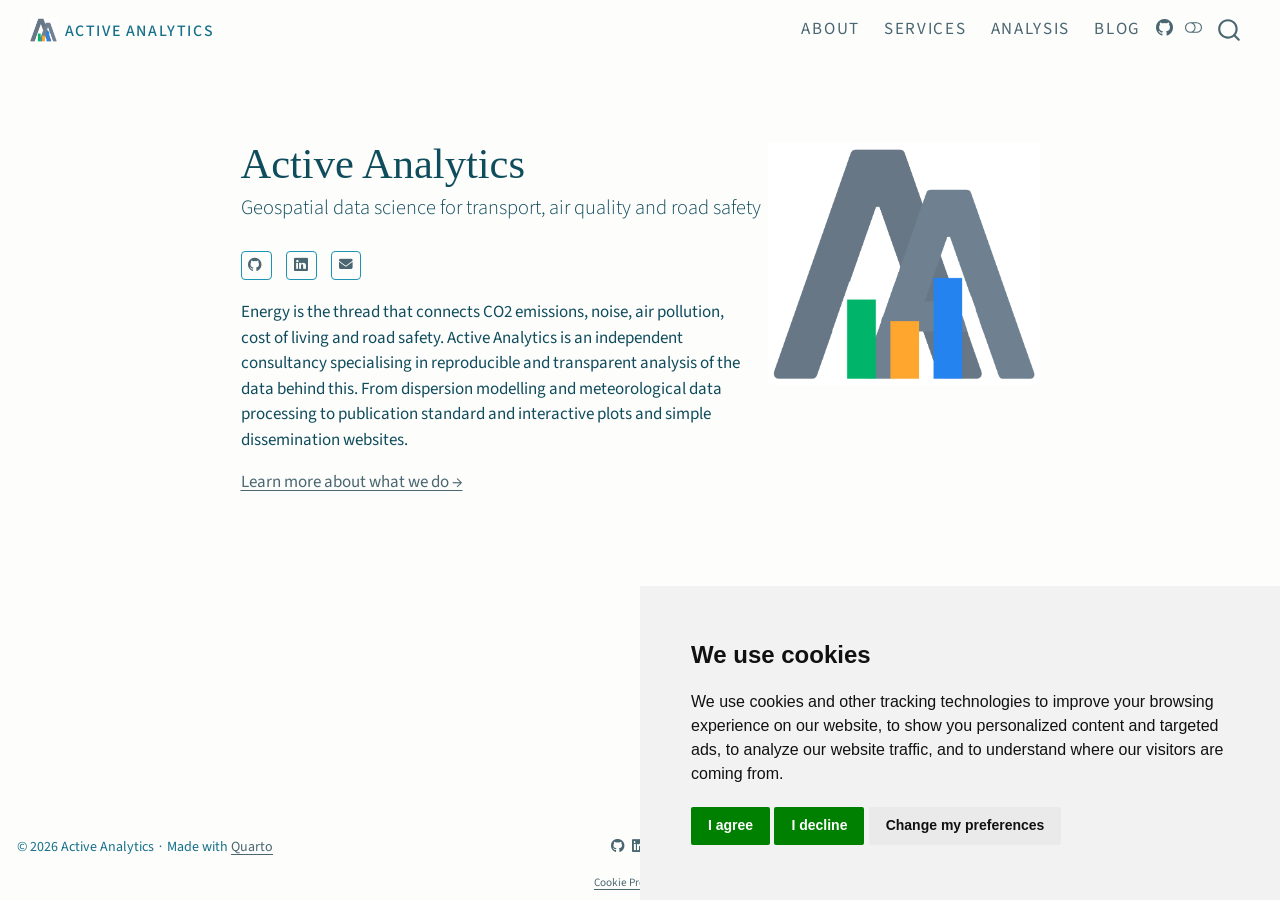
<file: index.html>
<!DOCTYPE html>
<html xmlns="http://www.w3.org/1999/xhtml" lang="en" xml:lang="en"><head>

<meta charset="utf-8">
<meta name="generator" content="quarto-1.8.25">

<meta name="viewport" content="width=device-width, initial-scale=1.0, user-scalable=yes">


<title>Active Analytics</title>
<style>
code{white-space: pre-wrap;}
span.smallcaps{font-variant: small-caps;}
div.columns{display: flex; gap: min(4vw, 1.5em);}
div.column{flex: auto; overflow-x: auto;}
div.hanging-indent{margin-left: 1.5em; text-indent: -1.5em;}
ul.task-list{list-style: none;}
ul.task-list li input[type="checkbox"] {
  width: 0.8em;
  margin: 0 0.8em 0.2em -1em; /* quarto-specific, see https://github.com/quarto-dev/quarto-cli/issues/4556 */ 
  vertical-align: middle;
}
</style>


<script src="site_libs/quarto-nav/quarto-nav.js"></script>
<script src="site_libs/quarto-nav/headroom.min.js"></script>
<script src="site_libs/clipboard/clipboard.min.js"></script>
<script src="site_libs/quarto-search/autocomplete.umd.js"></script>
<script src="site_libs/quarto-search/fuse.min.js"></script>
<script src="site_libs/quarto-search/quarto-search.js"></script>
<meta name="quarto:offset" content="./">
<link href="./media/logo_light.png" rel="icon" type="image/png">
<script src="site_libs/cookie-consent/cookie-consent.js"></script>
<link href="site_libs/cookie-consent/cookie-consent.css" rel="stylesheet">
<script src="site_libs/quarto-html/quarto.js" type="module"></script>
<script src="site_libs/quarto-html/tabsets/tabsets.js" type="module"></script>
<script src="site_libs/quarto-html/axe/axe-check.js" type="module"></script>
<script src="site_libs/quarto-html/popper.min.js"></script>
<script src="site_libs/quarto-html/tippy.umd.min.js"></script>
<link href="site_libs/quarto-html/tippy.css" rel="stylesheet">
<link href="site_libs/quarto-html/quarto-syntax-highlighting-4f0e06b242da9f6f8ffe3bf4e2601da9.css" rel="stylesheet" class="quarto-color-scheme" id="quarto-text-highlighting-styles">
<link href="site_libs/quarto-html/quarto-syntax-highlighting-dark-694885d6bfe1f8d3a02d1ab809d7d0f1.css" rel="stylesheet" class="quarto-color-scheme quarto-color-alternate" id="quarto-text-highlighting-styles">
<link href="site_libs/quarto-html/quarto-syntax-highlighting-4f0e06b242da9f6f8ffe3bf4e2601da9.css" rel="stylesheet" class="quarto-color-scheme-extra" id="quarto-text-highlighting-styles">
<script src="site_libs/bootstrap/bootstrap.min.js"></script>
<link href="site_libs/bootstrap/bootstrap-icons.css" rel="stylesheet">
<link href="site_libs/bootstrap/bootstrap-0e6acac34d0bfa602243c1bfdc23cebd.min.css" rel="stylesheet" append-hash="true" class="quarto-color-scheme" id="quarto-bootstrap" data-mode="light">
<link href="site_libs/bootstrap/bootstrap-dark-3cb31aeb86e52de0964b6e3a5490128e.min.css" rel="stylesheet" append-hash="true" class="quarto-color-scheme quarto-color-alternate" id="quarto-bootstrap" data-mode="dark">
<link href="site_libs/bootstrap/bootstrap-0e6acac34d0bfa602243c1bfdc23cebd.min.css" rel="stylesheet" append-hash="true" class="quarto-color-scheme-extra" id="quarto-bootstrap" data-mode="light">
<link href="site_libs/quarto-contrib/fontawesome6-1.2.0/all.min.css" rel="stylesheet">
<link href="site_libs/quarto-contrib/fontawesome6-1.2.0/latex-fontsize.css" rel="stylesheet">
<script id="quarto-search-options" type="application/json">{
  "location": "navbar",
  "copy-button": false,
  "collapse-after": 3,
  "panel-placement": "end",
  "type": "overlay",
  "limit": 50,
  "keyboard-shortcut": [
    "f",
    "/",
    "s"
  ],
  "show-item-context": false,
  "language": {
    "search-no-results-text": "No results",
    "search-matching-documents-text": "matching documents",
    "search-copy-link-title": "Copy link to search",
    "search-hide-matches-text": "Hide additional matches",
    "search-more-match-text": "more match in this document",
    "search-more-matches-text": "more matches in this document",
    "search-clear-button-title": "Clear",
    "search-text-placeholder": "",
    "search-detached-cancel-button-title": "Cancel",
    "search-submit-button-title": "Submit",
    "search-label": "Search"
  }
}</script>
<script async="" src="https://www.googletagmanager.com/gtag/js?id=G-9ZCEHK2WJV"></script>

<script type="text/plain" cookie-consent="tracking">

window.dataLayer = window.dataLayer || [];
function gtag(){dataLayer.push(arguments);}
gtag('js', new Date());
gtag('config', 'G-9ZCEHK2WJV', { 'anonymize_ip': true});
</script>

<script type="text/javascript" charset="UTF-8">
document.addEventListener('DOMContentLoaded', function () {
cookieconsent.run({
  "notice_banner_type":"simple",
  "consent_type":"express",
  "palette":"light",
  "language":"en",
  "page_load_consent_levels":["strictly-necessary"],
  "notice_banner_reject_button_hide":false,
  "preferences_center_close_button_hide":false,
  "website_name":""
  ,
"language":"en"
  });
});
</script> 
  


</head>

<body class="nav-fixed fullcontent quarto-light"><script id="quarto-html-before-body" type="application/javascript">
    const toggleBodyColorMode = (bsSheetEl) => {
      const mode = bsSheetEl.getAttribute("data-mode");
      const bodyEl = window.document.querySelector("body");
      if (mode === "dark") {
        bodyEl.classList.add("quarto-dark");
        bodyEl.classList.remove("quarto-light");
      } else {
        bodyEl.classList.add("quarto-light");
        bodyEl.classList.remove("quarto-dark");
      }
    }
    const toggleBodyColorPrimary = () => {
      const bsSheetEl = window.document.querySelector("link#quarto-bootstrap:not([rel=disabled-stylesheet])");
      if (bsSheetEl) {
        toggleBodyColorMode(bsSheetEl);
      }
    }
    const setColorSchemeToggle = (alternate) => {
      const toggles = window.document.querySelectorAll('.quarto-color-scheme-toggle');
      for (let i=0; i < toggles.length; i++) {
        const toggle = toggles[i];
        if (toggle) {
          if (alternate) {
            toggle.classList.add("alternate");
          } else {
            toggle.classList.remove("alternate");
          }
        }
      }
    };
    const toggleColorMode = (alternate) => {
      // Switch the stylesheets
      const primaryStylesheets = window.document.querySelectorAll('link.quarto-color-scheme:not(.quarto-color-alternate)');
      const alternateStylesheets = window.document.querySelectorAll('link.quarto-color-scheme.quarto-color-alternate');
      manageTransitions('#quarto-margin-sidebar .nav-link', false);
      if (alternate) {
        // note: dark is layered on light, we don't disable primary!
        enableStylesheet(alternateStylesheets);
        for (const sheetNode of alternateStylesheets) {
          if (sheetNode.id === "quarto-bootstrap") {
            toggleBodyColorMode(sheetNode);
          }
        }
      } else {
        disableStylesheet(alternateStylesheets);
        enableStylesheet(primaryStylesheets)
        toggleBodyColorPrimary();
      }
      manageTransitions('#quarto-margin-sidebar .nav-link', true);
      // Switch the toggles
      setColorSchemeToggle(alternate)
      // Hack to workaround the fact that safari doesn't
      // properly recolor the scrollbar when toggling (#1455)
      if (navigator.userAgent.indexOf('Safari') > 0 && navigator.userAgent.indexOf('Chrome') == -1) {
        manageTransitions("body", false);
        window.scrollTo(0, 1);
        setTimeout(() => {
          window.scrollTo(0, 0);
          manageTransitions("body", true);
        }, 40);
      }
    }
    const disableStylesheet = (stylesheets) => {
      for (let i=0; i < stylesheets.length; i++) {
        const stylesheet = stylesheets[i];
        stylesheet.rel = 'disabled-stylesheet';
      }
    }
    const enableStylesheet = (stylesheets) => {
      for (let i=0; i < stylesheets.length; i++) {
        const stylesheet = stylesheets[i];
        if(stylesheet.rel !== 'stylesheet') { // for Chrome, which will still FOUC without this check
          stylesheet.rel = 'stylesheet';
        }
      }
    }
    const manageTransitions = (selector, allowTransitions) => {
      const els = window.document.querySelectorAll(selector);
      for (let i=0; i < els.length; i++) {
        const el = els[i];
        if (allowTransitions) {
          el.classList.remove('notransition');
        } else {
          el.classList.add('notransition');
        }
      }
    }
    const isFileUrl = () => {
      return window.location.protocol === 'file:';
    }
    const hasAlternateSentinel = () => {
      let styleSentinel = getColorSchemeSentinel();
      if (styleSentinel !== null) {
        return styleSentinel === "alternate";
      } else {
        return false;
      }
    }
    const setStyleSentinel = (alternate) => {
      const value = alternate ? "alternate" : "default";
      if (!isFileUrl()) {
        window.localStorage.setItem("quarto-color-scheme", value);
      } else {
        localAlternateSentinel = value;
      }
    }
    const getColorSchemeSentinel = () => {
      if (!isFileUrl()) {
        const storageValue = window.localStorage.getItem("quarto-color-scheme");
        return storageValue != null ? storageValue : localAlternateSentinel;
      } else {
        return localAlternateSentinel;
      }
    }
    const toggleGiscusIfUsed = (isAlternate, darkModeDefault) => {
      const baseTheme = document.querySelector('#giscus-base-theme')?.value ?? 'light';
      const alternateTheme = document.querySelector('#giscus-alt-theme')?.value ?? 'dark';
      let newTheme = '';
      if(authorPrefersDark) {
        newTheme = isAlternate ? baseTheme : alternateTheme;
      } else {
        newTheme = isAlternate ? alternateTheme : baseTheme;
      }
      const changeGiscusTheme = () => {
        // From: https://github.com/giscus/giscus/issues/336
        const sendMessage = (message) => {
          const iframe = document.querySelector('iframe.giscus-frame');
          if (!iframe) return;
          iframe.contentWindow.postMessage({ giscus: message }, 'https://giscus.app');
        }
        sendMessage({
          setConfig: {
            theme: newTheme
          }
        });
      }
      const isGiscussLoaded = window.document.querySelector('iframe.giscus-frame') !== null;
      if (isGiscussLoaded) {
        changeGiscusTheme();
      }
    };
    const authorPrefersDark = false;
    const darkModeDefault = authorPrefersDark;
      document.querySelector('link#quarto-text-highlighting-styles.quarto-color-scheme-extra').rel = 'disabled-stylesheet';
      document.querySelector('link#quarto-bootstrap.quarto-color-scheme-extra').rel = 'disabled-stylesheet';
    let localAlternateSentinel = darkModeDefault ? 'alternate' : 'default';
    // Dark / light mode switch
    window.quartoToggleColorScheme = () => {
      // Read the current dark / light value
      let toAlternate = !hasAlternateSentinel();
      toggleColorMode(toAlternate);
      setStyleSentinel(toAlternate);
      toggleGiscusIfUsed(toAlternate, darkModeDefault);
      window.dispatchEvent(new Event('resize'));
    };
    // Switch to dark mode if need be
    if (hasAlternateSentinel()) {
      toggleColorMode(true);
    } else {
      toggleColorMode(false);
    }
  </script>

<div id="quarto-search-results"></div>
  <header id="quarto-header" class="headroom fixed-top">
    <nav class="navbar navbar-expand-lg " data-bs-theme="dark">
      <div class="navbar-container container-fluid">
      <div class="navbar-brand-container mx-auto">
    <a href="./index.html" class="navbar-brand navbar-brand-logo">
    <img src="./media/logo_light.png" alt="" class="navbar-logo light-content">
    <img src="./media/logo_light.png" alt="" class="navbar-logo dark-content">
    </a>
    <a class="navbar-brand" href="./index.html">
    <span class="navbar-title">Active Analytics</span>
    </a>
  </div>
            <div id="quarto-search" class="" title="Search"></div>
          <button class="navbar-toggler" type="button" data-bs-toggle="collapse" data-bs-target="#navbarCollapse" aria-controls="navbarCollapse" role="menu" aria-expanded="false" aria-label="Toggle navigation" onclick="if (window.quartoToggleHeadroom) { window.quartoToggleHeadroom(); }">
  <span class="navbar-toggler-icon"></span>
</button>
          <div class="collapse navbar-collapse" id="navbarCollapse">
            <ul class="navbar-nav navbar-nav-scroll ms-auto">
  <li class="nav-item">
    <a class="nav-link" href="./about.html"> 
<span class="menu-text">About</span></a>
  </li>  
  <li class="nav-item">
    <a class="nav-link" href="./services/index.html"> 
<span class="menu-text">Services</span></a>
  </li>  
  <li class="nav-item">
    <a class="nav-link" href="./portfolio/index.html"> 
<span class="menu-text">Analysis</span></a>
  </li>  
  <li class="nav-item">
    <a class="nav-link" href="./blog/index.html"> 
<span class="menu-text">Blog</span></a>
  </li>  
</ul>
          </div> <!-- /navcollapse -->
            <div class="quarto-navbar-tools">
    <a href="https://github.com/activeanalytics-nl" title="" class="quarto-navigation-tool px-1" aria-label=""><i class="bi bi-github"></i></a>
  <a href="" class="quarto-color-scheme-toggle quarto-navigation-tool  px-1" onclick="window.quartoToggleColorScheme(); return false;" title="Toggle dark mode"><i class="bi"></i></a>
</div>
      </div> <!-- /container-fluid -->
    </nav>
</header>
<!-- content -->
<div id="quarto-content" class="quarto-container page-columns page-rows-contents page-layout-article page-navbar">
<!-- sidebar -->
<!-- margin-sidebar -->
    
<!-- main -->
<main class="content page-columns page-full" id="quarto-document-content">





<div class="quarto-about-solana column-body">
  <div class="about-entity">
    <div class="entity-contents">
      <header id="title-block-header" class="quarto-title-block default">
<div class="quarto-title">
<h1 class="title">Active Analytics</h1>
<p class="subtitle lead">Geospatial data science for transport, air quality and road safety</p>
</div>
<div class="quarto-title-meta">
  </div>
</header> <div class="about-links">
  <a href="https://github.com/activeanalytics-nl" class="about-link" rel="" target="">
    <i class="bi bi-github"></i>
     <span class="about-link-text"></span>
  </a>
  <a href="https://linkedin.com/company/activeanalytics" class="about-link" rel="" target="">
    <i class="bi bi-linkedin"></i>
     <span class="about-link-text"></span>
  </a>
  <a href="/contact.html" class="about-link" rel="" target="">
     <span class="about-link-text"><i class="fa-solid fa-envelope" aria-label="envelope"></i></span>
  </a>
</div>
      <div class="about-contents"><div id="hero-heading">
<p>Energy is the thread that connects CO2 emissions, noise, air pollution, cost of living and road safety. Active Analytics is an independent consultancy specialising in reproducible and transparent analysis of the data behind this. From dispersion modelling and meteorological data processing to publication standard and interactive plots and simple dissemination websites.</p>
<p><a href="./services/index.html">Learn more about what we do →</a></p>
</div></div>
    </div>
    <img src="media/logo_light.png" alt="Active Analytics logo" class="about-image
  rounded " style="width: 16em;">
  </div>
</div>





<a onclick="window.scrollTo(0, 0); return false;" role="button" id="quarto-back-to-top"><i class="bi bi-arrow-up"></i> Back to top</a></main> <!-- /main -->
<script id="quarto-html-after-body" type="application/javascript">
  window.document.addEventListener("DOMContentLoaded", function (event) {
    // Ensure there is a toggle, if there isn't float one in the top right
    if (window.document.querySelector('.quarto-color-scheme-toggle') === null) {
      const a = window.document.createElement('a');
      a.classList.add('top-right');
      a.classList.add('quarto-color-scheme-toggle');
      a.href = "";
      a.onclick = function() { try { window.quartoToggleColorScheme(); } catch {} return false; };
      const i = window.document.createElement("i");
      i.classList.add('bi');
      a.appendChild(i);
      window.document.body.appendChild(a);
    }
    setColorSchemeToggle(hasAlternateSentinel())
    const isCodeAnnotation = (el) => {
      for (const clz of el.classList) {
        if (clz.startsWith('code-annotation-')) {                     
          return true;
        }
      }
      return false;
    }
    const onCopySuccess = function(e) {
      // button target
      const button = e.trigger;
      // don't keep focus
      button.blur();
      // flash "checked"
      button.classList.add('code-copy-button-checked');
      var currentTitle = button.getAttribute("title");
      button.setAttribute("title", "Copied!");
      let tooltip;
      if (window.bootstrap) {
        button.setAttribute("data-bs-toggle", "tooltip");
        button.setAttribute("data-bs-placement", "left");
        button.setAttribute("data-bs-title", "Copied!");
        tooltip = new bootstrap.Tooltip(button, 
          { trigger: "manual", 
            customClass: "code-copy-button-tooltip",
            offset: [0, -8]});
        tooltip.show();    
      }
      setTimeout(function() {
        if (tooltip) {
          tooltip.hide();
          button.removeAttribute("data-bs-title");
          button.removeAttribute("data-bs-toggle");
          button.removeAttribute("data-bs-placement");
        }
        button.setAttribute("title", currentTitle);
        button.classList.remove('code-copy-button-checked');
      }, 1000);
      // clear code selection
      e.clearSelection();
    }
    const getTextToCopy = function(trigger) {
      const outerScaffold = trigger.parentElement.cloneNode(true);
      const codeEl = outerScaffold.querySelector('code');
      for (const childEl of codeEl.children) {
        if (isCodeAnnotation(childEl)) {
          childEl.remove();
        }
      }
      return codeEl.innerText;
    }
    const clipboard = new window.ClipboardJS('.code-copy-button:not([data-in-quarto-modal])', {
      text: getTextToCopy
    });
    clipboard.on('success', onCopySuccess);
    if (window.document.getElementById('quarto-embedded-source-code-modal')) {
      const clipboardModal = new window.ClipboardJS('.code-copy-button[data-in-quarto-modal]', {
        text: getTextToCopy,
        container: window.document.getElementById('quarto-embedded-source-code-modal')
      });
      clipboardModal.on('success', onCopySuccess);
    }
      var localhostRegex = new RegExp(/^(?:http|https):\/\/localhost\:?[0-9]*\//);
      var mailtoRegex = new RegExp(/^mailto:/);
        var filterRegex = new RegExp("https:\/\/activeanalytics\.nl");
      var isInternal = (href) => {
          return filterRegex.test(href) || localhostRegex.test(href) || mailtoRegex.test(href);
      }
      // Inspect non-navigation links and adorn them if external
     var links = window.document.querySelectorAll('a[href]:not(.nav-link):not(.navbar-brand):not(.toc-action):not(.sidebar-link):not(.sidebar-item-toggle):not(.pagination-link):not(.no-external):not([aria-hidden]):not(.dropdown-item):not(.quarto-navigation-tool):not(.about-link)');
      for (var i=0; i<links.length; i++) {
        const link = links[i];
        if (!isInternal(link.href)) {
          // undo the damage that might have been done by quarto-nav.js in the case of
          // links that we want to consider external
          if (link.dataset.originalHref !== undefined) {
            link.href = link.dataset.originalHref;
          }
        }
      }
    function tippyHover(el, contentFn, onTriggerFn, onUntriggerFn) {
      const config = {
        allowHTML: true,
        maxWidth: 500,
        delay: 100,
        arrow: false,
        appendTo: function(el) {
            return el.parentElement;
        },
        interactive: true,
        interactiveBorder: 10,
        theme: 'quarto',
        placement: 'bottom-start',
      };
      if (contentFn) {
        config.content = contentFn;
      }
      if (onTriggerFn) {
        config.onTrigger = onTriggerFn;
      }
      if (onUntriggerFn) {
        config.onUntrigger = onUntriggerFn;
      }
      window.tippy(el, config); 
    }
    const noterefs = window.document.querySelectorAll('a[role="doc-noteref"]');
    for (var i=0; i<noterefs.length; i++) {
      const ref = noterefs[i];
      tippyHover(ref, function() {
        // use id or data attribute instead here
        let href = ref.getAttribute('data-footnote-href') || ref.getAttribute('href');
        try { href = new URL(href).hash; } catch {}
        const id = href.replace(/^#\/?/, "");
        const note = window.document.getElementById(id);
        if (note) {
          return note.innerHTML;
        } else {
          return "";
        }
      });
    }
    const xrefs = window.document.querySelectorAll('a.quarto-xref');
    const processXRef = (id, note) => {
      // Strip column container classes
      const stripColumnClz = (el) => {
        el.classList.remove("page-full", "page-columns");
        if (el.children) {
          for (const child of el.children) {
            stripColumnClz(child);
          }
        }
      }
      stripColumnClz(note)
      if (id === null || id.startsWith('sec-')) {
        // Special case sections, only their first couple elements
        const container = document.createElement("div");
        if (note.children && note.children.length > 2) {
          container.appendChild(note.children[0].cloneNode(true));
          for (let i = 1; i < note.children.length; i++) {
            const child = note.children[i];
            if (child.tagName === "P" && child.innerText === "") {
              continue;
            } else {
              container.appendChild(child.cloneNode(true));
              break;
            }
          }
          if (window.Quarto?.typesetMath) {
            window.Quarto.typesetMath(container);
          }
          return container.innerHTML
        } else {
          if (window.Quarto?.typesetMath) {
            window.Quarto.typesetMath(note);
          }
          return note.innerHTML;
        }
      } else {
        // Remove any anchor links if they are present
        const anchorLink = note.querySelector('a.anchorjs-link');
        if (anchorLink) {
          anchorLink.remove();
        }
        if (window.Quarto?.typesetMath) {
          window.Quarto.typesetMath(note);
        }
        if (note.classList.contains("callout")) {
          return note.outerHTML;
        } else {
          return note.innerHTML;
        }
      }
    }
    for (var i=0; i<xrefs.length; i++) {
      const xref = xrefs[i];
      tippyHover(xref, undefined, function(instance) {
        instance.disable();
        let url = xref.getAttribute('href');
        let hash = undefined; 
        if (url.startsWith('#')) {
          hash = url;
        } else {
          try { hash = new URL(url).hash; } catch {}
        }
        if (hash) {
          const id = hash.replace(/^#\/?/, "");
          const note = window.document.getElementById(id);
          if (note !== null) {
            try {
              const html = processXRef(id, note.cloneNode(true));
              instance.setContent(html);
            } finally {
              instance.enable();
              instance.show();
            }
          } else {
            // See if we can fetch this
            fetch(url.split('#')[0])
            .then(res => res.text())
            .then(html => {
              const parser = new DOMParser();
              const htmlDoc = parser.parseFromString(html, "text/html");
              const note = htmlDoc.getElementById(id);
              if (note !== null) {
                const html = processXRef(id, note);
                instance.setContent(html);
              } 
            }).finally(() => {
              instance.enable();
              instance.show();
            });
          }
        } else {
          // See if we can fetch a full url (with no hash to target)
          // This is a special case and we should probably do some content thinning / targeting
          fetch(url)
          .then(res => res.text())
          .then(html => {
            const parser = new DOMParser();
            const htmlDoc = parser.parseFromString(html, "text/html");
            const note = htmlDoc.querySelector('main.content');
            if (note !== null) {
              // This should only happen for chapter cross references
              // (since there is no id in the URL)
              // remove the first header
              if (note.children.length > 0 && note.children[0].tagName === "HEADER") {
                note.children[0].remove();
              }
              const html = processXRef(null, note);
              instance.setContent(html);
            } 
          }).finally(() => {
            instance.enable();
            instance.show();
          });
        }
      }, function(instance) {
      });
    }
        let selectedAnnoteEl;
        const selectorForAnnotation = ( cell, annotation) => {
          let cellAttr = 'data-code-cell="' + cell + '"';
          let lineAttr = 'data-code-annotation="' +  annotation + '"';
          const selector = 'span[' + cellAttr + '][' + lineAttr + ']';
          return selector;
        }
        const selectCodeLines = (annoteEl) => {
          const doc = window.document;
          const targetCell = annoteEl.getAttribute("data-target-cell");
          const targetAnnotation = annoteEl.getAttribute("data-target-annotation");
          const annoteSpan = window.document.querySelector(selectorForAnnotation(targetCell, targetAnnotation));
          const lines = annoteSpan.getAttribute("data-code-lines").split(",");
          const lineIds = lines.map((line) => {
            return targetCell + "-" + line;
          })
          let top = null;
          let height = null;
          let parent = null;
          if (lineIds.length > 0) {
              //compute the position of the single el (top and bottom and make a div)
              const el = window.document.getElementById(lineIds[0]);
              top = el.offsetTop;
              height = el.offsetHeight;
              parent = el.parentElement.parentElement;
            if (lineIds.length > 1) {
              const lastEl = window.document.getElementById(lineIds[lineIds.length - 1]);
              const bottom = lastEl.offsetTop + lastEl.offsetHeight;
              height = bottom - top;
            }
            if (top !== null && height !== null && parent !== null) {
              // cook up a div (if necessary) and position it 
              let div = window.document.getElementById("code-annotation-line-highlight");
              if (div === null) {
                div = window.document.createElement("div");
                div.setAttribute("id", "code-annotation-line-highlight");
                div.style.position = 'absolute';
                parent.appendChild(div);
              }
              div.style.top = top - 2 + "px";
              div.style.height = height + 4 + "px";
              div.style.left = 0;
              let gutterDiv = window.document.getElementById("code-annotation-line-highlight-gutter");
              if (gutterDiv === null) {
                gutterDiv = window.document.createElement("div");
                gutterDiv.setAttribute("id", "code-annotation-line-highlight-gutter");
                gutterDiv.style.position = 'absolute';
                const codeCell = window.document.getElementById(targetCell);
                const gutter = codeCell.querySelector('.code-annotation-gutter');
                gutter.appendChild(gutterDiv);
              }
              gutterDiv.style.top = top - 2 + "px";
              gutterDiv.style.height = height + 4 + "px";
            }
            selectedAnnoteEl = annoteEl;
          }
        };
        const unselectCodeLines = () => {
          const elementsIds = ["code-annotation-line-highlight", "code-annotation-line-highlight-gutter"];
          elementsIds.forEach((elId) => {
            const div = window.document.getElementById(elId);
            if (div) {
              div.remove();
            }
          });
          selectedAnnoteEl = undefined;
        };
          // Handle positioning of the toggle
      window.addEventListener(
        "resize",
        throttle(() => {
          elRect = undefined;
          if (selectedAnnoteEl) {
            selectCodeLines(selectedAnnoteEl);
          }
        }, 10)
      );
      function throttle(fn, ms) {
      let throttle = false;
      let timer;
        return (...args) => {
          if(!throttle) { // first call gets through
              fn.apply(this, args);
              throttle = true;
          } else { // all the others get throttled
              if(timer) clearTimeout(timer); // cancel #2
              timer = setTimeout(() => {
                fn.apply(this, args);
                timer = throttle = false;
              }, ms);
          }
        };
      }
        // Attach click handler to the DT
        const annoteDls = window.document.querySelectorAll('dt[data-target-cell]');
        for (const annoteDlNode of annoteDls) {
          annoteDlNode.addEventListener('click', (event) => {
            const clickedEl = event.target;
            if (clickedEl !== selectedAnnoteEl) {
              unselectCodeLines();
              const activeEl = window.document.querySelector('dt[data-target-cell].code-annotation-active');
              if (activeEl) {
                activeEl.classList.remove('code-annotation-active');
              }
              selectCodeLines(clickedEl);
              clickedEl.classList.add('code-annotation-active');
            } else {
              // Unselect the line
              unselectCodeLines();
              clickedEl.classList.remove('code-annotation-active');
            }
          });
        }
    const findCites = (el) => {
      const parentEl = el.parentElement;
      if (parentEl) {
        const cites = parentEl.dataset.cites;
        if (cites) {
          return {
            el,
            cites: cites.split(' ')
          };
        } else {
          return findCites(el.parentElement)
        }
      } else {
        return undefined;
      }
    };
    var bibliorefs = window.document.querySelectorAll('a[role="doc-biblioref"]');
    for (var i=0; i<bibliorefs.length; i++) {
      const ref = bibliorefs[i];
      const citeInfo = findCites(ref);
      if (citeInfo) {
        tippyHover(citeInfo.el, function() {
          var popup = window.document.createElement('div');
          citeInfo.cites.forEach(function(cite) {
            var citeDiv = window.document.createElement('div');
            citeDiv.classList.add('hanging-indent');
            citeDiv.classList.add('csl-entry');
            var biblioDiv = window.document.getElementById('ref-' + cite);
            if (biblioDiv) {
              citeDiv.innerHTML = biblioDiv.innerHTML;
            }
            popup.appendChild(citeDiv);
          });
          return popup.innerHTML;
        });
      }
    }
  });
  </script>
</div> <!-- /content -->
<footer class="footer">
  <div class="nav-footer">
    <div class="nav-footer-left">
<p>© 2026 Active Analytics ∙ Made with <a href="https://quarto.org">Quarto</a></p>
</div>   
    <div class="nav-footer-center">
<p><a class="link-dark me-1" href="https://github.com/activeanalytics-nl" title="GitHub" target="_blank" rel="noopener"><i class="fa-brands fa-github" aria-label="github"></i></a> <a class="link-dark me-1" href="https://linkedin.com/company/activeanalytics" title="LinkedIn" target="_blank" rel="noopener"><i class="fa-brands fa-linkedin" aria-label="linkedin"></i></a> <a class="link-dark me-1" href="contact.html" title="Email"><i class="fa-solid fa-envelope" aria-label="envelope"></i></a></p>
<div class="cookie-consent-footer"><a href="#" id="open_preferences_center">Cookie Preferences</a></div></div>
    <div class="nav-footer-right">
      <ul class="footer-items list-unstyled">
    <li class="nav-item compact">
    <a class="nav-link" href="./blog/index.xml">
      <i class="bi bi-rss" role="img">
</i> 
    </a>
  </li>  
</ul>
    </div>
  </div>
</footer>




</body></html>
</file>
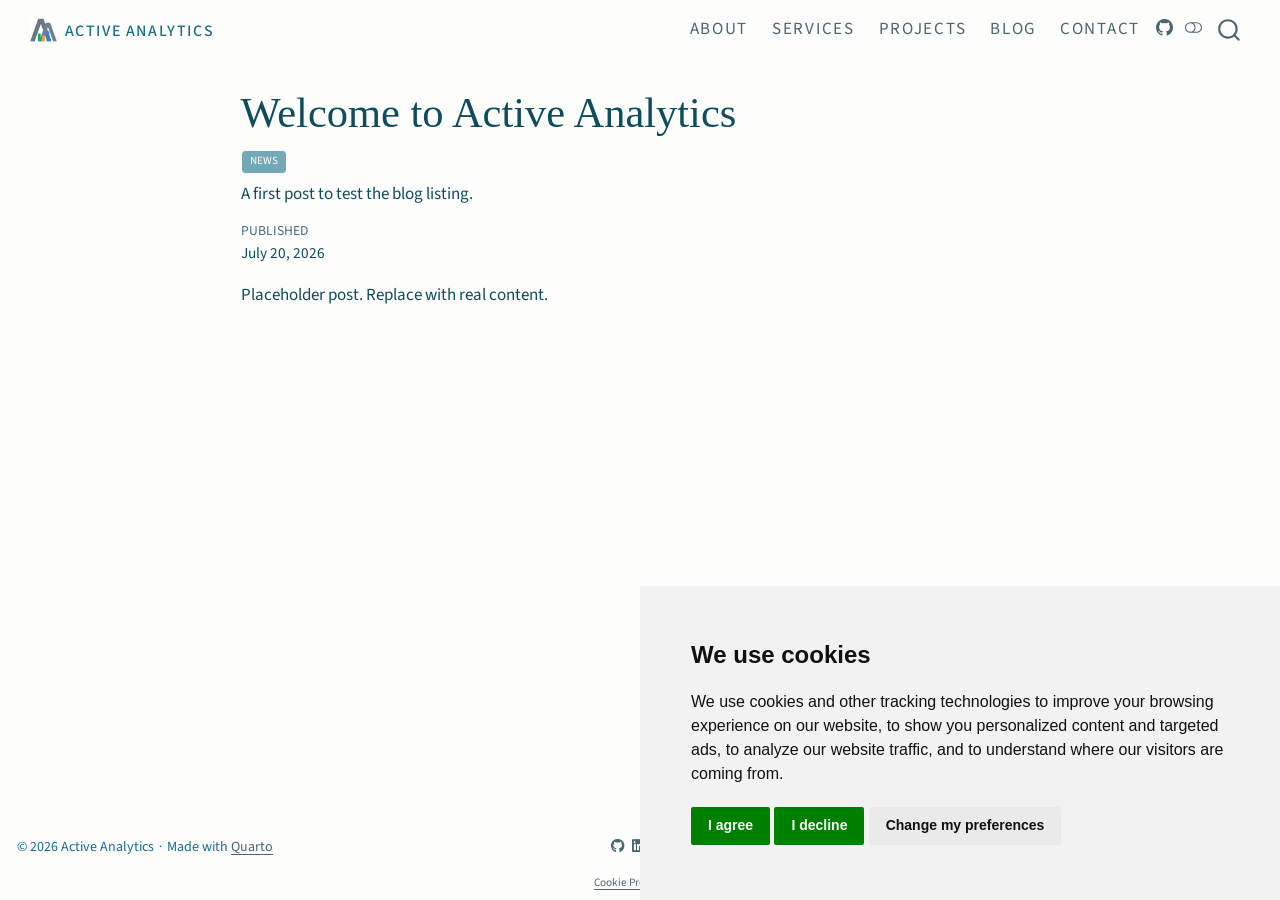
<file: blog/2026-07-20-welcome/index.html>
<!DOCTYPE html>
<html xmlns="http://www.w3.org/1999/xhtml" lang="en" xml:lang="en"><head>

<meta charset="utf-8">
<meta name="generator" content="quarto-1.8.25">

<meta name="viewport" content="width=device-width, initial-scale=1.0, user-scalable=yes">

<meta name="dcterms.date" content="2026-07-20">
<meta name="description" content="A first post to test the blog listing.">

<title>Welcome to Active Analytics – Active Analytics</title>
<style>
code{white-space: pre-wrap;}
span.smallcaps{font-variant: small-caps;}
div.columns{display: flex; gap: min(4vw, 1.5em);}
div.column{flex: auto; overflow-x: auto;}
div.hanging-indent{margin-left: 1.5em; text-indent: -1.5em;}
ul.task-list{list-style: none;}
ul.task-list li input[type="checkbox"] {
  width: 0.8em;
  margin: 0 0.8em 0.2em -1em; /* quarto-specific, see https://github.com/quarto-dev/quarto-cli/issues/4556 */ 
  vertical-align: middle;
}
</style>


<script src="../../site_libs/quarto-nav/quarto-nav.js"></script>
<script src="../../site_libs/quarto-nav/headroom.min.js"></script>
<script src="../../site_libs/clipboard/clipboard.min.js"></script>
<script src="../../site_libs/quarto-search/autocomplete.umd.js"></script>
<script src="../../site_libs/quarto-search/fuse.min.js"></script>
<script src="../../site_libs/quarto-search/quarto-search.js"></script>
<meta name="quarto:offset" content="../../">
<link href="../../media/logo_light.png" rel="icon" type="image/png">
<script src="../../site_libs/cookie-consent/cookie-consent.js"></script>
<link href="../../site_libs/cookie-consent/cookie-consent.css" rel="stylesheet">
<script src="../../site_libs/quarto-html/quarto.js" type="module"></script>
<script src="../../site_libs/quarto-html/tabsets/tabsets.js" type="module"></script>
<script src="../../site_libs/quarto-html/axe/axe-check.js" type="module"></script>
<script src="../../site_libs/quarto-html/popper.min.js"></script>
<script src="../../site_libs/quarto-html/tippy.umd.min.js"></script>
<script src="../../site_libs/quarto-html/anchor.min.js"></script>
<link href="../../site_libs/quarto-html/tippy.css" rel="stylesheet">
<link href="../../site_libs/quarto-html/quarto-syntax-highlighting-4f0e06b242da9f6f8ffe3bf4e2601da9.css" rel="stylesheet" class="quarto-color-scheme" id="quarto-text-highlighting-styles">
<link href="../../site_libs/quarto-html/quarto-syntax-highlighting-dark-694885d6bfe1f8d3a02d1ab809d7d0f1.css" rel="stylesheet" class="quarto-color-scheme quarto-color-alternate" id="quarto-text-highlighting-styles">
<link href="../../site_libs/quarto-html/quarto-syntax-highlighting-4f0e06b242da9f6f8ffe3bf4e2601da9.css" rel="stylesheet" class="quarto-color-scheme-extra" id="quarto-text-highlighting-styles">
<script src="../../site_libs/bootstrap/bootstrap.min.js"></script>
<link href="../../site_libs/bootstrap/bootstrap-icons.css" rel="stylesheet">
<link href="../../site_libs/bootstrap/bootstrap-0e6acac34d0bfa602243c1bfdc23cebd.min.css" rel="stylesheet" append-hash="true" class="quarto-color-scheme" id="quarto-bootstrap" data-mode="light">
<link href="../../site_libs/bootstrap/bootstrap-dark-3cb31aeb86e52de0964b6e3a5490128e.min.css" rel="stylesheet" append-hash="true" class="quarto-color-scheme quarto-color-alternate" id="quarto-bootstrap" data-mode="dark">
<link href="../../site_libs/bootstrap/bootstrap-0e6acac34d0bfa602243c1bfdc23cebd.min.css" rel="stylesheet" append-hash="true" class="quarto-color-scheme-extra" id="quarto-bootstrap" data-mode="light">
<link href="../../site_libs/quarto-contrib/fontawesome6-1.2.0/all.min.css" rel="stylesheet">
<link href="../../site_libs/quarto-contrib/fontawesome6-1.2.0/latex-fontsize.css" rel="stylesheet">
<script id="quarto-search-options" type="application/json">{
  "location": "navbar",
  "copy-button": false,
  "collapse-after": 3,
  "panel-placement": "end",
  "type": "overlay",
  "limit": 50,
  "keyboard-shortcut": [
    "f",
    "/",
    "s"
  ],
  "show-item-context": false,
  "language": {
    "search-no-results-text": "No results",
    "search-matching-documents-text": "matching documents",
    "search-copy-link-title": "Copy link to search",
    "search-hide-matches-text": "Hide additional matches",
    "search-more-match-text": "more match in this document",
    "search-more-matches-text": "more matches in this document",
    "search-clear-button-title": "Clear",
    "search-text-placeholder": "",
    "search-detached-cancel-button-title": "Cancel",
    "search-submit-button-title": "Submit",
    "search-label": "Search"
  }
}</script>
<script async="" src="https://www.googletagmanager.com/gtag/js?id=G-9ZCEHK2WJV"></script>

<script type="text/plain" cookie-consent="tracking">

window.dataLayer = window.dataLayer || [];
function gtag(){dataLayer.push(arguments);}
gtag('js', new Date());
gtag('config', 'G-9ZCEHK2WJV', { 'anonymize_ip': true});
</script>

<script type="text/javascript" charset="UTF-8">
document.addEventListener('DOMContentLoaded', function () {
cookieconsent.run({
  "notice_banner_type":"simple",
  "consent_type":"express",
  "palette":"light",
  "language":"en",
  "page_load_consent_levels":["strictly-necessary"],
  "notice_banner_reject_button_hide":false,
  "preferences_center_close_button_hide":false,
  "website_name":""
  ,
"language":"en"
  });
});
</script> 
  


</head>

<body class="nav-fixed fullcontent quarto-light"><script id="quarto-html-before-body" type="application/javascript">
    const toggleBodyColorMode = (bsSheetEl) => {
      const mode = bsSheetEl.getAttribute("data-mode");
      const bodyEl = window.document.querySelector("body");
      if (mode === "dark") {
        bodyEl.classList.add("quarto-dark");
        bodyEl.classList.remove("quarto-light");
      } else {
        bodyEl.classList.add("quarto-light");
        bodyEl.classList.remove("quarto-dark");
      }
    }
    const toggleBodyColorPrimary = () => {
      const bsSheetEl = window.document.querySelector("link#quarto-bootstrap:not([rel=disabled-stylesheet])");
      if (bsSheetEl) {
        toggleBodyColorMode(bsSheetEl);
      }
    }
    const setColorSchemeToggle = (alternate) => {
      const toggles = window.document.querySelectorAll('.quarto-color-scheme-toggle');
      for (let i=0; i < toggles.length; i++) {
        const toggle = toggles[i];
        if (toggle) {
          if (alternate) {
            toggle.classList.add("alternate");
          } else {
            toggle.classList.remove("alternate");
          }
        }
      }
    };
    const toggleColorMode = (alternate) => {
      // Switch the stylesheets
      const primaryStylesheets = window.document.querySelectorAll('link.quarto-color-scheme:not(.quarto-color-alternate)');
      const alternateStylesheets = window.document.querySelectorAll('link.quarto-color-scheme.quarto-color-alternate');
      manageTransitions('#quarto-margin-sidebar .nav-link', false);
      if (alternate) {
        // note: dark is layered on light, we don't disable primary!
        enableStylesheet(alternateStylesheets);
        for (const sheetNode of alternateStylesheets) {
          if (sheetNode.id === "quarto-bootstrap") {
            toggleBodyColorMode(sheetNode);
          }
        }
      } else {
        disableStylesheet(alternateStylesheets);
        enableStylesheet(primaryStylesheets)
        toggleBodyColorPrimary();
      }
      manageTransitions('#quarto-margin-sidebar .nav-link', true);
      // Switch the toggles
      setColorSchemeToggle(alternate)
      // Hack to workaround the fact that safari doesn't
      // properly recolor the scrollbar when toggling (#1455)
      if (navigator.userAgent.indexOf('Safari') > 0 && navigator.userAgent.indexOf('Chrome') == -1) {
        manageTransitions("body", false);
        window.scrollTo(0, 1);
        setTimeout(() => {
          window.scrollTo(0, 0);
          manageTransitions("body", true);
        }, 40);
      }
    }
    const disableStylesheet = (stylesheets) => {
      for (let i=0; i < stylesheets.length; i++) {
        const stylesheet = stylesheets[i];
        stylesheet.rel = 'disabled-stylesheet';
      }
    }
    const enableStylesheet = (stylesheets) => {
      for (let i=0; i < stylesheets.length; i++) {
        const stylesheet = stylesheets[i];
        if(stylesheet.rel !== 'stylesheet') { // for Chrome, which will still FOUC without this check
          stylesheet.rel = 'stylesheet';
        }
      }
    }
    const manageTransitions = (selector, allowTransitions) => {
      const els = window.document.querySelectorAll(selector);
      for (let i=0; i < els.length; i++) {
        const el = els[i];
        if (allowTransitions) {
          el.classList.remove('notransition');
        } else {
          el.classList.add('notransition');
        }
      }
    }
    const isFileUrl = () => {
      return window.location.protocol === 'file:';
    }
    const hasAlternateSentinel = () => {
      let styleSentinel = getColorSchemeSentinel();
      if (styleSentinel !== null) {
        return styleSentinel === "alternate";
      } else {
        return false;
      }
    }
    const setStyleSentinel = (alternate) => {
      const value = alternate ? "alternate" : "default";
      if (!isFileUrl()) {
        window.localStorage.setItem("quarto-color-scheme", value);
      } else {
        localAlternateSentinel = value;
      }
    }
    const getColorSchemeSentinel = () => {
      if (!isFileUrl()) {
        const storageValue = window.localStorage.getItem("quarto-color-scheme");
        return storageValue != null ? storageValue : localAlternateSentinel;
      } else {
        return localAlternateSentinel;
      }
    }
    const toggleGiscusIfUsed = (isAlternate, darkModeDefault) => {
      const baseTheme = document.querySelector('#giscus-base-theme')?.value ?? 'light';
      const alternateTheme = document.querySelector('#giscus-alt-theme')?.value ?? 'dark';
      let newTheme = '';
      if(authorPrefersDark) {
        newTheme = isAlternate ? baseTheme : alternateTheme;
      } else {
        newTheme = isAlternate ? alternateTheme : baseTheme;
      }
      const changeGiscusTheme = () => {
        // From: https://github.com/giscus/giscus/issues/336
        const sendMessage = (message) => {
          const iframe = document.querySelector('iframe.giscus-frame');
          if (!iframe) return;
          iframe.contentWindow.postMessage({ giscus: message }, 'https://giscus.app');
        }
        sendMessage({
          setConfig: {
            theme: newTheme
          }
        });
      }
      const isGiscussLoaded = window.document.querySelector('iframe.giscus-frame') !== null;
      if (isGiscussLoaded) {
        changeGiscusTheme();
      }
    };
    const authorPrefersDark = false;
    const darkModeDefault = authorPrefersDark;
      document.querySelector('link#quarto-text-highlighting-styles.quarto-color-scheme-extra').rel = 'disabled-stylesheet';
      document.querySelector('link#quarto-bootstrap.quarto-color-scheme-extra').rel = 'disabled-stylesheet';
    let localAlternateSentinel = darkModeDefault ? 'alternate' : 'default';
    // Dark / light mode switch
    window.quartoToggleColorScheme = () => {
      // Read the current dark / light value
      let toAlternate = !hasAlternateSentinel();
      toggleColorMode(toAlternate);
      setStyleSentinel(toAlternate);
      toggleGiscusIfUsed(toAlternate, darkModeDefault);
      window.dispatchEvent(new Event('resize'));
    };
    // Switch to dark mode if need be
    if (hasAlternateSentinel()) {
      toggleColorMode(true);
    } else {
      toggleColorMode(false);
    }
  </script>

<div id="quarto-search-results"></div>
  <header id="quarto-header" class="headroom fixed-top">
    <nav class="navbar navbar-expand-lg " data-bs-theme="dark">
      <div class="navbar-container container-fluid">
      <div class="navbar-brand-container mx-auto">
    <a href="../../index.html" class="navbar-brand navbar-brand-logo">
    <img src="../../media/logo_light.png" alt="" class="navbar-logo light-content">
    <img src="../../media/logo_light.png" alt="" class="navbar-logo dark-content">
    </a>
    <a class="navbar-brand" href="../../index.html">
    <span class="navbar-title">Active Analytics</span>
    </a>
  </div>
            <div id="quarto-search" class="" title="Search"></div>
          <button class="navbar-toggler" type="button" data-bs-toggle="collapse" data-bs-target="#navbarCollapse" aria-controls="navbarCollapse" role="menu" aria-expanded="false" aria-label="Toggle navigation" onclick="if (window.quartoToggleHeadroom) { window.quartoToggleHeadroom(); }">
  <span class="navbar-toggler-icon"></span>
</button>
          <div class="collapse navbar-collapse" id="navbarCollapse">
            <ul class="navbar-nav navbar-nav-scroll ms-auto">
  <li class="nav-item">
    <a class="nav-link" href="../../about.html"> 
<span class="menu-text">About</span></a>
  </li>  
  <li class="nav-item">
    <a class="nav-link" href="../../services.html"> 
<span class="menu-text">Services</span></a>
  </li>  
  <li class="nav-item">
    <a class="nav-link" href="../../projects/index.html"> 
<span class="menu-text">Projects</span></a>
  </li>  
  <li class="nav-item">
    <a class="nav-link" href="../../blog/index.html"> 
<span class="menu-text">Blog</span></a>
  </li>  
  <li class="nav-item">
    <a class="nav-link" href="../../contact.html"> 
<span class="menu-text">Contact</span></a>
  </li>  
</ul>
          </div> <!-- /navcollapse -->
            <div class="quarto-navbar-tools">
    <a href="https://github.com/activeanalytics-nl" title="" class="quarto-navigation-tool px-1" aria-label=""><i class="bi bi-github"></i></a>
  <a href="" class="quarto-color-scheme-toggle quarto-navigation-tool  px-1" onclick="window.quartoToggleColorScheme(); return false;" title="Toggle dark mode"><i class="bi"></i></a>
</div>
      </div> <!-- /container-fluid -->
    </nav>
</header>
<!-- content -->
<div id="quarto-content" class="quarto-container page-columns page-rows-contents page-layout-article page-navbar">
<!-- sidebar -->
<!-- margin-sidebar -->
    
<!-- main -->
<main class="content" id="quarto-document-content">


<header id="title-block-header" class="quarto-title-block default">
<div class="quarto-title">
<h1 class="title">Welcome to Active Analytics</h1>
  <div class="quarto-categories">
    <div class="quarto-category">news</div>
  </div>
  </div>

<div>
  <div class="description">
    A first post to test the blog listing.
  </div>
</div>


<div class="quarto-title-meta">

    
    <div>
    <div class="quarto-title-meta-heading">Published</div>
    <div class="quarto-title-meta-contents">
      <p class="date">July 20, 2026</p>
    </div>
  </div>
  
    
  </div>
  


</header>


<p>Placeholder post. Replace with real content.</p>



<a onclick="window.scrollTo(0, 0); return false;" role="button" id="quarto-back-to-top"><i class="bi bi-arrow-up"></i> Back to top</a></main> <!-- /main -->
<script id="quarto-html-after-body" type="application/javascript">
  window.document.addEventListener("DOMContentLoaded", function (event) {
    // Ensure there is a toggle, if there isn't float one in the top right
    if (window.document.querySelector('.quarto-color-scheme-toggle') === null) {
      const a = window.document.createElement('a');
      a.classList.add('top-right');
      a.classList.add('quarto-color-scheme-toggle');
      a.href = "";
      a.onclick = function() { try { window.quartoToggleColorScheme(); } catch {} return false; };
      const i = window.document.createElement("i");
      i.classList.add('bi');
      a.appendChild(i);
      window.document.body.appendChild(a);
    }
    setColorSchemeToggle(hasAlternateSentinel())
    const icon = "";
    const anchorJS = new window.AnchorJS();
    anchorJS.options = {
      placement: 'right',
      icon: icon
    };
    anchorJS.add('.anchored');
    const isCodeAnnotation = (el) => {
      for (const clz of el.classList) {
        if (clz.startsWith('code-annotation-')) {                     
          return true;
        }
      }
      return false;
    }
    const onCopySuccess = function(e) {
      // button target
      const button = e.trigger;
      // don't keep focus
      button.blur();
      // flash "checked"
      button.classList.add('code-copy-button-checked');
      var currentTitle = button.getAttribute("title");
      button.setAttribute("title", "Copied!");
      let tooltip;
      if (window.bootstrap) {
        button.setAttribute("data-bs-toggle", "tooltip");
        button.setAttribute("data-bs-placement", "left");
        button.setAttribute("data-bs-title", "Copied!");
        tooltip = new bootstrap.Tooltip(button, 
          { trigger: "manual", 
            customClass: "code-copy-button-tooltip",
            offset: [0, -8]});
        tooltip.show();    
      }
      setTimeout(function() {
        if (tooltip) {
          tooltip.hide();
          button.removeAttribute("data-bs-title");
          button.removeAttribute("data-bs-toggle");
          button.removeAttribute("data-bs-placement");
        }
        button.setAttribute("title", currentTitle);
        button.classList.remove('code-copy-button-checked');
      }, 1000);
      // clear code selection
      e.clearSelection();
    }
    const getTextToCopy = function(trigger) {
      const outerScaffold = trigger.parentElement.cloneNode(true);
      const codeEl = outerScaffold.querySelector('code');
      for (const childEl of codeEl.children) {
        if (isCodeAnnotation(childEl)) {
          childEl.remove();
        }
      }
      return codeEl.innerText;
    }
    const clipboard = new window.ClipboardJS('.code-copy-button:not([data-in-quarto-modal])', {
      text: getTextToCopy
    });
    clipboard.on('success', onCopySuccess);
    if (window.document.getElementById('quarto-embedded-source-code-modal')) {
      const clipboardModal = new window.ClipboardJS('.code-copy-button[data-in-quarto-modal]', {
        text: getTextToCopy,
        container: window.document.getElementById('quarto-embedded-source-code-modal')
      });
      clipboardModal.on('success', onCopySuccess);
    }
      var localhostRegex = new RegExp(/^(?:http|https):\/\/localhost\:?[0-9]*\//);
      var mailtoRegex = new RegExp(/^mailto:/);
        var filterRegex = new RegExp("https:\/\/activeanalytics\.nl");
      var isInternal = (href) => {
          return filterRegex.test(href) || localhostRegex.test(href) || mailtoRegex.test(href);
      }
      // Inspect non-navigation links and adorn them if external
     var links = window.document.querySelectorAll('a[href]:not(.nav-link):not(.navbar-brand):not(.toc-action):not(.sidebar-link):not(.sidebar-item-toggle):not(.pagination-link):not(.no-external):not([aria-hidden]):not(.dropdown-item):not(.quarto-navigation-tool):not(.about-link)');
      for (var i=0; i<links.length; i++) {
        const link = links[i];
        if (!isInternal(link.href)) {
          // undo the damage that might have been done by quarto-nav.js in the case of
          // links that we want to consider external
          if (link.dataset.originalHref !== undefined) {
            link.href = link.dataset.originalHref;
          }
        }
      }
    function tippyHover(el, contentFn, onTriggerFn, onUntriggerFn) {
      const config = {
        allowHTML: true,
        maxWidth: 500,
        delay: 100,
        arrow: false,
        appendTo: function(el) {
            return el.parentElement;
        },
        interactive: true,
        interactiveBorder: 10,
        theme: 'quarto',
        placement: 'bottom-start',
      };
      if (contentFn) {
        config.content = contentFn;
      }
      if (onTriggerFn) {
        config.onTrigger = onTriggerFn;
      }
      if (onUntriggerFn) {
        config.onUntrigger = onUntriggerFn;
      }
      window.tippy(el, config); 
    }
    const noterefs = window.document.querySelectorAll('a[role="doc-noteref"]');
    for (var i=0; i<noterefs.length; i++) {
      const ref = noterefs[i];
      tippyHover(ref, function() {
        // use id or data attribute instead here
        let href = ref.getAttribute('data-footnote-href') || ref.getAttribute('href');
        try { href = new URL(href).hash; } catch {}
        const id = href.replace(/^#\/?/, "");
        const note = window.document.getElementById(id);
        if (note) {
          return note.innerHTML;
        } else {
          return "";
        }
      });
    }
    const xrefs = window.document.querySelectorAll('a.quarto-xref');
    const processXRef = (id, note) => {
      // Strip column container classes
      const stripColumnClz = (el) => {
        el.classList.remove("page-full", "page-columns");
        if (el.children) {
          for (const child of el.children) {
            stripColumnClz(child);
          }
        }
      }
      stripColumnClz(note)
      if (id === null || id.startsWith('sec-')) {
        // Special case sections, only their first couple elements
        const container = document.createElement("div");
        if (note.children && note.children.length > 2) {
          container.appendChild(note.children[0].cloneNode(true));
          for (let i = 1; i < note.children.length; i++) {
            const child = note.children[i];
            if (child.tagName === "P" && child.innerText === "") {
              continue;
            } else {
              container.appendChild(child.cloneNode(true));
              break;
            }
          }
          if (window.Quarto?.typesetMath) {
            window.Quarto.typesetMath(container);
          }
          return container.innerHTML
        } else {
          if (window.Quarto?.typesetMath) {
            window.Quarto.typesetMath(note);
          }
          return note.innerHTML;
        }
      } else {
        // Remove any anchor links if they are present
        const anchorLink = note.querySelector('a.anchorjs-link');
        if (anchorLink) {
          anchorLink.remove();
        }
        if (window.Quarto?.typesetMath) {
          window.Quarto.typesetMath(note);
        }
        if (note.classList.contains("callout")) {
          return note.outerHTML;
        } else {
          return note.innerHTML;
        }
      }
    }
    for (var i=0; i<xrefs.length; i++) {
      const xref = xrefs[i];
      tippyHover(xref, undefined, function(instance) {
        instance.disable();
        let url = xref.getAttribute('href');
        let hash = undefined; 
        if (url.startsWith('#')) {
          hash = url;
        } else {
          try { hash = new URL(url).hash; } catch {}
        }
        if (hash) {
          const id = hash.replace(/^#\/?/, "");
          const note = window.document.getElementById(id);
          if (note !== null) {
            try {
              const html = processXRef(id, note.cloneNode(true));
              instance.setContent(html);
            } finally {
              instance.enable();
              instance.show();
            }
          } else {
            // See if we can fetch this
            fetch(url.split('#')[0])
            .then(res => res.text())
            .then(html => {
              const parser = new DOMParser();
              const htmlDoc = parser.parseFromString(html, "text/html");
              const note = htmlDoc.getElementById(id);
              if (note !== null) {
                const html = processXRef(id, note);
                instance.setContent(html);
              } 
            }).finally(() => {
              instance.enable();
              instance.show();
            });
          }
        } else {
          // See if we can fetch a full url (with no hash to target)
          // This is a special case and we should probably do some content thinning / targeting
          fetch(url)
          .then(res => res.text())
          .then(html => {
            const parser = new DOMParser();
            const htmlDoc = parser.parseFromString(html, "text/html");
            const note = htmlDoc.querySelector('main.content');
            if (note !== null) {
              // This should only happen for chapter cross references
              // (since there is no id in the URL)
              // remove the first header
              if (note.children.length > 0 && note.children[0].tagName === "HEADER") {
                note.children[0].remove();
              }
              const html = processXRef(null, note);
              instance.setContent(html);
            } 
          }).finally(() => {
            instance.enable();
            instance.show();
          });
        }
      }, function(instance) {
      });
    }
        let selectedAnnoteEl;
        const selectorForAnnotation = ( cell, annotation) => {
          let cellAttr = 'data-code-cell="' + cell + '"';
          let lineAttr = 'data-code-annotation="' +  annotation + '"';
          const selector = 'span[' + cellAttr + '][' + lineAttr + ']';
          return selector;
        }
        const selectCodeLines = (annoteEl) => {
          const doc = window.document;
          const targetCell = annoteEl.getAttribute("data-target-cell");
          const targetAnnotation = annoteEl.getAttribute("data-target-annotation");
          const annoteSpan = window.document.querySelector(selectorForAnnotation(targetCell, targetAnnotation));
          const lines = annoteSpan.getAttribute("data-code-lines").split(",");
          const lineIds = lines.map((line) => {
            return targetCell + "-" + line;
          })
          let top = null;
          let height = null;
          let parent = null;
          if (lineIds.length > 0) {
              //compute the position of the single el (top and bottom and make a div)
              const el = window.document.getElementById(lineIds[0]);
              top = el.offsetTop;
              height = el.offsetHeight;
              parent = el.parentElement.parentElement;
            if (lineIds.length > 1) {
              const lastEl = window.document.getElementById(lineIds[lineIds.length - 1]);
              const bottom = lastEl.offsetTop + lastEl.offsetHeight;
              height = bottom - top;
            }
            if (top !== null && height !== null && parent !== null) {
              // cook up a div (if necessary) and position it 
              let div = window.document.getElementById("code-annotation-line-highlight");
              if (div === null) {
                div = window.document.createElement("div");
                div.setAttribute("id", "code-annotation-line-highlight");
                div.style.position = 'absolute';
                parent.appendChild(div);
              }
              div.style.top = top - 2 + "px";
              div.style.height = height + 4 + "px";
              div.style.left = 0;
              let gutterDiv = window.document.getElementById("code-annotation-line-highlight-gutter");
              if (gutterDiv === null) {
                gutterDiv = window.document.createElement("div");
                gutterDiv.setAttribute("id", "code-annotation-line-highlight-gutter");
                gutterDiv.style.position = 'absolute';
                const codeCell = window.document.getElementById(targetCell);
                const gutter = codeCell.querySelector('.code-annotation-gutter');
                gutter.appendChild(gutterDiv);
              }
              gutterDiv.style.top = top - 2 + "px";
              gutterDiv.style.height = height + 4 + "px";
            }
            selectedAnnoteEl = annoteEl;
          }
        };
        const unselectCodeLines = () => {
          const elementsIds = ["code-annotation-line-highlight", "code-annotation-line-highlight-gutter"];
          elementsIds.forEach((elId) => {
            const div = window.document.getElementById(elId);
            if (div) {
              div.remove();
            }
          });
          selectedAnnoteEl = undefined;
        };
          // Handle positioning of the toggle
      window.addEventListener(
        "resize",
        throttle(() => {
          elRect = undefined;
          if (selectedAnnoteEl) {
            selectCodeLines(selectedAnnoteEl);
          }
        }, 10)
      );
      function throttle(fn, ms) {
      let throttle = false;
      let timer;
        return (...args) => {
          if(!throttle) { // first call gets through
              fn.apply(this, args);
              throttle = true;
          } else { // all the others get throttled
              if(timer) clearTimeout(timer); // cancel #2
              timer = setTimeout(() => {
                fn.apply(this, args);
                timer = throttle = false;
              }, ms);
          }
        };
      }
        // Attach click handler to the DT
        const annoteDls = window.document.querySelectorAll('dt[data-target-cell]');
        for (const annoteDlNode of annoteDls) {
          annoteDlNode.addEventListener('click', (event) => {
            const clickedEl = event.target;
            if (clickedEl !== selectedAnnoteEl) {
              unselectCodeLines();
              const activeEl = window.document.querySelector('dt[data-target-cell].code-annotation-active');
              if (activeEl) {
                activeEl.classList.remove('code-annotation-active');
              }
              selectCodeLines(clickedEl);
              clickedEl.classList.add('code-annotation-active');
            } else {
              // Unselect the line
              unselectCodeLines();
              clickedEl.classList.remove('code-annotation-active');
            }
          });
        }
    const findCites = (el) => {
      const parentEl = el.parentElement;
      if (parentEl) {
        const cites = parentEl.dataset.cites;
        if (cites) {
          return {
            el,
            cites: cites.split(' ')
          };
        } else {
          return findCites(el.parentElement)
        }
      } else {
        return undefined;
      }
    };
    var bibliorefs = window.document.querySelectorAll('a[role="doc-biblioref"]');
    for (var i=0; i<bibliorefs.length; i++) {
      const ref = bibliorefs[i];
      const citeInfo = findCites(ref);
      if (citeInfo) {
        tippyHover(citeInfo.el, function() {
          var popup = window.document.createElement('div');
          citeInfo.cites.forEach(function(cite) {
            var citeDiv = window.document.createElement('div');
            citeDiv.classList.add('hanging-indent');
            citeDiv.classList.add('csl-entry');
            var biblioDiv = window.document.getElementById('ref-' + cite);
            if (biblioDiv) {
              citeDiv.innerHTML = biblioDiv.innerHTML;
            }
            popup.appendChild(citeDiv);
          });
          return popup.innerHTML;
        });
      }
    }
  });
  </script>
</div> <!-- /content -->
<footer class="footer">
  <div class="nav-footer">
    <div class="nav-footer-left">
<p>© 2026 Active Analytics ∙ Made with <a href="https://quarto.org">Quarto</a></p>
</div>   
    <div class="nav-footer-center">
<p><a class="link-dark me-1" href="https://github.com/activeanalytics-nl" title="GitHub" target="_blank" rel="noopener"><i class="fa-brands fa-github" aria-label="github"></i></a> <a class="link-dark me-1" href="https://linkedin.com/company/activeanalytics" title="LinkedIn" target="_blank" rel="noopener"><i class="fa-brands fa-linkedin" aria-label="linkedin"></i></a> <a class="link-dark me-1" href="contact.html" title="Email"><i class="fa-solid fa-envelope" aria-label="envelope"></i></a></p>
<div class="cookie-consent-footer"><a href="#" id="open_preferences_center">Cookie Preferences</a></div></div>
    <div class="nav-footer-right">
      <ul class="footer-items list-unstyled">
    <li class="nav-item compact">
    <a class="nav-link" href="../../blog/index.xml">
      <i class="bi bi-rss" role="img">
</i> 
    </a>
  </li>  
</ul>
    </div>
  </div>
</footer>




</body></html>
</file>
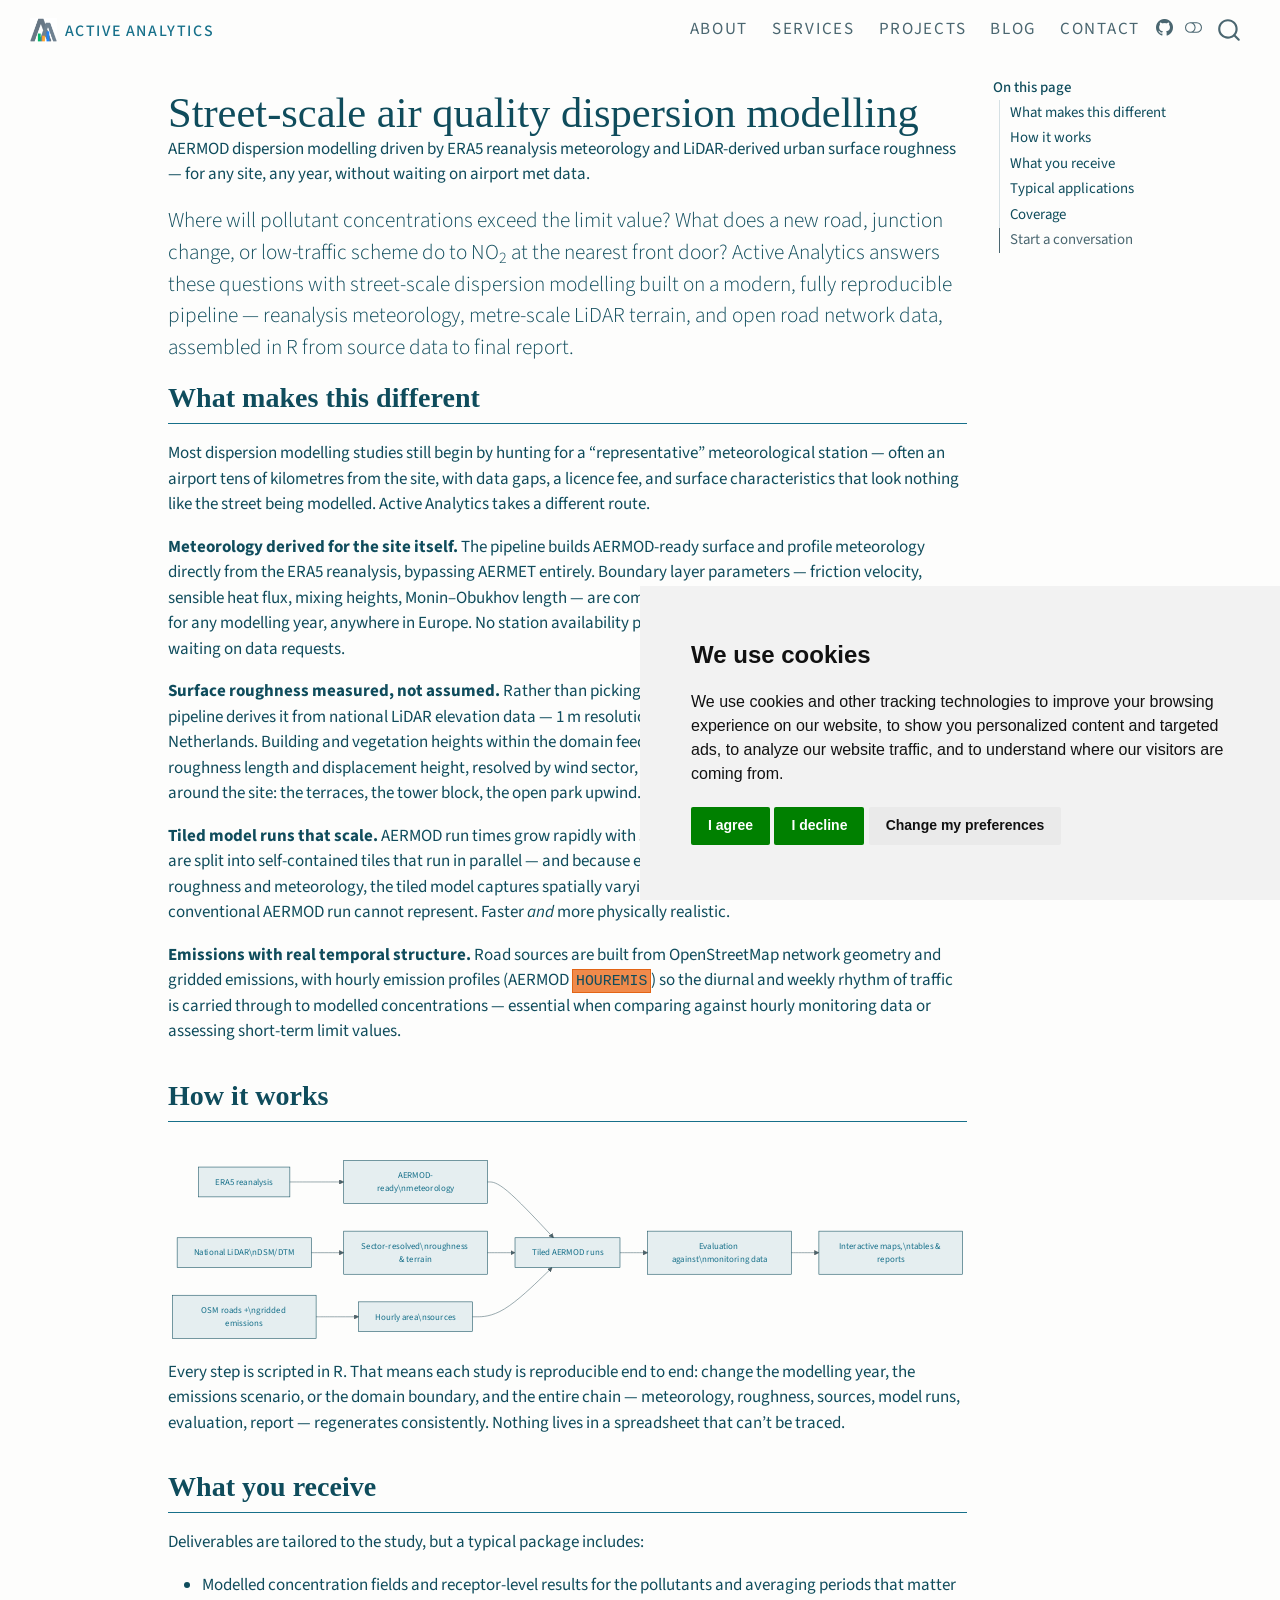
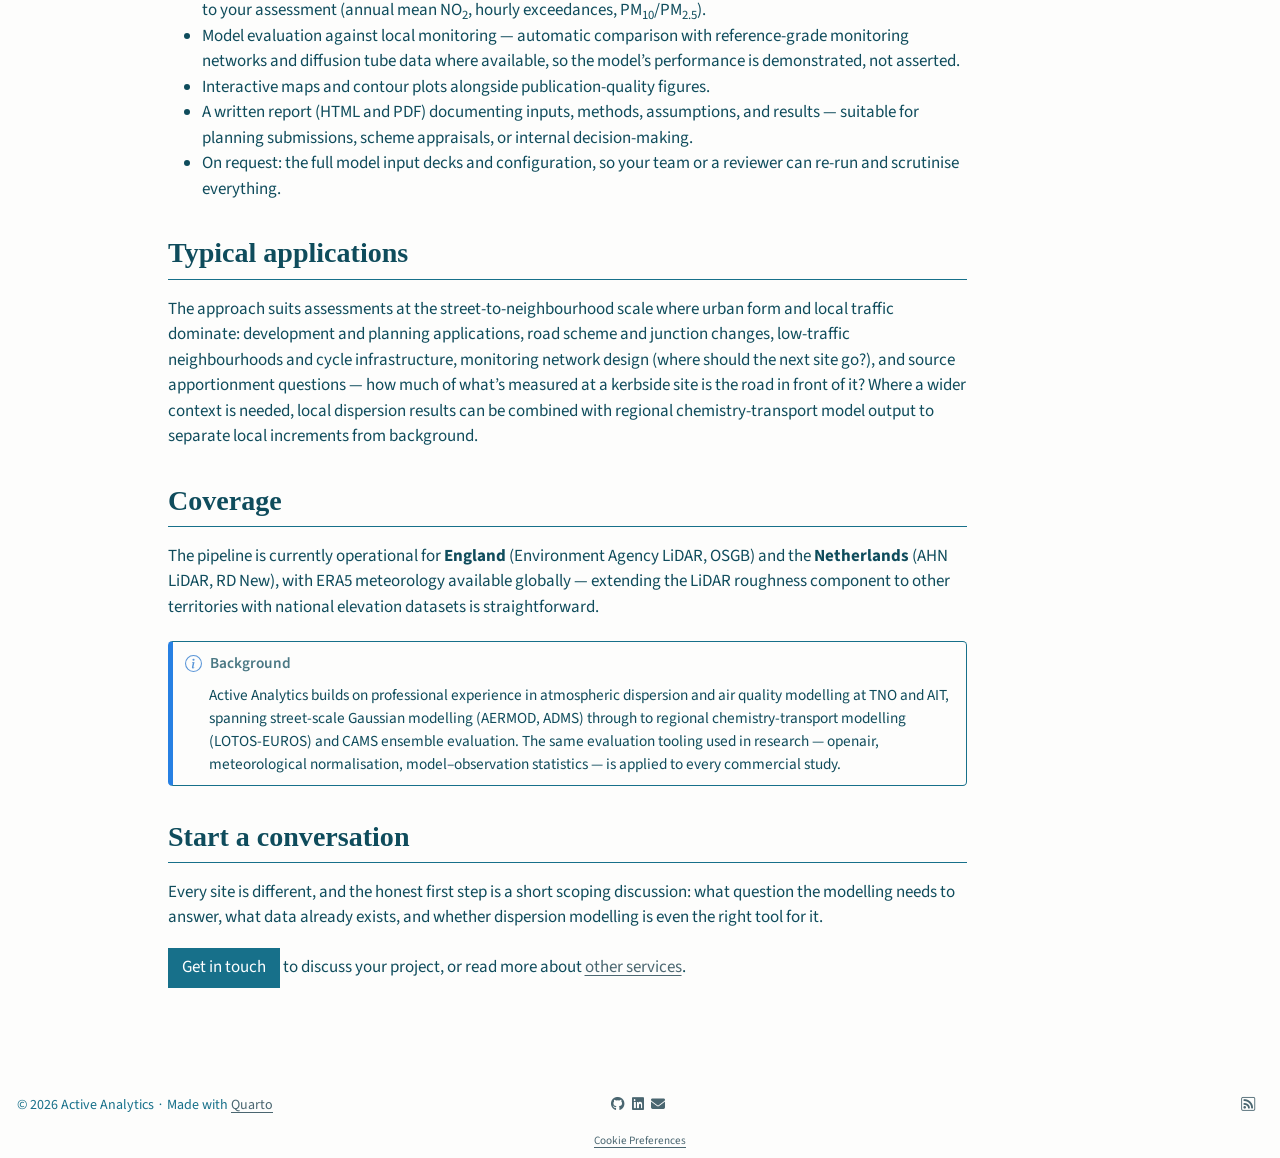
<file: projects/aermod/index.html>
<!DOCTYPE html>
<html xmlns="http://www.w3.org/1999/xhtml" lang="en" xml:lang="en"><head>

<meta charset="utf-8">
<meta name="generator" content="quarto-1.8.25">

<meta name="viewport" content="width=device-width, initial-scale=1.0, user-scalable=yes">

<meta name="description" content="AERMOD dispersion modelling driven by ERA5 reanalysis meteorology and LiDAR-derived urban surface roughness — for any site, any year, without waiting on airport met data.">

<title>Street-scale air quality dispersion modelling – Active Analytics</title>
<style>
code{white-space: pre-wrap;}
span.smallcaps{font-variant: small-caps;}
div.columns{display: flex; gap: min(4vw, 1.5em);}
div.column{flex: auto; overflow-x: auto;}
div.hanging-indent{margin-left: 1.5em; text-indent: -1.5em;}
ul.task-list{list-style: none;}
ul.task-list li input[type="checkbox"] {
  width: 0.8em;
  margin: 0 0.8em 0.2em -1em; /* quarto-specific, see https://github.com/quarto-dev/quarto-cli/issues/4556 */ 
  vertical-align: middle;
}
</style>


<script src="../../site_libs/quarto-nav/quarto-nav.js"></script>
<script src="../../site_libs/quarto-nav/headroom.min.js"></script>
<script src="../../site_libs/clipboard/clipboard.min.js"></script>
<script src="../../site_libs/quarto-search/autocomplete.umd.js"></script>
<script src="../../site_libs/quarto-search/fuse.min.js"></script>
<script src="../../site_libs/quarto-search/quarto-search.js"></script>
<meta name="quarto:offset" content="../../">
<link href="../../media/logo_light.png" rel="icon" type="image/png">
<script src="../../site_libs/cookie-consent/cookie-consent.js"></script>
<link href="../../site_libs/cookie-consent/cookie-consent.css" rel="stylesheet">
<script src="../../site_libs/quarto-html/quarto.js" type="module"></script>
<script src="../../site_libs/quarto-html/tabsets/tabsets.js" type="module"></script>
<script src="../../site_libs/quarto-html/axe/axe-check.js" type="module"></script>
<script src="../../site_libs/quarto-html/popper.min.js"></script>
<script src="../../site_libs/quarto-html/tippy.umd.min.js"></script>
<script src="../../site_libs/quarto-html/anchor.min.js"></script>
<link href="../../site_libs/quarto-html/tippy.css" rel="stylesheet">
<link href="../../site_libs/quarto-html/quarto-syntax-highlighting-4f0e06b242da9f6f8ffe3bf4e2601da9.css" rel="stylesheet" class="quarto-color-scheme" id="quarto-text-highlighting-styles">
<link href="../../site_libs/quarto-html/quarto-syntax-highlighting-dark-694885d6bfe1f8d3a02d1ab809d7d0f1.css" rel="stylesheet" class="quarto-color-scheme quarto-color-alternate" id="quarto-text-highlighting-styles">
<link href="../../site_libs/quarto-html/quarto-syntax-highlighting-4f0e06b242da9f6f8ffe3bf4e2601da9.css" rel="stylesheet" class="quarto-color-scheme-extra" id="quarto-text-highlighting-styles">
<script src="../../site_libs/bootstrap/bootstrap.min.js"></script>
<link href="../../site_libs/bootstrap/bootstrap-icons.css" rel="stylesheet">
<link href="../../site_libs/bootstrap/bootstrap-0e6acac34d0bfa602243c1bfdc23cebd.min.css" rel="stylesheet" append-hash="true" class="quarto-color-scheme" id="quarto-bootstrap" data-mode="light">
<link href="../../site_libs/bootstrap/bootstrap-dark-3cb31aeb86e52de0964b6e3a5490128e.min.css" rel="stylesheet" append-hash="true" class="quarto-color-scheme quarto-color-alternate" id="quarto-bootstrap" data-mode="dark">
<link href="../../site_libs/bootstrap/bootstrap-0e6acac34d0bfa602243c1bfdc23cebd.min.css" rel="stylesheet" append-hash="true" class="quarto-color-scheme-extra" id="quarto-bootstrap" data-mode="light">
<link href="../../site_libs/quarto-contrib/fontawesome6-1.2.0/all.min.css" rel="stylesheet">
<link href="../../site_libs/quarto-contrib/fontawesome6-1.2.0/latex-fontsize.css" rel="stylesheet">
<script id="quarto-search-options" type="application/json">{
  "location": "navbar",
  "copy-button": false,
  "collapse-after": 3,
  "panel-placement": "end",
  "type": "overlay",
  "limit": 50,
  "keyboard-shortcut": [
    "f",
    "/",
    "s"
  ],
  "show-item-context": false,
  "language": {
    "search-no-results-text": "No results",
    "search-matching-documents-text": "matching documents",
    "search-copy-link-title": "Copy link to search",
    "search-hide-matches-text": "Hide additional matches",
    "search-more-match-text": "more match in this document",
    "search-more-matches-text": "more matches in this document",
    "search-clear-button-title": "Clear",
    "search-text-placeholder": "",
    "search-detached-cancel-button-title": "Cancel",
    "search-submit-button-title": "Submit",
    "search-label": "Search"
  }
}</script>
<script async="" src="https://www.googletagmanager.com/gtag/js?id=G-9ZCEHK2WJV"></script>

<script type="text/plain" cookie-consent="tracking">

window.dataLayer = window.dataLayer || [];
function gtag(){dataLayer.push(arguments);}
gtag('js', new Date());
gtag('config', 'G-9ZCEHK2WJV', { 'anonymize_ip': true});
</script>

<script type="text/javascript" charset="UTF-8">
document.addEventListener('DOMContentLoaded', function () {
cookieconsent.run({
  "notice_banner_type":"simple",
  "consent_type":"express",
  "palette":"light",
  "language":"en",
  "page_load_consent_levels":["strictly-necessary"],
  "notice_banner_reject_button_hide":false,
  "preferences_center_close_button_hide":false,
  "website_name":""
  ,
"language":"en"
  });
});
</script> 
  
<script src="../../site_libs/quarto-diagram/mermaid.min.js"></script>
<script src="../../site_libs/quarto-diagram/mermaid-init.js"></script>
<link href="../../site_libs/quarto-diagram/mermaid.css" rel="stylesheet">


</head>

<body class="nav-fixed quarto-light"><script id="quarto-html-before-body" type="application/javascript">
    const toggleBodyColorMode = (bsSheetEl) => {
      const mode = bsSheetEl.getAttribute("data-mode");
      const bodyEl = window.document.querySelector("body");
      if (mode === "dark") {
        bodyEl.classList.add("quarto-dark");
        bodyEl.classList.remove("quarto-light");
      } else {
        bodyEl.classList.add("quarto-light");
        bodyEl.classList.remove("quarto-dark");
      }
    }
    const toggleBodyColorPrimary = () => {
      const bsSheetEl = window.document.querySelector("link#quarto-bootstrap:not([rel=disabled-stylesheet])");
      if (bsSheetEl) {
        toggleBodyColorMode(bsSheetEl);
      }
    }
    const setColorSchemeToggle = (alternate) => {
      const toggles = window.document.querySelectorAll('.quarto-color-scheme-toggle');
      for (let i=0; i < toggles.length; i++) {
        const toggle = toggles[i];
        if (toggle) {
          if (alternate) {
            toggle.classList.add("alternate");
          } else {
            toggle.classList.remove("alternate");
          }
        }
      }
    };
    const toggleColorMode = (alternate) => {
      // Switch the stylesheets
      const primaryStylesheets = window.document.querySelectorAll('link.quarto-color-scheme:not(.quarto-color-alternate)');
      const alternateStylesheets = window.document.querySelectorAll('link.quarto-color-scheme.quarto-color-alternate');
      manageTransitions('#quarto-margin-sidebar .nav-link', false);
      if (alternate) {
        // note: dark is layered on light, we don't disable primary!
        enableStylesheet(alternateStylesheets);
        for (const sheetNode of alternateStylesheets) {
          if (sheetNode.id === "quarto-bootstrap") {
            toggleBodyColorMode(sheetNode);
          }
        }
      } else {
        disableStylesheet(alternateStylesheets);
        enableStylesheet(primaryStylesheets)
        toggleBodyColorPrimary();
      }
      manageTransitions('#quarto-margin-sidebar .nav-link', true);
      // Switch the toggles
      setColorSchemeToggle(alternate)
      // Hack to workaround the fact that safari doesn't
      // properly recolor the scrollbar when toggling (#1455)
      if (navigator.userAgent.indexOf('Safari') > 0 && navigator.userAgent.indexOf('Chrome') == -1) {
        manageTransitions("body", false);
        window.scrollTo(0, 1);
        setTimeout(() => {
          window.scrollTo(0, 0);
          manageTransitions("body", true);
        }, 40);
      }
    }
    const disableStylesheet = (stylesheets) => {
      for (let i=0; i < stylesheets.length; i++) {
        const stylesheet = stylesheets[i];
        stylesheet.rel = 'disabled-stylesheet';
      }
    }
    const enableStylesheet = (stylesheets) => {
      for (let i=0; i < stylesheets.length; i++) {
        const stylesheet = stylesheets[i];
        if(stylesheet.rel !== 'stylesheet') { // for Chrome, which will still FOUC without this check
          stylesheet.rel = 'stylesheet';
        }
      }
    }
    const manageTransitions = (selector, allowTransitions) => {
      const els = window.document.querySelectorAll(selector);
      for (let i=0; i < els.length; i++) {
        const el = els[i];
        if (allowTransitions) {
          el.classList.remove('notransition');
        } else {
          el.classList.add('notransition');
        }
      }
    }
    const isFileUrl = () => {
      return window.location.protocol === 'file:';
    }
    const hasAlternateSentinel = () => {
      let styleSentinel = getColorSchemeSentinel();
      if (styleSentinel !== null) {
        return styleSentinel === "alternate";
      } else {
        return false;
      }
    }
    const setStyleSentinel = (alternate) => {
      const value = alternate ? "alternate" : "default";
      if (!isFileUrl()) {
        window.localStorage.setItem("quarto-color-scheme", value);
      } else {
        localAlternateSentinel = value;
      }
    }
    const getColorSchemeSentinel = () => {
      if (!isFileUrl()) {
        const storageValue = window.localStorage.getItem("quarto-color-scheme");
        return storageValue != null ? storageValue : localAlternateSentinel;
      } else {
        return localAlternateSentinel;
      }
    }
    const toggleGiscusIfUsed = (isAlternate, darkModeDefault) => {
      const baseTheme = document.querySelector('#giscus-base-theme')?.value ?? 'light';
      const alternateTheme = document.querySelector('#giscus-alt-theme')?.value ?? 'dark';
      let newTheme = '';
      if(authorPrefersDark) {
        newTheme = isAlternate ? baseTheme : alternateTheme;
      } else {
        newTheme = isAlternate ? alternateTheme : baseTheme;
      }
      const changeGiscusTheme = () => {
        // From: https://github.com/giscus/giscus/issues/336
        const sendMessage = (message) => {
          const iframe = document.querySelector('iframe.giscus-frame');
          if (!iframe) return;
          iframe.contentWindow.postMessage({ giscus: message }, 'https://giscus.app');
        }
        sendMessage({
          setConfig: {
            theme: newTheme
          }
        });
      }
      const isGiscussLoaded = window.document.querySelector('iframe.giscus-frame') !== null;
      if (isGiscussLoaded) {
        changeGiscusTheme();
      }
    };
    const authorPrefersDark = false;
    const darkModeDefault = authorPrefersDark;
      document.querySelector('link#quarto-text-highlighting-styles.quarto-color-scheme-extra').rel = 'disabled-stylesheet';
      document.querySelector('link#quarto-bootstrap.quarto-color-scheme-extra').rel = 'disabled-stylesheet';
    let localAlternateSentinel = darkModeDefault ? 'alternate' : 'default';
    // Dark / light mode switch
    window.quartoToggleColorScheme = () => {
      // Read the current dark / light value
      let toAlternate = !hasAlternateSentinel();
      toggleColorMode(toAlternate);
      setStyleSentinel(toAlternate);
      toggleGiscusIfUsed(toAlternate, darkModeDefault);
      window.dispatchEvent(new Event('resize'));
    };
    // Switch to dark mode if need be
    if (hasAlternateSentinel()) {
      toggleColorMode(true);
    } else {
      toggleColorMode(false);
    }
  </script>

<div id="quarto-search-results"></div>
  <header id="quarto-header" class="headroom fixed-top">
    <nav class="navbar navbar-expand-lg " data-bs-theme="dark">
      <div class="navbar-container container-fluid">
      <div class="navbar-brand-container mx-auto">
    <a href="../../index.html" class="navbar-brand navbar-brand-logo">
    <img src="../../media/logo_light.png" alt="" class="navbar-logo light-content">
    <img src="../../media/logo_light.png" alt="" class="navbar-logo dark-content">
    </a>
    <a class="navbar-brand" href="../../index.html">
    <span class="navbar-title">Active Analytics</span>
    </a>
  </div>
            <div id="quarto-search" class="" title="Search"></div>
          <button class="navbar-toggler" type="button" data-bs-toggle="collapse" data-bs-target="#navbarCollapse" aria-controls="navbarCollapse" role="menu" aria-expanded="false" aria-label="Toggle navigation" onclick="if (window.quartoToggleHeadroom) { window.quartoToggleHeadroom(); }">
  <span class="navbar-toggler-icon"></span>
</button>
          <div class="collapse navbar-collapse" id="navbarCollapse">
            <ul class="navbar-nav navbar-nav-scroll ms-auto">
  <li class="nav-item">
    <a class="nav-link" href="../../about.html"> 
<span class="menu-text">About</span></a>
  </li>  
  <li class="nav-item">
    <a class="nav-link" href="../../services.html"> 
<span class="menu-text">Services</span></a>
  </li>  
  <li class="nav-item">
    <a class="nav-link" href="../../projects/index.html"> 
<span class="menu-text">Projects</span></a>
  </li>  
  <li class="nav-item">
    <a class="nav-link" href="../../blog/index.html"> 
<span class="menu-text">Blog</span></a>
  </li>  
  <li class="nav-item">
    <a class="nav-link" href="../../contact.html"> 
<span class="menu-text">Contact</span></a>
  </li>  
</ul>
          </div> <!-- /navcollapse -->
            <div class="quarto-navbar-tools">
    <a href="https://github.com/activeanalytics-nl" title="" class="quarto-navigation-tool px-1" aria-label=""><i class="bi bi-github"></i></a>
  <a href="" class="quarto-color-scheme-toggle quarto-navigation-tool  px-1" onclick="window.quartoToggleColorScheme(); return false;" title="Toggle dark mode"><i class="bi"></i></a>
</div>
      </div> <!-- /container-fluid -->
    </nav>
</header>
<!-- content -->
<div id="quarto-content" class="quarto-container page-columns page-rows-contents page-layout-article page-navbar">
<!-- sidebar -->
<!-- margin-sidebar -->
    <div id="quarto-margin-sidebar" class="sidebar margin-sidebar">
        <nav id="TOC" role="doc-toc" class="toc-active">
    <h2 id="toc-title">On this page</h2>
   
  <ul class="collapse">
  <li><a href="#what-makes-this-different" id="toc-what-makes-this-different" class="nav-link active" data-scroll-target="#what-makes-this-different">What makes this different</a></li>
  <li><a href="#how-it-works" id="toc-how-it-works" class="nav-link" data-scroll-target="#how-it-works">How it works</a></li>
  <li><a href="#what-you-receive" id="toc-what-you-receive" class="nav-link" data-scroll-target="#what-you-receive">What you receive</a></li>
  <li><a href="#typical-applications" id="toc-typical-applications" class="nav-link" data-scroll-target="#typical-applications">Typical applications</a></li>
  <li><a href="#coverage" id="toc-coverage" class="nav-link" data-scroll-target="#coverage">Coverage</a></li>
  <li><a href="#start-a-conversation" id="toc-start-a-conversation" class="nav-link" data-scroll-target="#start-a-conversation">Start a conversation</a></li>
  </ul>
</nav>
    </div>
<!-- main -->
<main class="content" id="quarto-document-content">


<header id="title-block-header" class="quarto-title-block default">
<div class="quarto-title">
<h1 class="title">Street-scale air quality dispersion modelling</h1>
</div>

<div>
  <div class="description">
    AERMOD dispersion modelling driven by ERA5 reanalysis meteorology and LiDAR-derived urban surface roughness — for any site, any year, without waiting on airport met data.
  </div>
</div>


<div class="quarto-title-meta">

    
  
    
  </div>
  


</header>


<div class="lead">
<p>Where will pollutant concentrations exceed the limit value? What does a new road, junction change, or low-traffic scheme do to NO<sub>2</sub> at the nearest front door? Active Analytics answers these questions with street-scale dispersion modelling built on a modern, fully reproducible pipeline — reanalysis meteorology, metre-scale LiDAR terrain, and open road network data, assembled in R from source data to final report.</p>
</div>
<section id="what-makes-this-different" class="level2">
<h2 class="anchored" data-anchor-id="what-makes-this-different">What makes this different</h2>
<p>Most dispersion modelling studies still begin by hunting for a “representative” meteorological station — often an airport tens of kilometres from the site, with data gaps, a licence fee, and surface characteristics that look nothing like the street being modelled. Active Analytics takes a different route.</p>
<p><strong>Meteorology derived for the site itself.</strong> The pipeline builds AERMOD-ready surface and profile meteorology directly from the ERA5 reanalysis, bypassing AERMET entirely. Boundary layer parameters — friction velocity, sensible heat flux, mixing heights, Monin–Obukhov length — are computed for the model domain’s own location, for any modelling year, anywhere in Europe. No station availability problem, no representativeness argument, no waiting on data requests.</p>
<p><strong>Surface roughness measured, not assumed.</strong> Rather than picking a roughness value from a land-use table, the pipeline derives it from national LiDAR elevation data — 1 m resolution across England, 0.5 m AHN data across the Netherlands. Building and vegetation heights within the domain feed a morphometric (Macdonald) calculation of roughness length and displacement height, resolved by wind sector, so the model sees the actual urban form around the site: the terraces, the tower block, the open park upwind.</p>
<p><strong>Tiled model runs that scale.</strong> AERMOD run times grow rapidly with sources, receptors, and hours. Large domains are split into self-contained tiles that run in parallel — and because each tile carries its own locally derived roughness and meteorology, the tiled model captures spatially varying surface characteristics that a single conventional AERMOD run cannot represent. Faster <em>and</em> more physically realistic.</p>
<p><strong>Emissions with real temporal structure.</strong> Road sources are built from OpenStreetMap network geometry and gridded emissions, with hourly emission profiles (AERMOD <code>HOUREMIS</code>) so the diurnal and weekly rhythm of traffic is carried through to modelled concentrations — essential when comparing against hourly monitoring data or assessing short-term limit values.</p>
</section>
<section id="how-it-works" class="level2">
<h2 class="anchored" data-anchor-id="how-it-works">How it works</h2>
<div class="cell" data-layout-align="default">
<div class="cell-output-display">
<div>
<p></p><figure class="figure"><p></p>
<div>
<pre class="mermaid mermaid-js">flowchart LR
  A[ERA5 reanalysis] --&gt; D[AERMOD-ready\nmeteorology]
  B[National LiDAR\nDSM/DTM] --&gt; E[Sector-resolved\nroughness &amp; terrain]
  C[OSM roads +\ngridded emissions] --&gt; F[Hourly area\nsources]
  D --&gt; G[Tiled AERMOD runs]
  E --&gt; G
  F --&gt; G
  G --&gt; H[Evaluation against\nmonitoring data]
  H --&gt; I[Interactive maps,\ntables &amp; reports]
</pre>
</div>
<p></p></figure><p></p>
</div>
</div>
</div>
<p>Every step is scripted in R. That means each study is reproducible end to end: change the modelling year, the emissions scenario, or the domain boundary, and the entire chain — meteorology, roughness, sources, model runs, evaluation, report — regenerates consistently. Nothing lives in a spreadsheet that can’t be traced.</p>
</section>
<section id="what-you-receive" class="level2">
<h2 class="anchored" data-anchor-id="what-you-receive">What you receive</h2>
<p>Deliverables are tailored to the study, but a typical package includes:</p>
<ul>
<li>Modelled concentration fields and receptor-level results for the pollutants and averaging periods that matter to your assessment (annual mean NO<sub>2</sub>, hourly exceedances, PM<sub>10</sub>/PM<sub>2.5</sub>).</li>
<li>Model evaluation against local monitoring — automatic comparison with reference-grade monitoring networks and diffusion tube data where available, so the model’s performance is demonstrated, not asserted.</li>
<li>Interactive maps and contour plots alongside publication-quality figures.</li>
<li>A written report (HTML and PDF) documenting inputs, methods, assumptions, and results — suitable for planning submissions, scheme appraisals, or internal decision-making.</li>
<li>On request: the full model input decks and configuration, so your team or a reviewer can re-run and scrutinise everything.</li>
</ul>
</section>
<section id="typical-applications" class="level2">
<h2 class="anchored" data-anchor-id="typical-applications">Typical applications</h2>
<p>The approach suits assessments at the street-to-neighbourhood scale where urban form and local traffic dominate: development and planning applications, road scheme and junction changes, low-traffic neighbourhoods and cycle infrastructure, monitoring network design (where should the next site go?), and source apportionment questions — how much of what’s measured at a kerbside site is the road in front of it? Where a wider context is needed, local dispersion results can be combined with regional chemistry-transport model output to separate local increments from background.</p>
</section>
<section id="coverage" class="level2">
<h2 class="anchored" data-anchor-id="coverage">Coverage</h2>
<p>The pipeline is currently operational for <strong>England</strong> (Environment Agency LiDAR, OSGB) and the <strong>Netherlands</strong> (AHN LiDAR, RD New), with ERA5 meteorology available globally — extending the LiDAR roughness component to other territories with national elevation datasets is straightforward.</p>
<div class="callout callout-style-simple callout-note callout-titled">
<div class="callout-header d-flex align-content-center">
<div class="callout-icon-container">
<i class="callout-icon"></i>
</div>
<div class="callout-title-container flex-fill">
<span class="screen-reader-only">Note</span>Background
</div>
</div>
<div class="callout-body-container callout-body">
<p>Active Analytics builds on professional experience in atmospheric dispersion and air quality modelling at TNO and AIT, spanning street-scale Gaussian modelling (AERMOD, ADMS) through to regional chemistry-transport modelling (LOTOS-EUROS) and CAMS ensemble evaluation. The same evaluation tooling used in research — openair, meteorological normalisation, model–observation statistics — is applied to every commercial study.</p>
</div>
</div>
</section>
<section id="start-a-conversation" class="level2">
<h2 class="anchored" data-anchor-id="start-a-conversation">Start a conversation</h2>
<p>Every site is different, and the honest first step is a short scoping discussion: what question the modelling needs to answer, what data already exists, and whether dispersion modelling is even the right tool for it.</p>
<p><a href="mailto:info@activeanalytics.nl" class="btn btn-primary">Get in touch</a> to discuss your project, or read more about <a href="../../index.html">other services</a>.</p>


</section>

<a onclick="window.scrollTo(0, 0); return false;" role="button" id="quarto-back-to-top"><i class="bi bi-arrow-up"></i> Back to top</a></main> <!-- /main -->
<script id="quarto-html-after-body" type="application/javascript">
  window.document.addEventListener("DOMContentLoaded", function (event) {
    // Ensure there is a toggle, if there isn't float one in the top right
    if (window.document.querySelector('.quarto-color-scheme-toggle') === null) {
      const a = window.document.createElement('a');
      a.classList.add('top-right');
      a.classList.add('quarto-color-scheme-toggle');
      a.href = "";
      a.onclick = function() { try { window.quartoToggleColorScheme(); } catch {} return false; };
      const i = window.document.createElement("i");
      i.classList.add('bi');
      a.appendChild(i);
      window.document.body.appendChild(a);
    }
    setColorSchemeToggle(hasAlternateSentinel())
    const icon = "";
    const anchorJS = new window.AnchorJS();
    anchorJS.options = {
      placement: 'right',
      icon: icon
    };
    anchorJS.add('.anchored');
    const isCodeAnnotation = (el) => {
      for (const clz of el.classList) {
        if (clz.startsWith('code-annotation-')) {                     
          return true;
        }
      }
      return false;
    }
    const onCopySuccess = function(e) {
      // button target
      const button = e.trigger;
      // don't keep focus
      button.blur();
      // flash "checked"
      button.classList.add('code-copy-button-checked');
      var currentTitle = button.getAttribute("title");
      button.setAttribute("title", "Copied!");
      let tooltip;
      if (window.bootstrap) {
        button.setAttribute("data-bs-toggle", "tooltip");
        button.setAttribute("data-bs-placement", "left");
        button.setAttribute("data-bs-title", "Copied!");
        tooltip = new bootstrap.Tooltip(button, 
          { trigger: "manual", 
            customClass: "code-copy-button-tooltip",
            offset: [0, -8]});
        tooltip.show();    
      }
      setTimeout(function() {
        if (tooltip) {
          tooltip.hide();
          button.removeAttribute("data-bs-title");
          button.removeAttribute("data-bs-toggle");
          button.removeAttribute("data-bs-placement");
        }
        button.setAttribute("title", currentTitle);
        button.classList.remove('code-copy-button-checked');
      }, 1000);
      // clear code selection
      e.clearSelection();
    }
    const getTextToCopy = function(trigger) {
      const outerScaffold = trigger.parentElement.cloneNode(true);
      const codeEl = outerScaffold.querySelector('code');
      for (const childEl of codeEl.children) {
        if (isCodeAnnotation(childEl)) {
          childEl.remove();
        }
      }
      return codeEl.innerText;
    }
    const clipboard = new window.ClipboardJS('.code-copy-button:not([data-in-quarto-modal])', {
      text: getTextToCopy
    });
    clipboard.on('success', onCopySuccess);
    if (window.document.getElementById('quarto-embedded-source-code-modal')) {
      const clipboardModal = new window.ClipboardJS('.code-copy-button[data-in-quarto-modal]', {
        text: getTextToCopy,
        container: window.document.getElementById('quarto-embedded-source-code-modal')
      });
      clipboardModal.on('success', onCopySuccess);
    }
      var localhostRegex = new RegExp(/^(?:http|https):\/\/localhost\:?[0-9]*\//);
      var mailtoRegex = new RegExp(/^mailto:/);
        var filterRegex = new RegExp("https:\/\/activeanalytics\.nl");
      var isInternal = (href) => {
          return filterRegex.test(href) || localhostRegex.test(href) || mailtoRegex.test(href);
      }
      // Inspect non-navigation links and adorn them if external
     var links = window.document.querySelectorAll('a[href]:not(.nav-link):not(.navbar-brand):not(.toc-action):not(.sidebar-link):not(.sidebar-item-toggle):not(.pagination-link):not(.no-external):not([aria-hidden]):not(.dropdown-item):not(.quarto-navigation-tool):not(.about-link)');
      for (var i=0; i<links.length; i++) {
        const link = links[i];
        if (!isInternal(link.href)) {
          // undo the damage that might have been done by quarto-nav.js in the case of
          // links that we want to consider external
          if (link.dataset.originalHref !== undefined) {
            link.href = link.dataset.originalHref;
          }
        }
      }
    function tippyHover(el, contentFn, onTriggerFn, onUntriggerFn) {
      const config = {
        allowHTML: true,
        maxWidth: 500,
        delay: 100,
        arrow: false,
        appendTo: function(el) {
            return el.parentElement;
        },
        interactive: true,
        interactiveBorder: 10,
        theme: 'quarto',
        placement: 'bottom-start',
      };
      if (contentFn) {
        config.content = contentFn;
      }
      if (onTriggerFn) {
        config.onTrigger = onTriggerFn;
      }
      if (onUntriggerFn) {
        config.onUntrigger = onUntriggerFn;
      }
      window.tippy(el, config); 
    }
    const noterefs = window.document.querySelectorAll('a[role="doc-noteref"]');
    for (var i=0; i<noterefs.length; i++) {
      const ref = noterefs[i];
      tippyHover(ref, function() {
        // use id or data attribute instead here
        let href = ref.getAttribute('data-footnote-href') || ref.getAttribute('href');
        try { href = new URL(href).hash; } catch {}
        const id = href.replace(/^#\/?/, "");
        const note = window.document.getElementById(id);
        if (note) {
          return note.innerHTML;
        } else {
          return "";
        }
      });
    }
    const xrefs = window.document.querySelectorAll('a.quarto-xref');
    const processXRef = (id, note) => {
      // Strip column container classes
      const stripColumnClz = (el) => {
        el.classList.remove("page-full", "page-columns");
        if (el.children) {
          for (const child of el.children) {
            stripColumnClz(child);
          }
        }
      }
      stripColumnClz(note)
      if (id === null || id.startsWith('sec-')) {
        // Special case sections, only their first couple elements
        const container = document.createElement("div");
        if (note.children && note.children.length > 2) {
          container.appendChild(note.children[0].cloneNode(true));
          for (let i = 1; i < note.children.length; i++) {
            const child = note.children[i];
            if (child.tagName === "P" && child.innerText === "") {
              continue;
            } else {
              container.appendChild(child.cloneNode(true));
              break;
            }
          }
          if (window.Quarto?.typesetMath) {
            window.Quarto.typesetMath(container);
          }
          return container.innerHTML
        } else {
          if (window.Quarto?.typesetMath) {
            window.Quarto.typesetMath(note);
          }
          return note.innerHTML;
        }
      } else {
        // Remove any anchor links if they are present
        const anchorLink = note.querySelector('a.anchorjs-link');
        if (anchorLink) {
          anchorLink.remove();
        }
        if (window.Quarto?.typesetMath) {
          window.Quarto.typesetMath(note);
        }
        if (note.classList.contains("callout")) {
          return note.outerHTML;
        } else {
          return note.innerHTML;
        }
      }
    }
    for (var i=0; i<xrefs.length; i++) {
      const xref = xrefs[i];
      tippyHover(xref, undefined, function(instance) {
        instance.disable();
        let url = xref.getAttribute('href');
        let hash = undefined; 
        if (url.startsWith('#')) {
          hash = url;
        } else {
          try { hash = new URL(url).hash; } catch {}
        }
        if (hash) {
          const id = hash.replace(/^#\/?/, "");
          const note = window.document.getElementById(id);
          if (note !== null) {
            try {
              const html = processXRef(id, note.cloneNode(true));
              instance.setContent(html);
            } finally {
              instance.enable();
              instance.show();
            }
          } else {
            // See if we can fetch this
            fetch(url.split('#')[0])
            .then(res => res.text())
            .then(html => {
              const parser = new DOMParser();
              const htmlDoc = parser.parseFromString(html, "text/html");
              const note = htmlDoc.getElementById(id);
              if (note !== null) {
                const html = processXRef(id, note);
                instance.setContent(html);
              } 
            }).finally(() => {
              instance.enable();
              instance.show();
            });
          }
        } else {
          // See if we can fetch a full url (with no hash to target)
          // This is a special case and we should probably do some content thinning / targeting
          fetch(url)
          .then(res => res.text())
          .then(html => {
            const parser = new DOMParser();
            const htmlDoc = parser.parseFromString(html, "text/html");
            const note = htmlDoc.querySelector('main.content');
            if (note !== null) {
              // This should only happen for chapter cross references
              // (since there is no id in the URL)
              // remove the first header
              if (note.children.length > 0 && note.children[0].tagName === "HEADER") {
                note.children[0].remove();
              }
              const html = processXRef(null, note);
              instance.setContent(html);
            } 
          }).finally(() => {
            instance.enable();
            instance.show();
          });
        }
      }, function(instance) {
      });
    }
        let selectedAnnoteEl;
        const selectorForAnnotation = ( cell, annotation) => {
          let cellAttr = 'data-code-cell="' + cell + '"';
          let lineAttr = 'data-code-annotation="' +  annotation + '"';
          const selector = 'span[' + cellAttr + '][' + lineAttr + ']';
          return selector;
        }
        const selectCodeLines = (annoteEl) => {
          const doc = window.document;
          const targetCell = annoteEl.getAttribute("data-target-cell");
          const targetAnnotation = annoteEl.getAttribute("data-target-annotation");
          const annoteSpan = window.document.querySelector(selectorForAnnotation(targetCell, targetAnnotation));
          const lines = annoteSpan.getAttribute("data-code-lines").split(",");
          const lineIds = lines.map((line) => {
            return targetCell + "-" + line;
          })
          let top = null;
          let height = null;
          let parent = null;
          if (lineIds.length > 0) {
              //compute the position of the single el (top and bottom and make a div)
              const el = window.document.getElementById(lineIds[0]);
              top = el.offsetTop;
              height = el.offsetHeight;
              parent = el.parentElement.parentElement;
            if (lineIds.length > 1) {
              const lastEl = window.document.getElementById(lineIds[lineIds.length - 1]);
              const bottom = lastEl.offsetTop + lastEl.offsetHeight;
              height = bottom - top;
            }
            if (top !== null && height !== null && parent !== null) {
              // cook up a div (if necessary) and position it 
              let div = window.document.getElementById("code-annotation-line-highlight");
              if (div === null) {
                div = window.document.createElement("div");
                div.setAttribute("id", "code-annotation-line-highlight");
                div.style.position = 'absolute';
                parent.appendChild(div);
              }
              div.style.top = top - 2 + "px";
              div.style.height = height + 4 + "px";
              div.style.left = 0;
              let gutterDiv = window.document.getElementById("code-annotation-line-highlight-gutter");
              if (gutterDiv === null) {
                gutterDiv = window.document.createElement("div");
                gutterDiv.setAttribute("id", "code-annotation-line-highlight-gutter");
                gutterDiv.style.position = 'absolute';
                const codeCell = window.document.getElementById(targetCell);
                const gutter = codeCell.querySelector('.code-annotation-gutter');
                gutter.appendChild(gutterDiv);
              }
              gutterDiv.style.top = top - 2 + "px";
              gutterDiv.style.height = height + 4 + "px";
            }
            selectedAnnoteEl = annoteEl;
          }
        };
        const unselectCodeLines = () => {
          const elementsIds = ["code-annotation-line-highlight", "code-annotation-line-highlight-gutter"];
          elementsIds.forEach((elId) => {
            const div = window.document.getElementById(elId);
            if (div) {
              div.remove();
            }
          });
          selectedAnnoteEl = undefined;
        };
          // Handle positioning of the toggle
      window.addEventListener(
        "resize",
        throttle(() => {
          elRect = undefined;
          if (selectedAnnoteEl) {
            selectCodeLines(selectedAnnoteEl);
          }
        }, 10)
      );
      function throttle(fn, ms) {
      let throttle = false;
      let timer;
        return (...args) => {
          if(!throttle) { // first call gets through
              fn.apply(this, args);
              throttle = true;
          } else { // all the others get throttled
              if(timer) clearTimeout(timer); // cancel #2
              timer = setTimeout(() => {
                fn.apply(this, args);
                timer = throttle = false;
              }, ms);
          }
        };
      }
        // Attach click handler to the DT
        const annoteDls = window.document.querySelectorAll('dt[data-target-cell]');
        for (const annoteDlNode of annoteDls) {
          annoteDlNode.addEventListener('click', (event) => {
            const clickedEl = event.target;
            if (clickedEl !== selectedAnnoteEl) {
              unselectCodeLines();
              const activeEl = window.document.querySelector('dt[data-target-cell].code-annotation-active');
              if (activeEl) {
                activeEl.classList.remove('code-annotation-active');
              }
              selectCodeLines(clickedEl);
              clickedEl.classList.add('code-annotation-active');
            } else {
              // Unselect the line
              unselectCodeLines();
              clickedEl.classList.remove('code-annotation-active');
            }
          });
        }
    const findCites = (el) => {
      const parentEl = el.parentElement;
      if (parentEl) {
        const cites = parentEl.dataset.cites;
        if (cites) {
          return {
            el,
            cites: cites.split(' ')
          };
        } else {
          return findCites(el.parentElement)
        }
      } else {
        return undefined;
      }
    };
    var bibliorefs = window.document.querySelectorAll('a[role="doc-biblioref"]');
    for (var i=0; i<bibliorefs.length; i++) {
      const ref = bibliorefs[i];
      const citeInfo = findCites(ref);
      if (citeInfo) {
        tippyHover(citeInfo.el, function() {
          var popup = window.document.createElement('div');
          citeInfo.cites.forEach(function(cite) {
            var citeDiv = window.document.createElement('div');
            citeDiv.classList.add('hanging-indent');
            citeDiv.classList.add('csl-entry');
            var biblioDiv = window.document.getElementById('ref-' + cite);
            if (biblioDiv) {
              citeDiv.innerHTML = biblioDiv.innerHTML;
            }
            popup.appendChild(citeDiv);
          });
          return popup.innerHTML;
        });
      }
    }
  });
  </script>
</div> <!-- /content -->
<footer class="footer">
  <div class="nav-footer">
    <div class="nav-footer-left">
<p>© 2026 Active Analytics ∙ Made with <a href="https://quarto.org">Quarto</a></p>
</div>   
    <div class="nav-footer-center">
<p><a class="link-dark me-1" href="https://github.com/activeanalytics-nl" title="GitHub" target="_blank" rel="noopener"><i class="fa-brands fa-github" aria-label="github"></i></a> <a class="link-dark me-1" href="https://linkedin.com/company/activeanalytics" title="LinkedIn" target="_blank" rel="noopener"><i class="fa-brands fa-linkedin" aria-label="linkedin"></i></a> <a class="link-dark me-1" href="contact.html" title="Email"><i class="fa-solid fa-envelope" aria-label="envelope"></i></a></p>
<div class="cookie-consent-footer"><a href="#" id="open_preferences_center">Cookie Preferences</a></div></div>
    <div class="nav-footer-right">
      <ul class="footer-items list-unstyled">
    <li class="nav-item compact">
    <a class="nav-link" href="../../blog/index.xml">
      <i class="bi bi-rss" role="img">
</i> 
    </a>
  </li>  
</ul>
    </div>
  </div>
</footer>




</body></html>
</file>
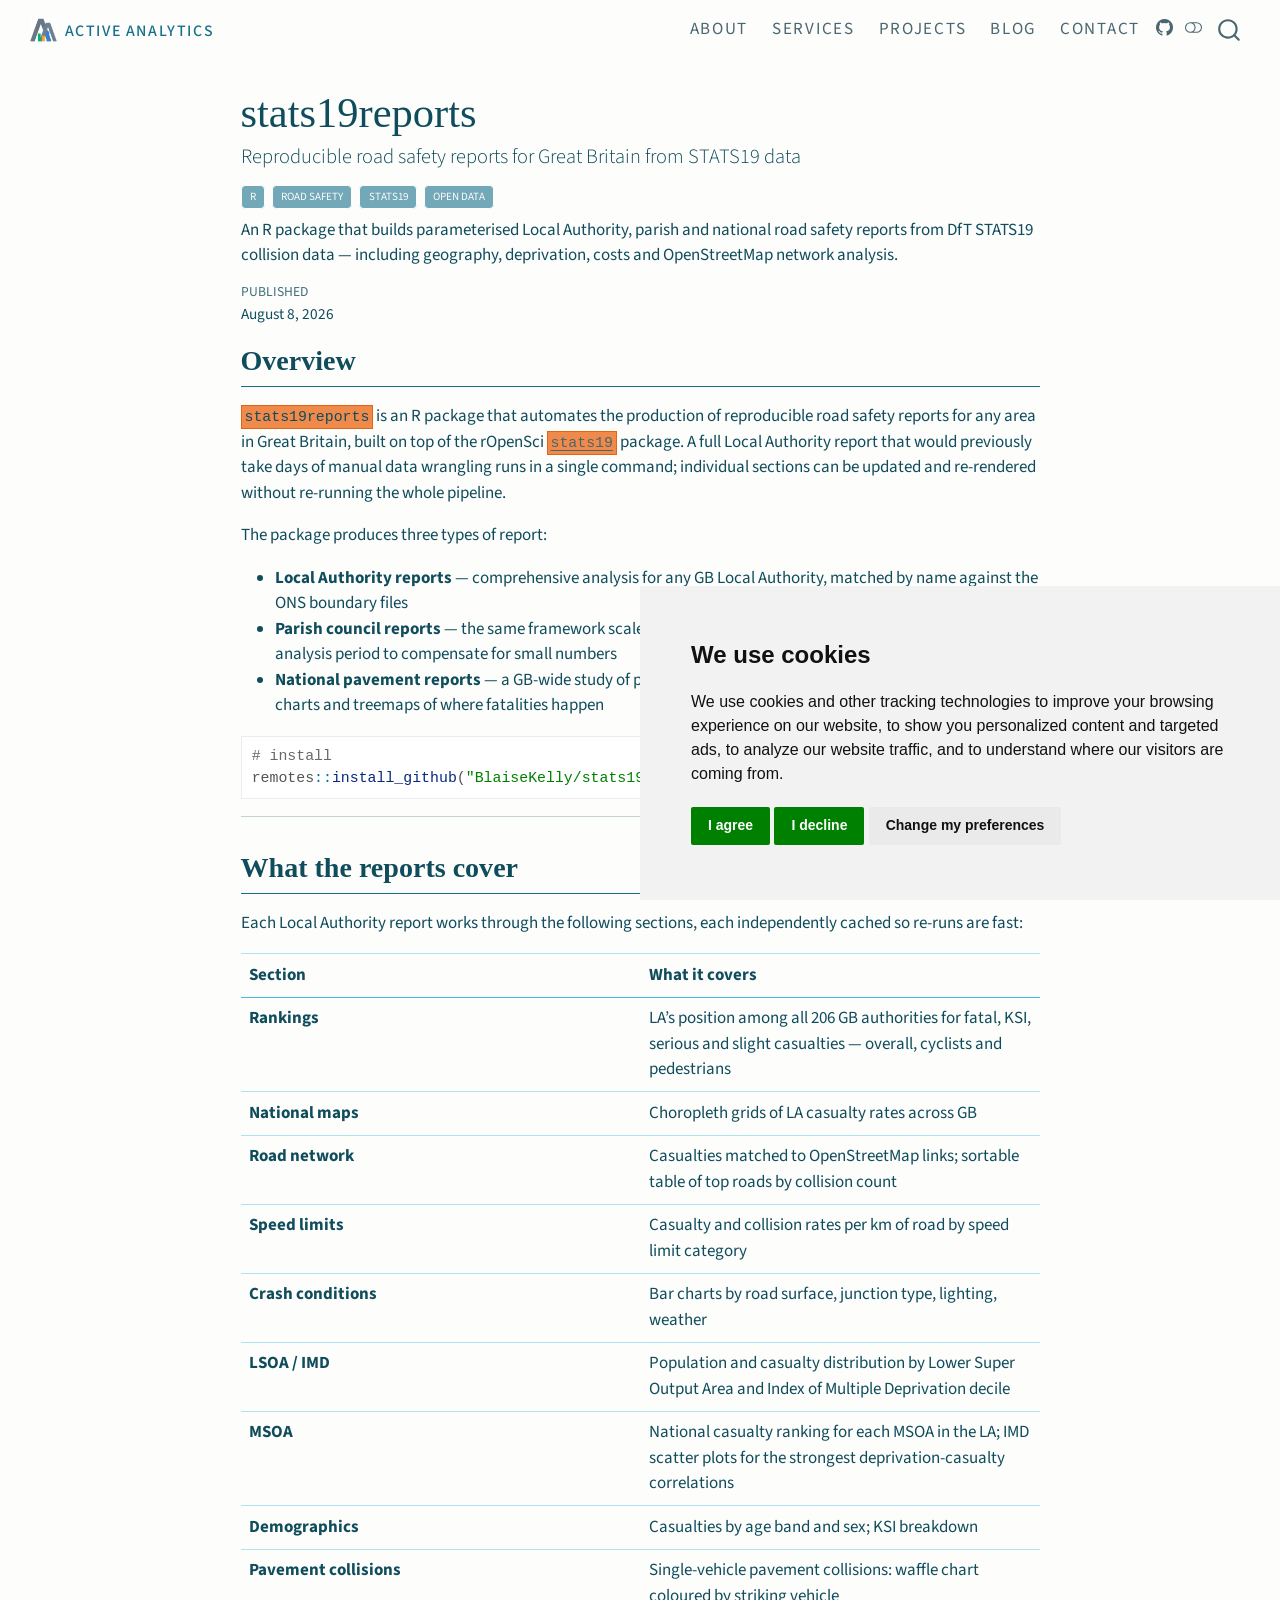
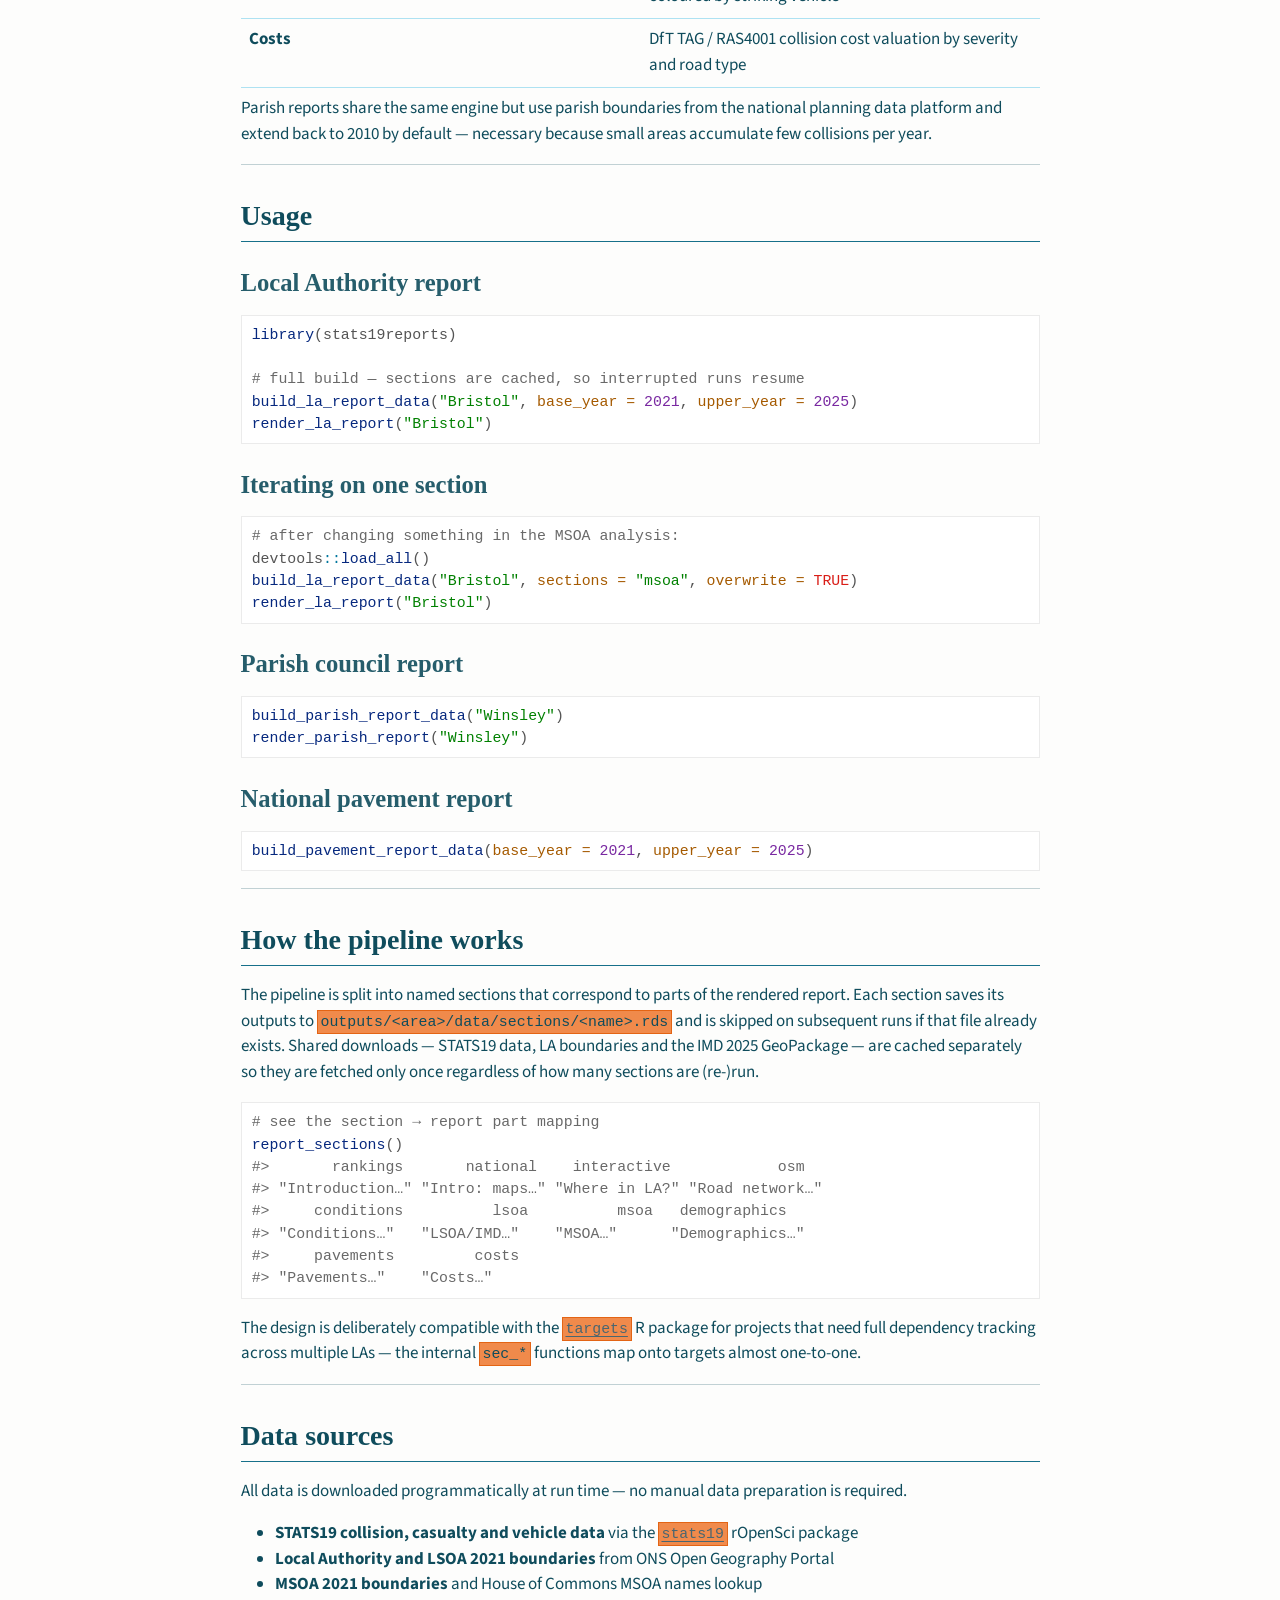
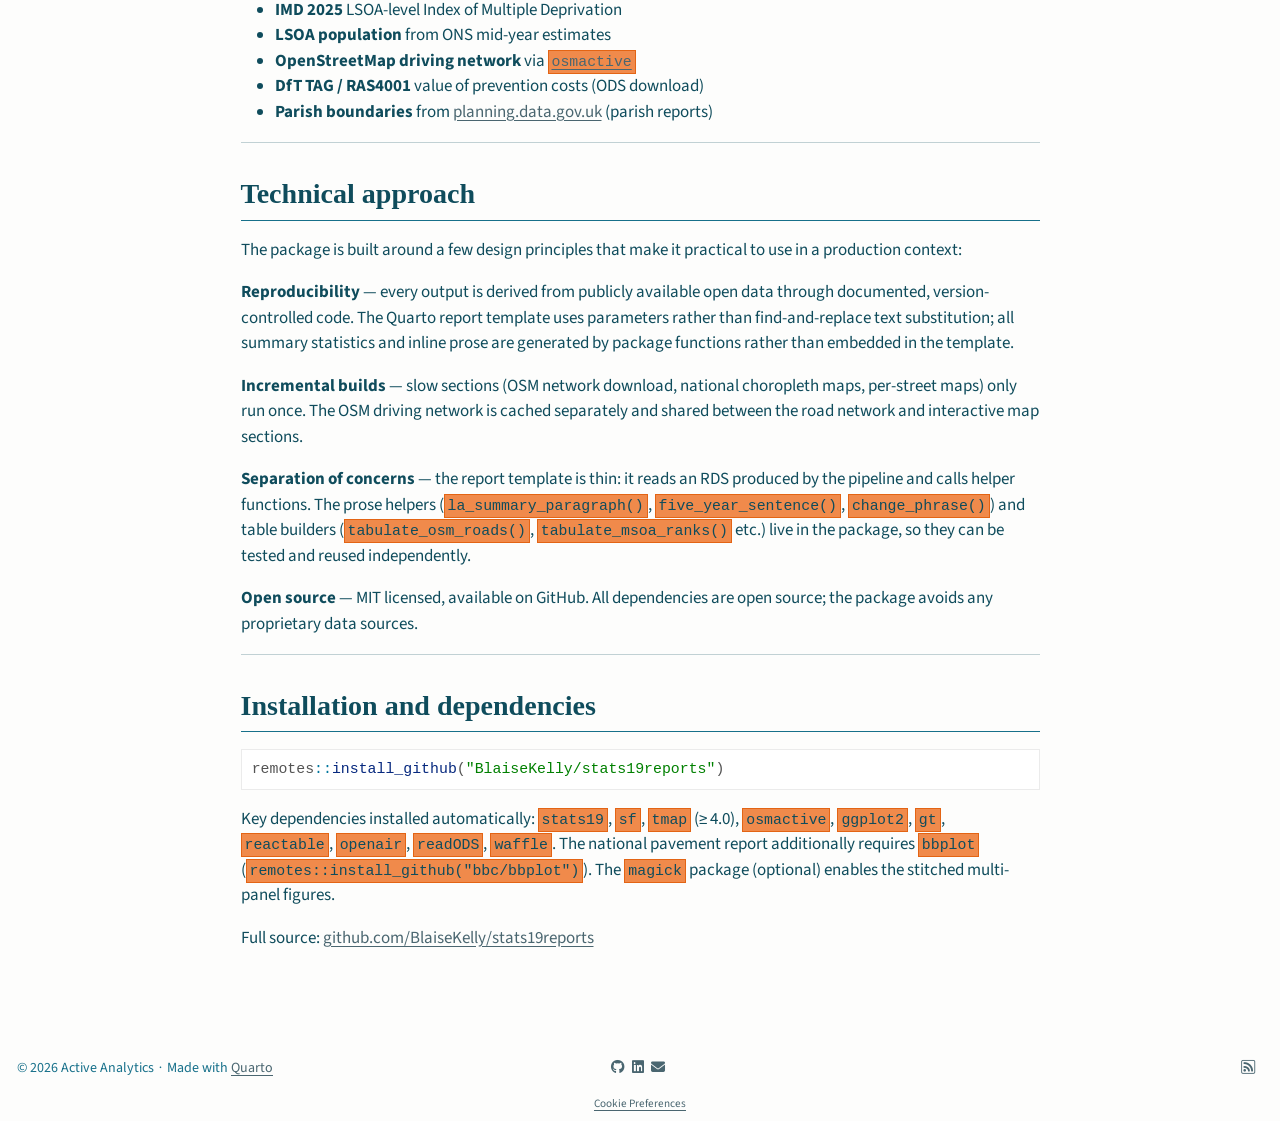
<file: projects/stats19reports/index.html>
<!DOCTYPE html>
<html xmlns="http://www.w3.org/1999/xhtml" lang="en" xml:lang="en"><head>

<meta charset="utf-8">
<meta name="generator" content="quarto-1.8.25">

<meta name="viewport" content="width=device-width, initial-scale=1.0, user-scalable=yes">

<meta name="dcterms.date" content="2026-08-08">
<meta name="description" content="An R package that builds parameterised Local Authority, parish and national road safety reports from DfT STATS19 collision data — including geography, deprivation, costs and OpenStreetMap network analysis.">

<title>stats19reports – Active Analytics</title>
<style>
code{white-space: pre-wrap;}
span.smallcaps{font-variant: small-caps;}
div.columns{display: flex; gap: min(4vw, 1.5em);}
div.column{flex: auto; overflow-x: auto;}
div.hanging-indent{margin-left: 1.5em; text-indent: -1.5em;}
ul.task-list{list-style: none;}
ul.task-list li input[type="checkbox"] {
  width: 0.8em;
  margin: 0 0.8em 0.2em -1em; /* quarto-specific, see https://github.com/quarto-dev/quarto-cli/issues/4556 */ 
  vertical-align: middle;
}
/* CSS for syntax highlighting */
html { -webkit-text-size-adjust: 100%; }
pre > code.sourceCode { white-space: pre; position: relative; }
pre > code.sourceCode > span { display: inline-block; line-height: 1.25; }
pre > code.sourceCode > span:empty { height: 1.2em; }
.sourceCode { overflow: visible; }
code.sourceCode > span { color: inherit; text-decoration: inherit; }
div.sourceCode { margin: 1em 0; }
pre.sourceCode { margin: 0; }
@media screen {
div.sourceCode { overflow: auto; }
}
@media print {
pre > code.sourceCode { white-space: pre-wrap; }
pre > code.sourceCode > span { text-indent: -5em; padding-left: 5em; }
}
pre.numberSource code
  { counter-reset: source-line 0; }
pre.numberSource code > span
  { position: relative; left: -4em; counter-increment: source-line; }
pre.numberSource code > span > a:first-child::before
  { content: counter(source-line);
    position: relative; left: -1em; text-align: right; vertical-align: baseline;
    border: none; display: inline-block;
    -webkit-touch-callout: none; -webkit-user-select: none;
    -khtml-user-select: none; -moz-user-select: none;
    -ms-user-select: none; user-select: none;
    padding: 0 4px; width: 4em;
  }
pre.numberSource { margin-left: 3em;  padding-left: 4px; }
div.sourceCode
  {   }
@media screen {
pre > code.sourceCode > span > a:first-child::before { text-decoration: underline; }
}
</style>


<script src="../../site_libs/quarto-nav/quarto-nav.js"></script>
<script src="../../site_libs/quarto-nav/headroom.min.js"></script>
<script src="../../site_libs/clipboard/clipboard.min.js"></script>
<script src="../../site_libs/quarto-search/autocomplete.umd.js"></script>
<script src="../../site_libs/quarto-search/fuse.min.js"></script>
<script src="../../site_libs/quarto-search/quarto-search.js"></script>
<meta name="quarto:offset" content="../../">
<link href="../../media/logo_light.png" rel="icon" type="image/png">
<script src="../../site_libs/cookie-consent/cookie-consent.js"></script>
<link href="../../site_libs/cookie-consent/cookie-consent.css" rel="stylesheet">
<script src="../../site_libs/quarto-html/quarto.js" type="module"></script>
<script src="../../site_libs/quarto-html/tabsets/tabsets.js" type="module"></script>
<script src="../../site_libs/quarto-html/axe/axe-check.js" type="module"></script>
<script src="../../site_libs/quarto-html/popper.min.js"></script>
<script src="../../site_libs/quarto-html/tippy.umd.min.js"></script>
<script src="../../site_libs/quarto-html/anchor.min.js"></script>
<link href="../../site_libs/quarto-html/tippy.css" rel="stylesheet">
<link href="../../site_libs/quarto-html/quarto-syntax-highlighting-4f0e06b242da9f6f8ffe3bf4e2601da9.css" rel="stylesheet" class="quarto-color-scheme" id="quarto-text-highlighting-styles">
<link href="../../site_libs/quarto-html/quarto-syntax-highlighting-dark-694885d6bfe1f8d3a02d1ab809d7d0f1.css" rel="stylesheet" class="quarto-color-scheme quarto-color-alternate" id="quarto-text-highlighting-styles">
<link href="../../site_libs/quarto-html/quarto-syntax-highlighting-4f0e06b242da9f6f8ffe3bf4e2601da9.css" rel="stylesheet" class="quarto-color-scheme-extra" id="quarto-text-highlighting-styles">
<script src="../../site_libs/bootstrap/bootstrap.min.js"></script>
<link href="../../site_libs/bootstrap/bootstrap-icons.css" rel="stylesheet">
<link href="../../site_libs/bootstrap/bootstrap-0e6acac34d0bfa602243c1bfdc23cebd.min.css" rel="stylesheet" append-hash="true" class="quarto-color-scheme" id="quarto-bootstrap" data-mode="light">
<link href="../../site_libs/bootstrap/bootstrap-dark-3cb31aeb86e52de0964b6e3a5490128e.min.css" rel="stylesheet" append-hash="true" class="quarto-color-scheme quarto-color-alternate" id="quarto-bootstrap" data-mode="dark">
<link href="../../site_libs/bootstrap/bootstrap-0e6acac34d0bfa602243c1bfdc23cebd.min.css" rel="stylesheet" append-hash="true" class="quarto-color-scheme-extra" id="quarto-bootstrap" data-mode="light">
<link href="../../site_libs/quarto-contrib/fontawesome6-1.2.0/all.min.css" rel="stylesheet">
<link href="../../site_libs/quarto-contrib/fontawesome6-1.2.0/latex-fontsize.css" rel="stylesheet">
<script id="quarto-search-options" type="application/json">{
  "location": "navbar",
  "copy-button": false,
  "collapse-after": 3,
  "panel-placement": "end",
  "type": "overlay",
  "limit": 50,
  "keyboard-shortcut": [
    "f",
    "/",
    "s"
  ],
  "show-item-context": false,
  "language": {
    "search-no-results-text": "No results",
    "search-matching-documents-text": "matching documents",
    "search-copy-link-title": "Copy link to search",
    "search-hide-matches-text": "Hide additional matches",
    "search-more-match-text": "more match in this document",
    "search-more-matches-text": "more matches in this document",
    "search-clear-button-title": "Clear",
    "search-text-placeholder": "",
    "search-detached-cancel-button-title": "Cancel",
    "search-submit-button-title": "Submit",
    "search-label": "Search"
  }
}</script>
<script async="" src="https://www.googletagmanager.com/gtag/js?id=G-9ZCEHK2WJV"></script>

<script type="text/plain" cookie-consent="tracking">

window.dataLayer = window.dataLayer || [];
function gtag(){dataLayer.push(arguments);}
gtag('js', new Date());
gtag('config', 'G-9ZCEHK2WJV', { 'anonymize_ip': true});
</script>

<script type="text/javascript" charset="UTF-8">
document.addEventListener('DOMContentLoaded', function () {
cookieconsent.run({
  "notice_banner_type":"simple",
  "consent_type":"express",
  "palette":"light",
  "language":"en",
  "page_load_consent_levels":["strictly-necessary"],
  "notice_banner_reject_button_hide":false,
  "preferences_center_close_button_hide":false,
  "website_name":""
  ,
"language":"en"
  });
});
</script> 
  


</head>

<body class="nav-fixed fullcontent quarto-light"><script id="quarto-html-before-body" type="application/javascript">
    const toggleBodyColorMode = (bsSheetEl) => {
      const mode = bsSheetEl.getAttribute("data-mode");
      const bodyEl = window.document.querySelector("body");
      if (mode === "dark") {
        bodyEl.classList.add("quarto-dark");
        bodyEl.classList.remove("quarto-light");
      } else {
        bodyEl.classList.add("quarto-light");
        bodyEl.classList.remove("quarto-dark");
      }
    }
    const toggleBodyColorPrimary = () => {
      const bsSheetEl = window.document.querySelector("link#quarto-bootstrap:not([rel=disabled-stylesheet])");
      if (bsSheetEl) {
        toggleBodyColorMode(bsSheetEl);
      }
    }
    const setColorSchemeToggle = (alternate) => {
      const toggles = window.document.querySelectorAll('.quarto-color-scheme-toggle');
      for (let i=0; i < toggles.length; i++) {
        const toggle = toggles[i];
        if (toggle) {
          if (alternate) {
            toggle.classList.add("alternate");
          } else {
            toggle.classList.remove("alternate");
          }
        }
      }
    };
    const toggleColorMode = (alternate) => {
      // Switch the stylesheets
      const primaryStylesheets = window.document.querySelectorAll('link.quarto-color-scheme:not(.quarto-color-alternate)');
      const alternateStylesheets = window.document.querySelectorAll('link.quarto-color-scheme.quarto-color-alternate');
      manageTransitions('#quarto-margin-sidebar .nav-link', false);
      if (alternate) {
        // note: dark is layered on light, we don't disable primary!
        enableStylesheet(alternateStylesheets);
        for (const sheetNode of alternateStylesheets) {
          if (sheetNode.id === "quarto-bootstrap") {
            toggleBodyColorMode(sheetNode);
          }
        }
      } else {
        disableStylesheet(alternateStylesheets);
        enableStylesheet(primaryStylesheets)
        toggleBodyColorPrimary();
      }
      manageTransitions('#quarto-margin-sidebar .nav-link', true);
      // Switch the toggles
      setColorSchemeToggle(alternate)
      // Hack to workaround the fact that safari doesn't
      // properly recolor the scrollbar when toggling (#1455)
      if (navigator.userAgent.indexOf('Safari') > 0 && navigator.userAgent.indexOf('Chrome') == -1) {
        manageTransitions("body", false);
        window.scrollTo(0, 1);
        setTimeout(() => {
          window.scrollTo(0, 0);
          manageTransitions("body", true);
        }, 40);
      }
    }
    const disableStylesheet = (stylesheets) => {
      for (let i=0; i < stylesheets.length; i++) {
        const stylesheet = stylesheets[i];
        stylesheet.rel = 'disabled-stylesheet';
      }
    }
    const enableStylesheet = (stylesheets) => {
      for (let i=0; i < stylesheets.length; i++) {
        const stylesheet = stylesheets[i];
        if(stylesheet.rel !== 'stylesheet') { // for Chrome, which will still FOUC without this check
          stylesheet.rel = 'stylesheet';
        }
      }
    }
    const manageTransitions = (selector, allowTransitions) => {
      const els = window.document.querySelectorAll(selector);
      for (let i=0; i < els.length; i++) {
        const el = els[i];
        if (allowTransitions) {
          el.classList.remove('notransition');
        } else {
          el.classList.add('notransition');
        }
      }
    }
    const isFileUrl = () => {
      return window.location.protocol === 'file:';
    }
    const hasAlternateSentinel = () => {
      let styleSentinel = getColorSchemeSentinel();
      if (styleSentinel !== null) {
        return styleSentinel === "alternate";
      } else {
        return false;
      }
    }
    const setStyleSentinel = (alternate) => {
      const value = alternate ? "alternate" : "default";
      if (!isFileUrl()) {
        window.localStorage.setItem("quarto-color-scheme", value);
      } else {
        localAlternateSentinel = value;
      }
    }
    const getColorSchemeSentinel = () => {
      if (!isFileUrl()) {
        const storageValue = window.localStorage.getItem("quarto-color-scheme");
        return storageValue != null ? storageValue : localAlternateSentinel;
      } else {
        return localAlternateSentinel;
      }
    }
    const toggleGiscusIfUsed = (isAlternate, darkModeDefault) => {
      const baseTheme = document.querySelector('#giscus-base-theme')?.value ?? 'light';
      const alternateTheme = document.querySelector('#giscus-alt-theme')?.value ?? 'dark';
      let newTheme = '';
      if(authorPrefersDark) {
        newTheme = isAlternate ? baseTheme : alternateTheme;
      } else {
        newTheme = isAlternate ? alternateTheme : baseTheme;
      }
      const changeGiscusTheme = () => {
        // From: https://github.com/giscus/giscus/issues/336
        const sendMessage = (message) => {
          const iframe = document.querySelector('iframe.giscus-frame');
          if (!iframe) return;
          iframe.contentWindow.postMessage({ giscus: message }, 'https://giscus.app');
        }
        sendMessage({
          setConfig: {
            theme: newTheme
          }
        });
      }
      const isGiscussLoaded = window.document.querySelector('iframe.giscus-frame') !== null;
      if (isGiscussLoaded) {
        changeGiscusTheme();
      }
    };
    const authorPrefersDark = false;
    const darkModeDefault = authorPrefersDark;
      document.querySelector('link#quarto-text-highlighting-styles.quarto-color-scheme-extra').rel = 'disabled-stylesheet';
      document.querySelector('link#quarto-bootstrap.quarto-color-scheme-extra').rel = 'disabled-stylesheet';
    let localAlternateSentinel = darkModeDefault ? 'alternate' : 'default';
    // Dark / light mode switch
    window.quartoToggleColorScheme = () => {
      // Read the current dark / light value
      let toAlternate = !hasAlternateSentinel();
      toggleColorMode(toAlternate);
      setStyleSentinel(toAlternate);
      toggleGiscusIfUsed(toAlternate, darkModeDefault);
      window.dispatchEvent(new Event('resize'));
    };
    // Switch to dark mode if need be
    if (hasAlternateSentinel()) {
      toggleColorMode(true);
    } else {
      toggleColorMode(false);
    }
  </script>

<div id="quarto-search-results"></div>
  <header id="quarto-header" class="headroom fixed-top">
    <nav class="navbar navbar-expand-lg " data-bs-theme="dark">
      <div class="navbar-container container-fluid">
      <div class="navbar-brand-container mx-auto">
    <a href="../../index.html" class="navbar-brand navbar-brand-logo">
    <img src="../../media/logo_light.png" alt="" class="navbar-logo light-content">
    <img src="../../media/logo_light.png" alt="" class="navbar-logo dark-content">
    </a>
    <a class="navbar-brand" href="../../index.html">
    <span class="navbar-title">Active Analytics</span>
    </a>
  </div>
            <div id="quarto-search" class="" title="Search"></div>
          <button class="navbar-toggler" type="button" data-bs-toggle="collapse" data-bs-target="#navbarCollapse" aria-controls="navbarCollapse" role="menu" aria-expanded="false" aria-label="Toggle navigation" onclick="if (window.quartoToggleHeadroom) { window.quartoToggleHeadroom(); }">
  <span class="navbar-toggler-icon"></span>
</button>
          <div class="collapse navbar-collapse" id="navbarCollapse">
            <ul class="navbar-nav navbar-nav-scroll ms-auto">
  <li class="nav-item">
    <a class="nav-link" href="../../about.html"> 
<span class="menu-text">About</span></a>
  </li>  
  <li class="nav-item">
    <a class="nav-link" href="../../services.html"> 
<span class="menu-text">Services</span></a>
  </li>  
  <li class="nav-item">
    <a class="nav-link" href="../../projects/index.html"> 
<span class="menu-text">Projects</span></a>
  </li>  
  <li class="nav-item">
    <a class="nav-link" href="../../blog/index.html"> 
<span class="menu-text">Blog</span></a>
  </li>  
  <li class="nav-item">
    <a class="nav-link" href="../../contact.html"> 
<span class="menu-text">Contact</span></a>
  </li>  
</ul>
          </div> <!-- /navcollapse -->
            <div class="quarto-navbar-tools">
    <a href="https://github.com/activeanalytics-nl" title="" class="quarto-navigation-tool px-1" aria-label=""><i class="bi bi-github"></i></a>
  <a href="" class="quarto-color-scheme-toggle quarto-navigation-tool  px-1" onclick="window.quartoToggleColorScheme(); return false;" title="Toggle dark mode"><i class="bi"></i></a>
</div>
      </div> <!-- /container-fluid -->
    </nav>
</header>
<!-- content -->
<div id="quarto-content" class="quarto-container page-columns page-rows-contents page-layout-article page-navbar">
<!-- sidebar -->
<!-- margin-sidebar -->
    
<!-- main -->
<main class="content" id="quarto-document-content">


<header id="title-block-header" class="quarto-title-block default">
<div class="quarto-title">
<h1 class="title">stats19reports</h1>
<p class="subtitle lead">Reproducible road safety reports for Great Britain from STATS19 data</p>
  <div class="quarto-categories">
    <div class="quarto-category">R</div>
    <div class="quarto-category">road safety</div>
    <div class="quarto-category">STATS19</div>
    <div class="quarto-category">open data</div>
  </div>
  </div>

<div>
  <div class="description">
    An R package that builds parameterised Local Authority, parish and national road safety reports from DfT STATS19 collision data — including geography, deprivation, costs and OpenStreetMap network analysis.
  </div>
</div>


<div class="quarto-title-meta">

    
    <div>
    <div class="quarto-title-meta-heading">Published</div>
    <div class="quarto-title-meta-contents">
      <p class="date">August 8, 2026</p>
    </div>
  </div>
  
    
  </div>
  


</header>


<section id="overview" class="level2">
<h2 class="anchored" data-anchor-id="overview">Overview</h2>
<p><code>stats19reports</code> is an R package that automates the production of reproducible road safety reports for any area in Great Britain, built on top of the rOpenSci <a href="https://github.com/ropensci/stats19"><code>stats19</code></a> package. A full Local Authority report that would previously take days of manual data wrangling runs in a single command; individual sections can be updated and re-rendered without re-running the whole pipeline.</p>
<p>The package produces three types of report:</p>
<ul>
<li><strong>Local Authority reports</strong> — comprehensive analysis for any GB Local Authority, matched by name against the ONS boundary files</li>
<li><strong>Parish council reports</strong> — the same framework scaled down to parish boundaries, with a longer default analysis period to compensate for small numbers</li>
<li><strong>National pavement reports</strong> — a GB-wide study of pedestrians struck on a footway or verge, with BBC-styled charts and treemaps of where fatalities happen</li>
</ul>
<div class="code-copy-outer-scaffold"><div class="sourceCode" id="cb1"><pre class="sourceCode r code-with-copy"><code class="sourceCode r"><span id="cb1-1"><a href="#cb1-1" aria-hidden="true" tabindex="-1"></a><span class="co"># install</span></span>
<span id="cb1-2"><a href="#cb1-2" aria-hidden="true" tabindex="-1"></a>remotes<span class="sc">::</span><span class="fu">install_github</span>(<span class="st">"BlaiseKelly/stats19reports"</span>)</span></code></pre></div><button title="Copy to Clipboard" class="code-copy-button"><i class="bi"></i></button></div>
<hr>
</section>
<section id="what-the-reports-cover" class="level2">
<h2 class="anchored" data-anchor-id="what-the-reports-cover">What the reports cover</h2>
<p>Each Local Authority report works through the following sections, each independently cached so re-runs are fast:</p>
<table class="caption-top table">
<colgroup>
<col style="width: 50%">
<col style="width: 50%">
</colgroup>
<thead>
<tr class="header">
<th>Section</th>
<th>What it covers</th>
</tr>
</thead>
<tbody>
<tr class="odd">
<td><strong>Rankings</strong></td>
<td>LA’s position among all 206 GB authorities for fatal, KSI, serious and slight casualties — overall, cyclists and pedestrians</td>
</tr>
<tr class="even">
<td><strong>National maps</strong></td>
<td>Choropleth grids of LA casualty rates across GB</td>
</tr>
<tr class="odd">
<td><strong>Road network</strong></td>
<td>Casualties matched to OpenStreetMap links; sortable table of top roads by collision count</td>
</tr>
<tr class="even">
<td><strong>Speed limits</strong></td>
<td>Casualty and collision rates per km of road by speed limit category</td>
</tr>
<tr class="odd">
<td><strong>Crash conditions</strong></td>
<td>Bar charts by road surface, junction type, lighting, weather</td>
</tr>
<tr class="even">
<td><strong>LSOA / IMD</strong></td>
<td>Population and casualty distribution by Lower Super Output Area and Index of Multiple Deprivation decile</td>
</tr>
<tr class="odd">
<td><strong>MSOA</strong></td>
<td>National casualty ranking for each MSOA in the LA; IMD scatter plots for the strongest deprivation-casualty correlations</td>
</tr>
<tr class="even">
<td><strong>Demographics</strong></td>
<td>Casualties by age band and sex; KSI breakdown</td>
</tr>
<tr class="odd">
<td><strong>Pavement collisions</strong></td>
<td>Single-vehicle pavement collisions: waffle chart coloured by striking vehicle</td>
</tr>
<tr class="even">
<td><strong>Costs</strong></td>
<td>DfT TAG / RAS4001 collision cost valuation by severity and road type</td>
</tr>
</tbody>
</table>
<p>Parish reports share the same engine but use parish boundaries from the national planning data platform and extend back to 2010 by default — necessary because small areas accumulate few collisions per year.</p>
<hr>
</section>
<section id="usage" class="level2">
<h2 class="anchored" data-anchor-id="usage">Usage</h2>
<section id="local-authority-report" class="level3">
<h3 class="anchored" data-anchor-id="local-authority-report">Local Authority report</h3>
<div class="code-copy-outer-scaffold"><div class="sourceCode" id="cb2"><pre class="sourceCode r code-with-copy"><code class="sourceCode r"><span id="cb2-1"><a href="#cb2-1" aria-hidden="true" tabindex="-1"></a><span class="fu">library</span>(stats19reports)</span>
<span id="cb2-2"><a href="#cb2-2" aria-hidden="true" tabindex="-1"></a></span>
<span id="cb2-3"><a href="#cb2-3" aria-hidden="true" tabindex="-1"></a><span class="co"># full build — sections are cached, so interrupted runs resume</span></span>
<span id="cb2-4"><a href="#cb2-4" aria-hidden="true" tabindex="-1"></a><span class="fu">build_la_report_data</span>(<span class="st">"Bristol"</span>, <span class="at">base_year =</span> <span class="dv">2021</span>, <span class="at">upper_year =</span> <span class="dv">2025</span>)</span>
<span id="cb2-5"><a href="#cb2-5" aria-hidden="true" tabindex="-1"></a><span class="fu">render_la_report</span>(<span class="st">"Bristol"</span>)</span></code></pre></div><button title="Copy to Clipboard" class="code-copy-button"><i class="bi"></i></button></div>
</section>
<section id="iterating-on-one-section" class="level3">
<h3 class="anchored" data-anchor-id="iterating-on-one-section">Iterating on one section</h3>
<div class="code-copy-outer-scaffold"><div class="sourceCode" id="cb3"><pre class="sourceCode r code-with-copy"><code class="sourceCode r"><span id="cb3-1"><a href="#cb3-1" aria-hidden="true" tabindex="-1"></a><span class="co"># after changing something in the MSOA analysis:</span></span>
<span id="cb3-2"><a href="#cb3-2" aria-hidden="true" tabindex="-1"></a>devtools<span class="sc">::</span><span class="fu">load_all</span>()</span>
<span id="cb3-3"><a href="#cb3-3" aria-hidden="true" tabindex="-1"></a><span class="fu">build_la_report_data</span>(<span class="st">"Bristol"</span>, <span class="at">sections =</span> <span class="st">"msoa"</span>, <span class="at">overwrite =</span> <span class="cn">TRUE</span>)</span>
<span id="cb3-4"><a href="#cb3-4" aria-hidden="true" tabindex="-1"></a><span class="fu">render_la_report</span>(<span class="st">"Bristol"</span>)</span></code></pre></div><button title="Copy to Clipboard" class="code-copy-button"><i class="bi"></i></button></div>
</section>
<section id="parish-council-report" class="level3">
<h3 class="anchored" data-anchor-id="parish-council-report">Parish council report</h3>
<div class="code-copy-outer-scaffold"><div class="sourceCode" id="cb4"><pre class="sourceCode r code-with-copy"><code class="sourceCode r"><span id="cb4-1"><a href="#cb4-1" aria-hidden="true" tabindex="-1"></a><span class="fu">build_parish_report_data</span>(<span class="st">"Winsley"</span>)</span>
<span id="cb4-2"><a href="#cb4-2" aria-hidden="true" tabindex="-1"></a><span class="fu">render_parish_report</span>(<span class="st">"Winsley"</span>)</span></code></pre></div><button title="Copy to Clipboard" class="code-copy-button"><i class="bi"></i></button></div>
</section>
<section id="national-pavement-report" class="level3">
<h3 class="anchored" data-anchor-id="national-pavement-report">National pavement report</h3>
<div class="code-copy-outer-scaffold"><div class="sourceCode" id="cb5"><pre class="sourceCode r code-with-copy"><code class="sourceCode r"><span id="cb5-1"><a href="#cb5-1" aria-hidden="true" tabindex="-1"></a><span class="fu">build_pavement_report_data</span>(<span class="at">base_year =</span> <span class="dv">2021</span>, <span class="at">upper_year =</span> <span class="dv">2025</span>)</span></code></pre></div><button title="Copy to Clipboard" class="code-copy-button"><i class="bi"></i></button></div>
<hr>
</section>
</section>
<section id="how-the-pipeline-works" class="level2">
<h2 class="anchored" data-anchor-id="how-the-pipeline-works">How the pipeline works</h2>
<p>The pipeline is split into named sections that correspond to parts of the rendered report. Each section saves its outputs to <code>outputs/&lt;area&gt;/data/sections/&lt;name&gt;.rds</code> and is skipped on subsequent runs if that file already exists. Shared downloads — STATS19 data, LA boundaries and the IMD 2025 GeoPackage — are cached separately so they are fetched only once regardless of how many sections are (re-)run.</p>
<div class="code-copy-outer-scaffold"><div class="sourceCode" id="cb6"><pre class="sourceCode r code-with-copy"><code class="sourceCode r"><span id="cb6-1"><a href="#cb6-1" aria-hidden="true" tabindex="-1"></a><span class="co"># see the section → report part mapping</span></span>
<span id="cb6-2"><a href="#cb6-2" aria-hidden="true" tabindex="-1"></a><span class="fu">report_sections</span>()</span>
<span id="cb6-3"><a href="#cb6-3" aria-hidden="true" tabindex="-1"></a><span class="co">#&gt;       rankings       national    interactive            osm</span></span>
<span id="cb6-4"><a href="#cb6-4" aria-hidden="true" tabindex="-1"></a><span class="co">#&gt; "Introduction…" "Intro: maps…" "Where in LA?" "Road network…"</span></span>
<span id="cb6-5"><a href="#cb6-5" aria-hidden="true" tabindex="-1"></a><span class="co">#&gt;     conditions          lsoa          msoa   demographics</span></span>
<span id="cb6-6"><a href="#cb6-6" aria-hidden="true" tabindex="-1"></a><span class="co">#&gt; "Conditions…"   "LSOA/IMD…"    "MSOA…"      "Demographics…"</span></span>
<span id="cb6-7"><a href="#cb6-7" aria-hidden="true" tabindex="-1"></a><span class="co">#&gt;     pavements         costs</span></span>
<span id="cb6-8"><a href="#cb6-8" aria-hidden="true" tabindex="-1"></a><span class="co">#&gt; "Pavements…"    "Costs…"</span></span></code></pre></div><button title="Copy to Clipboard" class="code-copy-button"><i class="bi"></i></button></div>
<p>The design is deliberately compatible with the <a href="https://books.ropensci.org/targets/"><code>targets</code></a> R package for projects that need full dependency tracking across multiple LAs — the internal <code>sec_*</code> functions map onto targets almost one-to-one.</p>
<hr>
</section>
<section id="data-sources" class="level2">
<h2 class="anchored" data-anchor-id="data-sources">Data sources</h2>
<p>All data is downloaded programmatically at run time — no manual data preparation is required.</p>
<ul>
<li><strong>STATS19 collision, casualty and vehicle data</strong> via the <a href="https://github.com/ropensci/stats19"><code>stats19</code></a> rOpenSci package</li>
<li><strong>Local Authority and LSOA 2021 boundaries</strong> from ONS Open Geography Portal</li>
<li><strong>MSOA 2021 boundaries</strong> and House of Commons MSOA names lookup</li>
<li><strong>IMD 2025</strong> LSOA-level Index of Multiple Deprivation</li>
<li><strong>LSOA population</strong> from ONS mid-year estimates</li>
<li><strong>OpenStreetMap driving network</strong> via <a href="https://github.com/nptscot/osmactive"><code>osmactive</code></a></li>
<li><strong>DfT TAG / RAS4001</strong> value of prevention costs (ODS download)</li>
<li><strong>Parish boundaries</strong> from <a href="https://www.planning.data.gov.uk/">planning.data.gov.uk</a> (parish reports)</li>
</ul>
<hr>
</section>
<section id="technical-approach" class="level2">
<h2 class="anchored" data-anchor-id="technical-approach">Technical approach</h2>
<p>The package is built around a few design principles that make it practical to use in a production context:</p>
<p><strong>Reproducibility</strong> — every output is derived from publicly available open data through documented, version-controlled code. The Quarto report template uses parameters rather than find-and-replace text substitution; all summary statistics and inline prose are generated by package functions rather than embedded in the template.</p>
<p><strong>Incremental builds</strong> — slow sections (OSM network download, national choropleth maps, per-street maps) only run once. The OSM driving network is cached separately and shared between the road network and interactive map sections.</p>
<p><strong>Separation of concerns</strong> — the report template is thin: it reads an RDS produced by the pipeline and calls helper functions. The prose helpers (<code>la_summary_paragraph()</code>, <code>five_year_sentence()</code>, <code>change_phrase()</code>) and table builders (<code>tabulate_osm_roads()</code>, <code>tabulate_msoa_ranks()</code> etc.) live in the package, so they can be tested and reused independently.</p>
<p><strong>Open source</strong> — MIT licensed, available on GitHub. All dependencies are open source; the package avoids any proprietary data sources.</p>
<hr>
</section>
<section id="installation-and-dependencies" class="level2">
<h2 class="anchored" data-anchor-id="installation-and-dependencies">Installation and dependencies</h2>
<div class="code-copy-outer-scaffold"><div class="sourceCode" id="cb7"><pre class="sourceCode r code-with-copy"><code class="sourceCode r"><span id="cb7-1"><a href="#cb7-1" aria-hidden="true" tabindex="-1"></a>remotes<span class="sc">::</span><span class="fu">install_github</span>(<span class="st">"BlaiseKelly/stats19reports"</span>)</span></code></pre></div><button title="Copy to Clipboard" class="code-copy-button"><i class="bi"></i></button></div>
<p>Key dependencies installed automatically: <code>stats19</code>, <code>sf</code>, <code>tmap</code> (≥ 4.0), <code>osmactive</code>, <code>ggplot2</code>, <code>gt</code>, <code>reactable</code>, <code>openair</code>, <code>readODS</code>, <code>waffle</code>. The national pavement report additionally requires <code>bbplot</code> (<code>remotes::install_github("bbc/bbplot")</code>). The <code>magick</code> package (optional) enables the stitched multi-panel figures.</p>
<p>Full source: <a href="https://github.com/BlaiseKelly/stats19reports">github.com/BlaiseKelly/stats19reports</a></p>


</section>

<a onclick="window.scrollTo(0, 0); return false;" role="button" id="quarto-back-to-top"><i class="bi bi-arrow-up"></i> Back to top</a></main> <!-- /main -->
<script id="quarto-html-after-body" type="application/javascript">
  window.document.addEventListener("DOMContentLoaded", function (event) {
    // Ensure there is a toggle, if there isn't float one in the top right
    if (window.document.querySelector('.quarto-color-scheme-toggle') === null) {
      const a = window.document.createElement('a');
      a.classList.add('top-right');
      a.classList.add('quarto-color-scheme-toggle');
      a.href = "";
      a.onclick = function() { try { window.quartoToggleColorScheme(); } catch {} return false; };
      const i = window.document.createElement("i");
      i.classList.add('bi');
      a.appendChild(i);
      window.document.body.appendChild(a);
    }
    setColorSchemeToggle(hasAlternateSentinel())
    const icon = "";
    const anchorJS = new window.AnchorJS();
    anchorJS.options = {
      placement: 'right',
      icon: icon
    };
    anchorJS.add('.anchored');
    const isCodeAnnotation = (el) => {
      for (const clz of el.classList) {
        if (clz.startsWith('code-annotation-')) {                     
          return true;
        }
      }
      return false;
    }
    const onCopySuccess = function(e) {
      // button target
      const button = e.trigger;
      // don't keep focus
      button.blur();
      // flash "checked"
      button.classList.add('code-copy-button-checked');
      var currentTitle = button.getAttribute("title");
      button.setAttribute("title", "Copied!");
      let tooltip;
      if (window.bootstrap) {
        button.setAttribute("data-bs-toggle", "tooltip");
        button.setAttribute("data-bs-placement", "left");
        button.setAttribute("data-bs-title", "Copied!");
        tooltip = new bootstrap.Tooltip(button, 
          { trigger: "manual", 
            customClass: "code-copy-button-tooltip",
            offset: [0, -8]});
        tooltip.show();    
      }
      setTimeout(function() {
        if (tooltip) {
          tooltip.hide();
          button.removeAttribute("data-bs-title");
          button.removeAttribute("data-bs-toggle");
          button.removeAttribute("data-bs-placement");
        }
        button.setAttribute("title", currentTitle);
        button.classList.remove('code-copy-button-checked');
      }, 1000);
      // clear code selection
      e.clearSelection();
    }
    const getTextToCopy = function(trigger) {
      const outerScaffold = trigger.parentElement.cloneNode(true);
      const codeEl = outerScaffold.querySelector('code');
      for (const childEl of codeEl.children) {
        if (isCodeAnnotation(childEl)) {
          childEl.remove();
        }
      }
      return codeEl.innerText;
    }
    const clipboard = new window.ClipboardJS('.code-copy-button:not([data-in-quarto-modal])', {
      text: getTextToCopy
    });
    clipboard.on('success', onCopySuccess);
    if (window.document.getElementById('quarto-embedded-source-code-modal')) {
      const clipboardModal = new window.ClipboardJS('.code-copy-button[data-in-quarto-modal]', {
        text: getTextToCopy,
        container: window.document.getElementById('quarto-embedded-source-code-modal')
      });
      clipboardModal.on('success', onCopySuccess);
    }
      var localhostRegex = new RegExp(/^(?:http|https):\/\/localhost\:?[0-9]*\//);
      var mailtoRegex = new RegExp(/^mailto:/);
        var filterRegex = new RegExp("https:\/\/activeanalytics\.nl");
      var isInternal = (href) => {
          return filterRegex.test(href) || localhostRegex.test(href) || mailtoRegex.test(href);
      }
      // Inspect non-navigation links and adorn them if external
     var links = window.document.querySelectorAll('a[href]:not(.nav-link):not(.navbar-brand):not(.toc-action):not(.sidebar-link):not(.sidebar-item-toggle):not(.pagination-link):not(.no-external):not([aria-hidden]):not(.dropdown-item):not(.quarto-navigation-tool):not(.about-link)');
      for (var i=0; i<links.length; i++) {
        const link = links[i];
        if (!isInternal(link.href)) {
          // undo the damage that might have been done by quarto-nav.js in the case of
          // links that we want to consider external
          if (link.dataset.originalHref !== undefined) {
            link.href = link.dataset.originalHref;
          }
        }
      }
    function tippyHover(el, contentFn, onTriggerFn, onUntriggerFn) {
      const config = {
        allowHTML: true,
        maxWidth: 500,
        delay: 100,
        arrow: false,
        appendTo: function(el) {
            return el.parentElement;
        },
        interactive: true,
        interactiveBorder: 10,
        theme: 'quarto',
        placement: 'bottom-start',
      };
      if (contentFn) {
        config.content = contentFn;
      }
      if (onTriggerFn) {
        config.onTrigger = onTriggerFn;
      }
      if (onUntriggerFn) {
        config.onUntrigger = onUntriggerFn;
      }
      window.tippy(el, config); 
    }
    const noterefs = window.document.querySelectorAll('a[role="doc-noteref"]');
    for (var i=0; i<noterefs.length; i++) {
      const ref = noterefs[i];
      tippyHover(ref, function() {
        // use id or data attribute instead here
        let href = ref.getAttribute('data-footnote-href') || ref.getAttribute('href');
        try { href = new URL(href).hash; } catch {}
        const id = href.replace(/^#\/?/, "");
        const note = window.document.getElementById(id);
        if (note) {
          return note.innerHTML;
        } else {
          return "";
        }
      });
    }
    const xrefs = window.document.querySelectorAll('a.quarto-xref');
    const processXRef = (id, note) => {
      // Strip column container classes
      const stripColumnClz = (el) => {
        el.classList.remove("page-full", "page-columns");
        if (el.children) {
          for (const child of el.children) {
            stripColumnClz(child);
          }
        }
      }
      stripColumnClz(note)
      if (id === null || id.startsWith('sec-')) {
        // Special case sections, only their first couple elements
        const container = document.createElement("div");
        if (note.children && note.children.length > 2) {
          container.appendChild(note.children[0].cloneNode(true));
          for (let i = 1; i < note.children.length; i++) {
            const child = note.children[i];
            if (child.tagName === "P" && child.innerText === "") {
              continue;
            } else {
              container.appendChild(child.cloneNode(true));
              break;
            }
          }
          if (window.Quarto?.typesetMath) {
            window.Quarto.typesetMath(container);
          }
          return container.innerHTML
        } else {
          if (window.Quarto?.typesetMath) {
            window.Quarto.typesetMath(note);
          }
          return note.innerHTML;
        }
      } else {
        // Remove any anchor links if they are present
        const anchorLink = note.querySelector('a.anchorjs-link');
        if (anchorLink) {
          anchorLink.remove();
        }
        if (window.Quarto?.typesetMath) {
          window.Quarto.typesetMath(note);
        }
        if (note.classList.contains("callout")) {
          return note.outerHTML;
        } else {
          return note.innerHTML;
        }
      }
    }
    for (var i=0; i<xrefs.length; i++) {
      const xref = xrefs[i];
      tippyHover(xref, undefined, function(instance) {
        instance.disable();
        let url = xref.getAttribute('href');
        let hash = undefined; 
        if (url.startsWith('#')) {
          hash = url;
        } else {
          try { hash = new URL(url).hash; } catch {}
        }
        if (hash) {
          const id = hash.replace(/^#\/?/, "");
          const note = window.document.getElementById(id);
          if (note !== null) {
            try {
              const html = processXRef(id, note.cloneNode(true));
              instance.setContent(html);
            } finally {
              instance.enable();
              instance.show();
            }
          } else {
            // See if we can fetch this
            fetch(url.split('#')[0])
            .then(res => res.text())
            .then(html => {
              const parser = new DOMParser();
              const htmlDoc = parser.parseFromString(html, "text/html");
              const note = htmlDoc.getElementById(id);
              if (note !== null) {
                const html = processXRef(id, note);
                instance.setContent(html);
              } 
            }).finally(() => {
              instance.enable();
              instance.show();
            });
          }
        } else {
          // See if we can fetch a full url (with no hash to target)
          // This is a special case and we should probably do some content thinning / targeting
          fetch(url)
          .then(res => res.text())
          .then(html => {
            const parser = new DOMParser();
            const htmlDoc = parser.parseFromString(html, "text/html");
            const note = htmlDoc.querySelector('main.content');
            if (note !== null) {
              // This should only happen for chapter cross references
              // (since there is no id in the URL)
              // remove the first header
              if (note.children.length > 0 && note.children[0].tagName === "HEADER") {
                note.children[0].remove();
              }
              const html = processXRef(null, note);
              instance.setContent(html);
            } 
          }).finally(() => {
            instance.enable();
            instance.show();
          });
        }
      }, function(instance) {
      });
    }
        let selectedAnnoteEl;
        const selectorForAnnotation = ( cell, annotation) => {
          let cellAttr = 'data-code-cell="' + cell + '"';
          let lineAttr = 'data-code-annotation="' +  annotation + '"';
          const selector = 'span[' + cellAttr + '][' + lineAttr + ']';
          return selector;
        }
        const selectCodeLines = (annoteEl) => {
          const doc = window.document;
          const targetCell = annoteEl.getAttribute("data-target-cell");
          const targetAnnotation = annoteEl.getAttribute("data-target-annotation");
          const annoteSpan = window.document.querySelector(selectorForAnnotation(targetCell, targetAnnotation));
          const lines = annoteSpan.getAttribute("data-code-lines").split(",");
          const lineIds = lines.map((line) => {
            return targetCell + "-" + line;
          })
          let top = null;
          let height = null;
          let parent = null;
          if (lineIds.length > 0) {
              //compute the position of the single el (top and bottom and make a div)
              const el = window.document.getElementById(lineIds[0]);
              top = el.offsetTop;
              height = el.offsetHeight;
              parent = el.parentElement.parentElement;
            if (lineIds.length > 1) {
              const lastEl = window.document.getElementById(lineIds[lineIds.length - 1]);
              const bottom = lastEl.offsetTop + lastEl.offsetHeight;
              height = bottom - top;
            }
            if (top !== null && height !== null && parent !== null) {
              // cook up a div (if necessary) and position it 
              let div = window.document.getElementById("code-annotation-line-highlight");
              if (div === null) {
                div = window.document.createElement("div");
                div.setAttribute("id", "code-annotation-line-highlight");
                div.style.position = 'absolute';
                parent.appendChild(div);
              }
              div.style.top = top - 2 + "px";
              div.style.height = height + 4 + "px";
              div.style.left = 0;
              let gutterDiv = window.document.getElementById("code-annotation-line-highlight-gutter");
              if (gutterDiv === null) {
                gutterDiv = window.document.createElement("div");
                gutterDiv.setAttribute("id", "code-annotation-line-highlight-gutter");
                gutterDiv.style.position = 'absolute';
                const codeCell = window.document.getElementById(targetCell);
                const gutter = codeCell.querySelector('.code-annotation-gutter');
                gutter.appendChild(gutterDiv);
              }
              gutterDiv.style.top = top - 2 + "px";
              gutterDiv.style.height = height + 4 + "px";
            }
            selectedAnnoteEl = annoteEl;
          }
        };
        const unselectCodeLines = () => {
          const elementsIds = ["code-annotation-line-highlight", "code-annotation-line-highlight-gutter"];
          elementsIds.forEach((elId) => {
            const div = window.document.getElementById(elId);
            if (div) {
              div.remove();
            }
          });
          selectedAnnoteEl = undefined;
        };
          // Handle positioning of the toggle
      window.addEventListener(
        "resize",
        throttle(() => {
          elRect = undefined;
          if (selectedAnnoteEl) {
            selectCodeLines(selectedAnnoteEl);
          }
        }, 10)
      );
      function throttle(fn, ms) {
      let throttle = false;
      let timer;
        return (...args) => {
          if(!throttle) { // first call gets through
              fn.apply(this, args);
              throttle = true;
          } else { // all the others get throttled
              if(timer) clearTimeout(timer); // cancel #2
              timer = setTimeout(() => {
                fn.apply(this, args);
                timer = throttle = false;
              }, ms);
          }
        };
      }
        // Attach click handler to the DT
        const annoteDls = window.document.querySelectorAll('dt[data-target-cell]');
        for (const annoteDlNode of annoteDls) {
          annoteDlNode.addEventListener('click', (event) => {
            const clickedEl = event.target;
            if (clickedEl !== selectedAnnoteEl) {
              unselectCodeLines();
              const activeEl = window.document.querySelector('dt[data-target-cell].code-annotation-active');
              if (activeEl) {
                activeEl.classList.remove('code-annotation-active');
              }
              selectCodeLines(clickedEl);
              clickedEl.classList.add('code-annotation-active');
            } else {
              // Unselect the line
              unselectCodeLines();
              clickedEl.classList.remove('code-annotation-active');
            }
          });
        }
    const findCites = (el) => {
      const parentEl = el.parentElement;
      if (parentEl) {
        const cites = parentEl.dataset.cites;
        if (cites) {
          return {
            el,
            cites: cites.split(' ')
          };
        } else {
          return findCites(el.parentElement)
        }
      } else {
        return undefined;
      }
    };
    var bibliorefs = window.document.querySelectorAll('a[role="doc-biblioref"]');
    for (var i=0; i<bibliorefs.length; i++) {
      const ref = bibliorefs[i];
      const citeInfo = findCites(ref);
      if (citeInfo) {
        tippyHover(citeInfo.el, function() {
          var popup = window.document.createElement('div');
          citeInfo.cites.forEach(function(cite) {
            var citeDiv = window.document.createElement('div');
            citeDiv.classList.add('hanging-indent');
            citeDiv.classList.add('csl-entry');
            var biblioDiv = window.document.getElementById('ref-' + cite);
            if (biblioDiv) {
              citeDiv.innerHTML = biblioDiv.innerHTML;
            }
            popup.appendChild(citeDiv);
          });
          return popup.innerHTML;
        });
      }
    }
  });
  </script>
</div> <!-- /content -->
<footer class="footer">
  <div class="nav-footer">
    <div class="nav-footer-left">
<p>© 2026 Active Analytics ∙ Made with <a href="https://quarto.org">Quarto</a></p>
</div>   
    <div class="nav-footer-center">
<p><a class="link-dark me-1" href="https://github.com/activeanalytics-nl" title="GitHub" target="_blank" rel="noopener"><i class="fa-brands fa-github" aria-label="github"></i></a> <a class="link-dark me-1" href="https://linkedin.com/company/activeanalytics" title="LinkedIn" target="_blank" rel="noopener"><i class="fa-brands fa-linkedin" aria-label="linkedin"></i></a> <a class="link-dark me-1" href="contact.html" title="Email"><i class="fa-solid fa-envelope" aria-label="envelope"></i></a></p>
<div class="cookie-consent-footer"><a href="#" id="open_preferences_center">Cookie Preferences</a></div></div>
    <div class="nav-footer-right">
      <ul class="footer-items list-unstyled">
    <li class="nav-item compact">
    <a class="nav-link" href="../../blog/index.xml">
      <i class="bi bi-rss" role="img">
</i> 
    </a>
  </li>  
</ul>
    </div>
  </div>
</footer>




</body></html>
</file>
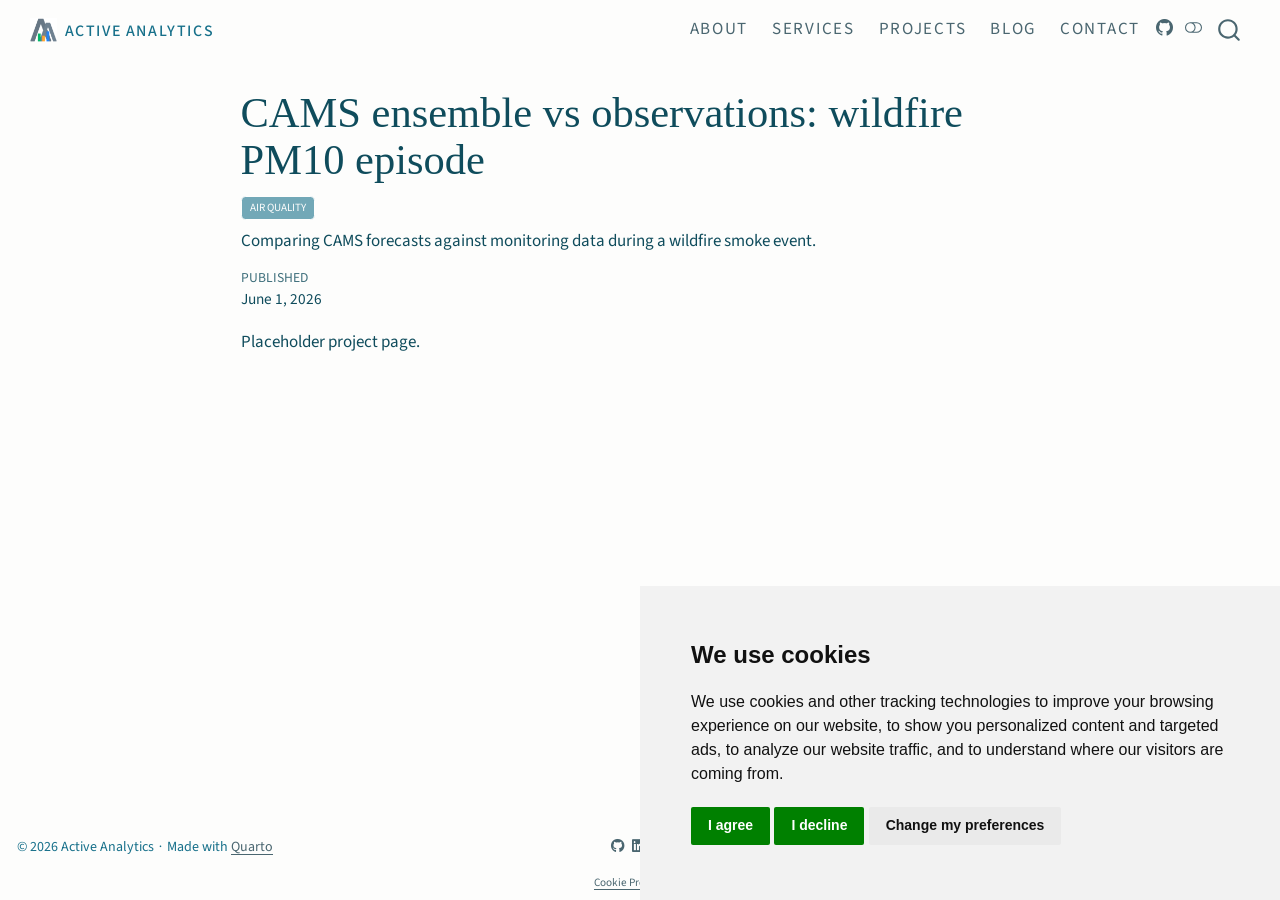
<file: projects/wildfire-pm10/index.html>
<!DOCTYPE html>
<html xmlns="http://www.w3.org/1999/xhtml" lang="en" xml:lang="en"><head>

<meta charset="utf-8">
<meta name="generator" content="quarto-1.8.25">

<meta name="viewport" content="width=device-width, initial-scale=1.0, user-scalable=yes">

<meta name="dcterms.date" content="2026-06-01">
<meta name="description" content="Comparing CAMS forecasts against monitoring data during a wildfire smoke event.">

<title>CAMS ensemble vs observations: wildfire PM10 episode – Active Analytics</title>
<style>
code{white-space: pre-wrap;}
span.smallcaps{font-variant: small-caps;}
div.columns{display: flex; gap: min(4vw, 1.5em);}
div.column{flex: auto; overflow-x: auto;}
div.hanging-indent{margin-left: 1.5em; text-indent: -1.5em;}
ul.task-list{list-style: none;}
ul.task-list li input[type="checkbox"] {
  width: 0.8em;
  margin: 0 0.8em 0.2em -1em; /* quarto-specific, see https://github.com/quarto-dev/quarto-cli/issues/4556 */ 
  vertical-align: middle;
}
</style>


<script src="../../site_libs/quarto-nav/quarto-nav.js"></script>
<script src="../../site_libs/quarto-nav/headroom.min.js"></script>
<script src="../../site_libs/clipboard/clipboard.min.js"></script>
<script src="../../site_libs/quarto-search/autocomplete.umd.js"></script>
<script src="../../site_libs/quarto-search/fuse.min.js"></script>
<script src="../../site_libs/quarto-search/quarto-search.js"></script>
<meta name="quarto:offset" content="../../">
<link href="../../media/logo_light.png" rel="icon" type="image/png">
<script src="../../site_libs/cookie-consent/cookie-consent.js"></script>
<link href="../../site_libs/cookie-consent/cookie-consent.css" rel="stylesheet">
<script src="../../site_libs/quarto-html/quarto.js" type="module"></script>
<script src="../../site_libs/quarto-html/tabsets/tabsets.js" type="module"></script>
<script src="../../site_libs/quarto-html/axe/axe-check.js" type="module"></script>
<script src="../../site_libs/quarto-html/popper.min.js"></script>
<script src="../../site_libs/quarto-html/tippy.umd.min.js"></script>
<script src="../../site_libs/quarto-html/anchor.min.js"></script>
<link href="../../site_libs/quarto-html/tippy.css" rel="stylesheet">
<link href="../../site_libs/quarto-html/quarto-syntax-highlighting-4f0e06b242da9f6f8ffe3bf4e2601da9.css" rel="stylesheet" class="quarto-color-scheme" id="quarto-text-highlighting-styles">
<link href="../../site_libs/quarto-html/quarto-syntax-highlighting-dark-694885d6bfe1f8d3a02d1ab809d7d0f1.css" rel="stylesheet" class="quarto-color-scheme quarto-color-alternate" id="quarto-text-highlighting-styles">
<link href="../../site_libs/quarto-html/quarto-syntax-highlighting-4f0e06b242da9f6f8ffe3bf4e2601da9.css" rel="stylesheet" class="quarto-color-scheme-extra" id="quarto-text-highlighting-styles">
<script src="../../site_libs/bootstrap/bootstrap.min.js"></script>
<link href="../../site_libs/bootstrap/bootstrap-icons.css" rel="stylesheet">
<link href="../../site_libs/bootstrap/bootstrap-0e6acac34d0bfa602243c1bfdc23cebd.min.css" rel="stylesheet" append-hash="true" class="quarto-color-scheme" id="quarto-bootstrap" data-mode="light">
<link href="../../site_libs/bootstrap/bootstrap-dark-3cb31aeb86e52de0964b6e3a5490128e.min.css" rel="stylesheet" append-hash="true" class="quarto-color-scheme quarto-color-alternate" id="quarto-bootstrap" data-mode="dark">
<link href="../../site_libs/bootstrap/bootstrap-0e6acac34d0bfa602243c1bfdc23cebd.min.css" rel="stylesheet" append-hash="true" class="quarto-color-scheme-extra" id="quarto-bootstrap" data-mode="light">
<link href="../../site_libs/quarto-contrib/fontawesome6-1.2.0/all.min.css" rel="stylesheet">
<link href="../../site_libs/quarto-contrib/fontawesome6-1.2.0/latex-fontsize.css" rel="stylesheet">
<script id="quarto-search-options" type="application/json">{
  "location": "navbar",
  "copy-button": false,
  "collapse-after": 3,
  "panel-placement": "end",
  "type": "overlay",
  "limit": 50,
  "keyboard-shortcut": [
    "f",
    "/",
    "s"
  ],
  "show-item-context": false,
  "language": {
    "search-no-results-text": "No results",
    "search-matching-documents-text": "matching documents",
    "search-copy-link-title": "Copy link to search",
    "search-hide-matches-text": "Hide additional matches",
    "search-more-match-text": "more match in this document",
    "search-more-matches-text": "more matches in this document",
    "search-clear-button-title": "Clear",
    "search-text-placeholder": "",
    "search-detached-cancel-button-title": "Cancel",
    "search-submit-button-title": "Submit",
    "search-label": "Search"
  }
}</script>
<script async="" src="https://www.googletagmanager.com/gtag/js?id=G-9ZCEHK2WJV"></script>

<script type="text/plain" cookie-consent="tracking">

window.dataLayer = window.dataLayer || [];
function gtag(){dataLayer.push(arguments);}
gtag('js', new Date());
gtag('config', 'G-9ZCEHK2WJV', { 'anonymize_ip': true});
</script>

<script type="text/javascript" charset="UTF-8">
document.addEventListener('DOMContentLoaded', function () {
cookieconsent.run({
  "notice_banner_type":"simple",
  "consent_type":"express",
  "palette":"light",
  "language":"en",
  "page_load_consent_levels":["strictly-necessary"],
  "notice_banner_reject_button_hide":false,
  "preferences_center_close_button_hide":false,
  "website_name":""
  ,
"language":"en"
  });
});
</script> 
  


</head>

<body class="nav-fixed fullcontent quarto-light"><script id="quarto-html-before-body" type="application/javascript">
    const toggleBodyColorMode = (bsSheetEl) => {
      const mode = bsSheetEl.getAttribute("data-mode");
      const bodyEl = window.document.querySelector("body");
      if (mode === "dark") {
        bodyEl.classList.add("quarto-dark");
        bodyEl.classList.remove("quarto-light");
      } else {
        bodyEl.classList.add("quarto-light");
        bodyEl.classList.remove("quarto-dark");
      }
    }
    const toggleBodyColorPrimary = () => {
      const bsSheetEl = window.document.querySelector("link#quarto-bootstrap:not([rel=disabled-stylesheet])");
      if (bsSheetEl) {
        toggleBodyColorMode(bsSheetEl);
      }
    }
    const setColorSchemeToggle = (alternate) => {
      const toggles = window.document.querySelectorAll('.quarto-color-scheme-toggle');
      for (let i=0; i < toggles.length; i++) {
        const toggle = toggles[i];
        if (toggle) {
          if (alternate) {
            toggle.classList.add("alternate");
          } else {
            toggle.classList.remove("alternate");
          }
        }
      }
    };
    const toggleColorMode = (alternate) => {
      // Switch the stylesheets
      const primaryStylesheets = window.document.querySelectorAll('link.quarto-color-scheme:not(.quarto-color-alternate)');
      const alternateStylesheets = window.document.querySelectorAll('link.quarto-color-scheme.quarto-color-alternate');
      manageTransitions('#quarto-margin-sidebar .nav-link', false);
      if (alternate) {
        // note: dark is layered on light, we don't disable primary!
        enableStylesheet(alternateStylesheets);
        for (const sheetNode of alternateStylesheets) {
          if (sheetNode.id === "quarto-bootstrap") {
            toggleBodyColorMode(sheetNode);
          }
        }
      } else {
        disableStylesheet(alternateStylesheets);
        enableStylesheet(primaryStylesheets)
        toggleBodyColorPrimary();
      }
      manageTransitions('#quarto-margin-sidebar .nav-link', true);
      // Switch the toggles
      setColorSchemeToggle(alternate)
      // Hack to workaround the fact that safari doesn't
      // properly recolor the scrollbar when toggling (#1455)
      if (navigator.userAgent.indexOf('Safari') > 0 && navigator.userAgent.indexOf('Chrome') == -1) {
        manageTransitions("body", false);
        window.scrollTo(0, 1);
        setTimeout(() => {
          window.scrollTo(0, 0);
          manageTransitions("body", true);
        }, 40);
      }
    }
    const disableStylesheet = (stylesheets) => {
      for (let i=0; i < stylesheets.length; i++) {
        const stylesheet = stylesheets[i];
        stylesheet.rel = 'disabled-stylesheet';
      }
    }
    const enableStylesheet = (stylesheets) => {
      for (let i=0; i < stylesheets.length; i++) {
        const stylesheet = stylesheets[i];
        if(stylesheet.rel !== 'stylesheet') { // for Chrome, which will still FOUC without this check
          stylesheet.rel = 'stylesheet';
        }
      }
    }
    const manageTransitions = (selector, allowTransitions) => {
      const els = window.document.querySelectorAll(selector);
      for (let i=0; i < els.length; i++) {
        const el = els[i];
        if (allowTransitions) {
          el.classList.remove('notransition');
        } else {
          el.classList.add('notransition');
        }
      }
    }
    const isFileUrl = () => {
      return window.location.protocol === 'file:';
    }
    const hasAlternateSentinel = () => {
      let styleSentinel = getColorSchemeSentinel();
      if (styleSentinel !== null) {
        return styleSentinel === "alternate";
      } else {
        return false;
      }
    }
    const setStyleSentinel = (alternate) => {
      const value = alternate ? "alternate" : "default";
      if (!isFileUrl()) {
        window.localStorage.setItem("quarto-color-scheme", value);
      } else {
        localAlternateSentinel = value;
      }
    }
    const getColorSchemeSentinel = () => {
      if (!isFileUrl()) {
        const storageValue = window.localStorage.getItem("quarto-color-scheme");
        return storageValue != null ? storageValue : localAlternateSentinel;
      } else {
        return localAlternateSentinel;
      }
    }
    const toggleGiscusIfUsed = (isAlternate, darkModeDefault) => {
      const baseTheme = document.querySelector('#giscus-base-theme')?.value ?? 'light';
      const alternateTheme = document.querySelector('#giscus-alt-theme')?.value ?? 'dark';
      let newTheme = '';
      if(authorPrefersDark) {
        newTheme = isAlternate ? baseTheme : alternateTheme;
      } else {
        newTheme = isAlternate ? alternateTheme : baseTheme;
      }
      const changeGiscusTheme = () => {
        // From: https://github.com/giscus/giscus/issues/336
        const sendMessage = (message) => {
          const iframe = document.querySelector('iframe.giscus-frame');
          if (!iframe) return;
          iframe.contentWindow.postMessage({ giscus: message }, 'https://giscus.app');
        }
        sendMessage({
          setConfig: {
            theme: newTheme
          }
        });
      }
      const isGiscussLoaded = window.document.querySelector('iframe.giscus-frame') !== null;
      if (isGiscussLoaded) {
        changeGiscusTheme();
      }
    };
    const authorPrefersDark = false;
    const darkModeDefault = authorPrefersDark;
      document.querySelector('link#quarto-text-highlighting-styles.quarto-color-scheme-extra').rel = 'disabled-stylesheet';
      document.querySelector('link#quarto-bootstrap.quarto-color-scheme-extra').rel = 'disabled-stylesheet';
    let localAlternateSentinel = darkModeDefault ? 'alternate' : 'default';
    // Dark / light mode switch
    window.quartoToggleColorScheme = () => {
      // Read the current dark / light value
      let toAlternate = !hasAlternateSentinel();
      toggleColorMode(toAlternate);
      setStyleSentinel(toAlternate);
      toggleGiscusIfUsed(toAlternate, darkModeDefault);
      window.dispatchEvent(new Event('resize'));
    };
    // Switch to dark mode if need be
    if (hasAlternateSentinel()) {
      toggleColorMode(true);
    } else {
      toggleColorMode(false);
    }
  </script>

<div id="quarto-search-results"></div>
  <header id="quarto-header" class="headroom fixed-top">
    <nav class="navbar navbar-expand-lg " data-bs-theme="dark">
      <div class="navbar-container container-fluid">
      <div class="navbar-brand-container mx-auto">
    <a href="../../index.html" class="navbar-brand navbar-brand-logo">
    <img src="../../media/logo_light.png" alt="" class="navbar-logo light-content">
    <img src="../../media/logo_light.png" alt="" class="navbar-logo dark-content">
    </a>
    <a class="navbar-brand" href="../../index.html">
    <span class="navbar-title">Active Analytics</span>
    </a>
  </div>
            <div id="quarto-search" class="" title="Search"></div>
          <button class="navbar-toggler" type="button" data-bs-toggle="collapse" data-bs-target="#navbarCollapse" aria-controls="navbarCollapse" role="menu" aria-expanded="false" aria-label="Toggle navigation" onclick="if (window.quartoToggleHeadroom) { window.quartoToggleHeadroom(); }">
  <span class="navbar-toggler-icon"></span>
</button>
          <div class="collapse navbar-collapse" id="navbarCollapse">
            <ul class="navbar-nav navbar-nav-scroll ms-auto">
  <li class="nav-item">
    <a class="nav-link" href="../../about.html"> 
<span class="menu-text">About</span></a>
  </li>  
  <li class="nav-item">
    <a class="nav-link" href="../../services.html"> 
<span class="menu-text">Services</span></a>
  </li>  
  <li class="nav-item">
    <a class="nav-link" href="../../projects/index.html"> 
<span class="menu-text">Projects</span></a>
  </li>  
  <li class="nav-item">
    <a class="nav-link" href="../../blog/index.html"> 
<span class="menu-text">Blog</span></a>
  </li>  
  <li class="nav-item">
    <a class="nav-link" href="../../contact.html"> 
<span class="menu-text">Contact</span></a>
  </li>  
</ul>
          </div> <!-- /navcollapse -->
            <div class="quarto-navbar-tools">
    <a href="https://github.com/activeanalytics-nl" title="" class="quarto-navigation-tool px-1" aria-label=""><i class="bi bi-github"></i></a>
  <a href="" class="quarto-color-scheme-toggle quarto-navigation-tool  px-1" onclick="window.quartoToggleColorScheme(); return false;" title="Toggle dark mode"><i class="bi"></i></a>
</div>
      </div> <!-- /container-fluid -->
    </nav>
</header>
<!-- content -->
<div id="quarto-content" class="quarto-container page-columns page-rows-contents page-layout-article page-navbar">
<!-- sidebar -->
<!-- margin-sidebar -->
    
<!-- main -->
<main class="content" id="quarto-document-content">


<header id="title-block-header" class="quarto-title-block default">
<div class="quarto-title">
<h1 class="title">CAMS ensemble vs observations: wildfire PM10 episode</h1>
  <div class="quarto-categories">
    <div class="quarto-category">air quality</div>
  </div>
  </div>

<div>
  <div class="description">
    Comparing CAMS forecasts against monitoring data during a wildfire smoke event.
  </div>
</div>


<div class="quarto-title-meta">

    
    <div>
    <div class="quarto-title-meta-heading">Published</div>
    <div class="quarto-title-meta-contents">
      <p class="date">June 1, 2026</p>
    </div>
  </div>
  
    
  </div>
  


</header>


<p>Placeholder project page.</p>



<a onclick="window.scrollTo(0, 0); return false;" role="button" id="quarto-back-to-top"><i class="bi bi-arrow-up"></i> Back to top</a></main> <!-- /main -->
<script id="quarto-html-after-body" type="application/javascript">
  window.document.addEventListener("DOMContentLoaded", function (event) {
    // Ensure there is a toggle, if there isn't float one in the top right
    if (window.document.querySelector('.quarto-color-scheme-toggle') === null) {
      const a = window.document.createElement('a');
      a.classList.add('top-right');
      a.classList.add('quarto-color-scheme-toggle');
      a.href = "";
      a.onclick = function() { try { window.quartoToggleColorScheme(); } catch {} return false; };
      const i = window.document.createElement("i");
      i.classList.add('bi');
      a.appendChild(i);
      window.document.body.appendChild(a);
    }
    setColorSchemeToggle(hasAlternateSentinel())
    const icon = "";
    const anchorJS = new window.AnchorJS();
    anchorJS.options = {
      placement: 'right',
      icon: icon
    };
    anchorJS.add('.anchored');
    const isCodeAnnotation = (el) => {
      for (const clz of el.classList) {
        if (clz.startsWith('code-annotation-')) {                     
          return true;
        }
      }
      return false;
    }
    const onCopySuccess = function(e) {
      // button target
      const button = e.trigger;
      // don't keep focus
      button.blur();
      // flash "checked"
      button.classList.add('code-copy-button-checked');
      var currentTitle = button.getAttribute("title");
      button.setAttribute("title", "Copied!");
      let tooltip;
      if (window.bootstrap) {
        button.setAttribute("data-bs-toggle", "tooltip");
        button.setAttribute("data-bs-placement", "left");
        button.setAttribute("data-bs-title", "Copied!");
        tooltip = new bootstrap.Tooltip(button, 
          { trigger: "manual", 
            customClass: "code-copy-button-tooltip",
            offset: [0, -8]});
        tooltip.show();    
      }
      setTimeout(function() {
        if (tooltip) {
          tooltip.hide();
          button.removeAttribute("data-bs-title");
          button.removeAttribute("data-bs-toggle");
          button.removeAttribute("data-bs-placement");
        }
        button.setAttribute("title", currentTitle);
        button.classList.remove('code-copy-button-checked');
      }, 1000);
      // clear code selection
      e.clearSelection();
    }
    const getTextToCopy = function(trigger) {
      const outerScaffold = trigger.parentElement.cloneNode(true);
      const codeEl = outerScaffold.querySelector('code');
      for (const childEl of codeEl.children) {
        if (isCodeAnnotation(childEl)) {
          childEl.remove();
        }
      }
      return codeEl.innerText;
    }
    const clipboard = new window.ClipboardJS('.code-copy-button:not([data-in-quarto-modal])', {
      text: getTextToCopy
    });
    clipboard.on('success', onCopySuccess);
    if (window.document.getElementById('quarto-embedded-source-code-modal')) {
      const clipboardModal = new window.ClipboardJS('.code-copy-button[data-in-quarto-modal]', {
        text: getTextToCopy,
        container: window.document.getElementById('quarto-embedded-source-code-modal')
      });
      clipboardModal.on('success', onCopySuccess);
    }
      var localhostRegex = new RegExp(/^(?:http|https):\/\/localhost\:?[0-9]*\//);
      var mailtoRegex = new RegExp(/^mailto:/);
        var filterRegex = new RegExp("https:\/\/activeanalytics\.nl");
      var isInternal = (href) => {
          return filterRegex.test(href) || localhostRegex.test(href) || mailtoRegex.test(href);
      }
      // Inspect non-navigation links and adorn them if external
     var links = window.document.querySelectorAll('a[href]:not(.nav-link):not(.navbar-brand):not(.toc-action):not(.sidebar-link):not(.sidebar-item-toggle):not(.pagination-link):not(.no-external):not([aria-hidden]):not(.dropdown-item):not(.quarto-navigation-tool):not(.about-link)');
      for (var i=0; i<links.length; i++) {
        const link = links[i];
        if (!isInternal(link.href)) {
          // undo the damage that might have been done by quarto-nav.js in the case of
          // links that we want to consider external
          if (link.dataset.originalHref !== undefined) {
            link.href = link.dataset.originalHref;
          }
        }
      }
    function tippyHover(el, contentFn, onTriggerFn, onUntriggerFn) {
      const config = {
        allowHTML: true,
        maxWidth: 500,
        delay: 100,
        arrow: false,
        appendTo: function(el) {
            return el.parentElement;
        },
        interactive: true,
        interactiveBorder: 10,
        theme: 'quarto',
        placement: 'bottom-start',
      };
      if (contentFn) {
        config.content = contentFn;
      }
      if (onTriggerFn) {
        config.onTrigger = onTriggerFn;
      }
      if (onUntriggerFn) {
        config.onUntrigger = onUntriggerFn;
      }
      window.tippy(el, config); 
    }
    const noterefs = window.document.querySelectorAll('a[role="doc-noteref"]');
    for (var i=0; i<noterefs.length; i++) {
      const ref = noterefs[i];
      tippyHover(ref, function() {
        // use id or data attribute instead here
        let href = ref.getAttribute('data-footnote-href') || ref.getAttribute('href');
        try { href = new URL(href).hash; } catch {}
        const id = href.replace(/^#\/?/, "");
        const note = window.document.getElementById(id);
        if (note) {
          return note.innerHTML;
        } else {
          return "";
        }
      });
    }
    const xrefs = window.document.querySelectorAll('a.quarto-xref');
    const processXRef = (id, note) => {
      // Strip column container classes
      const stripColumnClz = (el) => {
        el.classList.remove("page-full", "page-columns");
        if (el.children) {
          for (const child of el.children) {
            stripColumnClz(child);
          }
        }
      }
      stripColumnClz(note)
      if (id === null || id.startsWith('sec-')) {
        // Special case sections, only their first couple elements
        const container = document.createElement("div");
        if (note.children && note.children.length > 2) {
          container.appendChild(note.children[0].cloneNode(true));
          for (let i = 1; i < note.children.length; i++) {
            const child = note.children[i];
            if (child.tagName === "P" && child.innerText === "") {
              continue;
            } else {
              container.appendChild(child.cloneNode(true));
              break;
            }
          }
          if (window.Quarto?.typesetMath) {
            window.Quarto.typesetMath(container);
          }
          return container.innerHTML
        } else {
          if (window.Quarto?.typesetMath) {
            window.Quarto.typesetMath(note);
          }
          return note.innerHTML;
        }
      } else {
        // Remove any anchor links if they are present
        const anchorLink = note.querySelector('a.anchorjs-link');
        if (anchorLink) {
          anchorLink.remove();
        }
        if (window.Quarto?.typesetMath) {
          window.Quarto.typesetMath(note);
        }
        if (note.classList.contains("callout")) {
          return note.outerHTML;
        } else {
          return note.innerHTML;
        }
      }
    }
    for (var i=0; i<xrefs.length; i++) {
      const xref = xrefs[i];
      tippyHover(xref, undefined, function(instance) {
        instance.disable();
        let url = xref.getAttribute('href');
        let hash = undefined; 
        if (url.startsWith('#')) {
          hash = url;
        } else {
          try { hash = new URL(url).hash; } catch {}
        }
        if (hash) {
          const id = hash.replace(/^#\/?/, "");
          const note = window.document.getElementById(id);
          if (note !== null) {
            try {
              const html = processXRef(id, note.cloneNode(true));
              instance.setContent(html);
            } finally {
              instance.enable();
              instance.show();
            }
          } else {
            // See if we can fetch this
            fetch(url.split('#')[0])
            .then(res => res.text())
            .then(html => {
              const parser = new DOMParser();
              const htmlDoc = parser.parseFromString(html, "text/html");
              const note = htmlDoc.getElementById(id);
              if (note !== null) {
                const html = processXRef(id, note);
                instance.setContent(html);
              } 
            }).finally(() => {
              instance.enable();
              instance.show();
            });
          }
        } else {
          // See if we can fetch a full url (with no hash to target)
          // This is a special case and we should probably do some content thinning / targeting
          fetch(url)
          .then(res => res.text())
          .then(html => {
            const parser = new DOMParser();
            const htmlDoc = parser.parseFromString(html, "text/html");
            const note = htmlDoc.querySelector('main.content');
            if (note !== null) {
              // This should only happen for chapter cross references
              // (since there is no id in the URL)
              // remove the first header
              if (note.children.length > 0 && note.children[0].tagName === "HEADER") {
                note.children[0].remove();
              }
              const html = processXRef(null, note);
              instance.setContent(html);
            } 
          }).finally(() => {
            instance.enable();
            instance.show();
          });
        }
      }, function(instance) {
      });
    }
        let selectedAnnoteEl;
        const selectorForAnnotation = ( cell, annotation) => {
          let cellAttr = 'data-code-cell="' + cell + '"';
          let lineAttr = 'data-code-annotation="' +  annotation + '"';
          const selector = 'span[' + cellAttr + '][' + lineAttr + ']';
          return selector;
        }
        const selectCodeLines = (annoteEl) => {
          const doc = window.document;
          const targetCell = annoteEl.getAttribute("data-target-cell");
          const targetAnnotation = annoteEl.getAttribute("data-target-annotation");
          const annoteSpan = window.document.querySelector(selectorForAnnotation(targetCell, targetAnnotation));
          const lines = annoteSpan.getAttribute("data-code-lines").split(",");
          const lineIds = lines.map((line) => {
            return targetCell + "-" + line;
          })
          let top = null;
          let height = null;
          let parent = null;
          if (lineIds.length > 0) {
              //compute the position of the single el (top and bottom and make a div)
              const el = window.document.getElementById(lineIds[0]);
              top = el.offsetTop;
              height = el.offsetHeight;
              parent = el.parentElement.parentElement;
            if (lineIds.length > 1) {
              const lastEl = window.document.getElementById(lineIds[lineIds.length - 1]);
              const bottom = lastEl.offsetTop + lastEl.offsetHeight;
              height = bottom - top;
            }
            if (top !== null && height !== null && parent !== null) {
              // cook up a div (if necessary) and position it 
              let div = window.document.getElementById("code-annotation-line-highlight");
              if (div === null) {
                div = window.document.createElement("div");
                div.setAttribute("id", "code-annotation-line-highlight");
                div.style.position = 'absolute';
                parent.appendChild(div);
              }
              div.style.top = top - 2 + "px";
              div.style.height = height + 4 + "px";
              div.style.left = 0;
              let gutterDiv = window.document.getElementById("code-annotation-line-highlight-gutter");
              if (gutterDiv === null) {
                gutterDiv = window.document.createElement("div");
                gutterDiv.setAttribute("id", "code-annotation-line-highlight-gutter");
                gutterDiv.style.position = 'absolute';
                const codeCell = window.document.getElementById(targetCell);
                const gutter = codeCell.querySelector('.code-annotation-gutter');
                gutter.appendChild(gutterDiv);
              }
              gutterDiv.style.top = top - 2 + "px";
              gutterDiv.style.height = height + 4 + "px";
            }
            selectedAnnoteEl = annoteEl;
          }
        };
        const unselectCodeLines = () => {
          const elementsIds = ["code-annotation-line-highlight", "code-annotation-line-highlight-gutter"];
          elementsIds.forEach((elId) => {
            const div = window.document.getElementById(elId);
            if (div) {
              div.remove();
            }
          });
          selectedAnnoteEl = undefined;
        };
          // Handle positioning of the toggle
      window.addEventListener(
        "resize",
        throttle(() => {
          elRect = undefined;
          if (selectedAnnoteEl) {
            selectCodeLines(selectedAnnoteEl);
          }
        }, 10)
      );
      function throttle(fn, ms) {
      let throttle = false;
      let timer;
        return (...args) => {
          if(!throttle) { // first call gets through
              fn.apply(this, args);
              throttle = true;
          } else { // all the others get throttled
              if(timer) clearTimeout(timer); // cancel #2
              timer = setTimeout(() => {
                fn.apply(this, args);
                timer = throttle = false;
              }, ms);
          }
        };
      }
        // Attach click handler to the DT
        const annoteDls = window.document.querySelectorAll('dt[data-target-cell]');
        for (const annoteDlNode of annoteDls) {
          annoteDlNode.addEventListener('click', (event) => {
            const clickedEl = event.target;
            if (clickedEl !== selectedAnnoteEl) {
              unselectCodeLines();
              const activeEl = window.document.querySelector('dt[data-target-cell].code-annotation-active');
              if (activeEl) {
                activeEl.classList.remove('code-annotation-active');
              }
              selectCodeLines(clickedEl);
              clickedEl.classList.add('code-annotation-active');
            } else {
              // Unselect the line
              unselectCodeLines();
              clickedEl.classList.remove('code-annotation-active');
            }
          });
        }
    const findCites = (el) => {
      const parentEl = el.parentElement;
      if (parentEl) {
        const cites = parentEl.dataset.cites;
        if (cites) {
          return {
            el,
            cites: cites.split(' ')
          };
        } else {
          return findCites(el.parentElement)
        }
      } else {
        return undefined;
      }
    };
    var bibliorefs = window.document.querySelectorAll('a[role="doc-biblioref"]');
    for (var i=0; i<bibliorefs.length; i++) {
      const ref = bibliorefs[i];
      const citeInfo = findCites(ref);
      if (citeInfo) {
        tippyHover(citeInfo.el, function() {
          var popup = window.document.createElement('div');
          citeInfo.cites.forEach(function(cite) {
            var citeDiv = window.document.createElement('div');
            citeDiv.classList.add('hanging-indent');
            citeDiv.classList.add('csl-entry');
            var biblioDiv = window.document.getElementById('ref-' + cite);
            if (biblioDiv) {
              citeDiv.innerHTML = biblioDiv.innerHTML;
            }
            popup.appendChild(citeDiv);
          });
          return popup.innerHTML;
        });
      }
    }
  });
  </script>
</div> <!-- /content -->
<footer class="footer">
  <div class="nav-footer">
    <div class="nav-footer-left">
<p>© 2026 Active Analytics ∙ Made with <a href="https://quarto.org">Quarto</a></p>
</div>   
    <div class="nav-footer-center">
<p><a class="link-dark me-1" href="https://github.com/activeanalytics-nl" title="GitHub" target="_blank" rel="noopener"><i class="fa-brands fa-github" aria-label="github"></i></a> <a class="link-dark me-1" href="https://linkedin.com/company/activeanalytics" title="LinkedIn" target="_blank" rel="noopener"><i class="fa-brands fa-linkedin" aria-label="linkedin"></i></a> <a class="link-dark me-1" href="contact.html" title="Email"><i class="fa-solid fa-envelope" aria-label="envelope"></i></a></p>
<div class="cookie-consent-footer"><a href="#" id="open_preferences_center">Cookie Preferences</a></div></div>
    <div class="nav-footer-right">
      <ul class="footer-items list-unstyled">
    <li class="nav-item compact">
    <a class="nav-link" href="../../blog/index.xml">
      <i class="bi bi-rss" role="img">
</i> 
    </a>
  </li>  
</ul>
    </div>
  </div>
</footer>




</body></html>
</file>
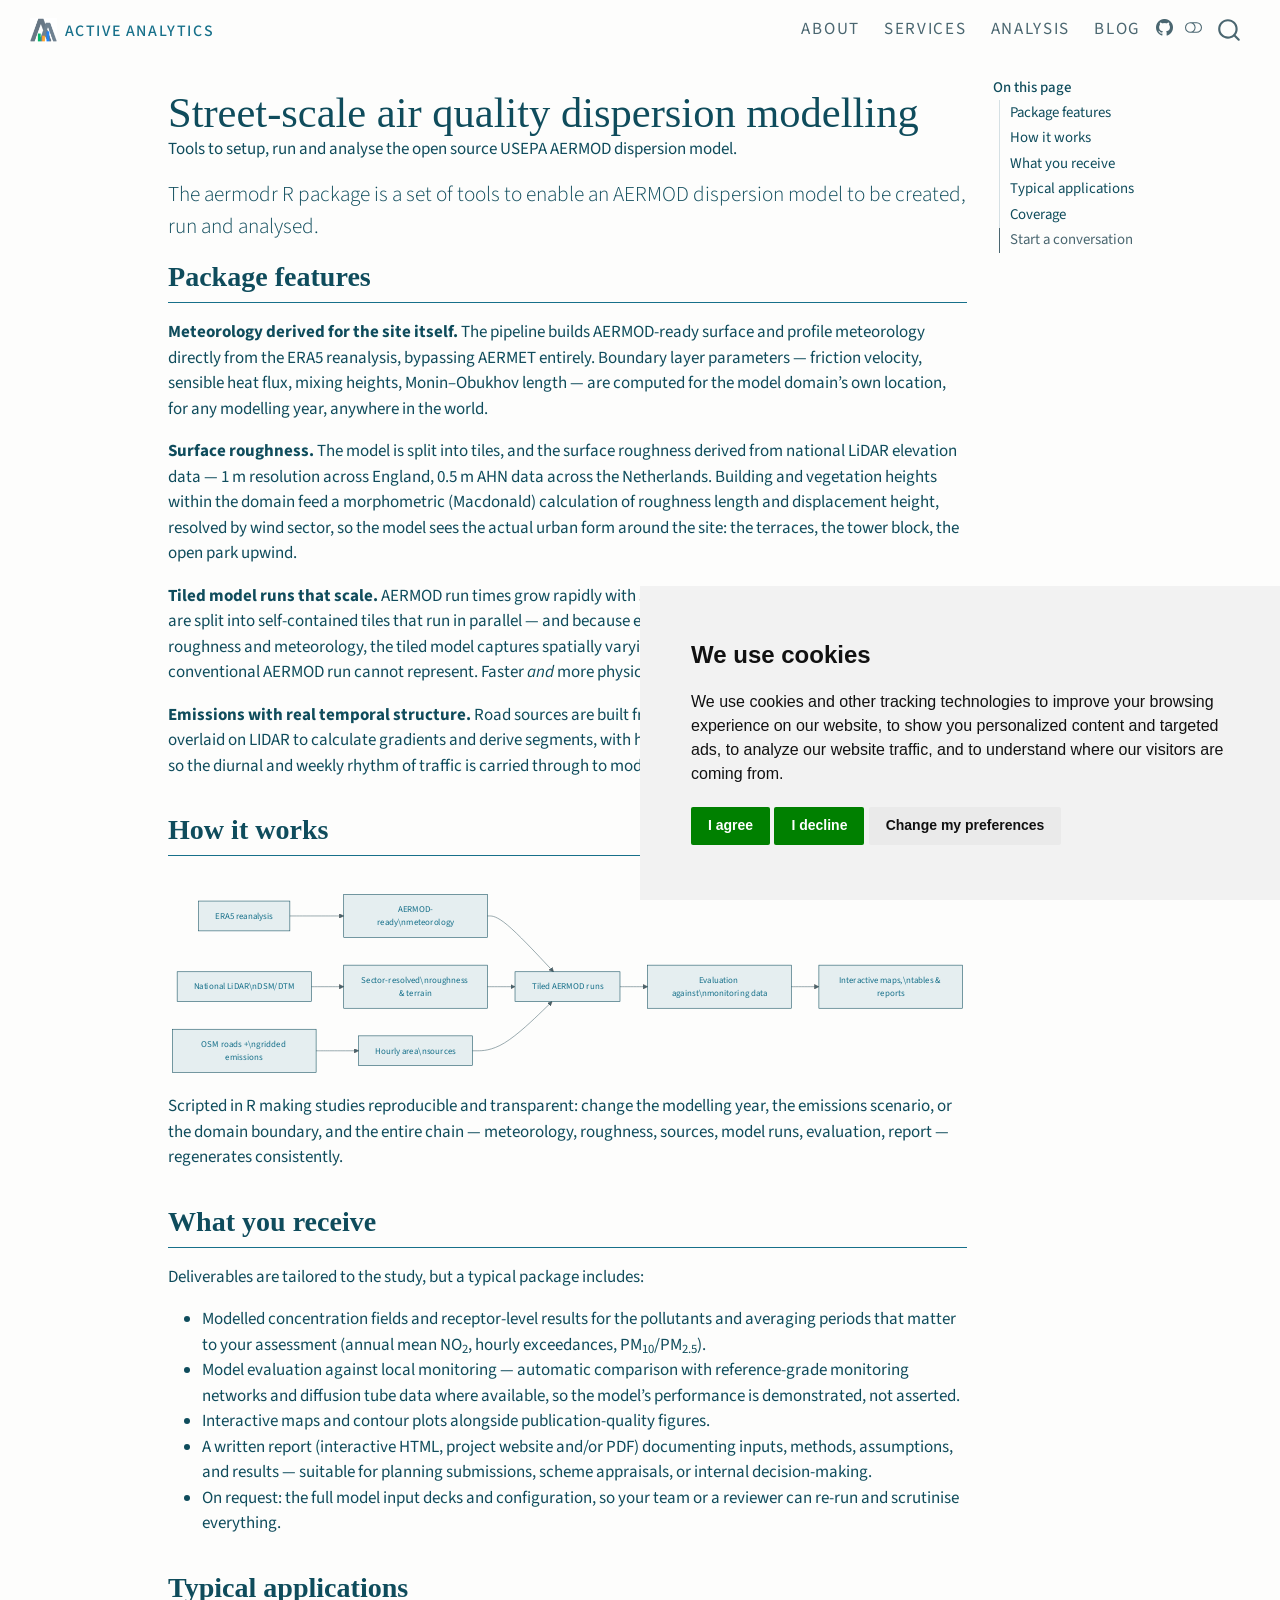
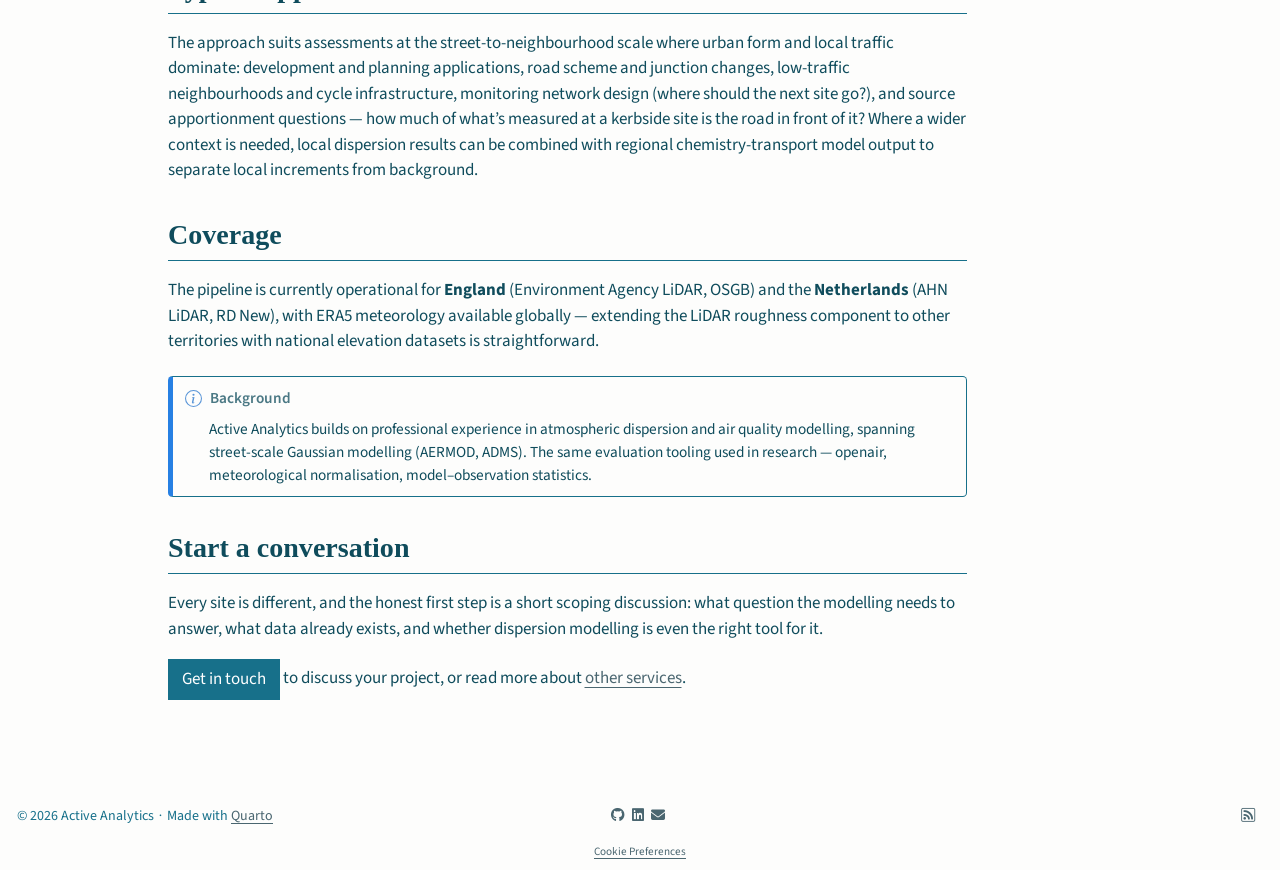
<file: services/aermod/index.html>
<!DOCTYPE html>
<html xmlns="http://www.w3.org/1999/xhtml" lang="en" xml:lang="en"><head>

<meta charset="utf-8">
<meta name="generator" content="quarto-1.8.25">

<meta name="viewport" content="width=device-width, initial-scale=1.0, user-scalable=yes">

<meta name="description" content="Tools to setup, run and analyse the open source USEPA AERMOD dispersion model.">

<title>Street-scale air quality dispersion modelling – Active Analytics</title>
<style>
code{white-space: pre-wrap;}
span.smallcaps{font-variant: small-caps;}
div.columns{display: flex; gap: min(4vw, 1.5em);}
div.column{flex: auto; overflow-x: auto;}
div.hanging-indent{margin-left: 1.5em; text-indent: -1.5em;}
ul.task-list{list-style: none;}
ul.task-list li input[type="checkbox"] {
  width: 0.8em;
  margin: 0 0.8em 0.2em -1em; /* quarto-specific, see https://github.com/quarto-dev/quarto-cli/issues/4556 */ 
  vertical-align: middle;
}
</style>


<script src="../../site_libs/quarto-nav/quarto-nav.js"></script>
<script src="../../site_libs/quarto-nav/headroom.min.js"></script>
<script src="../../site_libs/clipboard/clipboard.min.js"></script>
<script src="../../site_libs/quarto-search/autocomplete.umd.js"></script>
<script src="../../site_libs/quarto-search/fuse.min.js"></script>
<script src="../../site_libs/quarto-search/quarto-search.js"></script>
<meta name="quarto:offset" content="../../">
<link href="../../media/logo_light.png" rel="icon" type="image/png">
<script src="../../site_libs/cookie-consent/cookie-consent.js"></script>
<link href="../../site_libs/cookie-consent/cookie-consent.css" rel="stylesheet">
<script src="../../site_libs/quarto-html/quarto.js" type="module"></script>
<script src="../../site_libs/quarto-html/tabsets/tabsets.js" type="module"></script>
<script src="../../site_libs/quarto-html/axe/axe-check.js" type="module"></script>
<script src="../../site_libs/quarto-html/popper.min.js"></script>
<script src="../../site_libs/quarto-html/tippy.umd.min.js"></script>
<script src="../../site_libs/quarto-html/anchor.min.js"></script>
<link href="../../site_libs/quarto-html/tippy.css" rel="stylesheet">
<link href="../../site_libs/quarto-html/quarto-syntax-highlighting-4f0e06b242da9f6f8ffe3bf4e2601da9.css" rel="stylesheet" class="quarto-color-scheme" id="quarto-text-highlighting-styles">
<link href="../../site_libs/quarto-html/quarto-syntax-highlighting-dark-694885d6bfe1f8d3a02d1ab809d7d0f1.css" rel="stylesheet" class="quarto-color-scheme quarto-color-alternate" id="quarto-text-highlighting-styles">
<link href="../../site_libs/quarto-html/quarto-syntax-highlighting-4f0e06b242da9f6f8ffe3bf4e2601da9.css" rel="stylesheet" class="quarto-color-scheme-extra" id="quarto-text-highlighting-styles">
<script src="../../site_libs/bootstrap/bootstrap.min.js"></script>
<link href="../../site_libs/bootstrap/bootstrap-icons.css" rel="stylesheet">
<link href="../../site_libs/bootstrap/bootstrap-0e6acac34d0bfa602243c1bfdc23cebd.min.css" rel="stylesheet" append-hash="true" class="quarto-color-scheme" id="quarto-bootstrap" data-mode="light">
<link href="../../site_libs/bootstrap/bootstrap-dark-3cb31aeb86e52de0964b6e3a5490128e.min.css" rel="stylesheet" append-hash="true" class="quarto-color-scheme quarto-color-alternate" id="quarto-bootstrap" data-mode="dark">
<link href="../../site_libs/bootstrap/bootstrap-0e6acac34d0bfa602243c1bfdc23cebd.min.css" rel="stylesheet" append-hash="true" class="quarto-color-scheme-extra" id="quarto-bootstrap" data-mode="light">
<link href="../../site_libs/quarto-contrib/fontawesome6-1.2.0/all.min.css" rel="stylesheet">
<link href="../../site_libs/quarto-contrib/fontawesome6-1.2.0/latex-fontsize.css" rel="stylesheet">
<script id="quarto-search-options" type="application/json">{
  "location": "navbar",
  "copy-button": false,
  "collapse-after": 3,
  "panel-placement": "end",
  "type": "overlay",
  "limit": 50,
  "keyboard-shortcut": [
    "f",
    "/",
    "s"
  ],
  "show-item-context": false,
  "language": {
    "search-no-results-text": "No results",
    "search-matching-documents-text": "matching documents",
    "search-copy-link-title": "Copy link to search",
    "search-hide-matches-text": "Hide additional matches",
    "search-more-match-text": "more match in this document",
    "search-more-matches-text": "more matches in this document",
    "search-clear-button-title": "Clear",
    "search-text-placeholder": "",
    "search-detached-cancel-button-title": "Cancel",
    "search-submit-button-title": "Submit",
    "search-label": "Search"
  }
}</script>
<script async="" src="https://www.googletagmanager.com/gtag/js?id=G-9ZCEHK2WJV"></script>

<script type="text/plain" cookie-consent="tracking">

window.dataLayer = window.dataLayer || [];
function gtag(){dataLayer.push(arguments);}
gtag('js', new Date());
gtag('config', 'G-9ZCEHK2WJV', { 'anonymize_ip': true});
</script>

<script type="text/javascript" charset="UTF-8">
document.addEventListener('DOMContentLoaded', function () {
cookieconsent.run({
  "notice_banner_type":"simple",
  "consent_type":"express",
  "palette":"light",
  "language":"en",
  "page_load_consent_levels":["strictly-necessary"],
  "notice_banner_reject_button_hide":false,
  "preferences_center_close_button_hide":false,
  "website_name":""
  ,
"language":"en"
  });
});
</script> 
  
<script src="../../site_libs/quarto-diagram/mermaid.min.js"></script>
<script src="../../site_libs/quarto-diagram/mermaid-init.js"></script>
<link href="../../site_libs/quarto-diagram/mermaid.css" rel="stylesheet">


</head>

<body class="nav-fixed quarto-light"><script id="quarto-html-before-body" type="application/javascript">
    const toggleBodyColorMode = (bsSheetEl) => {
      const mode = bsSheetEl.getAttribute("data-mode");
      const bodyEl = window.document.querySelector("body");
      if (mode === "dark") {
        bodyEl.classList.add("quarto-dark");
        bodyEl.classList.remove("quarto-light");
      } else {
        bodyEl.classList.add("quarto-light");
        bodyEl.classList.remove("quarto-dark");
      }
    }
    const toggleBodyColorPrimary = () => {
      const bsSheetEl = window.document.querySelector("link#quarto-bootstrap:not([rel=disabled-stylesheet])");
      if (bsSheetEl) {
        toggleBodyColorMode(bsSheetEl);
      }
    }
    const setColorSchemeToggle = (alternate) => {
      const toggles = window.document.querySelectorAll('.quarto-color-scheme-toggle');
      for (let i=0; i < toggles.length; i++) {
        const toggle = toggles[i];
        if (toggle) {
          if (alternate) {
            toggle.classList.add("alternate");
          } else {
            toggle.classList.remove("alternate");
          }
        }
      }
    };
    const toggleColorMode = (alternate) => {
      // Switch the stylesheets
      const primaryStylesheets = window.document.querySelectorAll('link.quarto-color-scheme:not(.quarto-color-alternate)');
      const alternateStylesheets = window.document.querySelectorAll('link.quarto-color-scheme.quarto-color-alternate');
      manageTransitions('#quarto-margin-sidebar .nav-link', false);
      if (alternate) {
        // note: dark is layered on light, we don't disable primary!
        enableStylesheet(alternateStylesheets);
        for (const sheetNode of alternateStylesheets) {
          if (sheetNode.id === "quarto-bootstrap") {
            toggleBodyColorMode(sheetNode);
          }
        }
      } else {
        disableStylesheet(alternateStylesheets);
        enableStylesheet(primaryStylesheets)
        toggleBodyColorPrimary();
      }
      manageTransitions('#quarto-margin-sidebar .nav-link', true);
      // Switch the toggles
      setColorSchemeToggle(alternate)
      // Hack to workaround the fact that safari doesn't
      // properly recolor the scrollbar when toggling (#1455)
      if (navigator.userAgent.indexOf('Safari') > 0 && navigator.userAgent.indexOf('Chrome') == -1) {
        manageTransitions("body", false);
        window.scrollTo(0, 1);
        setTimeout(() => {
          window.scrollTo(0, 0);
          manageTransitions("body", true);
        }, 40);
      }
    }
    const disableStylesheet = (stylesheets) => {
      for (let i=0; i < stylesheets.length; i++) {
        const stylesheet = stylesheets[i];
        stylesheet.rel = 'disabled-stylesheet';
      }
    }
    const enableStylesheet = (stylesheets) => {
      for (let i=0; i < stylesheets.length; i++) {
        const stylesheet = stylesheets[i];
        if(stylesheet.rel !== 'stylesheet') { // for Chrome, which will still FOUC without this check
          stylesheet.rel = 'stylesheet';
        }
      }
    }
    const manageTransitions = (selector, allowTransitions) => {
      const els = window.document.querySelectorAll(selector);
      for (let i=0; i < els.length; i++) {
        const el = els[i];
        if (allowTransitions) {
          el.classList.remove('notransition');
        } else {
          el.classList.add('notransition');
        }
      }
    }
    const isFileUrl = () => {
      return window.location.protocol === 'file:';
    }
    const hasAlternateSentinel = () => {
      let styleSentinel = getColorSchemeSentinel();
      if (styleSentinel !== null) {
        return styleSentinel === "alternate";
      } else {
        return false;
      }
    }
    const setStyleSentinel = (alternate) => {
      const value = alternate ? "alternate" : "default";
      if (!isFileUrl()) {
        window.localStorage.setItem("quarto-color-scheme", value);
      } else {
        localAlternateSentinel = value;
      }
    }
    const getColorSchemeSentinel = () => {
      if (!isFileUrl()) {
        const storageValue = window.localStorage.getItem("quarto-color-scheme");
        return storageValue != null ? storageValue : localAlternateSentinel;
      } else {
        return localAlternateSentinel;
      }
    }
    const toggleGiscusIfUsed = (isAlternate, darkModeDefault) => {
      const baseTheme = document.querySelector('#giscus-base-theme')?.value ?? 'light';
      const alternateTheme = document.querySelector('#giscus-alt-theme')?.value ?? 'dark';
      let newTheme = '';
      if(authorPrefersDark) {
        newTheme = isAlternate ? baseTheme : alternateTheme;
      } else {
        newTheme = isAlternate ? alternateTheme : baseTheme;
      }
      const changeGiscusTheme = () => {
        // From: https://github.com/giscus/giscus/issues/336
        const sendMessage = (message) => {
          const iframe = document.querySelector('iframe.giscus-frame');
          if (!iframe) return;
          iframe.contentWindow.postMessage({ giscus: message }, 'https://giscus.app');
        }
        sendMessage({
          setConfig: {
            theme: newTheme
          }
        });
      }
      const isGiscussLoaded = window.document.querySelector('iframe.giscus-frame') !== null;
      if (isGiscussLoaded) {
        changeGiscusTheme();
      }
    };
    const authorPrefersDark = false;
    const darkModeDefault = authorPrefersDark;
      document.querySelector('link#quarto-text-highlighting-styles.quarto-color-scheme-extra').rel = 'disabled-stylesheet';
      document.querySelector('link#quarto-bootstrap.quarto-color-scheme-extra').rel = 'disabled-stylesheet';
    let localAlternateSentinel = darkModeDefault ? 'alternate' : 'default';
    // Dark / light mode switch
    window.quartoToggleColorScheme = () => {
      // Read the current dark / light value
      let toAlternate = !hasAlternateSentinel();
      toggleColorMode(toAlternate);
      setStyleSentinel(toAlternate);
      toggleGiscusIfUsed(toAlternate, darkModeDefault);
      window.dispatchEvent(new Event('resize'));
    };
    // Switch to dark mode if need be
    if (hasAlternateSentinel()) {
      toggleColorMode(true);
    } else {
      toggleColorMode(false);
    }
  </script>

<div id="quarto-search-results"></div>
  <header id="quarto-header" class="headroom fixed-top">
    <nav class="navbar navbar-expand-lg " data-bs-theme="dark">
      <div class="navbar-container container-fluid">
      <div class="navbar-brand-container mx-auto">
    <a href="../../index.html" class="navbar-brand navbar-brand-logo">
    <img src="../../media/logo_light.png" alt="" class="navbar-logo light-content">
    <img src="../../media/logo_light.png" alt="" class="navbar-logo dark-content">
    </a>
    <a class="navbar-brand" href="../../index.html">
    <span class="navbar-title">Active Analytics</span>
    </a>
  </div>
            <div id="quarto-search" class="" title="Search"></div>
          <button class="navbar-toggler" type="button" data-bs-toggle="collapse" data-bs-target="#navbarCollapse" aria-controls="navbarCollapse" role="menu" aria-expanded="false" aria-label="Toggle navigation" onclick="if (window.quartoToggleHeadroom) { window.quartoToggleHeadroom(); }">
  <span class="navbar-toggler-icon"></span>
</button>
          <div class="collapse navbar-collapse" id="navbarCollapse">
            <ul class="navbar-nav navbar-nav-scroll ms-auto">
  <li class="nav-item">
    <a class="nav-link" href="../../about.html"> 
<span class="menu-text">About</span></a>
  </li>  
  <li class="nav-item">
    <a class="nav-link" href="../../services/index.html"> 
<span class="menu-text">Services</span></a>
  </li>  
  <li class="nav-item">
    <a class="nav-link" href="../../portfolio/index.html"> 
<span class="menu-text">Analysis</span></a>
  </li>  
  <li class="nav-item">
    <a class="nav-link" href="../../blog/index.html"> 
<span class="menu-text">Blog</span></a>
  </li>  
</ul>
          </div> <!-- /navcollapse -->
            <div class="quarto-navbar-tools">
    <a href="https://github.com/activeanalytics-nl" title="" class="quarto-navigation-tool px-1" aria-label=""><i class="bi bi-github"></i></a>
  <a href="" class="quarto-color-scheme-toggle quarto-navigation-tool  px-1" onclick="window.quartoToggleColorScheme(); return false;" title="Toggle dark mode"><i class="bi"></i></a>
</div>
      </div> <!-- /container-fluid -->
    </nav>
</header>
<!-- content -->
<div id="quarto-content" class="quarto-container page-columns page-rows-contents page-layout-article page-navbar">
<!-- sidebar -->
<!-- margin-sidebar -->
    <div id="quarto-margin-sidebar" class="sidebar margin-sidebar">
        <nav id="TOC" role="doc-toc" class="toc-active">
    <h2 id="toc-title">On this page</h2>
   
  <ul class="collapse">
  <li><a href="#package-features" id="toc-package-features" class="nav-link active" data-scroll-target="#package-features">Package features</a></li>
  <li><a href="#how-it-works" id="toc-how-it-works" class="nav-link" data-scroll-target="#how-it-works">How it works</a></li>
  <li><a href="#what-you-receive" id="toc-what-you-receive" class="nav-link" data-scroll-target="#what-you-receive">What you receive</a></li>
  <li><a href="#typical-applications" id="toc-typical-applications" class="nav-link" data-scroll-target="#typical-applications">Typical applications</a></li>
  <li><a href="#coverage" id="toc-coverage" class="nav-link" data-scroll-target="#coverage">Coverage</a></li>
  <li><a href="#start-a-conversation" id="toc-start-a-conversation" class="nav-link" data-scroll-target="#start-a-conversation">Start a conversation</a></li>
  </ul>
</nav>
    </div>
<!-- main -->
<main class="content" id="quarto-document-content">


<header id="title-block-header" class="quarto-title-block default">
<div class="quarto-title">
<h1 class="title">Street-scale air quality dispersion modelling</h1>
</div>

<div>
  <div class="description">
    Tools to setup, run and analyse the open source USEPA AERMOD dispersion model.
  </div>
</div>


<div class="quarto-title-meta">

    
  
    
  </div>
  


</header>


<div class="lead">
<p>The aermodr R package is a set of tools to enable an AERMOD dispersion model to be created, run and analysed.</p>
</div>
<section id="package-features" class="level2">
<h2 class="anchored" data-anchor-id="package-features">Package features</h2>
<p><strong>Meteorology derived for the site itself.</strong> The pipeline builds AERMOD-ready surface and profile meteorology directly from the ERA5 reanalysis, bypassing AERMET entirely. Boundary layer parameters — friction velocity, sensible heat flux, mixing heights, Monin–Obukhov length — are computed for the model domain’s own location, for any modelling year, anywhere in the world.</p>
<p><strong>Surface roughness.</strong> The model is split into tiles, and the surface roughness derived from national LiDAR elevation data — 1 m resolution across England, 0.5 m AHN data across the Netherlands. Building and vegetation heights within the domain feed a morphometric (Macdonald) calculation of roughness length and displacement height, resolved by wind sector, so the model sees the actual urban form around the site: the terraces, the tower block, the open park upwind.</p>
<p><strong>Tiled model runs that scale.</strong> AERMOD run times grow rapidly with sources, receptors, and hours. Large domains are split into self-contained tiles that run in parallel — and because each tile carries its own locally derived roughness and meteorology, the tiled model captures spatially varying surface characteristics that a single conventional AERMOD run cannot represent. Faster <em>and</em> more physically realistic.</p>
<p><strong>Emissions with real temporal structure.</strong> Road sources are built from OpenStreetMap network geometry, overlaid on LIDAR to calculate gradients and derive segments, with hourly emission profiles (AERMOD <code>HOUREMIS</code>) so the diurnal and weekly rhythm of traffic is carried through to modelled concentrations.</p>
</section>
<section id="how-it-works" class="level2">
<h2 class="anchored" data-anchor-id="how-it-works">How it works</h2>
<div class="cell" data-layout-align="default">
<div class="cell-output-display">
<div>
<p></p><figure class="figure"><p></p>
<div>
<pre class="mermaid mermaid-js">flowchart LR
  A[ERA5 reanalysis] --&gt; D[AERMOD-ready\nmeteorology]
  B[National LiDAR\nDSM/DTM] --&gt; E[Sector-resolved\nroughness &amp; terrain]
  C[OSM roads +\ngridded emissions] --&gt; F[Hourly area\nsources]
  D --&gt; G[Tiled AERMOD runs]
  E --&gt; G
  F --&gt; G
  G --&gt; H[Evaluation against\nmonitoring data]
  H --&gt; I[Interactive maps,\ntables &amp; reports]
</pre>
</div>
<p></p></figure><p></p>
</div>
</div>
</div>
<p>Scripted in R making studies reproducible and transparent: change the modelling year, the emissions scenario, or the domain boundary, and the entire chain — meteorology, roughness, sources, model runs, evaluation, report — regenerates consistently.</p>
</section>
<section id="what-you-receive" class="level2">
<h2 class="anchored" data-anchor-id="what-you-receive">What you receive</h2>
<p>Deliverables are tailored to the study, but a typical package includes:</p>
<ul>
<li>Modelled concentration fields and receptor-level results for the pollutants and averaging periods that matter to your assessment (annual mean NO<sub>2</sub>, hourly exceedances, PM<sub>10</sub>/PM<sub>2.5</sub>).</li>
<li>Model evaluation against local monitoring — automatic comparison with reference-grade monitoring networks and diffusion tube data where available, so the model’s performance is demonstrated, not asserted.</li>
<li>Interactive maps and contour plots alongside publication-quality figures.</li>
<li>A written report (interactive HTML, project website and/or PDF) documenting inputs, methods, assumptions, and results — suitable for planning submissions, scheme appraisals, or internal decision-making.</li>
<li>On request: the full model input decks and configuration, so your team or a reviewer can re-run and scrutinise everything.</li>
</ul>
</section>
<section id="typical-applications" class="level2">
<h2 class="anchored" data-anchor-id="typical-applications">Typical applications</h2>
<p>The approach suits assessments at the street-to-neighbourhood scale where urban form and local traffic dominate: development and planning applications, road scheme and junction changes, low-traffic neighbourhoods and cycle infrastructure, monitoring network design (where should the next site go?), and source apportionment questions — how much of what’s measured at a kerbside site is the road in front of it? Where a wider context is needed, local dispersion results can be combined with regional chemistry-transport model output to separate local increments from background.</p>
</section>
<section id="coverage" class="level2">
<h2 class="anchored" data-anchor-id="coverage">Coverage</h2>
<p>The pipeline is currently operational for <strong>England</strong> (Environment Agency LiDAR, OSGB) and the <strong>Netherlands</strong> (AHN LiDAR, RD New), with ERA5 meteorology available globally — extending the LiDAR roughness component to other territories with national elevation datasets is straightforward.</p>
<div class="callout callout-style-simple callout-note callout-titled">
<div class="callout-header d-flex align-content-center">
<div class="callout-icon-container">
<i class="callout-icon"></i>
</div>
<div class="callout-title-container flex-fill">
<span class="screen-reader-only">Note</span>Background
</div>
</div>
<div class="callout-body-container callout-body">
<p>Active Analytics builds on professional experience in atmospheric dispersion and air quality modelling, spanning street-scale Gaussian modelling (AERMOD, ADMS). The same evaluation tooling used in research — openair, meteorological normalisation, model–observation statistics.</p>
</div>
</div>
</section>
<section id="start-a-conversation" class="level2">
<h2 class="anchored" data-anchor-id="start-a-conversation">Start a conversation</h2>
<p>Every site is different, and the honest first step is a short scoping discussion: what question the modelling needs to answer, what data already exists, and whether dispersion modelling is even the right tool for it.</p>
<p><a href="mailto:info@activeanalytics.nl" class="btn btn-primary">Get in touch</a> to discuss your project, or read more about <a href="../../index.html">other services</a>.</p>


</section>

<a onclick="window.scrollTo(0, 0); return false;" role="button" id="quarto-back-to-top"><i class="bi bi-arrow-up"></i> Back to top</a></main> <!-- /main -->
<script id="quarto-html-after-body" type="application/javascript">
  window.document.addEventListener("DOMContentLoaded", function (event) {
    // Ensure there is a toggle, if there isn't float one in the top right
    if (window.document.querySelector('.quarto-color-scheme-toggle') === null) {
      const a = window.document.createElement('a');
      a.classList.add('top-right');
      a.classList.add('quarto-color-scheme-toggle');
      a.href = "";
      a.onclick = function() { try { window.quartoToggleColorScheme(); } catch {} return false; };
      const i = window.document.createElement("i");
      i.classList.add('bi');
      a.appendChild(i);
      window.document.body.appendChild(a);
    }
    setColorSchemeToggle(hasAlternateSentinel())
    const icon = "";
    const anchorJS = new window.AnchorJS();
    anchorJS.options = {
      placement: 'right',
      icon: icon
    };
    anchorJS.add('.anchored');
    const isCodeAnnotation = (el) => {
      for (const clz of el.classList) {
        if (clz.startsWith('code-annotation-')) {                     
          return true;
        }
      }
      return false;
    }
    const onCopySuccess = function(e) {
      // button target
      const button = e.trigger;
      // don't keep focus
      button.blur();
      // flash "checked"
      button.classList.add('code-copy-button-checked');
      var currentTitle = button.getAttribute("title");
      button.setAttribute("title", "Copied!");
      let tooltip;
      if (window.bootstrap) {
        button.setAttribute("data-bs-toggle", "tooltip");
        button.setAttribute("data-bs-placement", "left");
        button.setAttribute("data-bs-title", "Copied!");
        tooltip = new bootstrap.Tooltip(button, 
          { trigger: "manual", 
            customClass: "code-copy-button-tooltip",
            offset: [0, -8]});
        tooltip.show();    
      }
      setTimeout(function() {
        if (tooltip) {
          tooltip.hide();
          button.removeAttribute("data-bs-title");
          button.removeAttribute("data-bs-toggle");
          button.removeAttribute("data-bs-placement");
        }
        button.setAttribute("title", currentTitle);
        button.classList.remove('code-copy-button-checked');
      }, 1000);
      // clear code selection
      e.clearSelection();
    }
    const getTextToCopy = function(trigger) {
      const outerScaffold = trigger.parentElement.cloneNode(true);
      const codeEl = outerScaffold.querySelector('code');
      for (const childEl of codeEl.children) {
        if (isCodeAnnotation(childEl)) {
          childEl.remove();
        }
      }
      return codeEl.innerText;
    }
    const clipboard = new window.ClipboardJS('.code-copy-button:not([data-in-quarto-modal])', {
      text: getTextToCopy
    });
    clipboard.on('success', onCopySuccess);
    if (window.document.getElementById('quarto-embedded-source-code-modal')) {
      const clipboardModal = new window.ClipboardJS('.code-copy-button[data-in-quarto-modal]', {
        text: getTextToCopy,
        container: window.document.getElementById('quarto-embedded-source-code-modal')
      });
      clipboardModal.on('success', onCopySuccess);
    }
      var localhostRegex = new RegExp(/^(?:http|https):\/\/localhost\:?[0-9]*\//);
      var mailtoRegex = new RegExp(/^mailto:/);
        var filterRegex = new RegExp("https:\/\/activeanalytics\.nl");
      var isInternal = (href) => {
          return filterRegex.test(href) || localhostRegex.test(href) || mailtoRegex.test(href);
      }
      // Inspect non-navigation links and adorn them if external
     var links = window.document.querySelectorAll('a[href]:not(.nav-link):not(.navbar-brand):not(.toc-action):not(.sidebar-link):not(.sidebar-item-toggle):not(.pagination-link):not(.no-external):not([aria-hidden]):not(.dropdown-item):not(.quarto-navigation-tool):not(.about-link)');
      for (var i=0; i<links.length; i++) {
        const link = links[i];
        if (!isInternal(link.href)) {
          // undo the damage that might have been done by quarto-nav.js in the case of
          // links that we want to consider external
          if (link.dataset.originalHref !== undefined) {
            link.href = link.dataset.originalHref;
          }
        }
      }
    function tippyHover(el, contentFn, onTriggerFn, onUntriggerFn) {
      const config = {
        allowHTML: true,
        maxWidth: 500,
        delay: 100,
        arrow: false,
        appendTo: function(el) {
            return el.parentElement;
        },
        interactive: true,
        interactiveBorder: 10,
        theme: 'quarto',
        placement: 'bottom-start',
      };
      if (contentFn) {
        config.content = contentFn;
      }
      if (onTriggerFn) {
        config.onTrigger = onTriggerFn;
      }
      if (onUntriggerFn) {
        config.onUntrigger = onUntriggerFn;
      }
      window.tippy(el, config); 
    }
    const noterefs = window.document.querySelectorAll('a[role="doc-noteref"]');
    for (var i=0; i<noterefs.length; i++) {
      const ref = noterefs[i];
      tippyHover(ref, function() {
        // use id or data attribute instead here
        let href = ref.getAttribute('data-footnote-href') || ref.getAttribute('href');
        try { href = new URL(href).hash; } catch {}
        const id = href.replace(/^#\/?/, "");
        const note = window.document.getElementById(id);
        if (note) {
          return note.innerHTML;
        } else {
          return "";
        }
      });
    }
    const xrefs = window.document.querySelectorAll('a.quarto-xref');
    const processXRef = (id, note) => {
      // Strip column container classes
      const stripColumnClz = (el) => {
        el.classList.remove("page-full", "page-columns");
        if (el.children) {
          for (const child of el.children) {
            stripColumnClz(child);
          }
        }
      }
      stripColumnClz(note)
      if (id === null || id.startsWith('sec-')) {
        // Special case sections, only their first couple elements
        const container = document.createElement("div");
        if (note.children && note.children.length > 2) {
          container.appendChild(note.children[0].cloneNode(true));
          for (let i = 1; i < note.children.length; i++) {
            const child = note.children[i];
            if (child.tagName === "P" && child.innerText === "") {
              continue;
            } else {
              container.appendChild(child.cloneNode(true));
              break;
            }
          }
          if (window.Quarto?.typesetMath) {
            window.Quarto.typesetMath(container);
          }
          return container.innerHTML
        } else {
          if (window.Quarto?.typesetMath) {
            window.Quarto.typesetMath(note);
          }
          return note.innerHTML;
        }
      } else {
        // Remove any anchor links if they are present
        const anchorLink = note.querySelector('a.anchorjs-link');
        if (anchorLink) {
          anchorLink.remove();
        }
        if (window.Quarto?.typesetMath) {
          window.Quarto.typesetMath(note);
        }
        if (note.classList.contains("callout")) {
          return note.outerHTML;
        } else {
          return note.innerHTML;
        }
      }
    }
    for (var i=0; i<xrefs.length; i++) {
      const xref = xrefs[i];
      tippyHover(xref, undefined, function(instance) {
        instance.disable();
        let url = xref.getAttribute('href');
        let hash = undefined; 
        if (url.startsWith('#')) {
          hash = url;
        } else {
          try { hash = new URL(url).hash; } catch {}
        }
        if (hash) {
          const id = hash.replace(/^#\/?/, "");
          const note = window.document.getElementById(id);
          if (note !== null) {
            try {
              const html = processXRef(id, note.cloneNode(true));
              instance.setContent(html);
            } finally {
              instance.enable();
              instance.show();
            }
          } else {
            // See if we can fetch this
            fetch(url.split('#')[0])
            .then(res => res.text())
            .then(html => {
              const parser = new DOMParser();
              const htmlDoc = parser.parseFromString(html, "text/html");
              const note = htmlDoc.getElementById(id);
              if (note !== null) {
                const html = processXRef(id, note);
                instance.setContent(html);
              } 
            }).finally(() => {
              instance.enable();
              instance.show();
            });
          }
        } else {
          // See if we can fetch a full url (with no hash to target)
          // This is a special case and we should probably do some content thinning / targeting
          fetch(url)
          .then(res => res.text())
          .then(html => {
            const parser = new DOMParser();
            const htmlDoc = parser.parseFromString(html, "text/html");
            const note = htmlDoc.querySelector('main.content');
            if (note !== null) {
              // This should only happen for chapter cross references
              // (since there is no id in the URL)
              // remove the first header
              if (note.children.length > 0 && note.children[0].tagName === "HEADER") {
                note.children[0].remove();
              }
              const html = processXRef(null, note);
              instance.setContent(html);
            } 
          }).finally(() => {
            instance.enable();
            instance.show();
          });
        }
      }, function(instance) {
      });
    }
        let selectedAnnoteEl;
        const selectorForAnnotation = ( cell, annotation) => {
          let cellAttr = 'data-code-cell="' + cell + '"';
          let lineAttr = 'data-code-annotation="' +  annotation + '"';
          const selector = 'span[' + cellAttr + '][' + lineAttr + ']';
          return selector;
        }
        const selectCodeLines = (annoteEl) => {
          const doc = window.document;
          const targetCell = annoteEl.getAttribute("data-target-cell");
          const targetAnnotation = annoteEl.getAttribute("data-target-annotation");
          const annoteSpan = window.document.querySelector(selectorForAnnotation(targetCell, targetAnnotation));
          const lines = annoteSpan.getAttribute("data-code-lines").split(",");
          const lineIds = lines.map((line) => {
            return targetCell + "-" + line;
          })
          let top = null;
          let height = null;
          let parent = null;
          if (lineIds.length > 0) {
              //compute the position of the single el (top and bottom and make a div)
              const el = window.document.getElementById(lineIds[0]);
              top = el.offsetTop;
              height = el.offsetHeight;
              parent = el.parentElement.parentElement;
            if (lineIds.length > 1) {
              const lastEl = window.document.getElementById(lineIds[lineIds.length - 1]);
              const bottom = lastEl.offsetTop + lastEl.offsetHeight;
              height = bottom - top;
            }
            if (top !== null && height !== null && parent !== null) {
              // cook up a div (if necessary) and position it 
              let div = window.document.getElementById("code-annotation-line-highlight");
              if (div === null) {
                div = window.document.createElement("div");
                div.setAttribute("id", "code-annotation-line-highlight");
                div.style.position = 'absolute';
                parent.appendChild(div);
              }
              div.style.top = top - 2 + "px";
              div.style.height = height + 4 + "px";
              div.style.left = 0;
              let gutterDiv = window.document.getElementById("code-annotation-line-highlight-gutter");
              if (gutterDiv === null) {
                gutterDiv = window.document.createElement("div");
                gutterDiv.setAttribute("id", "code-annotation-line-highlight-gutter");
                gutterDiv.style.position = 'absolute';
                const codeCell = window.document.getElementById(targetCell);
                const gutter = codeCell.querySelector('.code-annotation-gutter');
                gutter.appendChild(gutterDiv);
              }
              gutterDiv.style.top = top - 2 + "px";
              gutterDiv.style.height = height + 4 + "px";
            }
            selectedAnnoteEl = annoteEl;
          }
        };
        const unselectCodeLines = () => {
          const elementsIds = ["code-annotation-line-highlight", "code-annotation-line-highlight-gutter"];
          elementsIds.forEach((elId) => {
            const div = window.document.getElementById(elId);
            if (div) {
              div.remove();
            }
          });
          selectedAnnoteEl = undefined;
        };
          // Handle positioning of the toggle
      window.addEventListener(
        "resize",
        throttle(() => {
          elRect = undefined;
          if (selectedAnnoteEl) {
            selectCodeLines(selectedAnnoteEl);
          }
        }, 10)
      );
      function throttle(fn, ms) {
      let throttle = false;
      let timer;
        return (...args) => {
          if(!throttle) { // first call gets through
              fn.apply(this, args);
              throttle = true;
          } else { // all the others get throttled
              if(timer) clearTimeout(timer); // cancel #2
              timer = setTimeout(() => {
                fn.apply(this, args);
                timer = throttle = false;
              }, ms);
          }
        };
      }
        // Attach click handler to the DT
        const annoteDls = window.document.querySelectorAll('dt[data-target-cell]');
        for (const annoteDlNode of annoteDls) {
          annoteDlNode.addEventListener('click', (event) => {
            const clickedEl = event.target;
            if (clickedEl !== selectedAnnoteEl) {
              unselectCodeLines();
              const activeEl = window.document.querySelector('dt[data-target-cell].code-annotation-active');
              if (activeEl) {
                activeEl.classList.remove('code-annotation-active');
              }
              selectCodeLines(clickedEl);
              clickedEl.classList.add('code-annotation-active');
            } else {
              // Unselect the line
              unselectCodeLines();
              clickedEl.classList.remove('code-annotation-active');
            }
          });
        }
    const findCites = (el) => {
      const parentEl = el.parentElement;
      if (parentEl) {
        const cites = parentEl.dataset.cites;
        if (cites) {
          return {
            el,
            cites: cites.split(' ')
          };
        } else {
          return findCites(el.parentElement)
        }
      } else {
        return undefined;
      }
    };
    var bibliorefs = window.document.querySelectorAll('a[role="doc-biblioref"]');
    for (var i=0; i<bibliorefs.length; i++) {
      const ref = bibliorefs[i];
      const citeInfo = findCites(ref);
      if (citeInfo) {
        tippyHover(citeInfo.el, function() {
          var popup = window.document.createElement('div');
          citeInfo.cites.forEach(function(cite) {
            var citeDiv = window.document.createElement('div');
            citeDiv.classList.add('hanging-indent');
            citeDiv.classList.add('csl-entry');
            var biblioDiv = window.document.getElementById('ref-' + cite);
            if (biblioDiv) {
              citeDiv.innerHTML = biblioDiv.innerHTML;
            }
            popup.appendChild(citeDiv);
          });
          return popup.innerHTML;
        });
      }
    }
  });
  </script>
</div> <!-- /content -->
<footer class="footer">
  <div class="nav-footer">
    <div class="nav-footer-left">
<p>© 2026 Active Analytics ∙ Made with <a href="https://quarto.org">Quarto</a></p>
</div>   
    <div class="nav-footer-center">
<p><a class="link-dark me-1" href="https://github.com/activeanalytics-nl" title="GitHub" target="_blank" rel="noopener"><i class="fa-brands fa-github" aria-label="github"></i></a> <a class="link-dark me-1" href="https://linkedin.com/company/activeanalytics" title="LinkedIn" target="_blank" rel="noopener"><i class="fa-brands fa-linkedin" aria-label="linkedin"></i></a> <a class="link-dark me-1" href="contact.html" title="Email"><i class="fa-solid fa-envelope" aria-label="envelope"></i></a></p>
<div class="cookie-consent-footer"><a href="#" id="open_preferences_center">Cookie Preferences</a></div></div>
    <div class="nav-footer-right">
      <ul class="footer-items list-unstyled">
    <li class="nav-item compact">
    <a class="nav-link" href="../../blog/index.xml">
      <i class="bi bi-rss" role="img">
</i> 
    </a>
  </li>  
</ul>
    </div>
  </div>
</footer>




</body></html>
</file>
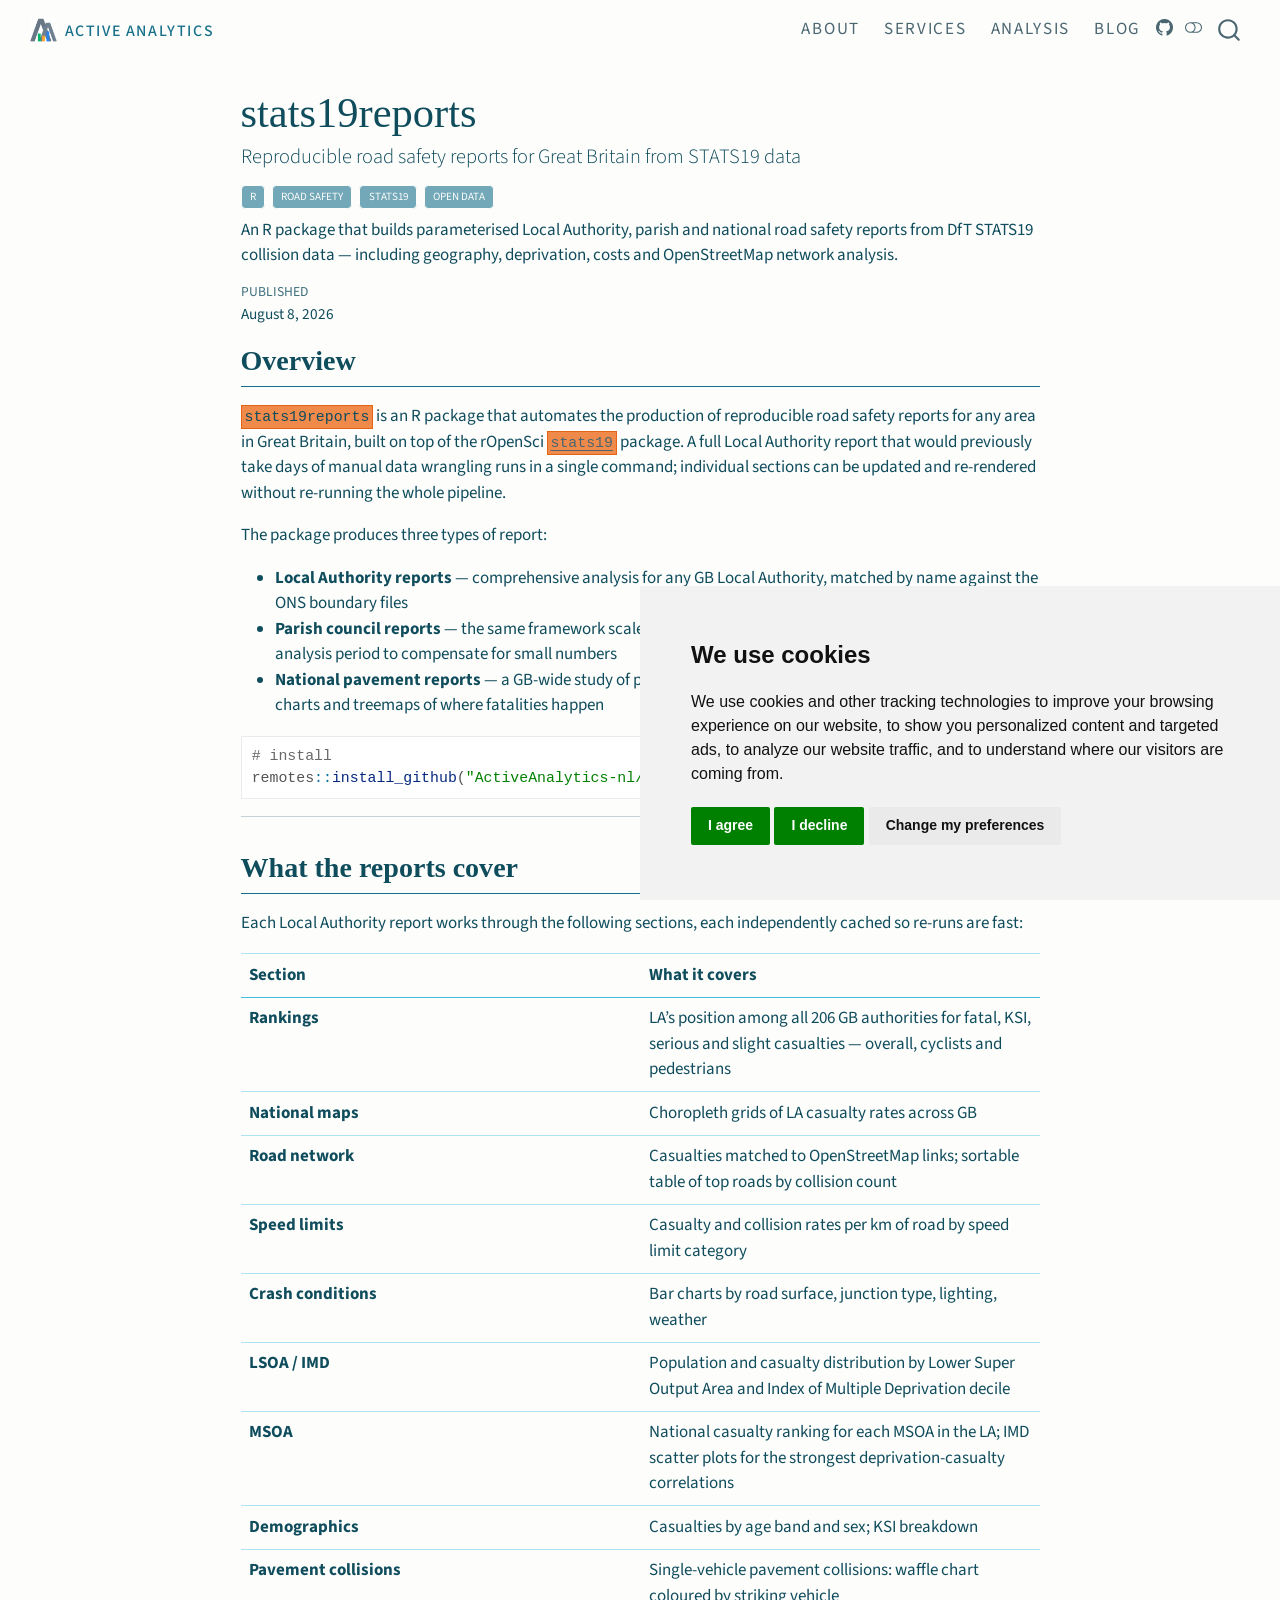
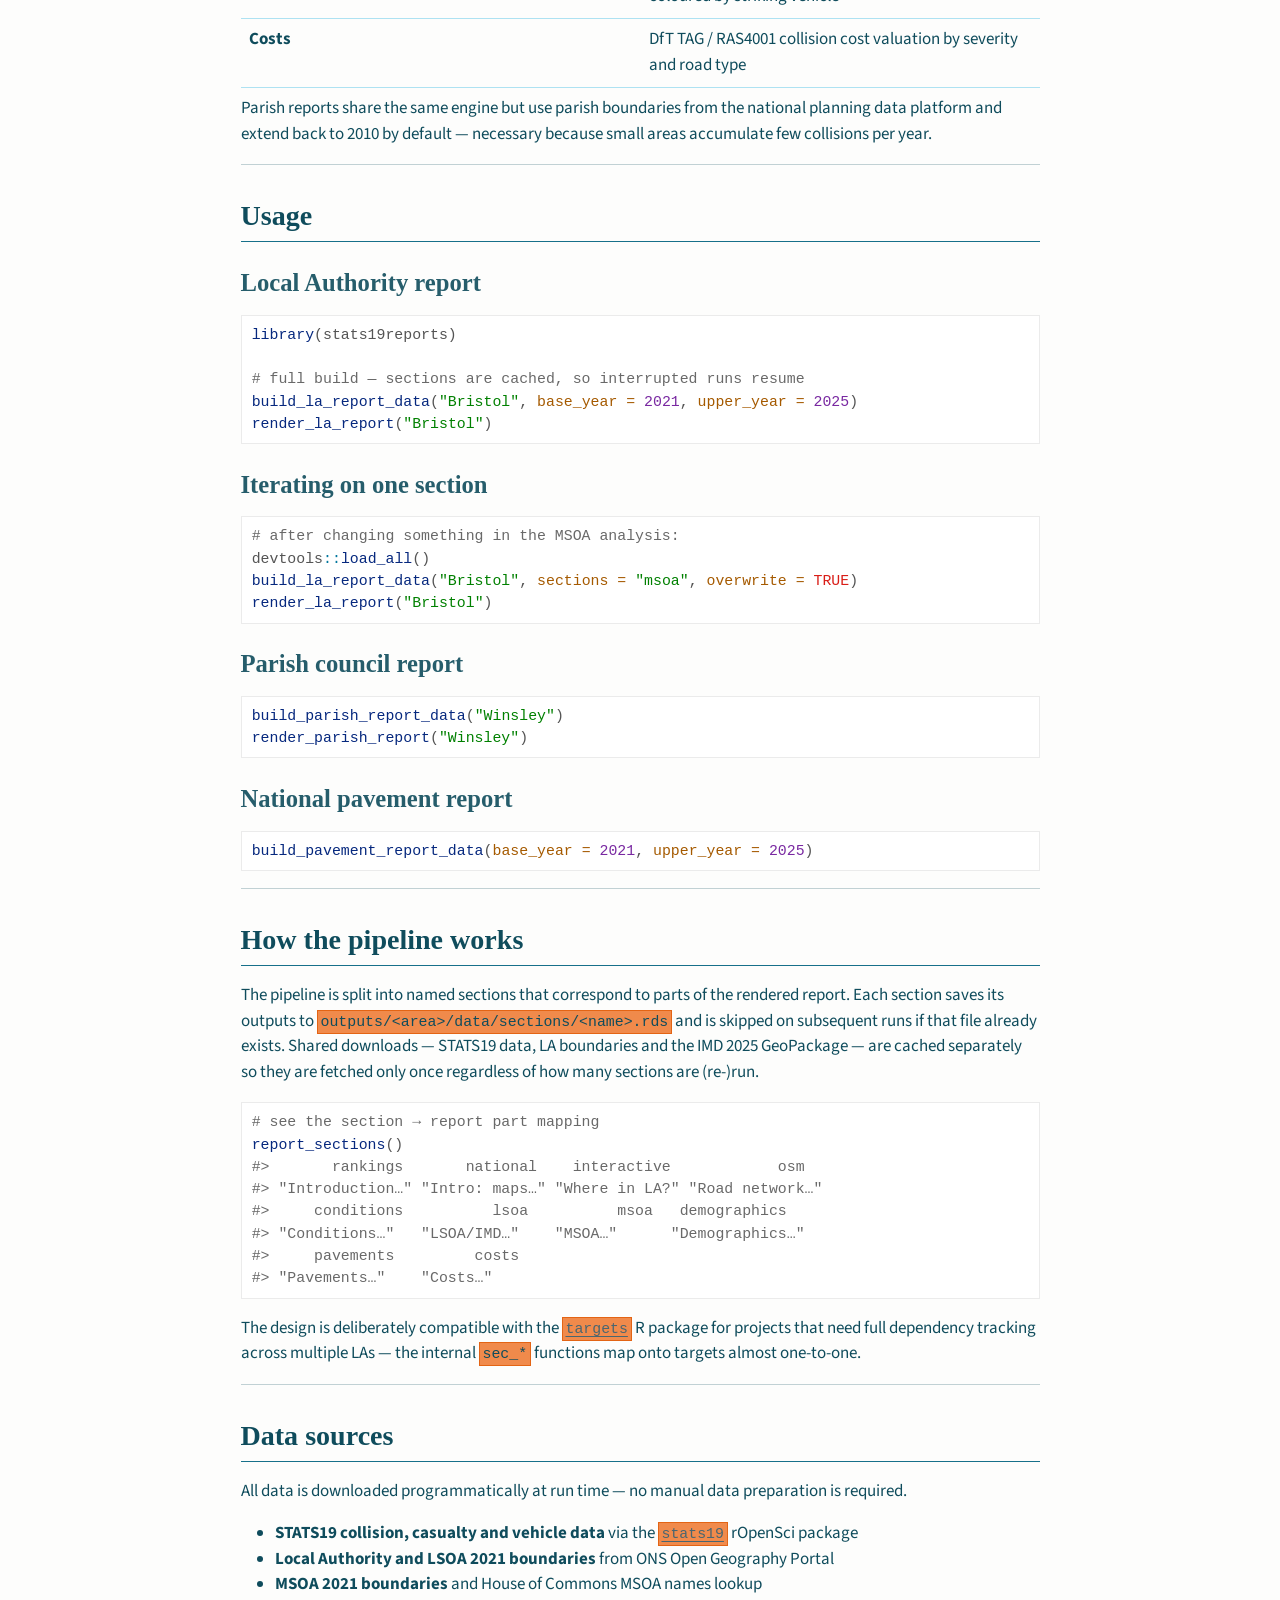
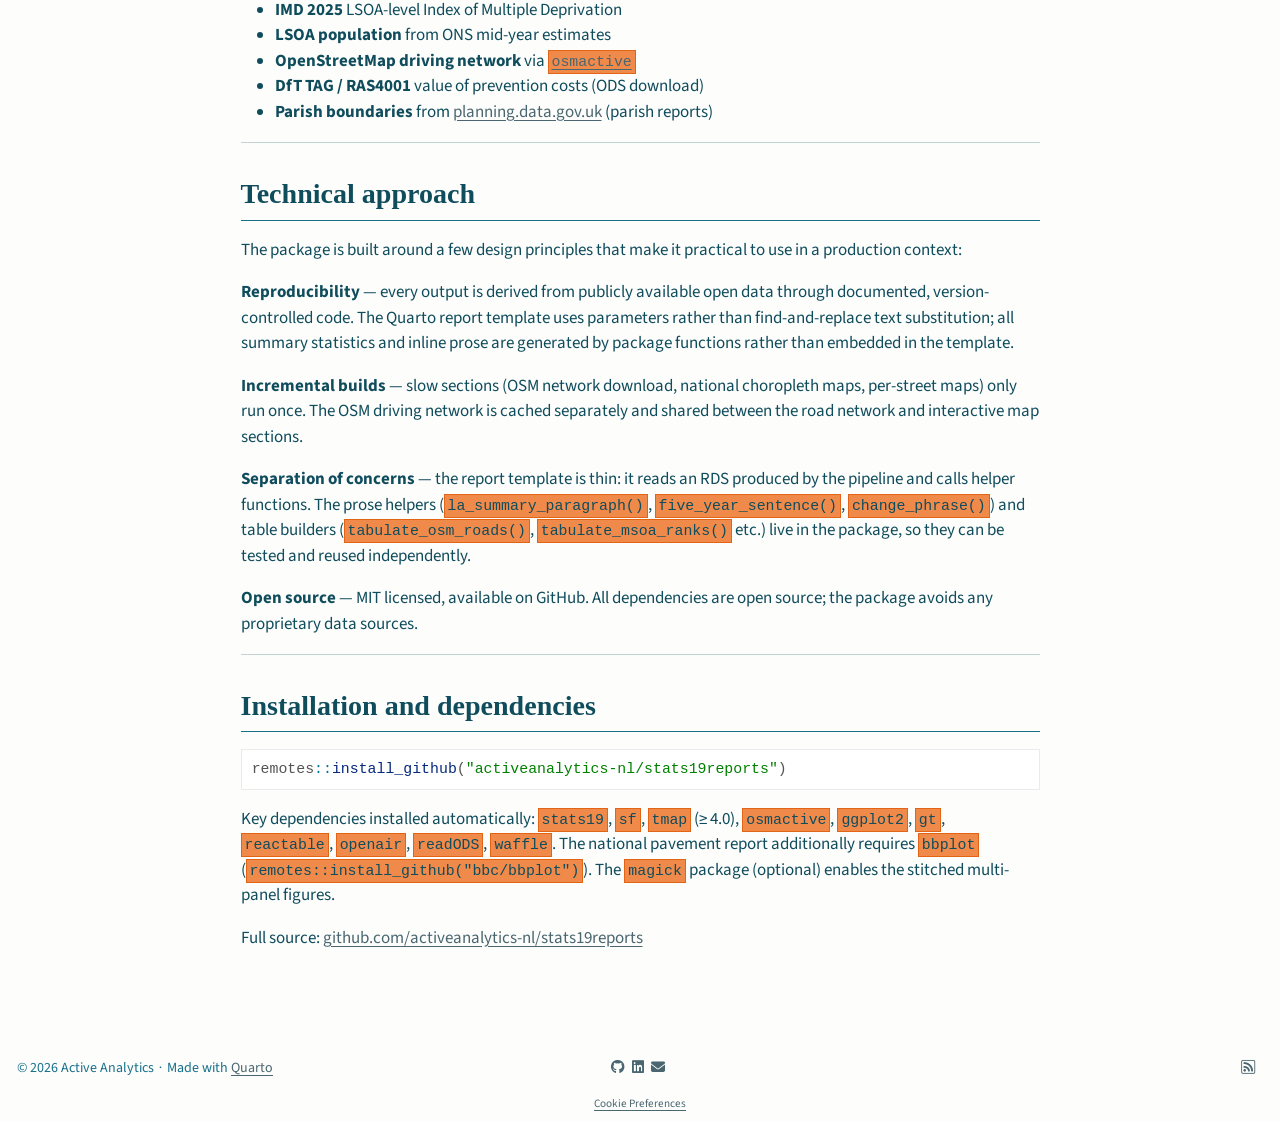
<file: services/stats19reports/index.html>
<!DOCTYPE html>
<html xmlns="http://www.w3.org/1999/xhtml" lang="en" xml:lang="en"><head>

<meta charset="utf-8">
<meta name="generator" content="quarto-1.8.25">

<meta name="viewport" content="width=device-width, initial-scale=1.0, user-scalable=yes">

<meta name="dcterms.date" content="2026-08-08">
<meta name="description" content="An R package that builds parameterised Local Authority, parish and national road safety reports from DfT STATS19 collision data — including geography, deprivation, costs and OpenStreetMap network analysis.">

<title>stats19reports – Active Analytics</title>
<style>
code{white-space: pre-wrap;}
span.smallcaps{font-variant: small-caps;}
div.columns{display: flex; gap: min(4vw, 1.5em);}
div.column{flex: auto; overflow-x: auto;}
div.hanging-indent{margin-left: 1.5em; text-indent: -1.5em;}
ul.task-list{list-style: none;}
ul.task-list li input[type="checkbox"] {
  width: 0.8em;
  margin: 0 0.8em 0.2em -1em; /* quarto-specific, see https://github.com/quarto-dev/quarto-cli/issues/4556 */ 
  vertical-align: middle;
}
/* CSS for syntax highlighting */
html { -webkit-text-size-adjust: 100%; }
pre > code.sourceCode { white-space: pre; position: relative; }
pre > code.sourceCode > span { display: inline-block; line-height: 1.25; }
pre > code.sourceCode > span:empty { height: 1.2em; }
.sourceCode { overflow: visible; }
code.sourceCode > span { color: inherit; text-decoration: inherit; }
div.sourceCode { margin: 1em 0; }
pre.sourceCode { margin: 0; }
@media screen {
div.sourceCode { overflow: auto; }
}
@media print {
pre > code.sourceCode { white-space: pre-wrap; }
pre > code.sourceCode > span { text-indent: -5em; padding-left: 5em; }
}
pre.numberSource code
  { counter-reset: source-line 0; }
pre.numberSource code > span
  { position: relative; left: -4em; counter-increment: source-line; }
pre.numberSource code > span > a:first-child::before
  { content: counter(source-line);
    position: relative; left: -1em; text-align: right; vertical-align: baseline;
    border: none; display: inline-block;
    -webkit-touch-callout: none; -webkit-user-select: none;
    -khtml-user-select: none; -moz-user-select: none;
    -ms-user-select: none; user-select: none;
    padding: 0 4px; width: 4em;
  }
pre.numberSource { margin-left: 3em;  padding-left: 4px; }
div.sourceCode
  {   }
@media screen {
pre > code.sourceCode > span > a:first-child::before { text-decoration: underline; }
}
</style>


<script src="../../site_libs/quarto-nav/quarto-nav.js"></script>
<script src="../../site_libs/quarto-nav/headroom.min.js"></script>
<script src="../../site_libs/clipboard/clipboard.min.js"></script>
<script src="../../site_libs/quarto-search/autocomplete.umd.js"></script>
<script src="../../site_libs/quarto-search/fuse.min.js"></script>
<script src="../../site_libs/quarto-search/quarto-search.js"></script>
<meta name="quarto:offset" content="../../">
<link href="../../media/logo_light.png" rel="icon" type="image/png">
<script src="../../site_libs/cookie-consent/cookie-consent.js"></script>
<link href="../../site_libs/cookie-consent/cookie-consent.css" rel="stylesheet">
<script src="../../site_libs/quarto-html/quarto.js" type="module"></script>
<script src="../../site_libs/quarto-html/tabsets/tabsets.js" type="module"></script>
<script src="../../site_libs/quarto-html/axe/axe-check.js" type="module"></script>
<script src="../../site_libs/quarto-html/popper.min.js"></script>
<script src="../../site_libs/quarto-html/tippy.umd.min.js"></script>
<script src="../../site_libs/quarto-html/anchor.min.js"></script>
<link href="../../site_libs/quarto-html/tippy.css" rel="stylesheet">
<link href="../../site_libs/quarto-html/quarto-syntax-highlighting-4f0e06b242da9f6f8ffe3bf4e2601da9.css" rel="stylesheet" class="quarto-color-scheme" id="quarto-text-highlighting-styles">
<link href="../../site_libs/quarto-html/quarto-syntax-highlighting-dark-694885d6bfe1f8d3a02d1ab809d7d0f1.css" rel="stylesheet" class="quarto-color-scheme quarto-color-alternate" id="quarto-text-highlighting-styles">
<link href="../../site_libs/quarto-html/quarto-syntax-highlighting-4f0e06b242da9f6f8ffe3bf4e2601da9.css" rel="stylesheet" class="quarto-color-scheme-extra" id="quarto-text-highlighting-styles">
<script src="../../site_libs/bootstrap/bootstrap.min.js"></script>
<link href="../../site_libs/bootstrap/bootstrap-icons.css" rel="stylesheet">
<link href="../../site_libs/bootstrap/bootstrap-0e6acac34d0bfa602243c1bfdc23cebd.min.css" rel="stylesheet" append-hash="true" class="quarto-color-scheme" id="quarto-bootstrap" data-mode="light">
<link href="../../site_libs/bootstrap/bootstrap-dark-3cb31aeb86e52de0964b6e3a5490128e.min.css" rel="stylesheet" append-hash="true" class="quarto-color-scheme quarto-color-alternate" id="quarto-bootstrap" data-mode="dark">
<link href="../../site_libs/bootstrap/bootstrap-0e6acac34d0bfa602243c1bfdc23cebd.min.css" rel="stylesheet" append-hash="true" class="quarto-color-scheme-extra" id="quarto-bootstrap" data-mode="light">
<link href="../../site_libs/quarto-contrib/fontawesome6-1.2.0/all.min.css" rel="stylesheet">
<link href="../../site_libs/quarto-contrib/fontawesome6-1.2.0/latex-fontsize.css" rel="stylesheet">
<script id="quarto-search-options" type="application/json">{
  "location": "navbar",
  "copy-button": false,
  "collapse-after": 3,
  "panel-placement": "end",
  "type": "overlay",
  "limit": 50,
  "keyboard-shortcut": [
    "f",
    "/",
    "s"
  ],
  "show-item-context": false,
  "language": {
    "search-no-results-text": "No results",
    "search-matching-documents-text": "matching documents",
    "search-copy-link-title": "Copy link to search",
    "search-hide-matches-text": "Hide additional matches",
    "search-more-match-text": "more match in this document",
    "search-more-matches-text": "more matches in this document",
    "search-clear-button-title": "Clear",
    "search-text-placeholder": "",
    "search-detached-cancel-button-title": "Cancel",
    "search-submit-button-title": "Submit",
    "search-label": "Search"
  }
}</script>
<script async="" src="https://www.googletagmanager.com/gtag/js?id=G-9ZCEHK2WJV"></script>

<script type="text/plain" cookie-consent="tracking">

window.dataLayer = window.dataLayer || [];
function gtag(){dataLayer.push(arguments);}
gtag('js', new Date());
gtag('config', 'G-9ZCEHK2WJV', { 'anonymize_ip': true});
</script>

<script type="text/javascript" charset="UTF-8">
document.addEventListener('DOMContentLoaded', function () {
cookieconsent.run({
  "notice_banner_type":"simple",
  "consent_type":"express",
  "palette":"light",
  "language":"en",
  "page_load_consent_levels":["strictly-necessary"],
  "notice_banner_reject_button_hide":false,
  "preferences_center_close_button_hide":false,
  "website_name":""
  ,
"language":"en"
  });
});
</script> 
  


</head>

<body class="nav-fixed fullcontent quarto-light"><script id="quarto-html-before-body" type="application/javascript">
    const toggleBodyColorMode = (bsSheetEl) => {
      const mode = bsSheetEl.getAttribute("data-mode");
      const bodyEl = window.document.querySelector("body");
      if (mode === "dark") {
        bodyEl.classList.add("quarto-dark");
        bodyEl.classList.remove("quarto-light");
      } else {
        bodyEl.classList.add("quarto-light");
        bodyEl.classList.remove("quarto-dark");
      }
    }
    const toggleBodyColorPrimary = () => {
      const bsSheetEl = window.document.querySelector("link#quarto-bootstrap:not([rel=disabled-stylesheet])");
      if (bsSheetEl) {
        toggleBodyColorMode(bsSheetEl);
      }
    }
    const setColorSchemeToggle = (alternate) => {
      const toggles = window.document.querySelectorAll('.quarto-color-scheme-toggle');
      for (let i=0; i < toggles.length; i++) {
        const toggle = toggles[i];
        if (toggle) {
          if (alternate) {
            toggle.classList.add("alternate");
          } else {
            toggle.classList.remove("alternate");
          }
        }
      }
    };
    const toggleColorMode = (alternate) => {
      // Switch the stylesheets
      const primaryStylesheets = window.document.querySelectorAll('link.quarto-color-scheme:not(.quarto-color-alternate)');
      const alternateStylesheets = window.document.querySelectorAll('link.quarto-color-scheme.quarto-color-alternate');
      manageTransitions('#quarto-margin-sidebar .nav-link', false);
      if (alternate) {
        // note: dark is layered on light, we don't disable primary!
        enableStylesheet(alternateStylesheets);
        for (const sheetNode of alternateStylesheets) {
          if (sheetNode.id === "quarto-bootstrap") {
            toggleBodyColorMode(sheetNode);
          }
        }
      } else {
        disableStylesheet(alternateStylesheets);
        enableStylesheet(primaryStylesheets)
        toggleBodyColorPrimary();
      }
      manageTransitions('#quarto-margin-sidebar .nav-link', true);
      // Switch the toggles
      setColorSchemeToggle(alternate)
      // Hack to workaround the fact that safari doesn't
      // properly recolor the scrollbar when toggling (#1455)
      if (navigator.userAgent.indexOf('Safari') > 0 && navigator.userAgent.indexOf('Chrome') == -1) {
        manageTransitions("body", false);
        window.scrollTo(0, 1);
        setTimeout(() => {
          window.scrollTo(0, 0);
          manageTransitions("body", true);
        }, 40);
      }
    }
    const disableStylesheet = (stylesheets) => {
      for (let i=0; i < stylesheets.length; i++) {
        const stylesheet = stylesheets[i];
        stylesheet.rel = 'disabled-stylesheet';
      }
    }
    const enableStylesheet = (stylesheets) => {
      for (let i=0; i < stylesheets.length; i++) {
        const stylesheet = stylesheets[i];
        if(stylesheet.rel !== 'stylesheet') { // for Chrome, which will still FOUC without this check
          stylesheet.rel = 'stylesheet';
        }
      }
    }
    const manageTransitions = (selector, allowTransitions) => {
      const els = window.document.querySelectorAll(selector);
      for (let i=0; i < els.length; i++) {
        const el = els[i];
        if (allowTransitions) {
          el.classList.remove('notransition');
        } else {
          el.classList.add('notransition');
        }
      }
    }
    const isFileUrl = () => {
      return window.location.protocol === 'file:';
    }
    const hasAlternateSentinel = () => {
      let styleSentinel = getColorSchemeSentinel();
      if (styleSentinel !== null) {
        return styleSentinel === "alternate";
      } else {
        return false;
      }
    }
    const setStyleSentinel = (alternate) => {
      const value = alternate ? "alternate" : "default";
      if (!isFileUrl()) {
        window.localStorage.setItem("quarto-color-scheme", value);
      } else {
        localAlternateSentinel = value;
      }
    }
    const getColorSchemeSentinel = () => {
      if (!isFileUrl()) {
        const storageValue = window.localStorage.getItem("quarto-color-scheme");
        return storageValue != null ? storageValue : localAlternateSentinel;
      } else {
        return localAlternateSentinel;
      }
    }
    const toggleGiscusIfUsed = (isAlternate, darkModeDefault) => {
      const baseTheme = document.querySelector('#giscus-base-theme')?.value ?? 'light';
      const alternateTheme = document.querySelector('#giscus-alt-theme')?.value ?? 'dark';
      let newTheme = '';
      if(authorPrefersDark) {
        newTheme = isAlternate ? baseTheme : alternateTheme;
      } else {
        newTheme = isAlternate ? alternateTheme : baseTheme;
      }
      const changeGiscusTheme = () => {
        // From: https://github.com/giscus/giscus/issues/336
        const sendMessage = (message) => {
          const iframe = document.querySelector('iframe.giscus-frame');
          if (!iframe) return;
          iframe.contentWindow.postMessage({ giscus: message }, 'https://giscus.app');
        }
        sendMessage({
          setConfig: {
            theme: newTheme
          }
        });
      }
      const isGiscussLoaded = window.document.querySelector('iframe.giscus-frame') !== null;
      if (isGiscussLoaded) {
        changeGiscusTheme();
      }
    };
    const authorPrefersDark = false;
    const darkModeDefault = authorPrefersDark;
      document.querySelector('link#quarto-text-highlighting-styles.quarto-color-scheme-extra').rel = 'disabled-stylesheet';
      document.querySelector('link#quarto-bootstrap.quarto-color-scheme-extra').rel = 'disabled-stylesheet';
    let localAlternateSentinel = darkModeDefault ? 'alternate' : 'default';
    // Dark / light mode switch
    window.quartoToggleColorScheme = () => {
      // Read the current dark / light value
      let toAlternate = !hasAlternateSentinel();
      toggleColorMode(toAlternate);
      setStyleSentinel(toAlternate);
      toggleGiscusIfUsed(toAlternate, darkModeDefault);
      window.dispatchEvent(new Event('resize'));
    };
    // Switch to dark mode if need be
    if (hasAlternateSentinel()) {
      toggleColorMode(true);
    } else {
      toggleColorMode(false);
    }
  </script>

<div id="quarto-search-results"></div>
  <header id="quarto-header" class="headroom fixed-top">
    <nav class="navbar navbar-expand-lg " data-bs-theme="dark">
      <div class="navbar-container container-fluid">
      <div class="navbar-brand-container mx-auto">
    <a href="../../index.html" class="navbar-brand navbar-brand-logo">
    <img src="../../media/logo_light.png" alt="" class="navbar-logo light-content">
    <img src="../../media/logo_light.png" alt="" class="navbar-logo dark-content">
    </a>
    <a class="navbar-brand" href="../../index.html">
    <span class="navbar-title">Active Analytics</span>
    </a>
  </div>
            <div id="quarto-search" class="" title="Search"></div>
          <button class="navbar-toggler" type="button" data-bs-toggle="collapse" data-bs-target="#navbarCollapse" aria-controls="navbarCollapse" role="menu" aria-expanded="false" aria-label="Toggle navigation" onclick="if (window.quartoToggleHeadroom) { window.quartoToggleHeadroom(); }">
  <span class="navbar-toggler-icon"></span>
</button>
          <div class="collapse navbar-collapse" id="navbarCollapse">
            <ul class="navbar-nav navbar-nav-scroll ms-auto">
  <li class="nav-item">
    <a class="nav-link" href="../../about.html"> 
<span class="menu-text">About</span></a>
  </li>  
  <li class="nav-item">
    <a class="nav-link" href="../../services/index.html"> 
<span class="menu-text">Services</span></a>
  </li>  
  <li class="nav-item">
    <a class="nav-link" href="../../portfolio/index.html"> 
<span class="menu-text">Analysis</span></a>
  </li>  
  <li class="nav-item">
    <a class="nav-link" href="../../blog/index.html"> 
<span class="menu-text">Blog</span></a>
  </li>  
</ul>
          </div> <!-- /navcollapse -->
            <div class="quarto-navbar-tools">
    <a href="https://github.com/activeanalytics-nl" title="" class="quarto-navigation-tool px-1" aria-label=""><i class="bi bi-github"></i></a>
  <a href="" class="quarto-color-scheme-toggle quarto-navigation-tool  px-1" onclick="window.quartoToggleColorScheme(); return false;" title="Toggle dark mode"><i class="bi"></i></a>
</div>
      </div> <!-- /container-fluid -->
    </nav>
</header>
<!-- content -->
<div id="quarto-content" class="quarto-container page-columns page-rows-contents page-layout-article page-navbar">
<!-- sidebar -->
<!-- margin-sidebar -->
    
<!-- main -->
<main class="content" id="quarto-document-content">


<header id="title-block-header" class="quarto-title-block default">
<div class="quarto-title">
<h1 class="title">stats19reports</h1>
<p class="subtitle lead">Reproducible road safety reports for Great Britain from STATS19 data</p>
  <div class="quarto-categories">
    <div class="quarto-category">R</div>
    <div class="quarto-category">road safety</div>
    <div class="quarto-category">STATS19</div>
    <div class="quarto-category">open data</div>
  </div>
  </div>

<div>
  <div class="description">
    An R package that builds parameterised Local Authority, parish and national road safety reports from DfT STATS19 collision data — including geography, deprivation, costs and OpenStreetMap network analysis.
  </div>
</div>


<div class="quarto-title-meta">

    
    <div>
    <div class="quarto-title-meta-heading">Published</div>
    <div class="quarto-title-meta-contents">
      <p class="date">August 8, 2026</p>
    </div>
  </div>
  
    
  </div>
  


</header>


<section id="overview" class="level2">
<h2 class="anchored" data-anchor-id="overview">Overview</h2>
<p><code>stats19reports</code> is an R package that automates the production of reproducible road safety reports for any area in Great Britain, built on top of the rOpenSci <a href="https://github.com/ropensci/stats19"><code>stats19</code></a> package. A full Local Authority report that would previously take days of manual data wrangling runs in a single command; individual sections can be updated and re-rendered without re-running the whole pipeline.</p>
<p>The package produces three types of report:</p>
<ul>
<li><strong>Local Authority reports</strong> — comprehensive analysis for any GB Local Authority, matched by name against the ONS boundary files</li>
<li><strong>Parish council reports</strong> — the same framework scaled down to parish boundaries, with a longer default analysis period to compensate for small numbers</li>
<li><strong>National pavement reports</strong> — a GB-wide study of pedestrians struck on a footway or verge, with BBC-styled charts and treemaps of where fatalities happen</li>
</ul>
<div class="code-copy-outer-scaffold"><div class="sourceCode" id="cb1"><pre class="sourceCode r code-with-copy"><code class="sourceCode r"><span id="cb1-1"><a href="#cb1-1" aria-hidden="true" tabindex="-1"></a><span class="co"># install</span></span>
<span id="cb1-2"><a href="#cb1-2" aria-hidden="true" tabindex="-1"></a>remotes<span class="sc">::</span><span class="fu">install_github</span>(<span class="st">"ActiveAnalytics-nl/stats19reports"</span>)</span></code></pre></div><button title="Copy to Clipboard" class="code-copy-button"><i class="bi"></i></button></div>
<hr>
</section>
<section id="what-the-reports-cover" class="level2">
<h2 class="anchored" data-anchor-id="what-the-reports-cover">What the reports cover</h2>
<p>Each Local Authority report works through the following sections, each independently cached so re-runs are fast:</p>
<table class="caption-top table">
<colgroup>
<col style="width: 50%">
<col style="width: 50%">
</colgroup>
<thead>
<tr class="header">
<th>Section</th>
<th>What it covers</th>
</tr>
</thead>
<tbody>
<tr class="odd">
<td><strong>Rankings</strong></td>
<td>LA’s position among all 206 GB authorities for fatal, KSI, serious and slight casualties — overall, cyclists and pedestrians</td>
</tr>
<tr class="even">
<td><strong>National maps</strong></td>
<td>Choropleth grids of LA casualty rates across GB</td>
</tr>
<tr class="odd">
<td><strong>Road network</strong></td>
<td>Casualties matched to OpenStreetMap links; sortable table of top roads by collision count</td>
</tr>
<tr class="even">
<td><strong>Speed limits</strong></td>
<td>Casualty and collision rates per km of road by speed limit category</td>
</tr>
<tr class="odd">
<td><strong>Crash conditions</strong></td>
<td>Bar charts by road surface, junction type, lighting, weather</td>
</tr>
<tr class="even">
<td><strong>LSOA / IMD</strong></td>
<td>Population and casualty distribution by Lower Super Output Area and Index of Multiple Deprivation decile</td>
</tr>
<tr class="odd">
<td><strong>MSOA</strong></td>
<td>National casualty ranking for each MSOA in the LA; IMD scatter plots for the strongest deprivation-casualty correlations</td>
</tr>
<tr class="even">
<td><strong>Demographics</strong></td>
<td>Casualties by age band and sex; KSI breakdown</td>
</tr>
<tr class="odd">
<td><strong>Pavement collisions</strong></td>
<td>Single-vehicle pavement collisions: waffle chart coloured by striking vehicle</td>
</tr>
<tr class="even">
<td><strong>Costs</strong></td>
<td>DfT TAG / RAS4001 collision cost valuation by severity and road type</td>
</tr>
</tbody>
</table>
<p>Parish reports share the same engine but use parish boundaries from the national planning data platform and extend back to 2010 by default — necessary because small areas accumulate few collisions per year.</p>
<hr>
</section>
<section id="usage" class="level2">
<h2 class="anchored" data-anchor-id="usage">Usage</h2>
<section id="local-authority-report" class="level3">
<h3 class="anchored" data-anchor-id="local-authority-report">Local Authority report</h3>
<div class="code-copy-outer-scaffold"><div class="sourceCode" id="cb2"><pre class="sourceCode r code-with-copy"><code class="sourceCode r"><span id="cb2-1"><a href="#cb2-1" aria-hidden="true" tabindex="-1"></a><span class="fu">library</span>(stats19reports)</span>
<span id="cb2-2"><a href="#cb2-2" aria-hidden="true" tabindex="-1"></a></span>
<span id="cb2-3"><a href="#cb2-3" aria-hidden="true" tabindex="-1"></a><span class="co"># full build — sections are cached, so interrupted runs resume</span></span>
<span id="cb2-4"><a href="#cb2-4" aria-hidden="true" tabindex="-1"></a><span class="fu">build_la_report_data</span>(<span class="st">"Bristol"</span>, <span class="at">base_year =</span> <span class="dv">2021</span>, <span class="at">upper_year =</span> <span class="dv">2025</span>)</span>
<span id="cb2-5"><a href="#cb2-5" aria-hidden="true" tabindex="-1"></a><span class="fu">render_la_report</span>(<span class="st">"Bristol"</span>)</span></code></pre></div><button title="Copy to Clipboard" class="code-copy-button"><i class="bi"></i></button></div>
</section>
<section id="iterating-on-one-section" class="level3">
<h3 class="anchored" data-anchor-id="iterating-on-one-section">Iterating on one section</h3>
<div class="code-copy-outer-scaffold"><div class="sourceCode" id="cb3"><pre class="sourceCode r code-with-copy"><code class="sourceCode r"><span id="cb3-1"><a href="#cb3-1" aria-hidden="true" tabindex="-1"></a><span class="co"># after changing something in the MSOA analysis:</span></span>
<span id="cb3-2"><a href="#cb3-2" aria-hidden="true" tabindex="-1"></a>devtools<span class="sc">::</span><span class="fu">load_all</span>()</span>
<span id="cb3-3"><a href="#cb3-3" aria-hidden="true" tabindex="-1"></a><span class="fu">build_la_report_data</span>(<span class="st">"Bristol"</span>, <span class="at">sections =</span> <span class="st">"msoa"</span>, <span class="at">overwrite =</span> <span class="cn">TRUE</span>)</span>
<span id="cb3-4"><a href="#cb3-4" aria-hidden="true" tabindex="-1"></a><span class="fu">render_la_report</span>(<span class="st">"Bristol"</span>)</span></code></pre></div><button title="Copy to Clipboard" class="code-copy-button"><i class="bi"></i></button></div>
</section>
<section id="parish-council-report" class="level3">
<h3 class="anchored" data-anchor-id="parish-council-report">Parish council report</h3>
<div class="code-copy-outer-scaffold"><div class="sourceCode" id="cb4"><pre class="sourceCode r code-with-copy"><code class="sourceCode r"><span id="cb4-1"><a href="#cb4-1" aria-hidden="true" tabindex="-1"></a><span class="fu">build_parish_report_data</span>(<span class="st">"Winsley"</span>)</span>
<span id="cb4-2"><a href="#cb4-2" aria-hidden="true" tabindex="-1"></a><span class="fu">render_parish_report</span>(<span class="st">"Winsley"</span>)</span></code></pre></div><button title="Copy to Clipboard" class="code-copy-button"><i class="bi"></i></button></div>
</section>
<section id="national-pavement-report" class="level3">
<h3 class="anchored" data-anchor-id="national-pavement-report">National pavement report</h3>
<div class="code-copy-outer-scaffold"><div class="sourceCode" id="cb5"><pre class="sourceCode r code-with-copy"><code class="sourceCode r"><span id="cb5-1"><a href="#cb5-1" aria-hidden="true" tabindex="-1"></a><span class="fu">build_pavement_report_data</span>(<span class="at">base_year =</span> <span class="dv">2021</span>, <span class="at">upper_year =</span> <span class="dv">2025</span>)</span></code></pre></div><button title="Copy to Clipboard" class="code-copy-button"><i class="bi"></i></button></div>
<hr>
</section>
</section>
<section id="how-the-pipeline-works" class="level2">
<h2 class="anchored" data-anchor-id="how-the-pipeline-works">How the pipeline works</h2>
<p>The pipeline is split into named sections that correspond to parts of the rendered report. Each section saves its outputs to <code>outputs/&lt;area&gt;/data/sections/&lt;name&gt;.rds</code> and is skipped on subsequent runs if that file already exists. Shared downloads — STATS19 data, LA boundaries and the IMD 2025 GeoPackage — are cached separately so they are fetched only once regardless of how many sections are (re-)run.</p>
<div class="code-copy-outer-scaffold"><div class="sourceCode" id="cb6"><pre class="sourceCode r code-with-copy"><code class="sourceCode r"><span id="cb6-1"><a href="#cb6-1" aria-hidden="true" tabindex="-1"></a><span class="co"># see the section → report part mapping</span></span>
<span id="cb6-2"><a href="#cb6-2" aria-hidden="true" tabindex="-1"></a><span class="fu">report_sections</span>()</span>
<span id="cb6-3"><a href="#cb6-3" aria-hidden="true" tabindex="-1"></a><span class="co">#&gt;       rankings       national    interactive            osm</span></span>
<span id="cb6-4"><a href="#cb6-4" aria-hidden="true" tabindex="-1"></a><span class="co">#&gt; "Introduction…" "Intro: maps…" "Where in LA?" "Road network…"</span></span>
<span id="cb6-5"><a href="#cb6-5" aria-hidden="true" tabindex="-1"></a><span class="co">#&gt;     conditions          lsoa          msoa   demographics</span></span>
<span id="cb6-6"><a href="#cb6-6" aria-hidden="true" tabindex="-1"></a><span class="co">#&gt; "Conditions…"   "LSOA/IMD…"    "MSOA…"      "Demographics…"</span></span>
<span id="cb6-7"><a href="#cb6-7" aria-hidden="true" tabindex="-1"></a><span class="co">#&gt;     pavements         costs</span></span>
<span id="cb6-8"><a href="#cb6-8" aria-hidden="true" tabindex="-1"></a><span class="co">#&gt; "Pavements…"    "Costs…"</span></span></code></pre></div><button title="Copy to Clipboard" class="code-copy-button"><i class="bi"></i></button></div>
<p>The design is deliberately compatible with the <a href="https://books.ropensci.org/targets/"><code>targets</code></a> R package for projects that need full dependency tracking across multiple LAs — the internal <code>sec_*</code> functions map onto targets almost one-to-one.</p>
<hr>
</section>
<section id="data-sources" class="level2">
<h2 class="anchored" data-anchor-id="data-sources">Data sources</h2>
<p>All data is downloaded programmatically at run time — no manual data preparation is required.</p>
<ul>
<li><strong>STATS19 collision, casualty and vehicle data</strong> via the <a href="https://github.com/ropensci/stats19"><code>stats19</code></a> rOpenSci package</li>
<li><strong>Local Authority and LSOA 2021 boundaries</strong> from ONS Open Geography Portal</li>
<li><strong>MSOA 2021 boundaries</strong> and House of Commons MSOA names lookup</li>
<li><strong>IMD 2025</strong> LSOA-level Index of Multiple Deprivation</li>
<li><strong>LSOA population</strong> from ONS mid-year estimates</li>
<li><strong>OpenStreetMap driving network</strong> via <a href="https://github.com/nptscot/osmactive"><code>osmactive</code></a></li>
<li><strong>DfT TAG / RAS4001</strong> value of prevention costs (ODS download)</li>
<li><strong>Parish boundaries</strong> from <a href="https://www.planning.data.gov.uk/">planning.data.gov.uk</a> (parish reports)</li>
</ul>
<hr>
</section>
<section id="technical-approach" class="level2">
<h2 class="anchored" data-anchor-id="technical-approach">Technical approach</h2>
<p>The package is built around a few design principles that make it practical to use in a production context:</p>
<p><strong>Reproducibility</strong> — every output is derived from publicly available open data through documented, version-controlled code. The Quarto report template uses parameters rather than find-and-replace text substitution; all summary statistics and inline prose are generated by package functions rather than embedded in the template.</p>
<p><strong>Incremental builds</strong> — slow sections (OSM network download, national choropleth maps, per-street maps) only run once. The OSM driving network is cached separately and shared between the road network and interactive map sections.</p>
<p><strong>Separation of concerns</strong> — the report template is thin: it reads an RDS produced by the pipeline and calls helper functions. The prose helpers (<code>la_summary_paragraph()</code>, <code>five_year_sentence()</code>, <code>change_phrase()</code>) and table builders (<code>tabulate_osm_roads()</code>, <code>tabulate_msoa_ranks()</code> etc.) live in the package, so they can be tested and reused independently.</p>
<p><strong>Open source</strong> — MIT licensed, available on GitHub. All dependencies are open source; the package avoids any proprietary data sources.</p>
<hr>
</section>
<section id="installation-and-dependencies" class="level2">
<h2 class="anchored" data-anchor-id="installation-and-dependencies">Installation and dependencies</h2>
<div class="code-copy-outer-scaffold"><div class="sourceCode" id="cb7"><pre class="sourceCode r code-with-copy"><code class="sourceCode r"><span id="cb7-1"><a href="#cb7-1" aria-hidden="true" tabindex="-1"></a>remotes<span class="sc">::</span><span class="fu">install_github</span>(<span class="st">"activeanalytics-nl/stats19reports"</span>)</span></code></pre></div><button title="Copy to Clipboard" class="code-copy-button"><i class="bi"></i></button></div>
<p>Key dependencies installed automatically: <code>stats19</code>, <code>sf</code>, <code>tmap</code> (≥ 4.0), <code>osmactive</code>, <code>ggplot2</code>, <code>gt</code>, <code>reactable</code>, <code>openair</code>, <code>readODS</code>, <code>waffle</code>. The national pavement report additionally requires <code>bbplot</code> (<code>remotes::install_github("bbc/bbplot")</code>). The <code>magick</code> package (optional) enables the stitched multi-panel figures.</p>
<p>Full source: <a href="https://github.com/activeanalytics-nl/stats19reports">github.com/activeanalytics-nl/stats19reports</a></p>


</section>

<a onclick="window.scrollTo(0, 0); return false;" role="button" id="quarto-back-to-top"><i class="bi bi-arrow-up"></i> Back to top</a></main> <!-- /main -->
<script id="quarto-html-after-body" type="application/javascript">
  window.document.addEventListener("DOMContentLoaded", function (event) {
    // Ensure there is a toggle, if there isn't float one in the top right
    if (window.document.querySelector('.quarto-color-scheme-toggle') === null) {
      const a = window.document.createElement('a');
      a.classList.add('top-right');
      a.classList.add('quarto-color-scheme-toggle');
      a.href = "";
      a.onclick = function() { try { window.quartoToggleColorScheme(); } catch {} return false; };
      const i = window.document.createElement("i");
      i.classList.add('bi');
      a.appendChild(i);
      window.document.body.appendChild(a);
    }
    setColorSchemeToggle(hasAlternateSentinel())
    const icon = "";
    const anchorJS = new window.AnchorJS();
    anchorJS.options = {
      placement: 'right',
      icon: icon
    };
    anchorJS.add('.anchored');
    const isCodeAnnotation = (el) => {
      for (const clz of el.classList) {
        if (clz.startsWith('code-annotation-')) {                     
          return true;
        }
      }
      return false;
    }
    const onCopySuccess = function(e) {
      // button target
      const button = e.trigger;
      // don't keep focus
      button.blur();
      // flash "checked"
      button.classList.add('code-copy-button-checked');
      var currentTitle = button.getAttribute("title");
      button.setAttribute("title", "Copied!");
      let tooltip;
      if (window.bootstrap) {
        button.setAttribute("data-bs-toggle", "tooltip");
        button.setAttribute("data-bs-placement", "left");
        button.setAttribute("data-bs-title", "Copied!");
        tooltip = new bootstrap.Tooltip(button, 
          { trigger: "manual", 
            customClass: "code-copy-button-tooltip",
            offset: [0, -8]});
        tooltip.show();    
      }
      setTimeout(function() {
        if (tooltip) {
          tooltip.hide();
          button.removeAttribute("data-bs-title");
          button.removeAttribute("data-bs-toggle");
          button.removeAttribute("data-bs-placement");
        }
        button.setAttribute("title", currentTitle);
        button.classList.remove('code-copy-button-checked');
      }, 1000);
      // clear code selection
      e.clearSelection();
    }
    const getTextToCopy = function(trigger) {
      const outerScaffold = trigger.parentElement.cloneNode(true);
      const codeEl = outerScaffold.querySelector('code');
      for (const childEl of codeEl.children) {
        if (isCodeAnnotation(childEl)) {
          childEl.remove();
        }
      }
      return codeEl.innerText;
    }
    const clipboard = new window.ClipboardJS('.code-copy-button:not([data-in-quarto-modal])', {
      text: getTextToCopy
    });
    clipboard.on('success', onCopySuccess);
    if (window.document.getElementById('quarto-embedded-source-code-modal')) {
      const clipboardModal = new window.ClipboardJS('.code-copy-button[data-in-quarto-modal]', {
        text: getTextToCopy,
        container: window.document.getElementById('quarto-embedded-source-code-modal')
      });
      clipboardModal.on('success', onCopySuccess);
    }
      var localhostRegex = new RegExp(/^(?:http|https):\/\/localhost\:?[0-9]*\//);
      var mailtoRegex = new RegExp(/^mailto:/);
        var filterRegex = new RegExp("https:\/\/activeanalytics\.nl");
      var isInternal = (href) => {
          return filterRegex.test(href) || localhostRegex.test(href) || mailtoRegex.test(href);
      }
      // Inspect non-navigation links and adorn them if external
     var links = window.document.querySelectorAll('a[href]:not(.nav-link):not(.navbar-brand):not(.toc-action):not(.sidebar-link):not(.sidebar-item-toggle):not(.pagination-link):not(.no-external):not([aria-hidden]):not(.dropdown-item):not(.quarto-navigation-tool):not(.about-link)');
      for (var i=0; i<links.length; i++) {
        const link = links[i];
        if (!isInternal(link.href)) {
          // undo the damage that might have been done by quarto-nav.js in the case of
          // links that we want to consider external
          if (link.dataset.originalHref !== undefined) {
            link.href = link.dataset.originalHref;
          }
        }
      }
    function tippyHover(el, contentFn, onTriggerFn, onUntriggerFn) {
      const config = {
        allowHTML: true,
        maxWidth: 500,
        delay: 100,
        arrow: false,
        appendTo: function(el) {
            return el.parentElement;
        },
        interactive: true,
        interactiveBorder: 10,
        theme: 'quarto',
        placement: 'bottom-start',
      };
      if (contentFn) {
        config.content = contentFn;
      }
      if (onTriggerFn) {
        config.onTrigger = onTriggerFn;
      }
      if (onUntriggerFn) {
        config.onUntrigger = onUntriggerFn;
      }
      window.tippy(el, config); 
    }
    const noterefs = window.document.querySelectorAll('a[role="doc-noteref"]');
    for (var i=0; i<noterefs.length; i++) {
      const ref = noterefs[i];
      tippyHover(ref, function() {
        // use id or data attribute instead here
        let href = ref.getAttribute('data-footnote-href') || ref.getAttribute('href');
        try { href = new URL(href).hash; } catch {}
        const id = href.replace(/^#\/?/, "");
        const note = window.document.getElementById(id);
        if (note) {
          return note.innerHTML;
        } else {
          return "";
        }
      });
    }
    const xrefs = window.document.querySelectorAll('a.quarto-xref');
    const processXRef = (id, note) => {
      // Strip column container classes
      const stripColumnClz = (el) => {
        el.classList.remove("page-full", "page-columns");
        if (el.children) {
          for (const child of el.children) {
            stripColumnClz(child);
          }
        }
      }
      stripColumnClz(note)
      if (id === null || id.startsWith('sec-')) {
        // Special case sections, only their first couple elements
        const container = document.createElement("div");
        if (note.children && note.children.length > 2) {
          container.appendChild(note.children[0].cloneNode(true));
          for (let i = 1; i < note.children.length; i++) {
            const child = note.children[i];
            if (child.tagName === "P" && child.innerText === "") {
              continue;
            } else {
              container.appendChild(child.cloneNode(true));
              break;
            }
          }
          if (window.Quarto?.typesetMath) {
            window.Quarto.typesetMath(container);
          }
          return container.innerHTML
        } else {
          if (window.Quarto?.typesetMath) {
            window.Quarto.typesetMath(note);
          }
          return note.innerHTML;
        }
      } else {
        // Remove any anchor links if they are present
        const anchorLink = note.querySelector('a.anchorjs-link');
        if (anchorLink) {
          anchorLink.remove();
        }
        if (window.Quarto?.typesetMath) {
          window.Quarto.typesetMath(note);
        }
        if (note.classList.contains("callout")) {
          return note.outerHTML;
        } else {
          return note.innerHTML;
        }
      }
    }
    for (var i=0; i<xrefs.length; i++) {
      const xref = xrefs[i];
      tippyHover(xref, undefined, function(instance) {
        instance.disable();
        let url = xref.getAttribute('href');
        let hash = undefined; 
        if (url.startsWith('#')) {
          hash = url;
        } else {
          try { hash = new URL(url).hash; } catch {}
        }
        if (hash) {
          const id = hash.replace(/^#\/?/, "");
          const note = window.document.getElementById(id);
          if (note !== null) {
            try {
              const html = processXRef(id, note.cloneNode(true));
              instance.setContent(html);
            } finally {
              instance.enable();
              instance.show();
            }
          } else {
            // See if we can fetch this
            fetch(url.split('#')[0])
            .then(res => res.text())
            .then(html => {
              const parser = new DOMParser();
              const htmlDoc = parser.parseFromString(html, "text/html");
              const note = htmlDoc.getElementById(id);
              if (note !== null) {
                const html = processXRef(id, note);
                instance.setContent(html);
              } 
            }).finally(() => {
              instance.enable();
              instance.show();
            });
          }
        } else {
          // See if we can fetch a full url (with no hash to target)
          // This is a special case and we should probably do some content thinning / targeting
          fetch(url)
          .then(res => res.text())
          .then(html => {
            const parser = new DOMParser();
            const htmlDoc = parser.parseFromString(html, "text/html");
            const note = htmlDoc.querySelector('main.content');
            if (note !== null) {
              // This should only happen for chapter cross references
              // (since there is no id in the URL)
              // remove the first header
              if (note.children.length > 0 && note.children[0].tagName === "HEADER") {
                note.children[0].remove();
              }
              const html = processXRef(null, note);
              instance.setContent(html);
            } 
          }).finally(() => {
            instance.enable();
            instance.show();
          });
        }
      }, function(instance) {
      });
    }
        let selectedAnnoteEl;
        const selectorForAnnotation = ( cell, annotation) => {
          let cellAttr = 'data-code-cell="' + cell + '"';
          let lineAttr = 'data-code-annotation="' +  annotation + '"';
          const selector = 'span[' + cellAttr + '][' + lineAttr + ']';
          return selector;
        }
        const selectCodeLines = (annoteEl) => {
          const doc = window.document;
          const targetCell = annoteEl.getAttribute("data-target-cell");
          const targetAnnotation = annoteEl.getAttribute("data-target-annotation");
          const annoteSpan = window.document.querySelector(selectorForAnnotation(targetCell, targetAnnotation));
          const lines = annoteSpan.getAttribute("data-code-lines").split(",");
          const lineIds = lines.map((line) => {
            return targetCell + "-" + line;
          })
          let top = null;
          let height = null;
          let parent = null;
          if (lineIds.length > 0) {
              //compute the position of the single el (top and bottom and make a div)
              const el = window.document.getElementById(lineIds[0]);
              top = el.offsetTop;
              height = el.offsetHeight;
              parent = el.parentElement.parentElement;
            if (lineIds.length > 1) {
              const lastEl = window.document.getElementById(lineIds[lineIds.length - 1]);
              const bottom = lastEl.offsetTop + lastEl.offsetHeight;
              height = bottom - top;
            }
            if (top !== null && height !== null && parent !== null) {
              // cook up a div (if necessary) and position it 
              let div = window.document.getElementById("code-annotation-line-highlight");
              if (div === null) {
                div = window.document.createElement("div");
                div.setAttribute("id", "code-annotation-line-highlight");
                div.style.position = 'absolute';
                parent.appendChild(div);
              }
              div.style.top = top - 2 + "px";
              div.style.height = height + 4 + "px";
              div.style.left = 0;
              let gutterDiv = window.document.getElementById("code-annotation-line-highlight-gutter");
              if (gutterDiv === null) {
                gutterDiv = window.document.createElement("div");
                gutterDiv.setAttribute("id", "code-annotation-line-highlight-gutter");
                gutterDiv.style.position = 'absolute';
                const codeCell = window.document.getElementById(targetCell);
                const gutter = codeCell.querySelector('.code-annotation-gutter');
                gutter.appendChild(gutterDiv);
              }
              gutterDiv.style.top = top - 2 + "px";
              gutterDiv.style.height = height + 4 + "px";
            }
            selectedAnnoteEl = annoteEl;
          }
        };
        const unselectCodeLines = () => {
          const elementsIds = ["code-annotation-line-highlight", "code-annotation-line-highlight-gutter"];
          elementsIds.forEach((elId) => {
            const div = window.document.getElementById(elId);
            if (div) {
              div.remove();
            }
          });
          selectedAnnoteEl = undefined;
        };
          // Handle positioning of the toggle
      window.addEventListener(
        "resize",
        throttle(() => {
          elRect = undefined;
          if (selectedAnnoteEl) {
            selectCodeLines(selectedAnnoteEl);
          }
        }, 10)
      );
      function throttle(fn, ms) {
      let throttle = false;
      let timer;
        return (...args) => {
          if(!throttle) { // first call gets through
              fn.apply(this, args);
              throttle = true;
          } else { // all the others get throttled
              if(timer) clearTimeout(timer); // cancel #2
              timer = setTimeout(() => {
                fn.apply(this, args);
                timer = throttle = false;
              }, ms);
          }
        };
      }
        // Attach click handler to the DT
        const annoteDls = window.document.querySelectorAll('dt[data-target-cell]');
        for (const annoteDlNode of annoteDls) {
          annoteDlNode.addEventListener('click', (event) => {
            const clickedEl = event.target;
            if (clickedEl !== selectedAnnoteEl) {
              unselectCodeLines();
              const activeEl = window.document.querySelector('dt[data-target-cell].code-annotation-active');
              if (activeEl) {
                activeEl.classList.remove('code-annotation-active');
              }
              selectCodeLines(clickedEl);
              clickedEl.classList.add('code-annotation-active');
            } else {
              // Unselect the line
              unselectCodeLines();
              clickedEl.classList.remove('code-annotation-active');
            }
          });
        }
    const findCites = (el) => {
      const parentEl = el.parentElement;
      if (parentEl) {
        const cites = parentEl.dataset.cites;
        if (cites) {
          return {
            el,
            cites: cites.split(' ')
          };
        } else {
          return findCites(el.parentElement)
        }
      } else {
        return undefined;
      }
    };
    var bibliorefs = window.document.querySelectorAll('a[role="doc-biblioref"]');
    for (var i=0; i<bibliorefs.length; i++) {
      const ref = bibliorefs[i];
      const citeInfo = findCites(ref);
      if (citeInfo) {
        tippyHover(citeInfo.el, function() {
          var popup = window.document.createElement('div');
          citeInfo.cites.forEach(function(cite) {
            var citeDiv = window.document.createElement('div');
            citeDiv.classList.add('hanging-indent');
            citeDiv.classList.add('csl-entry');
            var biblioDiv = window.document.getElementById('ref-' + cite);
            if (biblioDiv) {
              citeDiv.innerHTML = biblioDiv.innerHTML;
            }
            popup.appendChild(citeDiv);
          });
          return popup.innerHTML;
        });
      }
    }
  });
  </script>
</div> <!-- /content -->
<footer class="footer">
  <div class="nav-footer">
    <div class="nav-footer-left">
<p>© 2026 Active Analytics ∙ Made with <a href="https://quarto.org">Quarto</a></p>
</div>   
    <div class="nav-footer-center">
<p><a class="link-dark me-1" href="https://github.com/activeanalytics-nl" title="GitHub" target="_blank" rel="noopener"><i class="fa-brands fa-github" aria-label="github"></i></a> <a class="link-dark me-1" href="https://linkedin.com/company/activeanalytics" title="LinkedIn" target="_blank" rel="noopener"><i class="fa-brands fa-linkedin" aria-label="linkedin"></i></a> <a class="link-dark me-1" href="contact.html" title="Email"><i class="fa-solid fa-envelope" aria-label="envelope"></i></a></p>
<div class="cookie-consent-footer"><a href="#" id="open_preferences_center">Cookie Preferences</a></div></div>
    <div class="nav-footer-right">
      <ul class="footer-items list-unstyled">
    <li class="nav-item compact">
    <a class="nav-link" href="../../blog/index.xml">
      <i class="bi bi-rss" role="img">
</i> 
    </a>
  </li>  
</ul>
    </div>
  </div>
</footer>




</body></html>
</file>
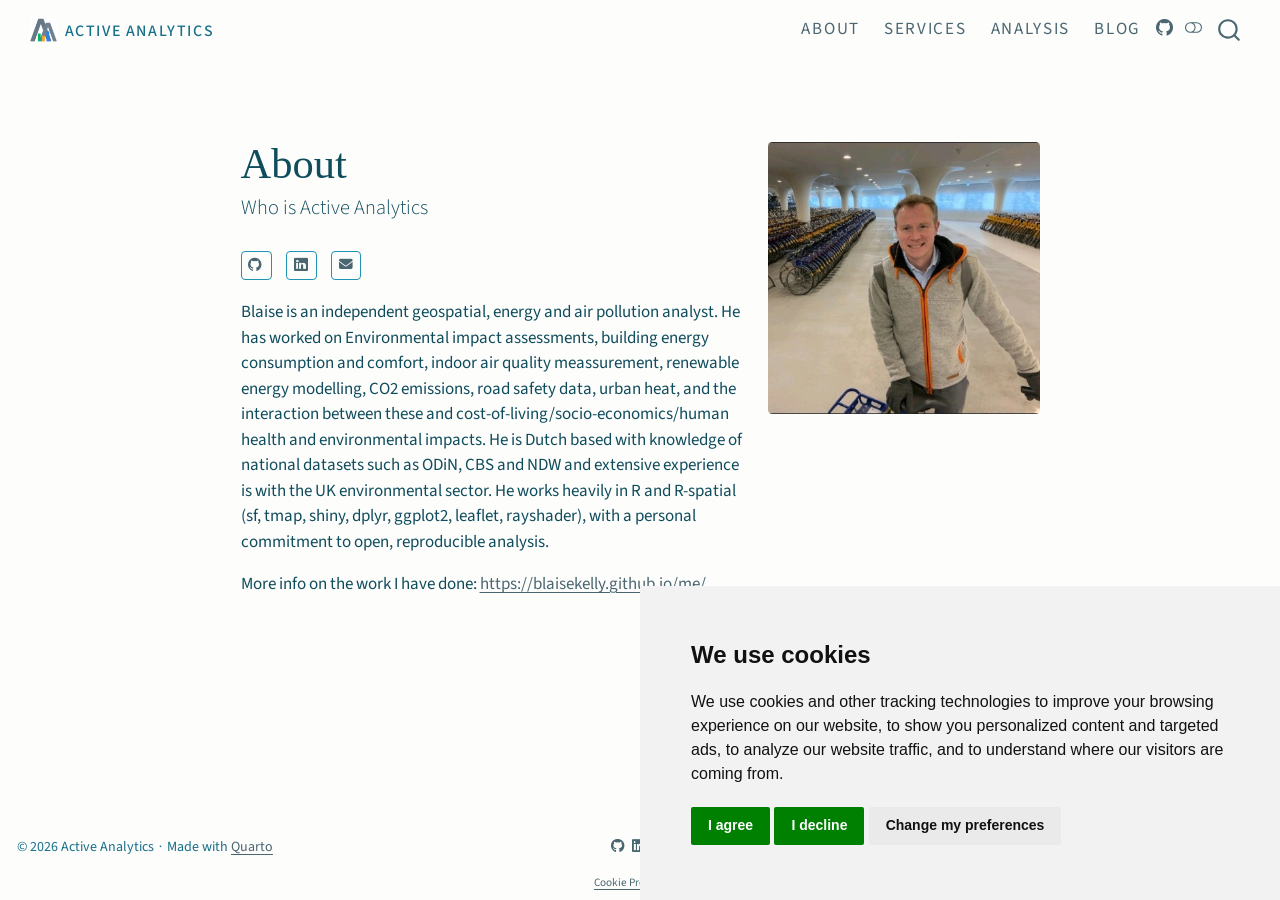
<file: about.html>
<!DOCTYPE html>
<html xmlns="http://www.w3.org/1999/xhtml" lang="en" xml:lang="en"><head>

<meta charset="utf-8">
<meta name="generator" content="quarto-1.8.25">

<meta name="viewport" content="width=device-width, initial-scale=1.0, user-scalable=yes">


<title>Active Analytics</title>
<style>
code{white-space: pre-wrap;}
span.smallcaps{font-variant: small-caps;}
div.columns{display: flex; gap: min(4vw, 1.5em);}
div.column{flex: auto; overflow-x: auto;}
div.hanging-indent{margin-left: 1.5em; text-indent: -1.5em;}
ul.task-list{list-style: none;}
ul.task-list li input[type="checkbox"] {
  width: 0.8em;
  margin: 0 0.8em 0.2em -1em; /* quarto-specific, see https://github.com/quarto-dev/quarto-cli/issues/4556 */ 
  vertical-align: middle;
}
</style>


<script src="site_libs/quarto-nav/quarto-nav.js"></script>
<script src="site_libs/quarto-nav/headroom.min.js"></script>
<script src="site_libs/clipboard/clipboard.min.js"></script>
<script src="site_libs/quarto-search/autocomplete.umd.js"></script>
<script src="site_libs/quarto-search/fuse.min.js"></script>
<script src="site_libs/quarto-search/quarto-search.js"></script>
<meta name="quarto:offset" content="./">
<link href="./media/logo_light.png" rel="icon" type="image/png">
<script src="site_libs/cookie-consent/cookie-consent.js"></script>
<link href="site_libs/cookie-consent/cookie-consent.css" rel="stylesheet">
<script src="site_libs/quarto-html/quarto.js" type="module"></script>
<script src="site_libs/quarto-html/tabsets/tabsets.js" type="module"></script>
<script src="site_libs/quarto-html/axe/axe-check.js" type="module"></script>
<script src="site_libs/quarto-html/popper.min.js"></script>
<script src="site_libs/quarto-html/tippy.umd.min.js"></script>
<link href="site_libs/quarto-html/tippy.css" rel="stylesheet">
<link href="site_libs/quarto-html/quarto-syntax-highlighting-4f0e06b242da9f6f8ffe3bf4e2601da9.css" rel="stylesheet" class="quarto-color-scheme" id="quarto-text-highlighting-styles">
<link href="site_libs/quarto-html/quarto-syntax-highlighting-dark-694885d6bfe1f8d3a02d1ab809d7d0f1.css" rel="stylesheet" class="quarto-color-scheme quarto-color-alternate" id="quarto-text-highlighting-styles">
<link href="site_libs/quarto-html/quarto-syntax-highlighting-4f0e06b242da9f6f8ffe3bf4e2601da9.css" rel="stylesheet" class="quarto-color-scheme-extra" id="quarto-text-highlighting-styles">
<script src="site_libs/bootstrap/bootstrap.min.js"></script>
<link href="site_libs/bootstrap/bootstrap-icons.css" rel="stylesheet">
<link href="site_libs/bootstrap/bootstrap-0e6acac34d0bfa602243c1bfdc23cebd.min.css" rel="stylesheet" append-hash="true" class="quarto-color-scheme" id="quarto-bootstrap" data-mode="light">
<link href="site_libs/bootstrap/bootstrap-dark-3cb31aeb86e52de0964b6e3a5490128e.min.css" rel="stylesheet" append-hash="true" class="quarto-color-scheme quarto-color-alternate" id="quarto-bootstrap" data-mode="dark">
<link href="site_libs/bootstrap/bootstrap-0e6acac34d0bfa602243c1bfdc23cebd.min.css" rel="stylesheet" append-hash="true" class="quarto-color-scheme-extra" id="quarto-bootstrap" data-mode="light">
<link href="site_libs/quarto-contrib/fontawesome6-1.2.0/all.min.css" rel="stylesheet">
<link href="site_libs/quarto-contrib/fontawesome6-1.2.0/latex-fontsize.css" rel="stylesheet">
<script id="quarto-search-options" type="application/json">{
  "location": "navbar",
  "copy-button": false,
  "collapse-after": 3,
  "panel-placement": "end",
  "type": "overlay",
  "limit": 50,
  "keyboard-shortcut": [
    "f",
    "/",
    "s"
  ],
  "show-item-context": false,
  "language": {
    "search-no-results-text": "No results",
    "search-matching-documents-text": "matching documents",
    "search-copy-link-title": "Copy link to search",
    "search-hide-matches-text": "Hide additional matches",
    "search-more-match-text": "more match in this document",
    "search-more-matches-text": "more matches in this document",
    "search-clear-button-title": "Clear",
    "search-text-placeholder": "",
    "search-detached-cancel-button-title": "Cancel",
    "search-submit-button-title": "Submit",
    "search-label": "Search"
  }
}</script>
<script async="" src="https://www.googletagmanager.com/gtag/js?id=G-9ZCEHK2WJV"></script>

<script type="text/plain" cookie-consent="tracking">

window.dataLayer = window.dataLayer || [];
function gtag(){dataLayer.push(arguments);}
gtag('js', new Date());
gtag('config', 'G-9ZCEHK2WJV', { 'anonymize_ip': true});
</script>

<script type="text/javascript" charset="UTF-8">
document.addEventListener('DOMContentLoaded', function () {
cookieconsent.run({
  "notice_banner_type":"simple",
  "consent_type":"express",
  "palette":"light",
  "language":"en",
  "page_load_consent_levels":["strictly-necessary"],
  "notice_banner_reject_button_hide":false,
  "preferences_center_close_button_hide":false,
  "website_name":""
  ,
"language":"en"
  });
});
</script> 
  


</head>

<body class="nav-fixed fullcontent quarto-light"><script id="quarto-html-before-body" type="application/javascript">
    const toggleBodyColorMode = (bsSheetEl) => {
      const mode = bsSheetEl.getAttribute("data-mode");
      const bodyEl = window.document.querySelector("body");
      if (mode === "dark") {
        bodyEl.classList.add("quarto-dark");
        bodyEl.classList.remove("quarto-light");
      } else {
        bodyEl.classList.add("quarto-light");
        bodyEl.classList.remove("quarto-dark");
      }
    }
    const toggleBodyColorPrimary = () => {
      const bsSheetEl = window.document.querySelector("link#quarto-bootstrap:not([rel=disabled-stylesheet])");
      if (bsSheetEl) {
        toggleBodyColorMode(bsSheetEl);
      }
    }
    const setColorSchemeToggle = (alternate) => {
      const toggles = window.document.querySelectorAll('.quarto-color-scheme-toggle');
      for (let i=0; i < toggles.length; i++) {
        const toggle = toggles[i];
        if (toggle) {
          if (alternate) {
            toggle.classList.add("alternate");
          } else {
            toggle.classList.remove("alternate");
          }
        }
      }
    };
    const toggleColorMode = (alternate) => {
      // Switch the stylesheets
      const primaryStylesheets = window.document.querySelectorAll('link.quarto-color-scheme:not(.quarto-color-alternate)');
      const alternateStylesheets = window.document.querySelectorAll('link.quarto-color-scheme.quarto-color-alternate');
      manageTransitions('#quarto-margin-sidebar .nav-link', false);
      if (alternate) {
        // note: dark is layered on light, we don't disable primary!
        enableStylesheet(alternateStylesheets);
        for (const sheetNode of alternateStylesheets) {
          if (sheetNode.id === "quarto-bootstrap") {
            toggleBodyColorMode(sheetNode);
          }
        }
      } else {
        disableStylesheet(alternateStylesheets);
        enableStylesheet(primaryStylesheets)
        toggleBodyColorPrimary();
      }
      manageTransitions('#quarto-margin-sidebar .nav-link', true);
      // Switch the toggles
      setColorSchemeToggle(alternate)
      // Hack to workaround the fact that safari doesn't
      // properly recolor the scrollbar when toggling (#1455)
      if (navigator.userAgent.indexOf('Safari') > 0 && navigator.userAgent.indexOf('Chrome') == -1) {
        manageTransitions("body", false);
        window.scrollTo(0, 1);
        setTimeout(() => {
          window.scrollTo(0, 0);
          manageTransitions("body", true);
        }, 40);
      }
    }
    const disableStylesheet = (stylesheets) => {
      for (let i=0; i < stylesheets.length; i++) {
        const stylesheet = stylesheets[i];
        stylesheet.rel = 'disabled-stylesheet';
      }
    }
    const enableStylesheet = (stylesheets) => {
      for (let i=0; i < stylesheets.length; i++) {
        const stylesheet = stylesheets[i];
        if(stylesheet.rel !== 'stylesheet') { // for Chrome, which will still FOUC without this check
          stylesheet.rel = 'stylesheet';
        }
      }
    }
    const manageTransitions = (selector, allowTransitions) => {
      const els = window.document.querySelectorAll(selector);
      for (let i=0; i < els.length; i++) {
        const el = els[i];
        if (allowTransitions) {
          el.classList.remove('notransition');
        } else {
          el.classList.add('notransition');
        }
      }
    }
    const isFileUrl = () => {
      return window.location.protocol === 'file:';
    }
    const hasAlternateSentinel = () => {
      let styleSentinel = getColorSchemeSentinel();
      if (styleSentinel !== null) {
        return styleSentinel === "alternate";
      } else {
        return false;
      }
    }
    const setStyleSentinel = (alternate) => {
      const value = alternate ? "alternate" : "default";
      if (!isFileUrl()) {
        window.localStorage.setItem("quarto-color-scheme", value);
      } else {
        localAlternateSentinel = value;
      }
    }
    const getColorSchemeSentinel = () => {
      if (!isFileUrl()) {
        const storageValue = window.localStorage.getItem("quarto-color-scheme");
        return storageValue != null ? storageValue : localAlternateSentinel;
      } else {
        return localAlternateSentinel;
      }
    }
    const toggleGiscusIfUsed = (isAlternate, darkModeDefault) => {
      const baseTheme = document.querySelector('#giscus-base-theme')?.value ?? 'light';
      const alternateTheme = document.querySelector('#giscus-alt-theme')?.value ?? 'dark';
      let newTheme = '';
      if(authorPrefersDark) {
        newTheme = isAlternate ? baseTheme : alternateTheme;
      } else {
        newTheme = isAlternate ? alternateTheme : baseTheme;
      }
      const changeGiscusTheme = () => {
        // From: https://github.com/giscus/giscus/issues/336
        const sendMessage = (message) => {
          const iframe = document.querySelector('iframe.giscus-frame');
          if (!iframe) return;
          iframe.contentWindow.postMessage({ giscus: message }, 'https://giscus.app');
        }
        sendMessage({
          setConfig: {
            theme: newTheme
          }
        });
      }
      const isGiscussLoaded = window.document.querySelector('iframe.giscus-frame') !== null;
      if (isGiscussLoaded) {
        changeGiscusTheme();
      }
    };
    const authorPrefersDark = false;
    const darkModeDefault = authorPrefersDark;
      document.querySelector('link#quarto-text-highlighting-styles.quarto-color-scheme-extra').rel = 'disabled-stylesheet';
      document.querySelector('link#quarto-bootstrap.quarto-color-scheme-extra').rel = 'disabled-stylesheet';
    let localAlternateSentinel = darkModeDefault ? 'alternate' : 'default';
    // Dark / light mode switch
    window.quartoToggleColorScheme = () => {
      // Read the current dark / light value
      let toAlternate = !hasAlternateSentinel();
      toggleColorMode(toAlternate);
      setStyleSentinel(toAlternate);
      toggleGiscusIfUsed(toAlternate, darkModeDefault);
      window.dispatchEvent(new Event('resize'));
    };
    // Switch to dark mode if need be
    if (hasAlternateSentinel()) {
      toggleColorMode(true);
    } else {
      toggleColorMode(false);
    }
  </script>

<div id="quarto-search-results"></div>
  <header id="quarto-header" class="headroom fixed-top">
    <nav class="navbar navbar-expand-lg " data-bs-theme="dark">
      <div class="navbar-container container-fluid">
      <div class="navbar-brand-container mx-auto">
    <a href="./index.html" class="navbar-brand navbar-brand-logo">
    <img src="./media/logo_light.png" alt="" class="navbar-logo light-content">
    <img src="./media/logo_light.png" alt="" class="navbar-logo dark-content">
    </a>
    <a class="navbar-brand" href="./index.html">
    <span class="navbar-title">Active Analytics</span>
    </a>
  </div>
            <div id="quarto-search" class="" title="Search"></div>
          <button class="navbar-toggler" type="button" data-bs-toggle="collapse" data-bs-target="#navbarCollapse" aria-controls="navbarCollapse" role="menu" aria-expanded="false" aria-label="Toggle navigation" onclick="if (window.quartoToggleHeadroom) { window.quartoToggleHeadroom(); }">
  <span class="navbar-toggler-icon"></span>
</button>
          <div class="collapse navbar-collapse" id="navbarCollapse">
            <ul class="navbar-nav navbar-nav-scroll ms-auto">
  <li class="nav-item">
    <a class="nav-link active" href="./about.html" aria-current="page"> 
<span class="menu-text">About</span></a>
  </li>  
  <li class="nav-item">
    <a class="nav-link" href="./services/index.html"> 
<span class="menu-text">Services</span></a>
  </li>  
  <li class="nav-item">
    <a class="nav-link" href="./portfolio/index.html"> 
<span class="menu-text">Analysis</span></a>
  </li>  
  <li class="nav-item">
    <a class="nav-link" href="./blog/index.html"> 
<span class="menu-text">Blog</span></a>
  </li>  
</ul>
          </div> <!-- /navcollapse -->
            <div class="quarto-navbar-tools">
    <a href="https://github.com/activeanalytics-nl" title="" class="quarto-navigation-tool px-1" aria-label=""><i class="bi bi-github"></i></a>
  <a href="" class="quarto-color-scheme-toggle quarto-navigation-tool  px-1" onclick="window.quartoToggleColorScheme(); return false;" title="Toggle dark mode"><i class="bi"></i></a>
</div>
      </div> <!-- /container-fluid -->
    </nav>
</header>
<!-- content -->
<div id="quarto-content" class="quarto-container page-columns page-rows-contents page-layout-article page-navbar">
<!-- sidebar -->
<!-- margin-sidebar -->
    
<!-- main -->
<main class="content page-columns page-full" id="quarto-document-content">





<div class="quarto-about-solana column-body">
  <div class="about-entity">
    <div class="entity-contents">
      <header id="title-block-header" class="quarto-title-block default">
<div class="quarto-title">
<h1 class="title">About</h1>
<p class="subtitle lead">Who is Active Analytics</p>
</div>
<div class="quarto-title-meta">
  </div>
</header> <div class="about-links">
  <a href="https://github.com/blaisekelly" class="about-link" rel="" target="">
    <i class="bi bi-github"></i>
     <span class="about-link-text"></span>
  </a>
  <a href="https://linkedin.com/blaiser" class="about-link" rel="" target="">
    <i class="bi bi-linkedin"></i>
     <span class="about-link-text"></span>
  </a>
  <a href="/contact.html" class="about-link" rel="" target="">
     <span class="about-link-text"><i class="fa-solid fa-envelope" aria-label="envelope"></i></span>
  </a>
</div>
      <div class="about-contents"><div id="hero-heading">
<p>Blaise is an independent geospatial, energy and air pollution analyst. He has worked on Environmental impact assessments, building energy consumption and comfort, indoor air quality meassurement, renewable energy modelling, CO2 emissions, road safety data, urban heat, and the interaction between these and cost-of-living/socio-economics/human health and environmental impacts. He is Dutch based with knowledge of national datasets such as ODiN, CBS and NDW and extensive experience is with the UK environmental sector. He works heavily in R and R-spatial (sf, tmap, shiny, dplyr, ggplot2, leaflet, rayshader), with a personal commitment to open, reproducible analysis.</p>
<p>More info on the work I have done: <a href="https://blaisekelly.github.io/me/">https://blaisekelly.github.io/me/</a></p>
</div></div>
    </div>
    <img src="media/Me.jfif" alt="Active Analytics logo" class="about-image
  rounded " style="width: 16em;">
  </div>
</div>





<a onclick="window.scrollTo(0, 0); return false;" role="button" id="quarto-back-to-top"><i class="bi bi-arrow-up"></i> Back to top</a></main> <!-- /main -->
<script id="quarto-html-after-body" type="application/javascript">
  window.document.addEventListener("DOMContentLoaded", function (event) {
    // Ensure there is a toggle, if there isn't float one in the top right
    if (window.document.querySelector('.quarto-color-scheme-toggle') === null) {
      const a = window.document.createElement('a');
      a.classList.add('top-right');
      a.classList.add('quarto-color-scheme-toggle');
      a.href = "";
      a.onclick = function() { try { window.quartoToggleColorScheme(); } catch {} return false; };
      const i = window.document.createElement("i");
      i.classList.add('bi');
      a.appendChild(i);
      window.document.body.appendChild(a);
    }
    setColorSchemeToggle(hasAlternateSentinel())
    const isCodeAnnotation = (el) => {
      for (const clz of el.classList) {
        if (clz.startsWith('code-annotation-')) {                     
          return true;
        }
      }
      return false;
    }
    const onCopySuccess = function(e) {
      // button target
      const button = e.trigger;
      // don't keep focus
      button.blur();
      // flash "checked"
      button.classList.add('code-copy-button-checked');
      var currentTitle = button.getAttribute("title");
      button.setAttribute("title", "Copied!");
      let tooltip;
      if (window.bootstrap) {
        button.setAttribute("data-bs-toggle", "tooltip");
        button.setAttribute("data-bs-placement", "left");
        button.setAttribute("data-bs-title", "Copied!");
        tooltip = new bootstrap.Tooltip(button, 
          { trigger: "manual", 
            customClass: "code-copy-button-tooltip",
            offset: [0, -8]});
        tooltip.show();    
      }
      setTimeout(function() {
        if (tooltip) {
          tooltip.hide();
          button.removeAttribute("data-bs-title");
          button.removeAttribute("data-bs-toggle");
          button.removeAttribute("data-bs-placement");
        }
        button.setAttribute("title", currentTitle);
        button.classList.remove('code-copy-button-checked');
      }, 1000);
      // clear code selection
      e.clearSelection();
    }
    const getTextToCopy = function(trigger) {
      const outerScaffold = trigger.parentElement.cloneNode(true);
      const codeEl = outerScaffold.querySelector('code');
      for (const childEl of codeEl.children) {
        if (isCodeAnnotation(childEl)) {
          childEl.remove();
        }
      }
      return codeEl.innerText;
    }
    const clipboard = new window.ClipboardJS('.code-copy-button:not([data-in-quarto-modal])', {
      text: getTextToCopy
    });
    clipboard.on('success', onCopySuccess);
    if (window.document.getElementById('quarto-embedded-source-code-modal')) {
      const clipboardModal = new window.ClipboardJS('.code-copy-button[data-in-quarto-modal]', {
        text: getTextToCopy,
        container: window.document.getElementById('quarto-embedded-source-code-modal')
      });
      clipboardModal.on('success', onCopySuccess);
    }
      var localhostRegex = new RegExp(/^(?:http|https):\/\/localhost\:?[0-9]*\//);
      var mailtoRegex = new RegExp(/^mailto:/);
        var filterRegex = new RegExp("https:\/\/activeanalytics\.nl");
      var isInternal = (href) => {
          return filterRegex.test(href) || localhostRegex.test(href) || mailtoRegex.test(href);
      }
      // Inspect non-navigation links and adorn them if external
     var links = window.document.querySelectorAll('a[href]:not(.nav-link):not(.navbar-brand):not(.toc-action):not(.sidebar-link):not(.sidebar-item-toggle):not(.pagination-link):not(.no-external):not([aria-hidden]):not(.dropdown-item):not(.quarto-navigation-tool):not(.about-link)');
      for (var i=0; i<links.length; i++) {
        const link = links[i];
        if (!isInternal(link.href)) {
          // undo the damage that might have been done by quarto-nav.js in the case of
          // links that we want to consider external
          if (link.dataset.originalHref !== undefined) {
            link.href = link.dataset.originalHref;
          }
        }
      }
    function tippyHover(el, contentFn, onTriggerFn, onUntriggerFn) {
      const config = {
        allowHTML: true,
        maxWidth: 500,
        delay: 100,
        arrow: false,
        appendTo: function(el) {
            return el.parentElement;
        },
        interactive: true,
        interactiveBorder: 10,
        theme: 'quarto',
        placement: 'bottom-start',
      };
      if (contentFn) {
        config.content = contentFn;
      }
      if (onTriggerFn) {
        config.onTrigger = onTriggerFn;
      }
      if (onUntriggerFn) {
        config.onUntrigger = onUntriggerFn;
      }
      window.tippy(el, config); 
    }
    const noterefs = window.document.querySelectorAll('a[role="doc-noteref"]');
    for (var i=0; i<noterefs.length; i++) {
      const ref = noterefs[i];
      tippyHover(ref, function() {
        // use id or data attribute instead here
        let href = ref.getAttribute('data-footnote-href') || ref.getAttribute('href');
        try { href = new URL(href).hash; } catch {}
        const id = href.replace(/^#\/?/, "");
        const note = window.document.getElementById(id);
        if (note) {
          return note.innerHTML;
        } else {
          return "";
        }
      });
    }
    const xrefs = window.document.querySelectorAll('a.quarto-xref');
    const processXRef = (id, note) => {
      // Strip column container classes
      const stripColumnClz = (el) => {
        el.classList.remove("page-full", "page-columns");
        if (el.children) {
          for (const child of el.children) {
            stripColumnClz(child);
          }
        }
      }
      stripColumnClz(note)
      if (id === null || id.startsWith('sec-')) {
        // Special case sections, only their first couple elements
        const container = document.createElement("div");
        if (note.children && note.children.length > 2) {
          container.appendChild(note.children[0].cloneNode(true));
          for (let i = 1; i < note.children.length; i++) {
            const child = note.children[i];
            if (child.tagName === "P" && child.innerText === "") {
              continue;
            } else {
              container.appendChild(child.cloneNode(true));
              break;
            }
          }
          if (window.Quarto?.typesetMath) {
            window.Quarto.typesetMath(container);
          }
          return container.innerHTML
        } else {
          if (window.Quarto?.typesetMath) {
            window.Quarto.typesetMath(note);
          }
          return note.innerHTML;
        }
      } else {
        // Remove any anchor links if they are present
        const anchorLink = note.querySelector('a.anchorjs-link');
        if (anchorLink) {
          anchorLink.remove();
        }
        if (window.Quarto?.typesetMath) {
          window.Quarto.typesetMath(note);
        }
        if (note.classList.contains("callout")) {
          return note.outerHTML;
        } else {
          return note.innerHTML;
        }
      }
    }
    for (var i=0; i<xrefs.length; i++) {
      const xref = xrefs[i];
      tippyHover(xref, undefined, function(instance) {
        instance.disable();
        let url = xref.getAttribute('href');
        let hash = undefined; 
        if (url.startsWith('#')) {
          hash = url;
        } else {
          try { hash = new URL(url).hash; } catch {}
        }
        if (hash) {
          const id = hash.replace(/^#\/?/, "");
          const note = window.document.getElementById(id);
          if (note !== null) {
            try {
              const html = processXRef(id, note.cloneNode(true));
              instance.setContent(html);
            } finally {
              instance.enable();
              instance.show();
            }
          } else {
            // See if we can fetch this
            fetch(url.split('#')[0])
            .then(res => res.text())
            .then(html => {
              const parser = new DOMParser();
              const htmlDoc = parser.parseFromString(html, "text/html");
              const note = htmlDoc.getElementById(id);
              if (note !== null) {
                const html = processXRef(id, note);
                instance.setContent(html);
              } 
            }).finally(() => {
              instance.enable();
              instance.show();
            });
          }
        } else {
          // See if we can fetch a full url (with no hash to target)
          // This is a special case and we should probably do some content thinning / targeting
          fetch(url)
          .then(res => res.text())
          .then(html => {
            const parser = new DOMParser();
            const htmlDoc = parser.parseFromString(html, "text/html");
            const note = htmlDoc.querySelector('main.content');
            if (note !== null) {
              // This should only happen for chapter cross references
              // (since there is no id in the URL)
              // remove the first header
              if (note.children.length > 0 && note.children[0].tagName === "HEADER") {
                note.children[0].remove();
              }
              const html = processXRef(null, note);
              instance.setContent(html);
            } 
          }).finally(() => {
            instance.enable();
            instance.show();
          });
        }
      }, function(instance) {
      });
    }
        let selectedAnnoteEl;
        const selectorForAnnotation = ( cell, annotation) => {
          let cellAttr = 'data-code-cell="' + cell + '"';
          let lineAttr = 'data-code-annotation="' +  annotation + '"';
          const selector = 'span[' + cellAttr + '][' + lineAttr + ']';
          return selector;
        }
        const selectCodeLines = (annoteEl) => {
          const doc = window.document;
          const targetCell = annoteEl.getAttribute("data-target-cell");
          const targetAnnotation = annoteEl.getAttribute("data-target-annotation");
          const annoteSpan = window.document.querySelector(selectorForAnnotation(targetCell, targetAnnotation));
          const lines = annoteSpan.getAttribute("data-code-lines").split(",");
          const lineIds = lines.map((line) => {
            return targetCell + "-" + line;
          })
          let top = null;
          let height = null;
          let parent = null;
          if (lineIds.length > 0) {
              //compute the position of the single el (top and bottom and make a div)
              const el = window.document.getElementById(lineIds[0]);
              top = el.offsetTop;
              height = el.offsetHeight;
              parent = el.parentElement.parentElement;
            if (lineIds.length > 1) {
              const lastEl = window.document.getElementById(lineIds[lineIds.length - 1]);
              const bottom = lastEl.offsetTop + lastEl.offsetHeight;
              height = bottom - top;
            }
            if (top !== null && height !== null && parent !== null) {
              // cook up a div (if necessary) and position it 
              let div = window.document.getElementById("code-annotation-line-highlight");
              if (div === null) {
                div = window.document.createElement("div");
                div.setAttribute("id", "code-annotation-line-highlight");
                div.style.position = 'absolute';
                parent.appendChild(div);
              }
              div.style.top = top - 2 + "px";
              div.style.height = height + 4 + "px";
              div.style.left = 0;
              let gutterDiv = window.document.getElementById("code-annotation-line-highlight-gutter");
              if (gutterDiv === null) {
                gutterDiv = window.document.createElement("div");
                gutterDiv.setAttribute("id", "code-annotation-line-highlight-gutter");
                gutterDiv.style.position = 'absolute';
                const codeCell = window.document.getElementById(targetCell);
                const gutter = codeCell.querySelector('.code-annotation-gutter');
                gutter.appendChild(gutterDiv);
              }
              gutterDiv.style.top = top - 2 + "px";
              gutterDiv.style.height = height + 4 + "px";
            }
            selectedAnnoteEl = annoteEl;
          }
        };
        const unselectCodeLines = () => {
          const elementsIds = ["code-annotation-line-highlight", "code-annotation-line-highlight-gutter"];
          elementsIds.forEach((elId) => {
            const div = window.document.getElementById(elId);
            if (div) {
              div.remove();
            }
          });
          selectedAnnoteEl = undefined;
        };
          // Handle positioning of the toggle
      window.addEventListener(
        "resize",
        throttle(() => {
          elRect = undefined;
          if (selectedAnnoteEl) {
            selectCodeLines(selectedAnnoteEl);
          }
        }, 10)
      );
      function throttle(fn, ms) {
      let throttle = false;
      let timer;
        return (...args) => {
          if(!throttle) { // first call gets through
              fn.apply(this, args);
              throttle = true;
          } else { // all the others get throttled
              if(timer) clearTimeout(timer); // cancel #2
              timer = setTimeout(() => {
                fn.apply(this, args);
                timer = throttle = false;
              }, ms);
          }
        };
      }
        // Attach click handler to the DT
        const annoteDls = window.document.querySelectorAll('dt[data-target-cell]');
        for (const annoteDlNode of annoteDls) {
          annoteDlNode.addEventListener('click', (event) => {
            const clickedEl = event.target;
            if (clickedEl !== selectedAnnoteEl) {
              unselectCodeLines();
              const activeEl = window.document.querySelector('dt[data-target-cell].code-annotation-active');
              if (activeEl) {
                activeEl.classList.remove('code-annotation-active');
              }
              selectCodeLines(clickedEl);
              clickedEl.classList.add('code-annotation-active');
            } else {
              // Unselect the line
              unselectCodeLines();
              clickedEl.classList.remove('code-annotation-active');
            }
          });
        }
    const findCites = (el) => {
      const parentEl = el.parentElement;
      if (parentEl) {
        const cites = parentEl.dataset.cites;
        if (cites) {
          return {
            el,
            cites: cites.split(' ')
          };
        } else {
          return findCites(el.parentElement)
        }
      } else {
        return undefined;
      }
    };
    var bibliorefs = window.document.querySelectorAll('a[role="doc-biblioref"]');
    for (var i=0; i<bibliorefs.length; i++) {
      const ref = bibliorefs[i];
      const citeInfo = findCites(ref);
      if (citeInfo) {
        tippyHover(citeInfo.el, function() {
          var popup = window.document.createElement('div');
          citeInfo.cites.forEach(function(cite) {
            var citeDiv = window.document.createElement('div');
            citeDiv.classList.add('hanging-indent');
            citeDiv.classList.add('csl-entry');
            var biblioDiv = window.document.getElementById('ref-' + cite);
            if (biblioDiv) {
              citeDiv.innerHTML = biblioDiv.innerHTML;
            }
            popup.appendChild(citeDiv);
          });
          return popup.innerHTML;
        });
      }
    }
  });
  </script>
</div> <!-- /content -->
<footer class="footer">
  <div class="nav-footer">
    <div class="nav-footer-left">
<p>© 2026 Active Analytics ∙ Made with <a href="https://quarto.org">Quarto</a></p>
</div>   
    <div class="nav-footer-center">
<p><a class="link-dark me-1" href="https://github.com/activeanalytics-nl" title="GitHub" target="_blank" rel="noopener"><i class="fa-brands fa-github" aria-label="github"></i></a> <a class="link-dark me-1" href="https://linkedin.com/company/activeanalytics" title="LinkedIn" target="_blank" rel="noopener"><i class="fa-brands fa-linkedin" aria-label="linkedin"></i></a> <a class="link-dark me-1" href="contact.html" title="Email"><i class="fa-solid fa-envelope" aria-label="envelope"></i></a></p>
<div class="cookie-consent-footer"><a href="#" id="open_preferences_center">Cookie Preferences</a></div></div>
    <div class="nav-footer-right">
      <ul class="footer-items list-unstyled">
    <li class="nav-item compact">
    <a class="nav-link" href="./blog/index.xml">
      <i class="bi bi-rss" role="img">
</i> 
    </a>
  </li>  
</ul>
    </div>
  </div>
</footer>




</body></html>
</file>
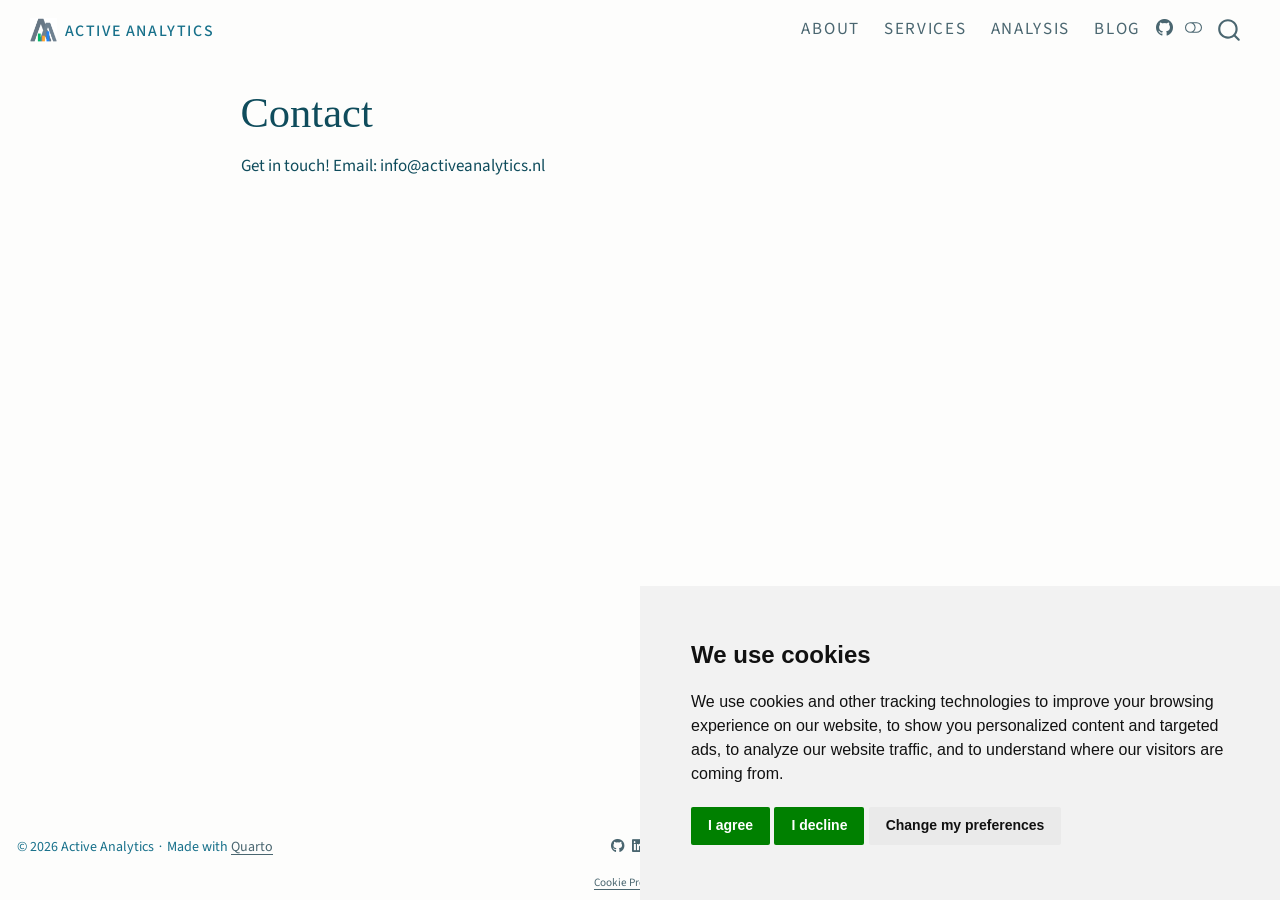
<file: contact.html>
<!DOCTYPE html>
<html xmlns="http://www.w3.org/1999/xhtml" lang="en" xml:lang="en"><head>

<meta charset="utf-8">
<meta name="generator" content="quarto-1.8.25">

<meta name="viewport" content="width=device-width, initial-scale=1.0, user-scalable=yes">


<title>Contact – Active Analytics</title>
<style>
code{white-space: pre-wrap;}
span.smallcaps{font-variant: small-caps;}
div.columns{display: flex; gap: min(4vw, 1.5em);}
div.column{flex: auto; overflow-x: auto;}
div.hanging-indent{margin-left: 1.5em; text-indent: -1.5em;}
ul.task-list{list-style: none;}
ul.task-list li input[type="checkbox"] {
  width: 0.8em;
  margin: 0 0.8em 0.2em -1em; /* quarto-specific, see https://github.com/quarto-dev/quarto-cli/issues/4556 */ 
  vertical-align: middle;
}
</style>


<script src="site_libs/quarto-nav/quarto-nav.js"></script>
<script src="site_libs/quarto-nav/headroom.min.js"></script>
<script src="site_libs/clipboard/clipboard.min.js"></script>
<script src="site_libs/quarto-search/autocomplete.umd.js"></script>
<script src="site_libs/quarto-search/fuse.min.js"></script>
<script src="site_libs/quarto-search/quarto-search.js"></script>
<meta name="quarto:offset" content="./">
<link href="./media/logo_light.png" rel="icon" type="image/png">
<script src="site_libs/cookie-consent/cookie-consent.js"></script>
<link href="site_libs/cookie-consent/cookie-consent.css" rel="stylesheet">
<script src="site_libs/quarto-html/quarto.js" type="module"></script>
<script src="site_libs/quarto-html/tabsets/tabsets.js" type="module"></script>
<script src="site_libs/quarto-html/axe/axe-check.js" type="module"></script>
<script src="site_libs/quarto-html/popper.min.js"></script>
<script src="site_libs/quarto-html/tippy.umd.min.js"></script>
<script src="site_libs/quarto-html/anchor.min.js"></script>
<link href="site_libs/quarto-html/tippy.css" rel="stylesheet">
<link href="site_libs/quarto-html/quarto-syntax-highlighting-4f0e06b242da9f6f8ffe3bf4e2601da9.css" rel="stylesheet" class="quarto-color-scheme" id="quarto-text-highlighting-styles">
<link href="site_libs/quarto-html/quarto-syntax-highlighting-dark-694885d6bfe1f8d3a02d1ab809d7d0f1.css" rel="stylesheet" class="quarto-color-scheme quarto-color-alternate" id="quarto-text-highlighting-styles">
<link href="site_libs/quarto-html/quarto-syntax-highlighting-4f0e06b242da9f6f8ffe3bf4e2601da9.css" rel="stylesheet" class="quarto-color-scheme-extra" id="quarto-text-highlighting-styles">
<script src="site_libs/bootstrap/bootstrap.min.js"></script>
<link href="site_libs/bootstrap/bootstrap-icons.css" rel="stylesheet">
<link href="site_libs/bootstrap/bootstrap-0e6acac34d0bfa602243c1bfdc23cebd.min.css" rel="stylesheet" append-hash="true" class="quarto-color-scheme" id="quarto-bootstrap" data-mode="light">
<link href="site_libs/bootstrap/bootstrap-dark-3cb31aeb86e52de0964b6e3a5490128e.min.css" rel="stylesheet" append-hash="true" class="quarto-color-scheme quarto-color-alternate" id="quarto-bootstrap" data-mode="dark">
<link href="site_libs/bootstrap/bootstrap-0e6acac34d0bfa602243c1bfdc23cebd.min.css" rel="stylesheet" append-hash="true" class="quarto-color-scheme-extra" id="quarto-bootstrap" data-mode="light">
<link href="site_libs/quarto-contrib/fontawesome6-1.2.0/all.min.css" rel="stylesheet">
<link href="site_libs/quarto-contrib/fontawesome6-1.2.0/latex-fontsize.css" rel="stylesheet">
<script id="quarto-search-options" type="application/json">{
  "location": "navbar",
  "copy-button": false,
  "collapse-after": 3,
  "panel-placement": "end",
  "type": "overlay",
  "limit": 50,
  "keyboard-shortcut": [
    "f",
    "/",
    "s"
  ],
  "show-item-context": false,
  "language": {
    "search-no-results-text": "No results",
    "search-matching-documents-text": "matching documents",
    "search-copy-link-title": "Copy link to search",
    "search-hide-matches-text": "Hide additional matches",
    "search-more-match-text": "more match in this document",
    "search-more-matches-text": "more matches in this document",
    "search-clear-button-title": "Clear",
    "search-text-placeholder": "",
    "search-detached-cancel-button-title": "Cancel",
    "search-submit-button-title": "Submit",
    "search-label": "Search"
  }
}</script>
<script async="" src="https://www.googletagmanager.com/gtag/js?id=G-9ZCEHK2WJV"></script>

<script type="text/plain" cookie-consent="tracking">

window.dataLayer = window.dataLayer || [];
function gtag(){dataLayer.push(arguments);}
gtag('js', new Date());
gtag('config', 'G-9ZCEHK2WJV', { 'anonymize_ip': true});
</script>

<script type="text/javascript" charset="UTF-8">
document.addEventListener('DOMContentLoaded', function () {
cookieconsent.run({
  "notice_banner_type":"simple",
  "consent_type":"express",
  "palette":"light",
  "language":"en",
  "page_load_consent_levels":["strictly-necessary"],
  "notice_banner_reject_button_hide":false,
  "preferences_center_close_button_hide":false,
  "website_name":""
  ,
"language":"en"
  });
});
</script> 
  


</head>

<body class="nav-fixed fullcontent quarto-light"><script id="quarto-html-before-body" type="application/javascript">
    const toggleBodyColorMode = (bsSheetEl) => {
      const mode = bsSheetEl.getAttribute("data-mode");
      const bodyEl = window.document.querySelector("body");
      if (mode === "dark") {
        bodyEl.classList.add("quarto-dark");
        bodyEl.classList.remove("quarto-light");
      } else {
        bodyEl.classList.add("quarto-light");
        bodyEl.classList.remove("quarto-dark");
      }
    }
    const toggleBodyColorPrimary = () => {
      const bsSheetEl = window.document.querySelector("link#quarto-bootstrap:not([rel=disabled-stylesheet])");
      if (bsSheetEl) {
        toggleBodyColorMode(bsSheetEl);
      }
    }
    const setColorSchemeToggle = (alternate) => {
      const toggles = window.document.querySelectorAll('.quarto-color-scheme-toggle');
      for (let i=0; i < toggles.length; i++) {
        const toggle = toggles[i];
        if (toggle) {
          if (alternate) {
            toggle.classList.add("alternate");
          } else {
            toggle.classList.remove("alternate");
          }
        }
      }
    };
    const toggleColorMode = (alternate) => {
      // Switch the stylesheets
      const primaryStylesheets = window.document.querySelectorAll('link.quarto-color-scheme:not(.quarto-color-alternate)');
      const alternateStylesheets = window.document.querySelectorAll('link.quarto-color-scheme.quarto-color-alternate');
      manageTransitions('#quarto-margin-sidebar .nav-link', false);
      if (alternate) {
        // note: dark is layered on light, we don't disable primary!
        enableStylesheet(alternateStylesheets);
        for (const sheetNode of alternateStylesheets) {
          if (sheetNode.id === "quarto-bootstrap") {
            toggleBodyColorMode(sheetNode);
          }
        }
      } else {
        disableStylesheet(alternateStylesheets);
        enableStylesheet(primaryStylesheets)
        toggleBodyColorPrimary();
      }
      manageTransitions('#quarto-margin-sidebar .nav-link', true);
      // Switch the toggles
      setColorSchemeToggle(alternate)
      // Hack to workaround the fact that safari doesn't
      // properly recolor the scrollbar when toggling (#1455)
      if (navigator.userAgent.indexOf('Safari') > 0 && navigator.userAgent.indexOf('Chrome') == -1) {
        manageTransitions("body", false);
        window.scrollTo(0, 1);
        setTimeout(() => {
          window.scrollTo(0, 0);
          manageTransitions("body", true);
        }, 40);
      }
    }
    const disableStylesheet = (stylesheets) => {
      for (let i=0; i < stylesheets.length; i++) {
        const stylesheet = stylesheets[i];
        stylesheet.rel = 'disabled-stylesheet';
      }
    }
    const enableStylesheet = (stylesheets) => {
      for (let i=0; i < stylesheets.length; i++) {
        const stylesheet = stylesheets[i];
        if(stylesheet.rel !== 'stylesheet') { // for Chrome, which will still FOUC without this check
          stylesheet.rel = 'stylesheet';
        }
      }
    }
    const manageTransitions = (selector, allowTransitions) => {
      const els = window.document.querySelectorAll(selector);
      for (let i=0; i < els.length; i++) {
        const el = els[i];
        if (allowTransitions) {
          el.classList.remove('notransition');
        } else {
          el.classList.add('notransition');
        }
      }
    }
    const isFileUrl = () => {
      return window.location.protocol === 'file:';
    }
    const hasAlternateSentinel = () => {
      let styleSentinel = getColorSchemeSentinel();
      if (styleSentinel !== null) {
        return styleSentinel === "alternate";
      } else {
        return false;
      }
    }
    const setStyleSentinel = (alternate) => {
      const value = alternate ? "alternate" : "default";
      if (!isFileUrl()) {
        window.localStorage.setItem("quarto-color-scheme", value);
      } else {
        localAlternateSentinel = value;
      }
    }
    const getColorSchemeSentinel = () => {
      if (!isFileUrl()) {
        const storageValue = window.localStorage.getItem("quarto-color-scheme");
        return storageValue != null ? storageValue : localAlternateSentinel;
      } else {
        return localAlternateSentinel;
      }
    }
    const toggleGiscusIfUsed = (isAlternate, darkModeDefault) => {
      const baseTheme = document.querySelector('#giscus-base-theme')?.value ?? 'light';
      const alternateTheme = document.querySelector('#giscus-alt-theme')?.value ?? 'dark';
      let newTheme = '';
      if(authorPrefersDark) {
        newTheme = isAlternate ? baseTheme : alternateTheme;
      } else {
        newTheme = isAlternate ? alternateTheme : baseTheme;
      }
      const changeGiscusTheme = () => {
        // From: https://github.com/giscus/giscus/issues/336
        const sendMessage = (message) => {
          const iframe = document.querySelector('iframe.giscus-frame');
          if (!iframe) return;
          iframe.contentWindow.postMessage({ giscus: message }, 'https://giscus.app');
        }
        sendMessage({
          setConfig: {
            theme: newTheme
          }
        });
      }
      const isGiscussLoaded = window.document.querySelector('iframe.giscus-frame') !== null;
      if (isGiscussLoaded) {
        changeGiscusTheme();
      }
    };
    const authorPrefersDark = false;
    const darkModeDefault = authorPrefersDark;
      document.querySelector('link#quarto-text-highlighting-styles.quarto-color-scheme-extra').rel = 'disabled-stylesheet';
      document.querySelector('link#quarto-bootstrap.quarto-color-scheme-extra').rel = 'disabled-stylesheet';
    let localAlternateSentinel = darkModeDefault ? 'alternate' : 'default';
    // Dark / light mode switch
    window.quartoToggleColorScheme = () => {
      // Read the current dark / light value
      let toAlternate = !hasAlternateSentinel();
      toggleColorMode(toAlternate);
      setStyleSentinel(toAlternate);
      toggleGiscusIfUsed(toAlternate, darkModeDefault);
      window.dispatchEvent(new Event('resize'));
    };
    // Switch to dark mode if need be
    if (hasAlternateSentinel()) {
      toggleColorMode(true);
    } else {
      toggleColorMode(false);
    }
  </script>

<div id="quarto-search-results"></div>
  <header id="quarto-header" class="headroom fixed-top">
    <nav class="navbar navbar-expand-lg " data-bs-theme="dark">
      <div class="navbar-container container-fluid">
      <div class="navbar-brand-container mx-auto">
    <a href="./index.html" class="navbar-brand navbar-brand-logo">
    <img src="./media/logo_light.png" alt="" class="navbar-logo light-content">
    <img src="./media/logo_light.png" alt="" class="navbar-logo dark-content">
    </a>
    <a class="navbar-brand" href="./index.html">
    <span class="navbar-title">Active Analytics</span>
    </a>
  </div>
            <div id="quarto-search" class="" title="Search"></div>
          <button class="navbar-toggler" type="button" data-bs-toggle="collapse" data-bs-target="#navbarCollapse" aria-controls="navbarCollapse" role="menu" aria-expanded="false" aria-label="Toggle navigation" onclick="if (window.quartoToggleHeadroom) { window.quartoToggleHeadroom(); }">
  <span class="navbar-toggler-icon"></span>
</button>
          <div class="collapse navbar-collapse" id="navbarCollapse">
            <ul class="navbar-nav navbar-nav-scroll ms-auto">
  <li class="nav-item">
    <a class="nav-link" href="./about.html"> 
<span class="menu-text">About</span></a>
  </li>  
  <li class="nav-item">
    <a class="nav-link" href="./services/index.html"> 
<span class="menu-text">Services</span></a>
  </li>  
  <li class="nav-item">
    <a class="nav-link" href="./portfolio/index.html"> 
<span class="menu-text">Analysis</span></a>
  </li>  
  <li class="nav-item">
    <a class="nav-link" href="./blog/index.html"> 
<span class="menu-text">Blog</span></a>
  </li>  
</ul>
          </div> <!-- /navcollapse -->
            <div class="quarto-navbar-tools">
    <a href="https://github.com/activeanalytics-nl" title="" class="quarto-navigation-tool px-1" aria-label=""><i class="bi bi-github"></i></a>
  <a href="" class="quarto-color-scheme-toggle quarto-navigation-tool  px-1" onclick="window.quartoToggleColorScheme(); return false;" title="Toggle dark mode"><i class="bi"></i></a>
</div>
      </div> <!-- /container-fluid -->
    </nav>
</header>
<!-- content -->
<div id="quarto-content" class="quarto-container page-columns page-rows-contents page-layout-article page-navbar">
<!-- sidebar -->
<!-- margin-sidebar -->
    
<!-- main -->
<main class="content" id="quarto-document-content">


<header id="title-block-header" class="quarto-title-block default">
<div class="quarto-title">
<h1 class="title">Contact</h1>
</div>



<div class="quarto-title-meta">

    
  
    
  </div>
  


</header>


<p>Get in touch! Email: info@activeanalytics.nl</p>



<a onclick="window.scrollTo(0, 0); return false;" role="button" id="quarto-back-to-top"><i class="bi bi-arrow-up"></i> Back to top</a></main> <!-- /main -->
<script id="quarto-html-after-body" type="application/javascript">
  window.document.addEventListener("DOMContentLoaded", function (event) {
    // Ensure there is a toggle, if there isn't float one in the top right
    if (window.document.querySelector('.quarto-color-scheme-toggle') === null) {
      const a = window.document.createElement('a');
      a.classList.add('top-right');
      a.classList.add('quarto-color-scheme-toggle');
      a.href = "";
      a.onclick = function() { try { window.quartoToggleColorScheme(); } catch {} return false; };
      const i = window.document.createElement("i");
      i.classList.add('bi');
      a.appendChild(i);
      window.document.body.appendChild(a);
    }
    setColorSchemeToggle(hasAlternateSentinel())
    const icon = "";
    const anchorJS = new window.AnchorJS();
    anchorJS.options = {
      placement: 'right',
      icon: icon
    };
    anchorJS.add('.anchored');
    const isCodeAnnotation = (el) => {
      for (const clz of el.classList) {
        if (clz.startsWith('code-annotation-')) {                     
          return true;
        }
      }
      return false;
    }
    const onCopySuccess = function(e) {
      // button target
      const button = e.trigger;
      // don't keep focus
      button.blur();
      // flash "checked"
      button.classList.add('code-copy-button-checked');
      var currentTitle = button.getAttribute("title");
      button.setAttribute("title", "Copied!");
      let tooltip;
      if (window.bootstrap) {
        button.setAttribute("data-bs-toggle", "tooltip");
        button.setAttribute("data-bs-placement", "left");
        button.setAttribute("data-bs-title", "Copied!");
        tooltip = new bootstrap.Tooltip(button, 
          { trigger: "manual", 
            customClass: "code-copy-button-tooltip",
            offset: [0, -8]});
        tooltip.show();    
      }
      setTimeout(function() {
        if (tooltip) {
          tooltip.hide();
          button.removeAttribute("data-bs-title");
          button.removeAttribute("data-bs-toggle");
          button.removeAttribute("data-bs-placement");
        }
        button.setAttribute("title", currentTitle);
        button.classList.remove('code-copy-button-checked');
      }, 1000);
      // clear code selection
      e.clearSelection();
    }
    const getTextToCopy = function(trigger) {
      const outerScaffold = trigger.parentElement.cloneNode(true);
      const codeEl = outerScaffold.querySelector('code');
      for (const childEl of codeEl.children) {
        if (isCodeAnnotation(childEl)) {
          childEl.remove();
        }
      }
      return codeEl.innerText;
    }
    const clipboard = new window.ClipboardJS('.code-copy-button:not([data-in-quarto-modal])', {
      text: getTextToCopy
    });
    clipboard.on('success', onCopySuccess);
    if (window.document.getElementById('quarto-embedded-source-code-modal')) {
      const clipboardModal = new window.ClipboardJS('.code-copy-button[data-in-quarto-modal]', {
        text: getTextToCopy,
        container: window.document.getElementById('quarto-embedded-source-code-modal')
      });
      clipboardModal.on('success', onCopySuccess);
    }
      var localhostRegex = new RegExp(/^(?:http|https):\/\/localhost\:?[0-9]*\//);
      var mailtoRegex = new RegExp(/^mailto:/);
        var filterRegex = new RegExp("https:\/\/activeanalytics\.nl");
      var isInternal = (href) => {
          return filterRegex.test(href) || localhostRegex.test(href) || mailtoRegex.test(href);
      }
      // Inspect non-navigation links and adorn them if external
     var links = window.document.querySelectorAll('a[href]:not(.nav-link):not(.navbar-brand):not(.toc-action):not(.sidebar-link):not(.sidebar-item-toggle):not(.pagination-link):not(.no-external):not([aria-hidden]):not(.dropdown-item):not(.quarto-navigation-tool):not(.about-link)');
      for (var i=0; i<links.length; i++) {
        const link = links[i];
        if (!isInternal(link.href)) {
          // undo the damage that might have been done by quarto-nav.js in the case of
          // links that we want to consider external
          if (link.dataset.originalHref !== undefined) {
            link.href = link.dataset.originalHref;
          }
        }
      }
    function tippyHover(el, contentFn, onTriggerFn, onUntriggerFn) {
      const config = {
        allowHTML: true,
        maxWidth: 500,
        delay: 100,
        arrow: false,
        appendTo: function(el) {
            return el.parentElement;
        },
        interactive: true,
        interactiveBorder: 10,
        theme: 'quarto',
        placement: 'bottom-start',
      };
      if (contentFn) {
        config.content = contentFn;
      }
      if (onTriggerFn) {
        config.onTrigger = onTriggerFn;
      }
      if (onUntriggerFn) {
        config.onUntrigger = onUntriggerFn;
      }
      window.tippy(el, config); 
    }
    const noterefs = window.document.querySelectorAll('a[role="doc-noteref"]');
    for (var i=0; i<noterefs.length; i++) {
      const ref = noterefs[i];
      tippyHover(ref, function() {
        // use id or data attribute instead here
        let href = ref.getAttribute('data-footnote-href') || ref.getAttribute('href');
        try { href = new URL(href).hash; } catch {}
        const id = href.replace(/^#\/?/, "");
        const note = window.document.getElementById(id);
        if (note) {
          return note.innerHTML;
        } else {
          return "";
        }
      });
    }
    const xrefs = window.document.querySelectorAll('a.quarto-xref');
    const processXRef = (id, note) => {
      // Strip column container classes
      const stripColumnClz = (el) => {
        el.classList.remove("page-full", "page-columns");
        if (el.children) {
          for (const child of el.children) {
            stripColumnClz(child);
          }
        }
      }
      stripColumnClz(note)
      if (id === null || id.startsWith('sec-')) {
        // Special case sections, only their first couple elements
        const container = document.createElement("div");
        if (note.children && note.children.length > 2) {
          container.appendChild(note.children[0].cloneNode(true));
          for (let i = 1; i < note.children.length; i++) {
            const child = note.children[i];
            if (child.tagName === "P" && child.innerText === "") {
              continue;
            } else {
              container.appendChild(child.cloneNode(true));
              break;
            }
          }
          if (window.Quarto?.typesetMath) {
            window.Quarto.typesetMath(container);
          }
          return container.innerHTML
        } else {
          if (window.Quarto?.typesetMath) {
            window.Quarto.typesetMath(note);
          }
          return note.innerHTML;
        }
      } else {
        // Remove any anchor links if they are present
        const anchorLink = note.querySelector('a.anchorjs-link');
        if (anchorLink) {
          anchorLink.remove();
        }
        if (window.Quarto?.typesetMath) {
          window.Quarto.typesetMath(note);
        }
        if (note.classList.contains("callout")) {
          return note.outerHTML;
        } else {
          return note.innerHTML;
        }
      }
    }
    for (var i=0; i<xrefs.length; i++) {
      const xref = xrefs[i];
      tippyHover(xref, undefined, function(instance) {
        instance.disable();
        let url = xref.getAttribute('href');
        let hash = undefined; 
        if (url.startsWith('#')) {
          hash = url;
        } else {
          try { hash = new URL(url).hash; } catch {}
        }
        if (hash) {
          const id = hash.replace(/^#\/?/, "");
          const note = window.document.getElementById(id);
          if (note !== null) {
            try {
              const html = processXRef(id, note.cloneNode(true));
              instance.setContent(html);
            } finally {
              instance.enable();
              instance.show();
            }
          } else {
            // See if we can fetch this
            fetch(url.split('#')[0])
            .then(res => res.text())
            .then(html => {
              const parser = new DOMParser();
              const htmlDoc = parser.parseFromString(html, "text/html");
              const note = htmlDoc.getElementById(id);
              if (note !== null) {
                const html = processXRef(id, note);
                instance.setContent(html);
              } 
            }).finally(() => {
              instance.enable();
              instance.show();
            });
          }
        } else {
          // See if we can fetch a full url (with no hash to target)
          // This is a special case and we should probably do some content thinning / targeting
          fetch(url)
          .then(res => res.text())
          .then(html => {
            const parser = new DOMParser();
            const htmlDoc = parser.parseFromString(html, "text/html");
            const note = htmlDoc.querySelector('main.content');
            if (note !== null) {
              // This should only happen for chapter cross references
              // (since there is no id in the URL)
              // remove the first header
              if (note.children.length > 0 && note.children[0].tagName === "HEADER") {
                note.children[0].remove();
              }
              const html = processXRef(null, note);
              instance.setContent(html);
            } 
          }).finally(() => {
            instance.enable();
            instance.show();
          });
        }
      }, function(instance) {
      });
    }
        let selectedAnnoteEl;
        const selectorForAnnotation = ( cell, annotation) => {
          let cellAttr = 'data-code-cell="' + cell + '"';
          let lineAttr = 'data-code-annotation="' +  annotation + '"';
          const selector = 'span[' + cellAttr + '][' + lineAttr + ']';
          return selector;
        }
        const selectCodeLines = (annoteEl) => {
          const doc = window.document;
          const targetCell = annoteEl.getAttribute("data-target-cell");
          const targetAnnotation = annoteEl.getAttribute("data-target-annotation");
          const annoteSpan = window.document.querySelector(selectorForAnnotation(targetCell, targetAnnotation));
          const lines = annoteSpan.getAttribute("data-code-lines").split(",");
          const lineIds = lines.map((line) => {
            return targetCell + "-" + line;
          })
          let top = null;
          let height = null;
          let parent = null;
          if (lineIds.length > 0) {
              //compute the position of the single el (top and bottom and make a div)
              const el = window.document.getElementById(lineIds[0]);
              top = el.offsetTop;
              height = el.offsetHeight;
              parent = el.parentElement.parentElement;
            if (lineIds.length > 1) {
              const lastEl = window.document.getElementById(lineIds[lineIds.length - 1]);
              const bottom = lastEl.offsetTop + lastEl.offsetHeight;
              height = bottom - top;
            }
            if (top !== null && height !== null && parent !== null) {
              // cook up a div (if necessary) and position it 
              let div = window.document.getElementById("code-annotation-line-highlight");
              if (div === null) {
                div = window.document.createElement("div");
                div.setAttribute("id", "code-annotation-line-highlight");
                div.style.position = 'absolute';
                parent.appendChild(div);
              }
              div.style.top = top - 2 + "px";
              div.style.height = height + 4 + "px";
              div.style.left = 0;
              let gutterDiv = window.document.getElementById("code-annotation-line-highlight-gutter");
              if (gutterDiv === null) {
                gutterDiv = window.document.createElement("div");
                gutterDiv.setAttribute("id", "code-annotation-line-highlight-gutter");
                gutterDiv.style.position = 'absolute';
                const codeCell = window.document.getElementById(targetCell);
                const gutter = codeCell.querySelector('.code-annotation-gutter');
                gutter.appendChild(gutterDiv);
              }
              gutterDiv.style.top = top - 2 + "px";
              gutterDiv.style.height = height + 4 + "px";
            }
            selectedAnnoteEl = annoteEl;
          }
        };
        const unselectCodeLines = () => {
          const elementsIds = ["code-annotation-line-highlight", "code-annotation-line-highlight-gutter"];
          elementsIds.forEach((elId) => {
            const div = window.document.getElementById(elId);
            if (div) {
              div.remove();
            }
          });
          selectedAnnoteEl = undefined;
        };
          // Handle positioning of the toggle
      window.addEventListener(
        "resize",
        throttle(() => {
          elRect = undefined;
          if (selectedAnnoteEl) {
            selectCodeLines(selectedAnnoteEl);
          }
        }, 10)
      );
      function throttle(fn, ms) {
      let throttle = false;
      let timer;
        return (...args) => {
          if(!throttle) { // first call gets through
              fn.apply(this, args);
              throttle = true;
          } else { // all the others get throttled
              if(timer) clearTimeout(timer); // cancel #2
              timer = setTimeout(() => {
                fn.apply(this, args);
                timer = throttle = false;
              }, ms);
          }
        };
      }
        // Attach click handler to the DT
        const annoteDls = window.document.querySelectorAll('dt[data-target-cell]');
        for (const annoteDlNode of annoteDls) {
          annoteDlNode.addEventListener('click', (event) => {
            const clickedEl = event.target;
            if (clickedEl !== selectedAnnoteEl) {
              unselectCodeLines();
              const activeEl = window.document.querySelector('dt[data-target-cell].code-annotation-active');
              if (activeEl) {
                activeEl.classList.remove('code-annotation-active');
              }
              selectCodeLines(clickedEl);
              clickedEl.classList.add('code-annotation-active');
            } else {
              // Unselect the line
              unselectCodeLines();
              clickedEl.classList.remove('code-annotation-active');
            }
          });
        }
    const findCites = (el) => {
      const parentEl = el.parentElement;
      if (parentEl) {
        const cites = parentEl.dataset.cites;
        if (cites) {
          return {
            el,
            cites: cites.split(' ')
          };
        } else {
          return findCites(el.parentElement)
        }
      } else {
        return undefined;
      }
    };
    var bibliorefs = window.document.querySelectorAll('a[role="doc-biblioref"]');
    for (var i=0; i<bibliorefs.length; i++) {
      const ref = bibliorefs[i];
      const citeInfo = findCites(ref);
      if (citeInfo) {
        tippyHover(citeInfo.el, function() {
          var popup = window.document.createElement('div');
          citeInfo.cites.forEach(function(cite) {
            var citeDiv = window.document.createElement('div');
            citeDiv.classList.add('hanging-indent');
            citeDiv.classList.add('csl-entry');
            var biblioDiv = window.document.getElementById('ref-' + cite);
            if (biblioDiv) {
              citeDiv.innerHTML = biblioDiv.innerHTML;
            }
            popup.appendChild(citeDiv);
          });
          return popup.innerHTML;
        });
      }
    }
  });
  </script>
</div> <!-- /content -->
<footer class="footer">
  <div class="nav-footer">
    <div class="nav-footer-left">
<p>© 2026 Active Analytics ∙ Made with <a href="https://quarto.org">Quarto</a></p>
</div>   
    <div class="nav-footer-center">
<p><a class="link-dark me-1" href="https://github.com/activeanalytics-nl" title="GitHub" target="_blank" rel="noopener"><i class="fa-brands fa-github" aria-label="github"></i></a> <a class="link-dark me-1" href="https://linkedin.com/company/activeanalytics" title="LinkedIn" target="_blank" rel="noopener"><i class="fa-brands fa-linkedin" aria-label="linkedin"></i></a> <a class="link-dark me-1" href="contact.html" title="Email"><i class="fa-solid fa-envelope" aria-label="envelope"></i></a></p>
<div class="cookie-consent-footer"><a href="#" id="open_preferences_center">Cookie Preferences</a></div></div>
    <div class="nav-footer-right">
      <ul class="footer-items list-unstyled">
    <li class="nav-item compact">
    <a class="nav-link" href="./blog/index.xml">
      <i class="bi bi-rss" role="img">
</i> 
    </a>
  </li>  
</ul>
    </div>
  </div>
</footer>




</body></html>
</file>
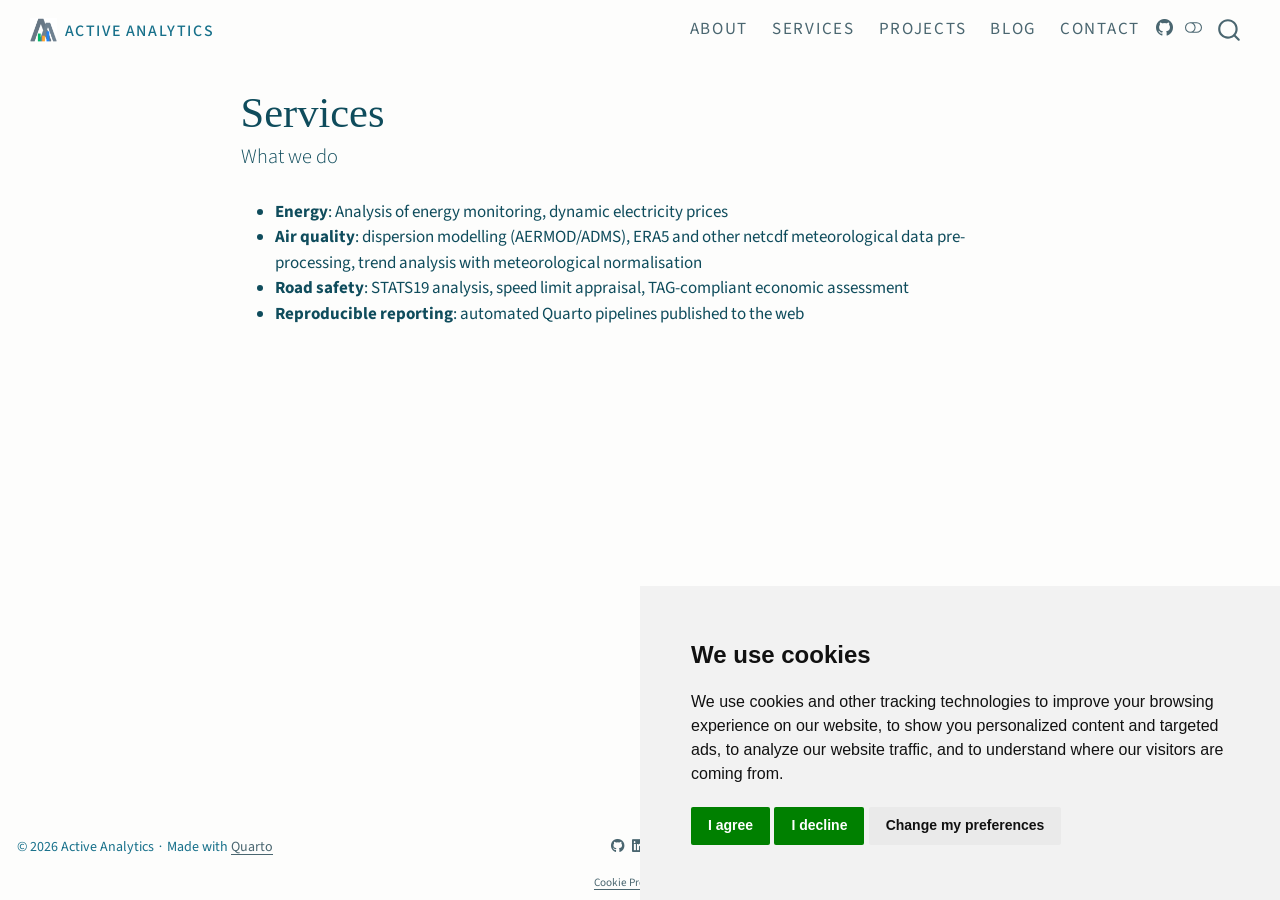
<file: services.html>
<!DOCTYPE html>
<html xmlns="http://www.w3.org/1999/xhtml" lang="en" xml:lang="en"><head>

<meta charset="utf-8">
<meta name="generator" content="quarto-1.8.25">

<meta name="viewport" content="width=device-width, initial-scale=1.0, user-scalable=yes">


<title>Services – Active Analytics</title>
<style>
code{white-space: pre-wrap;}
span.smallcaps{font-variant: small-caps;}
div.columns{display: flex; gap: min(4vw, 1.5em);}
div.column{flex: auto; overflow-x: auto;}
div.hanging-indent{margin-left: 1.5em; text-indent: -1.5em;}
ul.task-list{list-style: none;}
ul.task-list li input[type="checkbox"] {
  width: 0.8em;
  margin: 0 0.8em 0.2em -1em; /* quarto-specific, see https://github.com/quarto-dev/quarto-cli/issues/4556 */ 
  vertical-align: middle;
}
</style>


<script src="site_libs/quarto-nav/quarto-nav.js"></script>
<script src="site_libs/quarto-nav/headroom.min.js"></script>
<script src="site_libs/clipboard/clipboard.min.js"></script>
<script src="site_libs/quarto-search/autocomplete.umd.js"></script>
<script src="site_libs/quarto-search/fuse.min.js"></script>
<script src="site_libs/quarto-search/quarto-search.js"></script>
<meta name="quarto:offset" content="./">
<link href="./media/logo_light.png" rel="icon" type="image/png">
<script src="site_libs/cookie-consent/cookie-consent.js"></script>
<link href="site_libs/cookie-consent/cookie-consent.css" rel="stylesheet">
<script src="site_libs/quarto-html/quarto.js" type="module"></script>
<script src="site_libs/quarto-html/tabsets/tabsets.js" type="module"></script>
<script src="site_libs/quarto-html/axe/axe-check.js" type="module"></script>
<script src="site_libs/quarto-html/popper.min.js"></script>
<script src="site_libs/quarto-html/tippy.umd.min.js"></script>
<script src="site_libs/quarto-html/anchor.min.js"></script>
<link href="site_libs/quarto-html/tippy.css" rel="stylesheet">
<link href="site_libs/quarto-html/quarto-syntax-highlighting-4f0e06b242da9f6f8ffe3bf4e2601da9.css" rel="stylesheet" class="quarto-color-scheme" id="quarto-text-highlighting-styles">
<link href="site_libs/quarto-html/quarto-syntax-highlighting-dark-694885d6bfe1f8d3a02d1ab809d7d0f1.css" rel="stylesheet" class="quarto-color-scheme quarto-color-alternate" id="quarto-text-highlighting-styles">
<link href="site_libs/quarto-html/quarto-syntax-highlighting-4f0e06b242da9f6f8ffe3bf4e2601da9.css" rel="stylesheet" class="quarto-color-scheme-extra" id="quarto-text-highlighting-styles">
<script src="site_libs/bootstrap/bootstrap.min.js"></script>
<link href="site_libs/bootstrap/bootstrap-icons.css" rel="stylesheet">
<link href="site_libs/bootstrap/bootstrap-0e6acac34d0bfa602243c1bfdc23cebd.min.css" rel="stylesheet" append-hash="true" class="quarto-color-scheme" id="quarto-bootstrap" data-mode="light">
<link href="site_libs/bootstrap/bootstrap-dark-3cb31aeb86e52de0964b6e3a5490128e.min.css" rel="stylesheet" append-hash="true" class="quarto-color-scheme quarto-color-alternate" id="quarto-bootstrap" data-mode="dark">
<link href="site_libs/bootstrap/bootstrap-0e6acac34d0bfa602243c1bfdc23cebd.min.css" rel="stylesheet" append-hash="true" class="quarto-color-scheme-extra" id="quarto-bootstrap" data-mode="light">
<link href="site_libs/quarto-contrib/fontawesome6-1.2.0/all.min.css" rel="stylesheet">
<link href="site_libs/quarto-contrib/fontawesome6-1.2.0/latex-fontsize.css" rel="stylesheet">
<script id="quarto-search-options" type="application/json">{
  "location": "navbar",
  "copy-button": false,
  "collapse-after": 3,
  "panel-placement": "end",
  "type": "overlay",
  "limit": 50,
  "keyboard-shortcut": [
    "f",
    "/",
    "s"
  ],
  "show-item-context": false,
  "language": {
    "search-no-results-text": "No results",
    "search-matching-documents-text": "matching documents",
    "search-copy-link-title": "Copy link to search",
    "search-hide-matches-text": "Hide additional matches",
    "search-more-match-text": "more match in this document",
    "search-more-matches-text": "more matches in this document",
    "search-clear-button-title": "Clear",
    "search-text-placeholder": "",
    "search-detached-cancel-button-title": "Cancel",
    "search-submit-button-title": "Submit",
    "search-label": "Search"
  }
}</script>
<script async="" src="https://www.googletagmanager.com/gtag/js?id=G-9ZCEHK2WJV"></script>

<script type="text/plain" cookie-consent="tracking">

window.dataLayer = window.dataLayer || [];
function gtag(){dataLayer.push(arguments);}
gtag('js', new Date());
gtag('config', 'G-9ZCEHK2WJV', { 'anonymize_ip': true});
</script>

<script type="text/javascript" charset="UTF-8">
document.addEventListener('DOMContentLoaded', function () {
cookieconsent.run({
  "notice_banner_type":"simple",
  "consent_type":"express",
  "palette":"light",
  "language":"en",
  "page_load_consent_levels":["strictly-necessary"],
  "notice_banner_reject_button_hide":false,
  "preferences_center_close_button_hide":false,
  "website_name":""
  ,
"language":"en"
  });
});
</script> 
  


</head>

<body class="nav-fixed fullcontent quarto-light"><script id="quarto-html-before-body" type="application/javascript">
    const toggleBodyColorMode = (bsSheetEl) => {
      const mode = bsSheetEl.getAttribute("data-mode");
      const bodyEl = window.document.querySelector("body");
      if (mode === "dark") {
        bodyEl.classList.add("quarto-dark");
        bodyEl.classList.remove("quarto-light");
      } else {
        bodyEl.classList.add("quarto-light");
        bodyEl.classList.remove("quarto-dark");
      }
    }
    const toggleBodyColorPrimary = () => {
      const bsSheetEl = window.document.querySelector("link#quarto-bootstrap:not([rel=disabled-stylesheet])");
      if (bsSheetEl) {
        toggleBodyColorMode(bsSheetEl);
      }
    }
    const setColorSchemeToggle = (alternate) => {
      const toggles = window.document.querySelectorAll('.quarto-color-scheme-toggle');
      for (let i=0; i < toggles.length; i++) {
        const toggle = toggles[i];
        if (toggle) {
          if (alternate) {
            toggle.classList.add("alternate");
          } else {
            toggle.classList.remove("alternate");
          }
        }
      }
    };
    const toggleColorMode = (alternate) => {
      // Switch the stylesheets
      const primaryStylesheets = window.document.querySelectorAll('link.quarto-color-scheme:not(.quarto-color-alternate)');
      const alternateStylesheets = window.document.querySelectorAll('link.quarto-color-scheme.quarto-color-alternate');
      manageTransitions('#quarto-margin-sidebar .nav-link', false);
      if (alternate) {
        // note: dark is layered on light, we don't disable primary!
        enableStylesheet(alternateStylesheets);
        for (const sheetNode of alternateStylesheets) {
          if (sheetNode.id === "quarto-bootstrap") {
            toggleBodyColorMode(sheetNode);
          }
        }
      } else {
        disableStylesheet(alternateStylesheets);
        enableStylesheet(primaryStylesheets)
        toggleBodyColorPrimary();
      }
      manageTransitions('#quarto-margin-sidebar .nav-link', true);
      // Switch the toggles
      setColorSchemeToggle(alternate)
      // Hack to workaround the fact that safari doesn't
      // properly recolor the scrollbar when toggling (#1455)
      if (navigator.userAgent.indexOf('Safari') > 0 && navigator.userAgent.indexOf('Chrome') == -1) {
        manageTransitions("body", false);
        window.scrollTo(0, 1);
        setTimeout(() => {
          window.scrollTo(0, 0);
          manageTransitions("body", true);
        }, 40);
      }
    }
    const disableStylesheet = (stylesheets) => {
      for (let i=0; i < stylesheets.length; i++) {
        const stylesheet = stylesheets[i];
        stylesheet.rel = 'disabled-stylesheet';
      }
    }
    const enableStylesheet = (stylesheets) => {
      for (let i=0; i < stylesheets.length; i++) {
        const stylesheet = stylesheets[i];
        if(stylesheet.rel !== 'stylesheet') { // for Chrome, which will still FOUC without this check
          stylesheet.rel = 'stylesheet';
        }
      }
    }
    const manageTransitions = (selector, allowTransitions) => {
      const els = window.document.querySelectorAll(selector);
      for (let i=0; i < els.length; i++) {
        const el = els[i];
        if (allowTransitions) {
          el.classList.remove('notransition');
        } else {
          el.classList.add('notransition');
        }
      }
    }
    const isFileUrl = () => {
      return window.location.protocol === 'file:';
    }
    const hasAlternateSentinel = () => {
      let styleSentinel = getColorSchemeSentinel();
      if (styleSentinel !== null) {
        return styleSentinel === "alternate";
      } else {
        return false;
      }
    }
    const setStyleSentinel = (alternate) => {
      const value = alternate ? "alternate" : "default";
      if (!isFileUrl()) {
        window.localStorage.setItem("quarto-color-scheme", value);
      } else {
        localAlternateSentinel = value;
      }
    }
    const getColorSchemeSentinel = () => {
      if (!isFileUrl()) {
        const storageValue = window.localStorage.getItem("quarto-color-scheme");
        return storageValue != null ? storageValue : localAlternateSentinel;
      } else {
        return localAlternateSentinel;
      }
    }
    const toggleGiscusIfUsed = (isAlternate, darkModeDefault) => {
      const baseTheme = document.querySelector('#giscus-base-theme')?.value ?? 'light';
      const alternateTheme = document.querySelector('#giscus-alt-theme')?.value ?? 'dark';
      let newTheme = '';
      if(authorPrefersDark) {
        newTheme = isAlternate ? baseTheme : alternateTheme;
      } else {
        newTheme = isAlternate ? alternateTheme : baseTheme;
      }
      const changeGiscusTheme = () => {
        // From: https://github.com/giscus/giscus/issues/336
        const sendMessage = (message) => {
          const iframe = document.querySelector('iframe.giscus-frame');
          if (!iframe) return;
          iframe.contentWindow.postMessage({ giscus: message }, 'https://giscus.app');
        }
        sendMessage({
          setConfig: {
            theme: newTheme
          }
        });
      }
      const isGiscussLoaded = window.document.querySelector('iframe.giscus-frame') !== null;
      if (isGiscussLoaded) {
        changeGiscusTheme();
      }
    };
    const authorPrefersDark = false;
    const darkModeDefault = authorPrefersDark;
      document.querySelector('link#quarto-text-highlighting-styles.quarto-color-scheme-extra').rel = 'disabled-stylesheet';
      document.querySelector('link#quarto-bootstrap.quarto-color-scheme-extra').rel = 'disabled-stylesheet';
    let localAlternateSentinel = darkModeDefault ? 'alternate' : 'default';
    // Dark / light mode switch
    window.quartoToggleColorScheme = () => {
      // Read the current dark / light value
      let toAlternate = !hasAlternateSentinel();
      toggleColorMode(toAlternate);
      setStyleSentinel(toAlternate);
      toggleGiscusIfUsed(toAlternate, darkModeDefault);
      window.dispatchEvent(new Event('resize'));
    };
    // Switch to dark mode if need be
    if (hasAlternateSentinel()) {
      toggleColorMode(true);
    } else {
      toggleColorMode(false);
    }
  </script>

<div id="quarto-search-results"></div>
  <header id="quarto-header" class="headroom fixed-top">
    <nav class="navbar navbar-expand-lg " data-bs-theme="dark">
      <div class="navbar-container container-fluid">
      <div class="navbar-brand-container mx-auto">
    <a href="./index.html" class="navbar-brand navbar-brand-logo">
    <img src="./media/logo_light.png" alt="" class="navbar-logo light-content">
    <img src="./media/logo_light.png" alt="" class="navbar-logo dark-content">
    </a>
    <a class="navbar-brand" href="./index.html">
    <span class="navbar-title">Active Analytics</span>
    </a>
  </div>
            <div id="quarto-search" class="" title="Search"></div>
          <button class="navbar-toggler" type="button" data-bs-toggle="collapse" data-bs-target="#navbarCollapse" aria-controls="navbarCollapse" role="menu" aria-expanded="false" aria-label="Toggle navigation" onclick="if (window.quartoToggleHeadroom) { window.quartoToggleHeadroom(); }">
  <span class="navbar-toggler-icon"></span>
</button>
          <div class="collapse navbar-collapse" id="navbarCollapse">
            <ul class="navbar-nav navbar-nav-scroll ms-auto">
  <li class="nav-item">
    <a class="nav-link" href="./about.html"> 
<span class="menu-text">About</span></a>
  </li>  
  <li class="nav-item">
    <a class="nav-link active" href="./services.html" aria-current="page"> 
<span class="menu-text">Services</span></a>
  </li>  
  <li class="nav-item">
    <a class="nav-link" href="./projects/index.html"> 
<span class="menu-text">Projects</span></a>
  </li>  
  <li class="nav-item">
    <a class="nav-link" href="./blog/index.html"> 
<span class="menu-text">Blog</span></a>
  </li>  
  <li class="nav-item">
    <a class="nav-link" href="./contact.html"> 
<span class="menu-text">Contact</span></a>
  </li>  
</ul>
          </div> <!-- /navcollapse -->
            <div class="quarto-navbar-tools">
    <a href="https://github.com/activeanalytics-nl" title="" class="quarto-navigation-tool px-1" aria-label=""><i class="bi bi-github"></i></a>
  <a href="" class="quarto-color-scheme-toggle quarto-navigation-tool  px-1" onclick="window.quartoToggleColorScheme(); return false;" title="Toggle dark mode"><i class="bi"></i></a>
</div>
      </div> <!-- /container-fluid -->
    </nav>
</header>
<!-- content -->
<div id="quarto-content" class="quarto-container page-columns page-rows-contents page-layout-article page-navbar">
<!-- sidebar -->
<!-- margin-sidebar -->
    
<!-- main -->
<main class="content" id="quarto-document-content">


<header id="title-block-header" class="quarto-title-block default">
<div class="quarto-title">
<h1 class="title">Services</h1>
<p class="subtitle lead">What we do</p>
</div>



<div class="quarto-title-meta">

    
  
    
  </div>
  


</header>


<ul>
<li><strong>Energy</strong>: Analysis of energy monitoring, dynamic electricity prices</li>
<li><strong>Air quality</strong>: dispersion modelling (AERMOD/ADMS), ERA5 and other netcdf meteorological data pre-processing, trend analysis with meteorological normalisation</li>
<li><strong>Road safety</strong>: STATS19 analysis, speed limit appraisal, TAG-compliant economic assessment</li>
<li><strong>Reproducible reporting</strong>: automated Quarto pipelines published to the web</li>
</ul>



<a onclick="window.scrollTo(0, 0); return false;" role="button" id="quarto-back-to-top"><i class="bi bi-arrow-up"></i> Back to top</a></main> <!-- /main -->
<script id="quarto-html-after-body" type="application/javascript">
  window.document.addEventListener("DOMContentLoaded", function (event) {
    // Ensure there is a toggle, if there isn't float one in the top right
    if (window.document.querySelector('.quarto-color-scheme-toggle') === null) {
      const a = window.document.createElement('a');
      a.classList.add('top-right');
      a.classList.add('quarto-color-scheme-toggle');
      a.href = "";
      a.onclick = function() { try { window.quartoToggleColorScheme(); } catch {} return false; };
      const i = window.document.createElement("i");
      i.classList.add('bi');
      a.appendChild(i);
      window.document.body.appendChild(a);
    }
    setColorSchemeToggle(hasAlternateSentinel())
    const icon = "";
    const anchorJS = new window.AnchorJS();
    anchorJS.options = {
      placement: 'right',
      icon: icon
    };
    anchorJS.add('.anchored');
    const isCodeAnnotation = (el) => {
      for (const clz of el.classList) {
        if (clz.startsWith('code-annotation-')) {                     
          return true;
        }
      }
      return false;
    }
    const onCopySuccess = function(e) {
      // button target
      const button = e.trigger;
      // don't keep focus
      button.blur();
      // flash "checked"
      button.classList.add('code-copy-button-checked');
      var currentTitle = button.getAttribute("title");
      button.setAttribute("title", "Copied!");
      let tooltip;
      if (window.bootstrap) {
        button.setAttribute("data-bs-toggle", "tooltip");
        button.setAttribute("data-bs-placement", "left");
        button.setAttribute("data-bs-title", "Copied!");
        tooltip = new bootstrap.Tooltip(button, 
          { trigger: "manual", 
            customClass: "code-copy-button-tooltip",
            offset: [0, -8]});
        tooltip.show();    
      }
      setTimeout(function() {
        if (tooltip) {
          tooltip.hide();
          button.removeAttribute("data-bs-title");
          button.removeAttribute("data-bs-toggle");
          button.removeAttribute("data-bs-placement");
        }
        button.setAttribute("title", currentTitle);
        button.classList.remove('code-copy-button-checked');
      }, 1000);
      // clear code selection
      e.clearSelection();
    }
    const getTextToCopy = function(trigger) {
      const outerScaffold = trigger.parentElement.cloneNode(true);
      const codeEl = outerScaffold.querySelector('code');
      for (const childEl of codeEl.children) {
        if (isCodeAnnotation(childEl)) {
          childEl.remove();
        }
      }
      return codeEl.innerText;
    }
    const clipboard = new window.ClipboardJS('.code-copy-button:not([data-in-quarto-modal])', {
      text: getTextToCopy
    });
    clipboard.on('success', onCopySuccess);
    if (window.document.getElementById('quarto-embedded-source-code-modal')) {
      const clipboardModal = new window.ClipboardJS('.code-copy-button[data-in-quarto-modal]', {
        text: getTextToCopy,
        container: window.document.getElementById('quarto-embedded-source-code-modal')
      });
      clipboardModal.on('success', onCopySuccess);
    }
      var localhostRegex = new RegExp(/^(?:http|https):\/\/localhost\:?[0-9]*\//);
      var mailtoRegex = new RegExp(/^mailto:/);
        var filterRegex = new RegExp("https:\/\/activeanalytics\.nl");
      var isInternal = (href) => {
          return filterRegex.test(href) || localhostRegex.test(href) || mailtoRegex.test(href);
      }
      // Inspect non-navigation links and adorn them if external
     var links = window.document.querySelectorAll('a[href]:not(.nav-link):not(.navbar-brand):not(.toc-action):not(.sidebar-link):not(.sidebar-item-toggle):not(.pagination-link):not(.no-external):not([aria-hidden]):not(.dropdown-item):not(.quarto-navigation-tool):not(.about-link)');
      for (var i=0; i<links.length; i++) {
        const link = links[i];
        if (!isInternal(link.href)) {
          // undo the damage that might have been done by quarto-nav.js in the case of
          // links that we want to consider external
          if (link.dataset.originalHref !== undefined) {
            link.href = link.dataset.originalHref;
          }
        }
      }
    function tippyHover(el, contentFn, onTriggerFn, onUntriggerFn) {
      const config = {
        allowHTML: true,
        maxWidth: 500,
        delay: 100,
        arrow: false,
        appendTo: function(el) {
            return el.parentElement;
        },
        interactive: true,
        interactiveBorder: 10,
        theme: 'quarto',
        placement: 'bottom-start',
      };
      if (contentFn) {
        config.content = contentFn;
      }
      if (onTriggerFn) {
        config.onTrigger = onTriggerFn;
      }
      if (onUntriggerFn) {
        config.onUntrigger = onUntriggerFn;
      }
      window.tippy(el, config); 
    }
    const noterefs = window.document.querySelectorAll('a[role="doc-noteref"]');
    for (var i=0; i<noterefs.length; i++) {
      const ref = noterefs[i];
      tippyHover(ref, function() {
        // use id or data attribute instead here
        let href = ref.getAttribute('data-footnote-href') || ref.getAttribute('href');
        try { href = new URL(href).hash; } catch {}
        const id = href.replace(/^#\/?/, "");
        const note = window.document.getElementById(id);
        if (note) {
          return note.innerHTML;
        } else {
          return "";
        }
      });
    }
    const xrefs = window.document.querySelectorAll('a.quarto-xref');
    const processXRef = (id, note) => {
      // Strip column container classes
      const stripColumnClz = (el) => {
        el.classList.remove("page-full", "page-columns");
        if (el.children) {
          for (const child of el.children) {
            stripColumnClz(child);
          }
        }
      }
      stripColumnClz(note)
      if (id === null || id.startsWith('sec-')) {
        // Special case sections, only their first couple elements
        const container = document.createElement("div");
        if (note.children && note.children.length > 2) {
          container.appendChild(note.children[0].cloneNode(true));
          for (let i = 1; i < note.children.length; i++) {
            const child = note.children[i];
            if (child.tagName === "P" && child.innerText === "") {
              continue;
            } else {
              container.appendChild(child.cloneNode(true));
              break;
            }
          }
          if (window.Quarto?.typesetMath) {
            window.Quarto.typesetMath(container);
          }
          return container.innerHTML
        } else {
          if (window.Quarto?.typesetMath) {
            window.Quarto.typesetMath(note);
          }
          return note.innerHTML;
        }
      } else {
        // Remove any anchor links if they are present
        const anchorLink = note.querySelector('a.anchorjs-link');
        if (anchorLink) {
          anchorLink.remove();
        }
        if (window.Quarto?.typesetMath) {
          window.Quarto.typesetMath(note);
        }
        if (note.classList.contains("callout")) {
          return note.outerHTML;
        } else {
          return note.innerHTML;
        }
      }
    }
    for (var i=0; i<xrefs.length; i++) {
      const xref = xrefs[i];
      tippyHover(xref, undefined, function(instance) {
        instance.disable();
        let url = xref.getAttribute('href');
        let hash = undefined; 
        if (url.startsWith('#')) {
          hash = url;
        } else {
          try { hash = new URL(url).hash; } catch {}
        }
        if (hash) {
          const id = hash.replace(/^#\/?/, "");
          const note = window.document.getElementById(id);
          if (note !== null) {
            try {
              const html = processXRef(id, note.cloneNode(true));
              instance.setContent(html);
            } finally {
              instance.enable();
              instance.show();
            }
          } else {
            // See if we can fetch this
            fetch(url.split('#')[0])
            .then(res => res.text())
            .then(html => {
              const parser = new DOMParser();
              const htmlDoc = parser.parseFromString(html, "text/html");
              const note = htmlDoc.getElementById(id);
              if (note !== null) {
                const html = processXRef(id, note);
                instance.setContent(html);
              } 
            }).finally(() => {
              instance.enable();
              instance.show();
            });
          }
        } else {
          // See if we can fetch a full url (with no hash to target)
          // This is a special case and we should probably do some content thinning / targeting
          fetch(url)
          .then(res => res.text())
          .then(html => {
            const parser = new DOMParser();
            const htmlDoc = parser.parseFromString(html, "text/html");
            const note = htmlDoc.querySelector('main.content');
            if (note !== null) {
              // This should only happen for chapter cross references
              // (since there is no id in the URL)
              // remove the first header
              if (note.children.length > 0 && note.children[0].tagName === "HEADER") {
                note.children[0].remove();
              }
              const html = processXRef(null, note);
              instance.setContent(html);
            } 
          }).finally(() => {
            instance.enable();
            instance.show();
          });
        }
      }, function(instance) {
      });
    }
        let selectedAnnoteEl;
        const selectorForAnnotation = ( cell, annotation) => {
          let cellAttr = 'data-code-cell="' + cell + '"';
          let lineAttr = 'data-code-annotation="' +  annotation + '"';
          const selector = 'span[' + cellAttr + '][' + lineAttr + ']';
          return selector;
        }
        const selectCodeLines = (annoteEl) => {
          const doc = window.document;
          const targetCell = annoteEl.getAttribute("data-target-cell");
          const targetAnnotation = annoteEl.getAttribute("data-target-annotation");
          const annoteSpan = window.document.querySelector(selectorForAnnotation(targetCell, targetAnnotation));
          const lines = annoteSpan.getAttribute("data-code-lines").split(",");
          const lineIds = lines.map((line) => {
            return targetCell + "-" + line;
          })
          let top = null;
          let height = null;
          let parent = null;
          if (lineIds.length > 0) {
              //compute the position of the single el (top and bottom and make a div)
              const el = window.document.getElementById(lineIds[0]);
              top = el.offsetTop;
              height = el.offsetHeight;
              parent = el.parentElement.parentElement;
            if (lineIds.length > 1) {
              const lastEl = window.document.getElementById(lineIds[lineIds.length - 1]);
              const bottom = lastEl.offsetTop + lastEl.offsetHeight;
              height = bottom - top;
            }
            if (top !== null && height !== null && parent !== null) {
              // cook up a div (if necessary) and position it 
              let div = window.document.getElementById("code-annotation-line-highlight");
              if (div === null) {
                div = window.document.createElement("div");
                div.setAttribute("id", "code-annotation-line-highlight");
                div.style.position = 'absolute';
                parent.appendChild(div);
              }
              div.style.top = top - 2 + "px";
              div.style.height = height + 4 + "px";
              div.style.left = 0;
              let gutterDiv = window.document.getElementById("code-annotation-line-highlight-gutter");
              if (gutterDiv === null) {
                gutterDiv = window.document.createElement("div");
                gutterDiv.setAttribute("id", "code-annotation-line-highlight-gutter");
                gutterDiv.style.position = 'absolute';
                const codeCell = window.document.getElementById(targetCell);
                const gutter = codeCell.querySelector('.code-annotation-gutter');
                gutter.appendChild(gutterDiv);
              }
              gutterDiv.style.top = top - 2 + "px";
              gutterDiv.style.height = height + 4 + "px";
            }
            selectedAnnoteEl = annoteEl;
          }
        };
        const unselectCodeLines = () => {
          const elementsIds = ["code-annotation-line-highlight", "code-annotation-line-highlight-gutter"];
          elementsIds.forEach((elId) => {
            const div = window.document.getElementById(elId);
            if (div) {
              div.remove();
            }
          });
          selectedAnnoteEl = undefined;
        };
          // Handle positioning of the toggle
      window.addEventListener(
        "resize",
        throttle(() => {
          elRect = undefined;
          if (selectedAnnoteEl) {
            selectCodeLines(selectedAnnoteEl);
          }
        }, 10)
      );
      function throttle(fn, ms) {
      let throttle = false;
      let timer;
        return (...args) => {
          if(!throttle) { // first call gets through
              fn.apply(this, args);
              throttle = true;
          } else { // all the others get throttled
              if(timer) clearTimeout(timer); // cancel #2
              timer = setTimeout(() => {
                fn.apply(this, args);
                timer = throttle = false;
              }, ms);
          }
        };
      }
        // Attach click handler to the DT
        const annoteDls = window.document.querySelectorAll('dt[data-target-cell]');
        for (const annoteDlNode of annoteDls) {
          annoteDlNode.addEventListener('click', (event) => {
            const clickedEl = event.target;
            if (clickedEl !== selectedAnnoteEl) {
              unselectCodeLines();
              const activeEl = window.document.querySelector('dt[data-target-cell].code-annotation-active');
              if (activeEl) {
                activeEl.classList.remove('code-annotation-active');
              }
              selectCodeLines(clickedEl);
              clickedEl.classList.add('code-annotation-active');
            } else {
              // Unselect the line
              unselectCodeLines();
              clickedEl.classList.remove('code-annotation-active');
            }
          });
        }
    const findCites = (el) => {
      const parentEl = el.parentElement;
      if (parentEl) {
        const cites = parentEl.dataset.cites;
        if (cites) {
          return {
            el,
            cites: cites.split(' ')
          };
        } else {
          return findCites(el.parentElement)
        }
      } else {
        return undefined;
      }
    };
    var bibliorefs = window.document.querySelectorAll('a[role="doc-biblioref"]');
    for (var i=0; i<bibliorefs.length; i++) {
      const ref = bibliorefs[i];
      const citeInfo = findCites(ref);
      if (citeInfo) {
        tippyHover(citeInfo.el, function() {
          var popup = window.document.createElement('div');
          citeInfo.cites.forEach(function(cite) {
            var citeDiv = window.document.createElement('div');
            citeDiv.classList.add('hanging-indent');
            citeDiv.classList.add('csl-entry');
            var biblioDiv = window.document.getElementById('ref-' + cite);
            if (biblioDiv) {
              citeDiv.innerHTML = biblioDiv.innerHTML;
            }
            popup.appendChild(citeDiv);
          });
          return popup.innerHTML;
        });
      }
    }
  });
  </script>
</div> <!-- /content -->
<footer class="footer">
  <div class="nav-footer">
    <div class="nav-footer-left">
<p>© 2026 Active Analytics ∙ Made with <a href="https://quarto.org">Quarto</a></p>
</div>   
    <div class="nav-footer-center">
<p><a class="link-dark me-1" href="https://github.com/activeanalytics-nl" title="GitHub" target="_blank" rel="noopener"><i class="fa-brands fa-github" aria-label="github"></i></a> <a class="link-dark me-1" href="https://linkedin.com/company/activeanalytics" title="LinkedIn" target="_blank" rel="noopener"><i class="fa-brands fa-linkedin" aria-label="linkedin"></i></a> <a class="link-dark me-1" href="contact.html" title="Email"><i class="fa-solid fa-envelope" aria-label="envelope"></i></a></p>
<div class="cookie-consent-footer"><a href="#" id="open_preferences_center">Cookie Preferences</a></div></div>
    <div class="nav-footer-right">
      <ul class="footer-items list-unstyled">
    <li class="nav-item compact">
    <a class="nav-link" href="./blog/index.xml">
      <i class="bi bi-rss" role="img">
</i> 
    </a>
  </li>  
</ul>
    </div>
  </div>
</footer>




</body></html>
</file>
<file: site_libs/cookie-consent/cookie-consent.css>
div.cookie-consent-footer {
  font-size: 0.8em;
  text-decoration: none;
}
</file>
<file: site_libs/quarto-html/tippy.css>
.tippy-box[data-animation=fade][data-state=hidden]{opacity:0}[data-tippy-root]{max-width:calc(100vw - 10px)}.tippy-box{position:relative;background-color:#333;color:#fff;border-radius:4px;font-size:14px;line-height:1.4;white-space:normal;outline:0;transition-property:transform,visibility,opacity}.tippy-box[data-placement^=top]>.tippy-arrow{bottom:0}.tippy-box[data-placement^=top]>.tippy-arrow:before{bottom:-7px;left:0;border-width:8px 8px 0;border-top-color:initial;transform-origin:center top}.tippy-box[data-placement^=bottom]>.tippy-arrow{top:0}.tippy-box[data-placement^=bottom]>.tippy-arrow:before{top:-7px;left:0;border-width:0 8px 8px;border-bottom-color:initial;transform-origin:center bottom}.tippy-box[data-placement^=left]>.tippy-arrow{right:0}.tippy-box[data-placement^=left]>.tippy-arrow:before{border-width:8px 0 8px 8px;border-left-color:initial;right:-7px;transform-origin:center left}.tippy-box[data-placement^=right]>.tippy-arrow{left:0}.tippy-box[data-placement^=right]>.tippy-arrow:before{left:-7px;border-width:8px 8px 8px 0;border-right-color:initial;transform-origin:center right}.tippy-box[data-inertia][data-state=visible]{transition-timing-function:cubic-bezier(.54,1.5,.38,1.11)}.tippy-arrow{width:16px;height:16px;color:#333}.tippy-arrow:before{content:"";position:absolute;border-color:transparent;border-style:solid}.tippy-content{position:relative;padding:5px 9px;z-index:1}
</file>
<file: site_libs/quarto-html/quarto-syntax-highlighting-4f0e06b242da9f6f8ffe3bf4e2601da9.css>
/* quarto syntax highlight colors */
:root {
  --quarto-hl-ot-color: #d91e18;
  --quarto-hl-at-color: #a55a00;
  --quarto-hl-ss-color: #008000;
  --quarto-hl-an-color: #696969;
  --quarto-hl-fu-color: #06287e;
  --quarto-hl-st-color: #008000;
  --quarto-hl-cf-color: #d91e18;
  --quarto-hl-op-color: #00769e;
  --quarto-hl-er-color: #7928a1;
  --quarto-hl-bn-color: #7928a1;
  --quarto-hl-al-color: #7928a1;
  --quarto-hl-va-color: #a55a00;
  --quarto-hl-bu-color: inherit;
  --quarto-hl-ex-color: inherit;
  --quarto-hl-pp-color: #7928a1;
  --quarto-hl-in-color: #696969;
  --quarto-hl-vs-color: #008000;
  --quarto-hl-wa-color: #696969;
  --quarto-hl-do-color: #696969;
  --quarto-hl-im-color: inherit;
  --quarto-hl-ch-color: #008000;
  --quarto-hl-dt-color: #7928a1;
  --quarto-hl-fl-color: #a55a00;
  --quarto-hl-co-color: #696969;
  --quarto-hl-cv-color: #696969;
  --quarto-hl-cn-color: #d91e18;
  --quarto-hl-sc-color: #00769e;
  --quarto-hl-dv-color: #7928a1;
  --quarto-hl-kw-color: #d91e18;
}

/* other quarto variables */
:root {
  --quarto-font-monospace: "Dank Mono", SFMono-Regular, Menlo, Monaco, Consolas, "Liberation Mono", "Courier New", monospace;
}

/* syntax highlight based on Pandoc's rules */
pre > code.sourceCode > span {
  color: #545454;
}

code.sourceCode > span {
  color: #545454;
}

div.sourceCode,
div.sourceCode pre.sourceCode {
  color: #545454;
}

/* Normal */
code span {
  color: #545454;
}

/* Alert */
code span.al {
  color: #7928a1;
  font-style: inherit;
}

/* Annotation */
code span.an {
  color: #696969;
  font-style: inherit;
}

/* Attribute */
code span.at {
  color: #a55a00;
  font-style: inherit;
}

/* BaseN */
code span.bn {
  color: #7928a1;
  font-style: inherit;
}

/* BuiltIn */
code span.bu {
  font-style: inherit;
}

/* ControlFlow */
code span.cf {
  color: #d91e18;
  font-style: inherit;
}

/* Char */
code span.ch {
  color: #008000;
  font-style: inherit;
}

/* Constant */
code span.cn {
  color: #d91e18;
  font-style: inherit;
}

/* Comment */
code span.co {
  color: #696969;
  font-style: inherit;
}

/* CommentVar */
code span.cv {
  color: #696969;
  font-style: italic;
}

/* Documentation */
code span.do {
  color: #696969;
  font-style: italic;
}

/* DataType */
code span.dt {
  color: #7928a1;
  font-style: inherit;
}

/* DecVal */
code span.dv {
  color: #7928a1;
  font-style: inherit;
}

/* Error */
code span.er {
  color: #7928a1;
  font-style: inherit;
}

/* Extension */
code span.ex {
  font-style: inherit;
}

/* Float */
code span.fl {
  color: #a55a00;
  font-style: inherit;
}

/* Function */
code span.fu {
  color: #06287e;
  font-style: inherit;
}

/* Import */
code span.im {
  font-style: inherit;
}

/* Information */
code span.in {
  color: #696969;
  font-style: inherit;
}

/* Keyword */
code span.kw {
  color: #d91e18;
  font-style: inherit;
}

/* Operator */
code span.op {
  color: #00769e;
  font-style: inherit;
}

/* Other */
code span.ot {
  color: #d91e18;
  font-style: inherit;
}

/* Preprocessor */
code span.pp {
  color: #7928a1;
  font-style: inherit;
}

/* SpecialChar */
code span.sc {
  color: #00769e;
  font-style: inherit;
}

/* SpecialString */
code span.ss {
  color: #008000;
  font-style: inherit;
}

/* String */
code span.st {
  color: #008000;
  font-style: inherit;
}

/* Variable */
code span.va {
  color: #a55a00;
  font-style: inherit;
}

/* VerbatimString */
code span.vs {
  color: #008000;
  font-style: inherit;
}

/* Warning */
code span.wa {
  color: #696969;
  font-style: italic;
}

.prevent-inlining {
  content: "</";
}

/*# sourceMappingURL=a325df5c01242dbf47e949fdfc3cc7e9.css.map */
</file>
<file: site_libs/quarto-html/quarto-syntax-highlighting-dark-694885d6bfe1f8d3a02d1ab809d7d0f1.css>
/* quarto syntax highlight colors */
:root {
  --quarto-hl-ot-color: #ffa07a;
  --quarto-hl-at-color: #ffd700;
  --quarto-hl-ss-color: #abe338;
  --quarto-hl-an-color: #d4d0ab;
  --quarto-hl-fu-color: #ffd700;
  --quarto-hl-st-color: #abe338;
  --quarto-hl-cf-color: #ffa07a;
  --quarto-hl-op-color: #00e0e0;
  --quarto-hl-er-color: #dcc6e0;
  --quarto-hl-bn-color: #dcc6e0;
  --quarto-hl-al-color: #dcc6e0;
  --quarto-hl-va-color: #f5ab35;
  --quarto-hl-bu-color: #f5ab35;
  --quarto-hl-ex-color: #ffd700;
  --quarto-hl-pp-color: #dcc6e0;
  --quarto-hl-in-color: #d4d0ab;
  --quarto-hl-vs-color: #abe338;
  --quarto-hl-wa-color: #d4d0ab;
  --quarto-hl-do-color: #d4d0ab;
  --quarto-hl-ch-color: #abe338;
  --quarto-hl-dt-color: #dcc6e0;
  --quarto-hl-fl-color: #f5ab35;
  --quarto-hl-co-color: #d4d0ab;
  --quarto-hl-cv-color: #d4d0ab;
  --quarto-hl-cn-color: #ffa07a;
  --quarto-hl-sc-color: #00e0e0;
  --quarto-hl-dv-color: #dcc6e0;
  --quarto-hl-kw-color: #ffa07a;
}

/* other quarto variables */
:root {
  --quarto-font-monospace: "Dank Mono", SFMono-Regular, Menlo, Monaco, Consolas, "Liberation Mono", "Courier New", monospace;
}

/* syntax highlight based on Pandoc's rules */
pre > code.sourceCode > span {
  color: #f8f8f2;
}

code.sourceCode > span {
  color: #f8f8f2;
}

div.sourceCode,
div.sourceCode pre.sourceCode {
  color: #f8f8f2;
}

/* Normal */
code span {
  color: #f8f8f2;
}

/* Alert */
code span.al {
  color: #dcc6e0;
  font-style: inherit;
}

/* Annotation */
code span.an {
  color: #d4d0ab;
  font-style: inherit;
}

/* Attribute */
code span.at {
  color: #ffd700;
  font-style: inherit;
}

/* BaseN */
code span.bn {
  color: #dcc6e0;
  font-style: inherit;
}

/* BuiltIn */
code span.bu {
  color: #f5ab35;
  font-style: inherit;
}

/* ControlFlow */
code span.cf {
  color: #ffa07a;
  font-style: inherit;
}

/* Char */
code span.ch {
  color: #abe338;
  font-style: inherit;
}

/* Constant */
code span.cn {
  color: #ffa07a;
  font-style: inherit;
}

/* Comment */
code span.co {
  color: #d4d0ab;
  font-style: inherit;
}

/* CommentVar */
code span.cv {
  color: #d4d0ab;
  font-style: italic;
}

/* Documentation */
code span.do {
  color: #d4d0ab;
  font-style: italic;
}

/* DataType */
code span.dt {
  color: #dcc6e0;
  font-style: inherit;
}

/* DecVal */
code span.dv {
  color: #dcc6e0;
  font-style: inherit;
}

/* Error */
code span.er {
  color: #dcc6e0;
  font-style: inherit;
}

/* Extension */
code span.ex {
  color: #ffd700;
  font-style: inherit;
}

/* Float */
code span.fl {
  color: #f5ab35;
  font-style: inherit;
}

/* Function */
code span.fu {
  color: #ffd700;
  font-style: inherit;
}

/* Import */
code span.im {
  font-style: inherit;
}

/* Information */
code span.in {
  color: #d4d0ab;
  font-style: inherit;
}

/* Keyword */
code span.kw {
  color: #ffa07a;
  font-style: inherit;
}

/* Operator */
code span.op {
  color: #00e0e0;
  font-style: inherit;
}

/* Other */
code span.ot {
  color: #ffa07a;
  font-style: inherit;
}

/* Preprocessor */
code span.pp {
  color: #dcc6e0;
  font-style: inherit;
}

/* SpecialChar */
code span.sc {
  color: #00e0e0;
  font-style: inherit;
}

/* SpecialString */
code span.ss {
  color: #abe338;
  font-style: inherit;
}

/* String */
code span.st {
  color: #abe338;
  font-style: inherit;
}

/* Variable */
code span.va {
  color: #f5ab35;
  font-style: inherit;
}

/* VerbatimString */
code span.vs {
  color: #abe338;
  font-style: inherit;
}

/* Warning */
code span.wa {
  color: #d4d0ab;
  font-style: italic;
}

.prevent-inlining {
  content: "</";
}

/*# sourceMappingURL=3265c1c72063c2c3be852438b1f9e5fc.css.map */
</file>
<file: site_libs/quarto-contrib/fontawesome6-1.2.0/latex-fontsize.css>
.fa-tiny {
  font-size: 0.5em;
}
.fa-scriptsize {
  font-size: 0.7em;
}
.fa-footnotesize {
  font-size: 0.8em;
}
.fa-small {
  font-size: 0.9em;
}
.fa-normalsize {
  font-size: 1em;
}
.fa-large {
  font-size: 1.2em;
}
.fa-Large {
  font-size: 1.5em;
}
.fa-LARGE {
  font-size: 1.75em;
}
.fa-huge {
  font-size: 2em;
}
.fa-Huge {
  font-size: 2.5em;
}
</file>
<file: site_libs/quarto-diagram/mermaid.css>
.mermaidTooltip {
  position: absolute;
  text-align: center;
  max-width: 200px;
  padding: 2px;
  font-family: "trebuchet ms", verdana, arial;
  font-size: 12px;
  background: #ffffde;
  border: 1px solid #aaaa33;
  border-radius: 2px;
  pointer-events: none;
  z-index: 1000;
}
</file>
